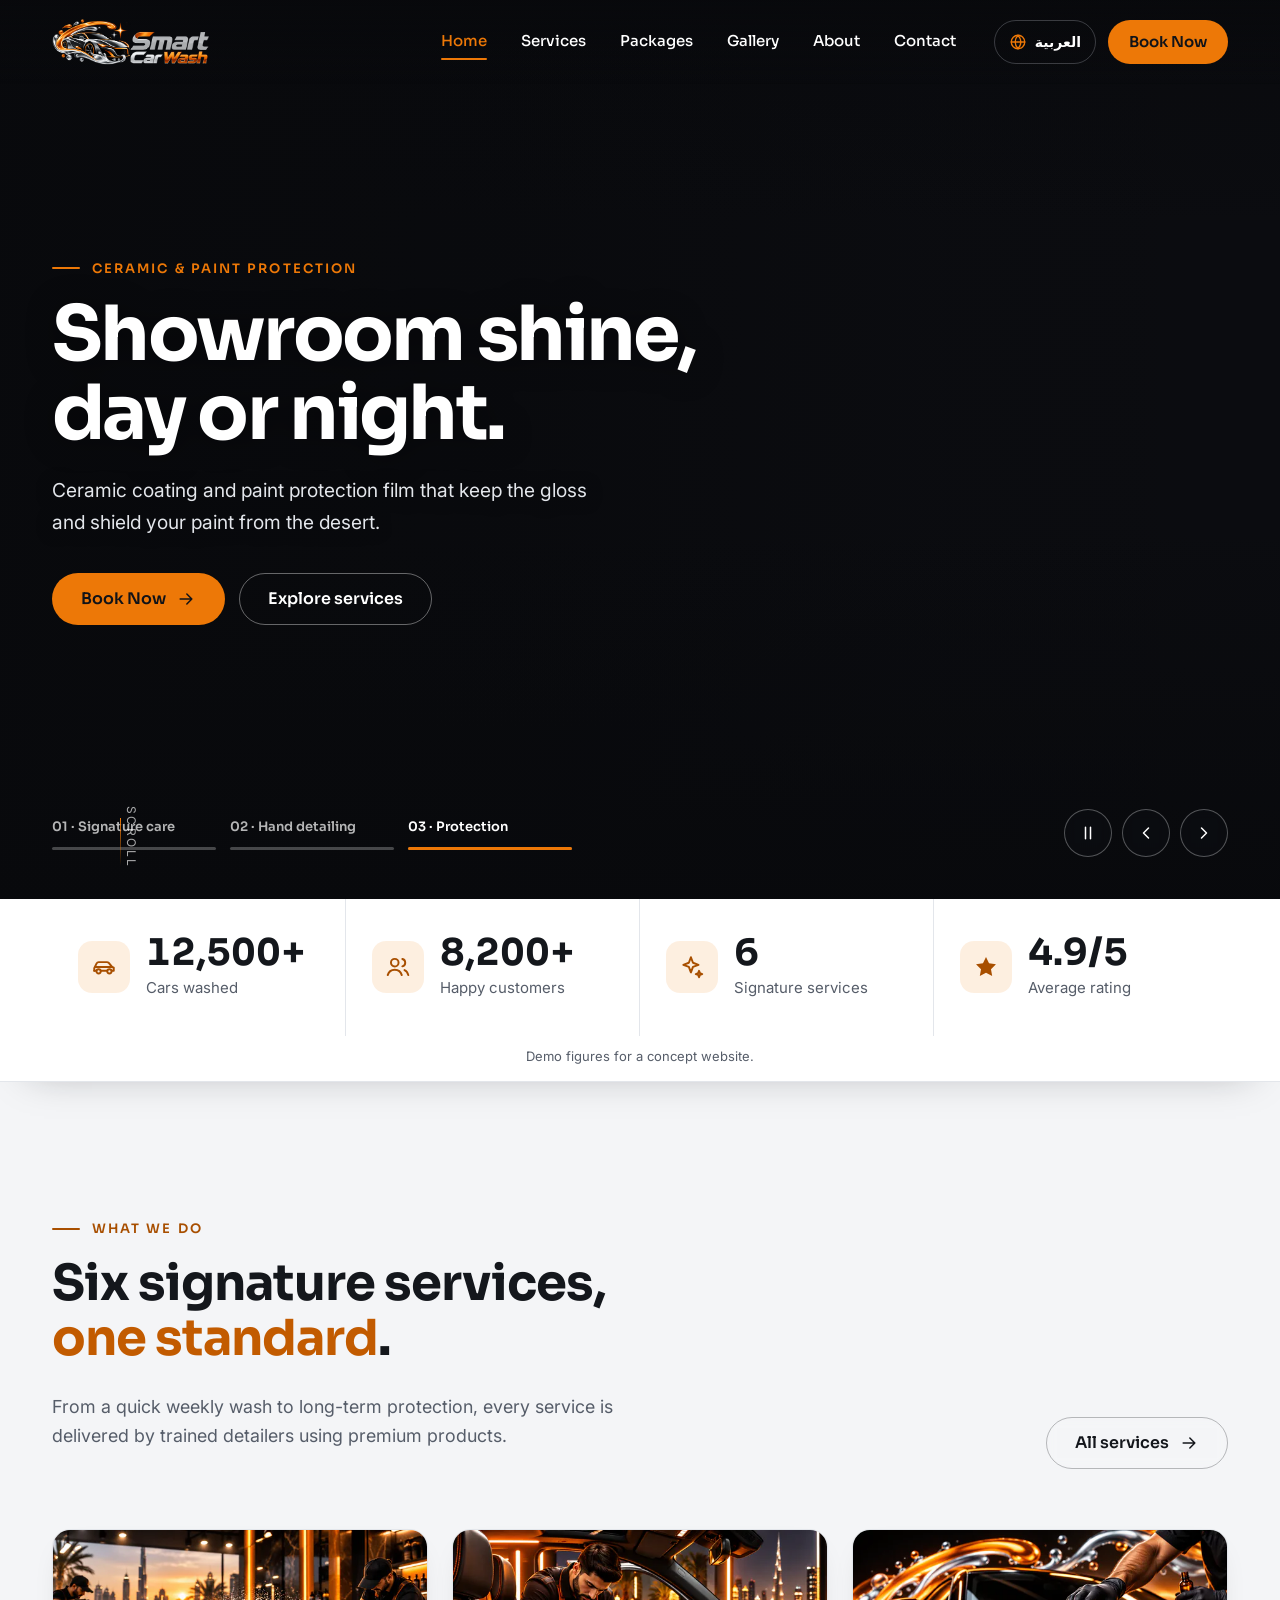
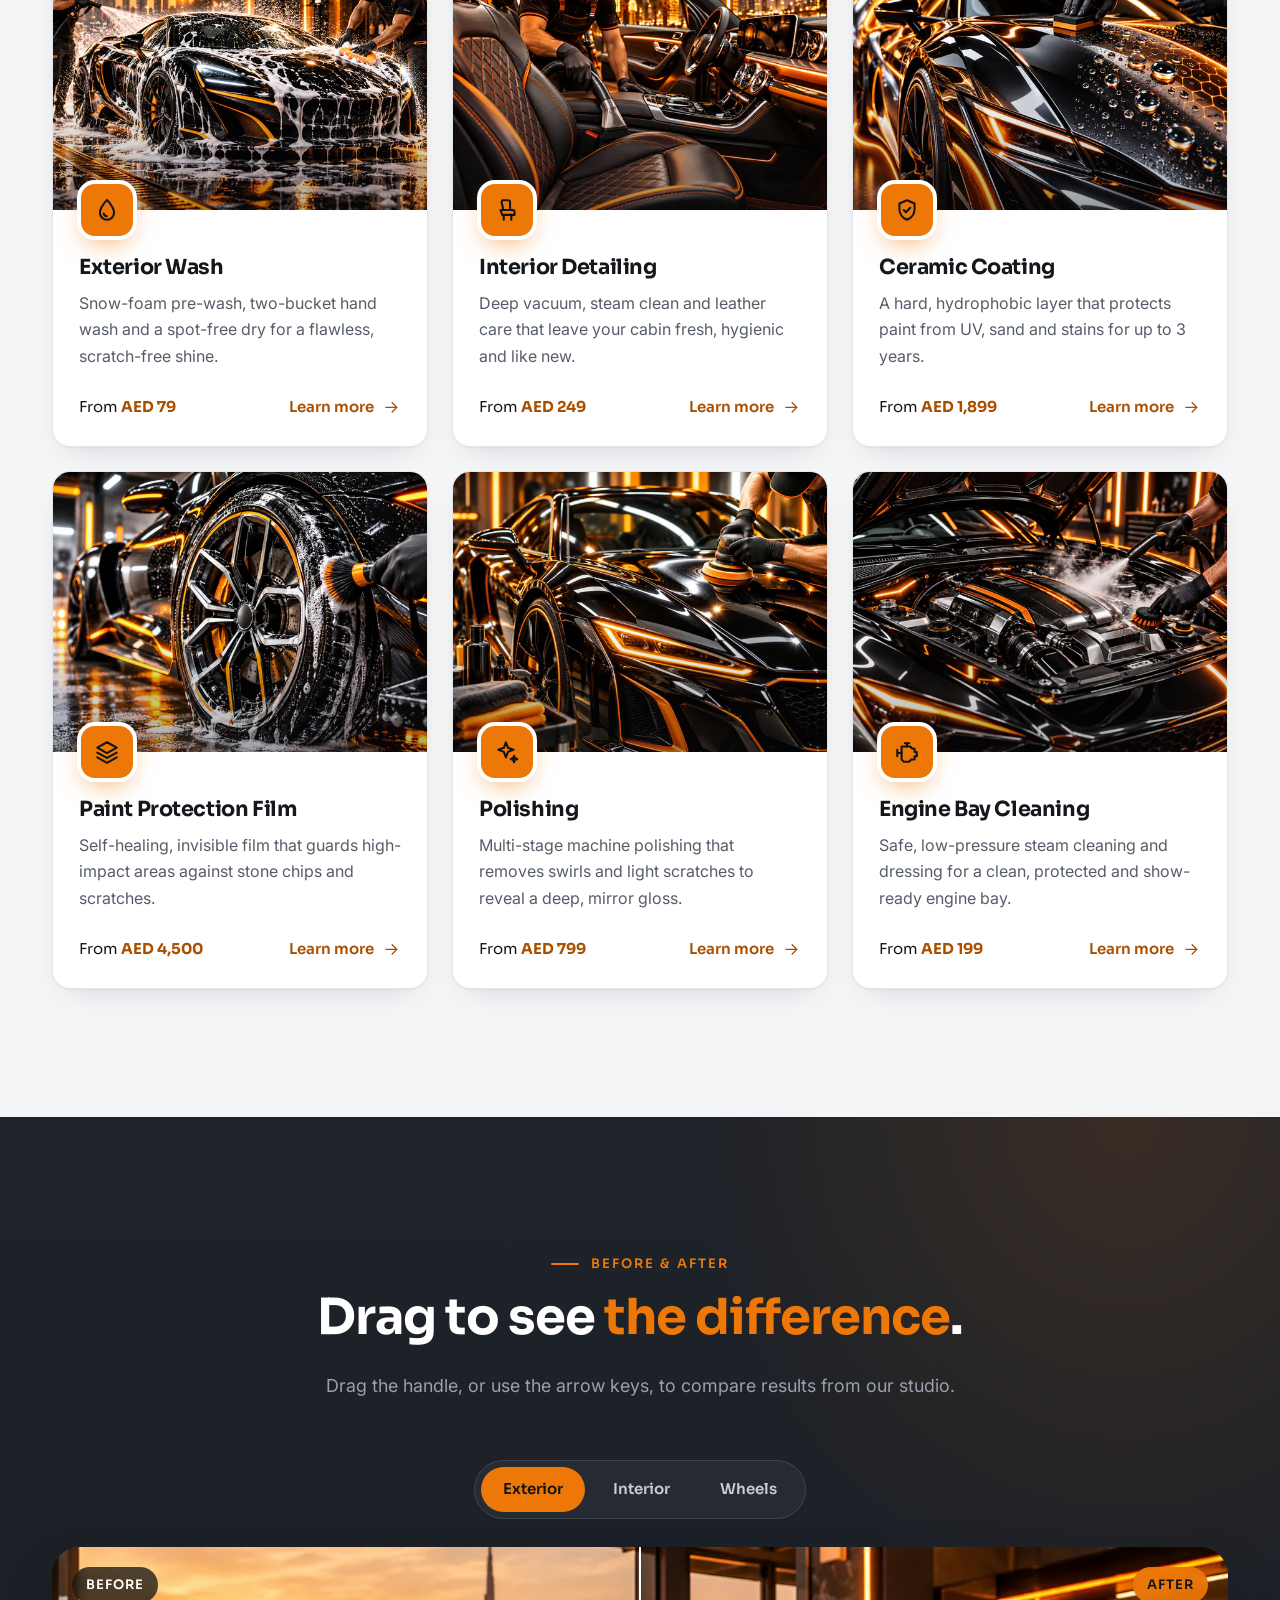
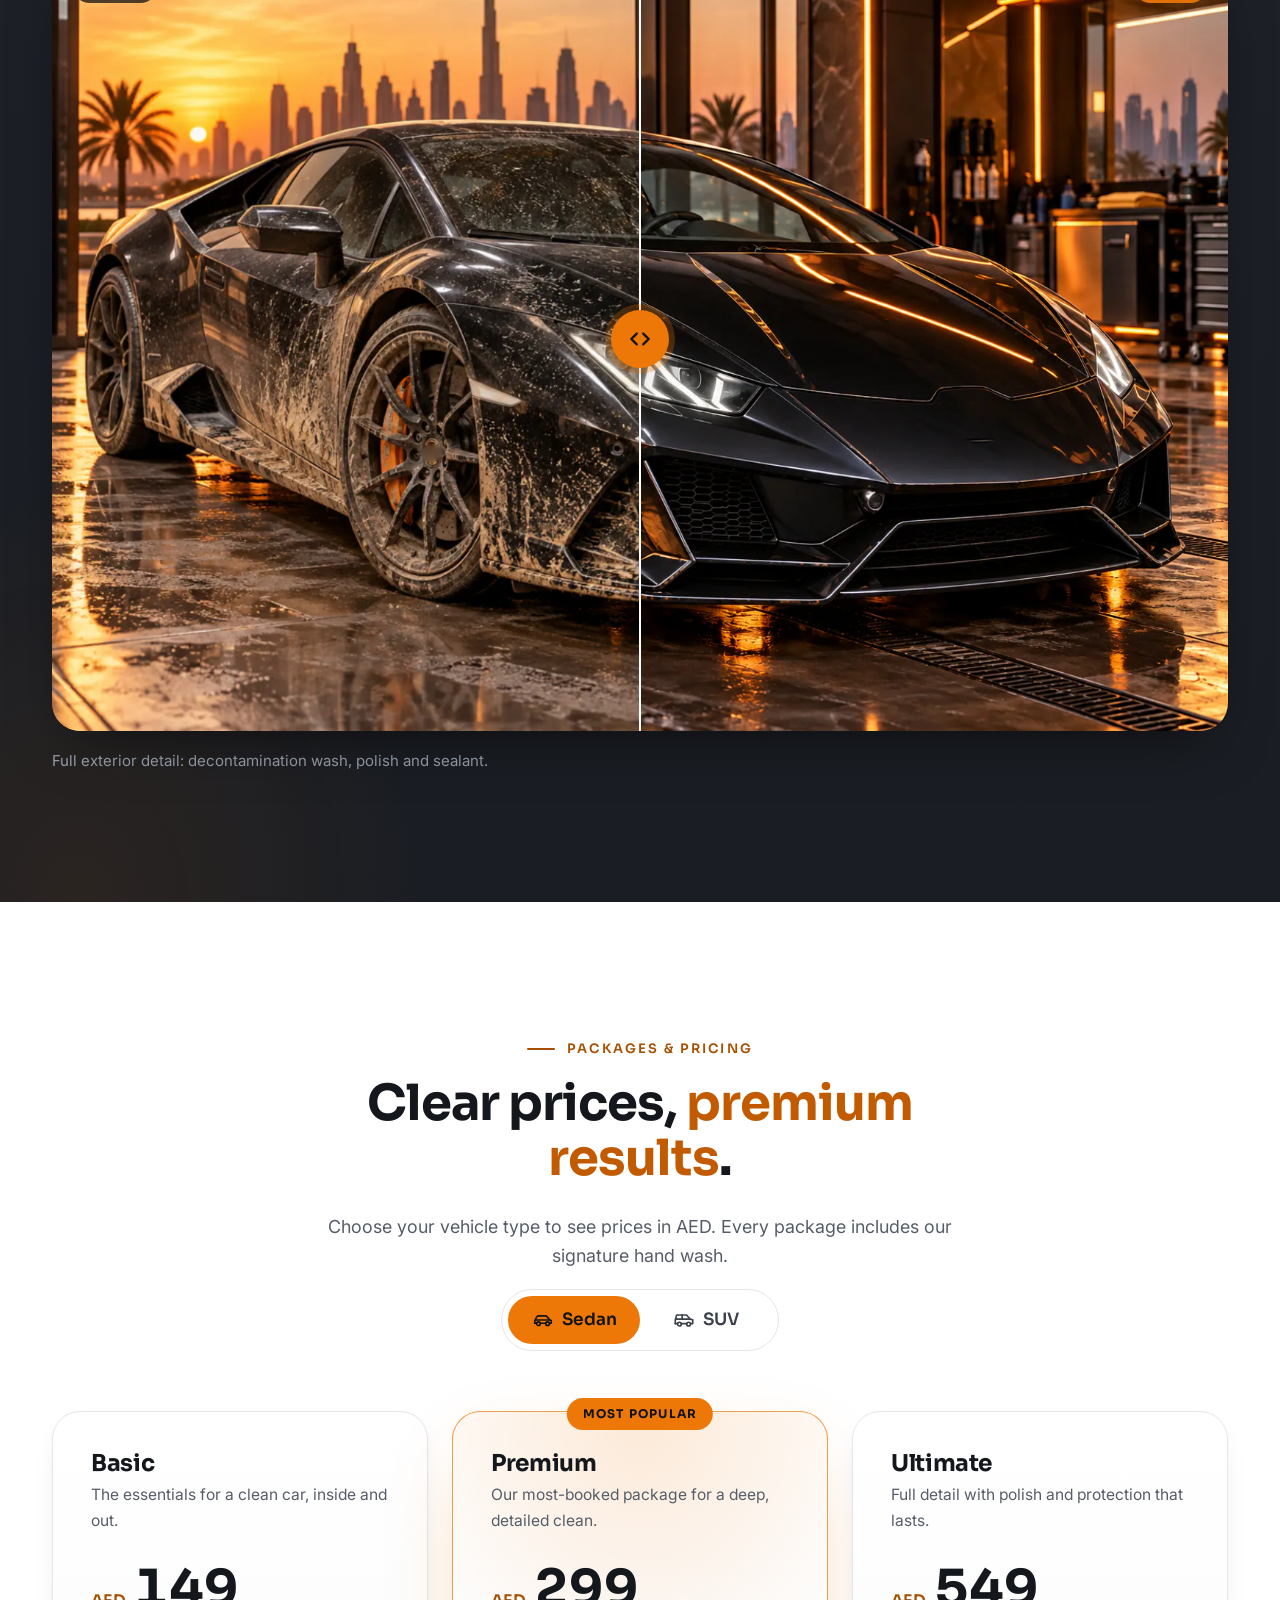
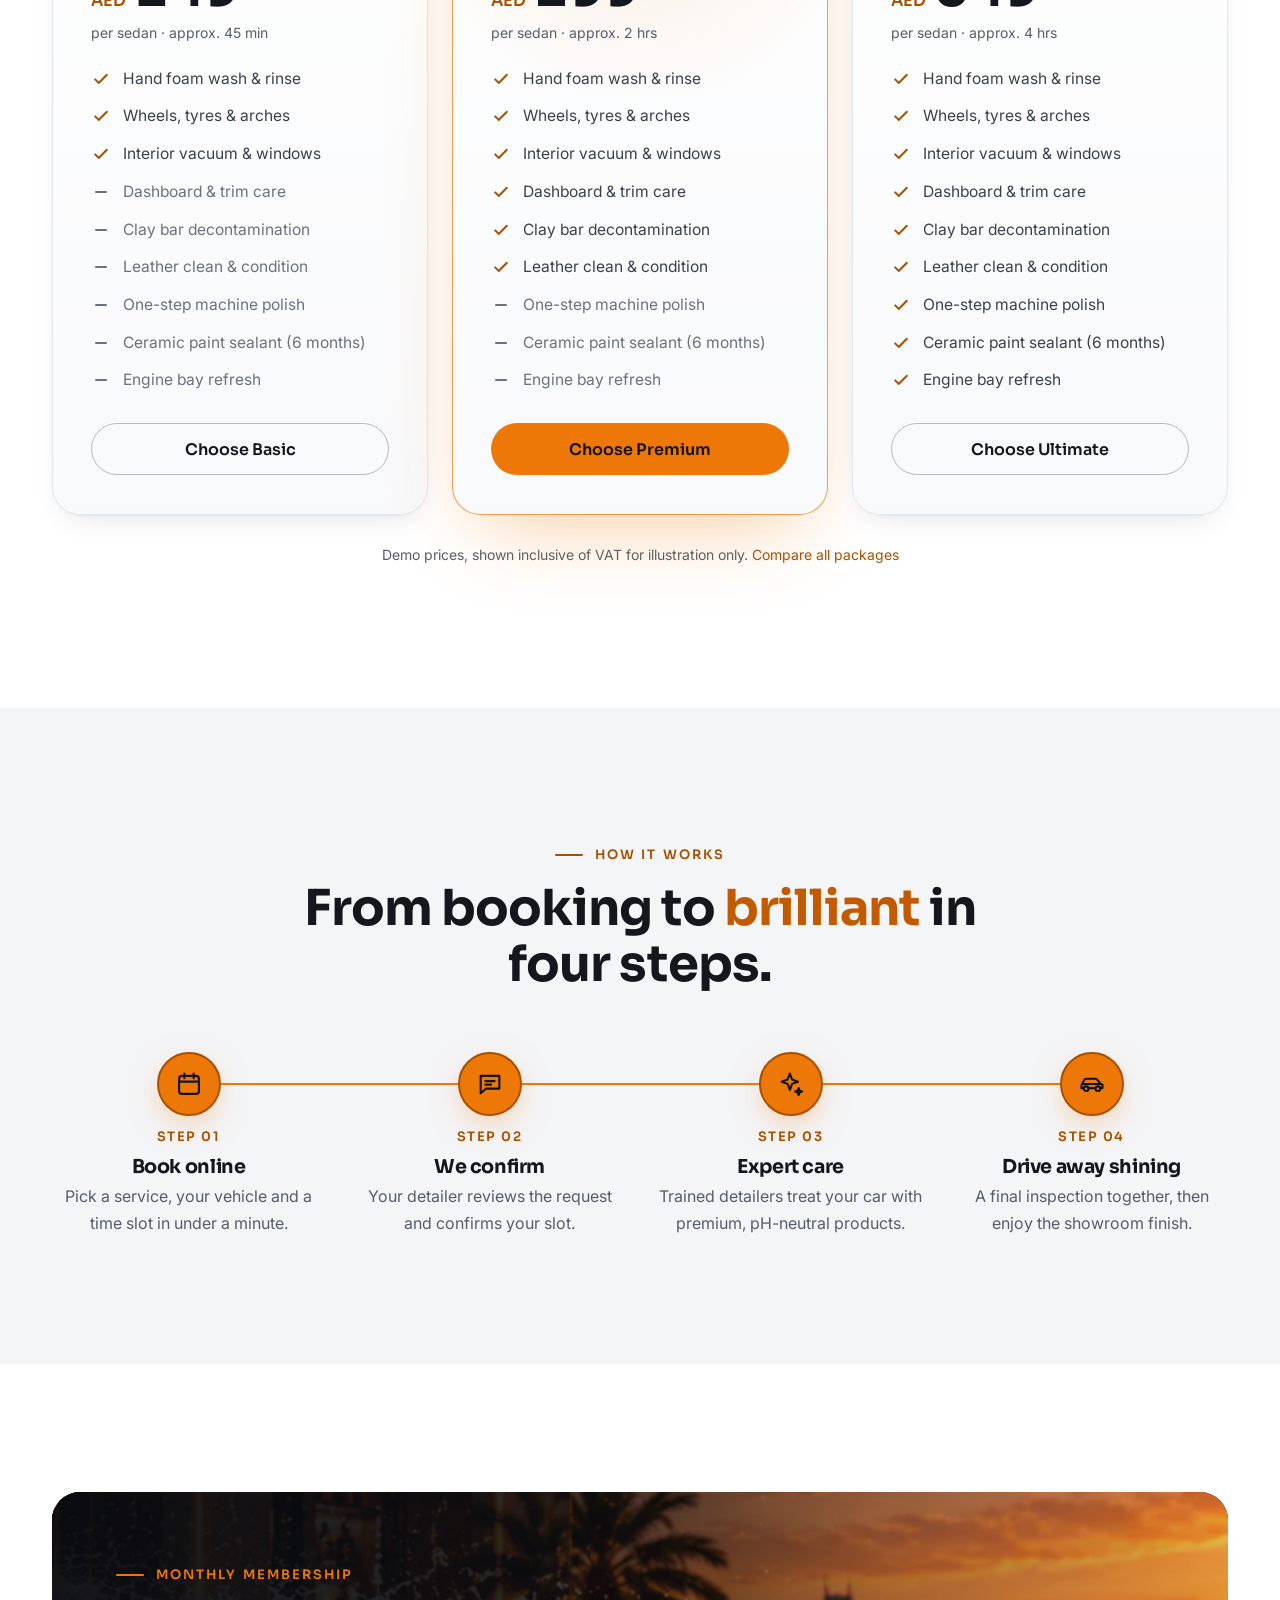
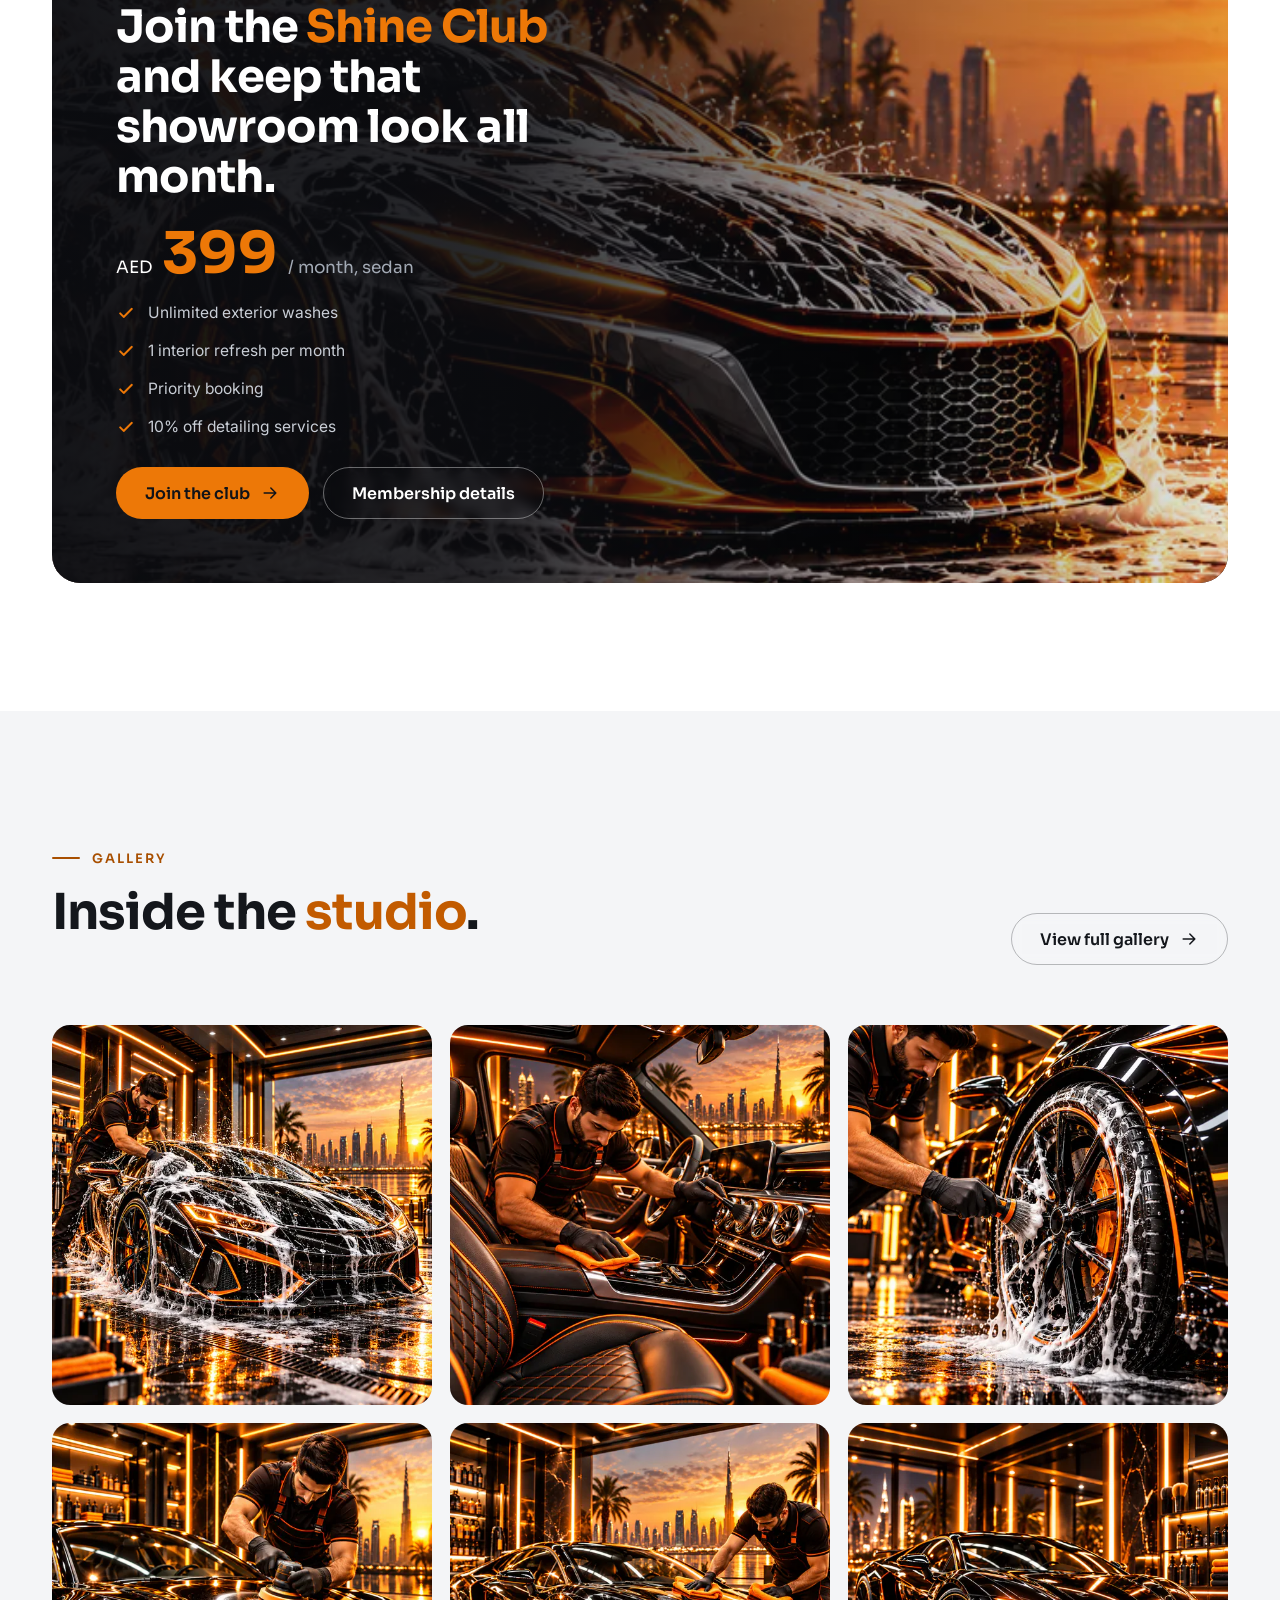
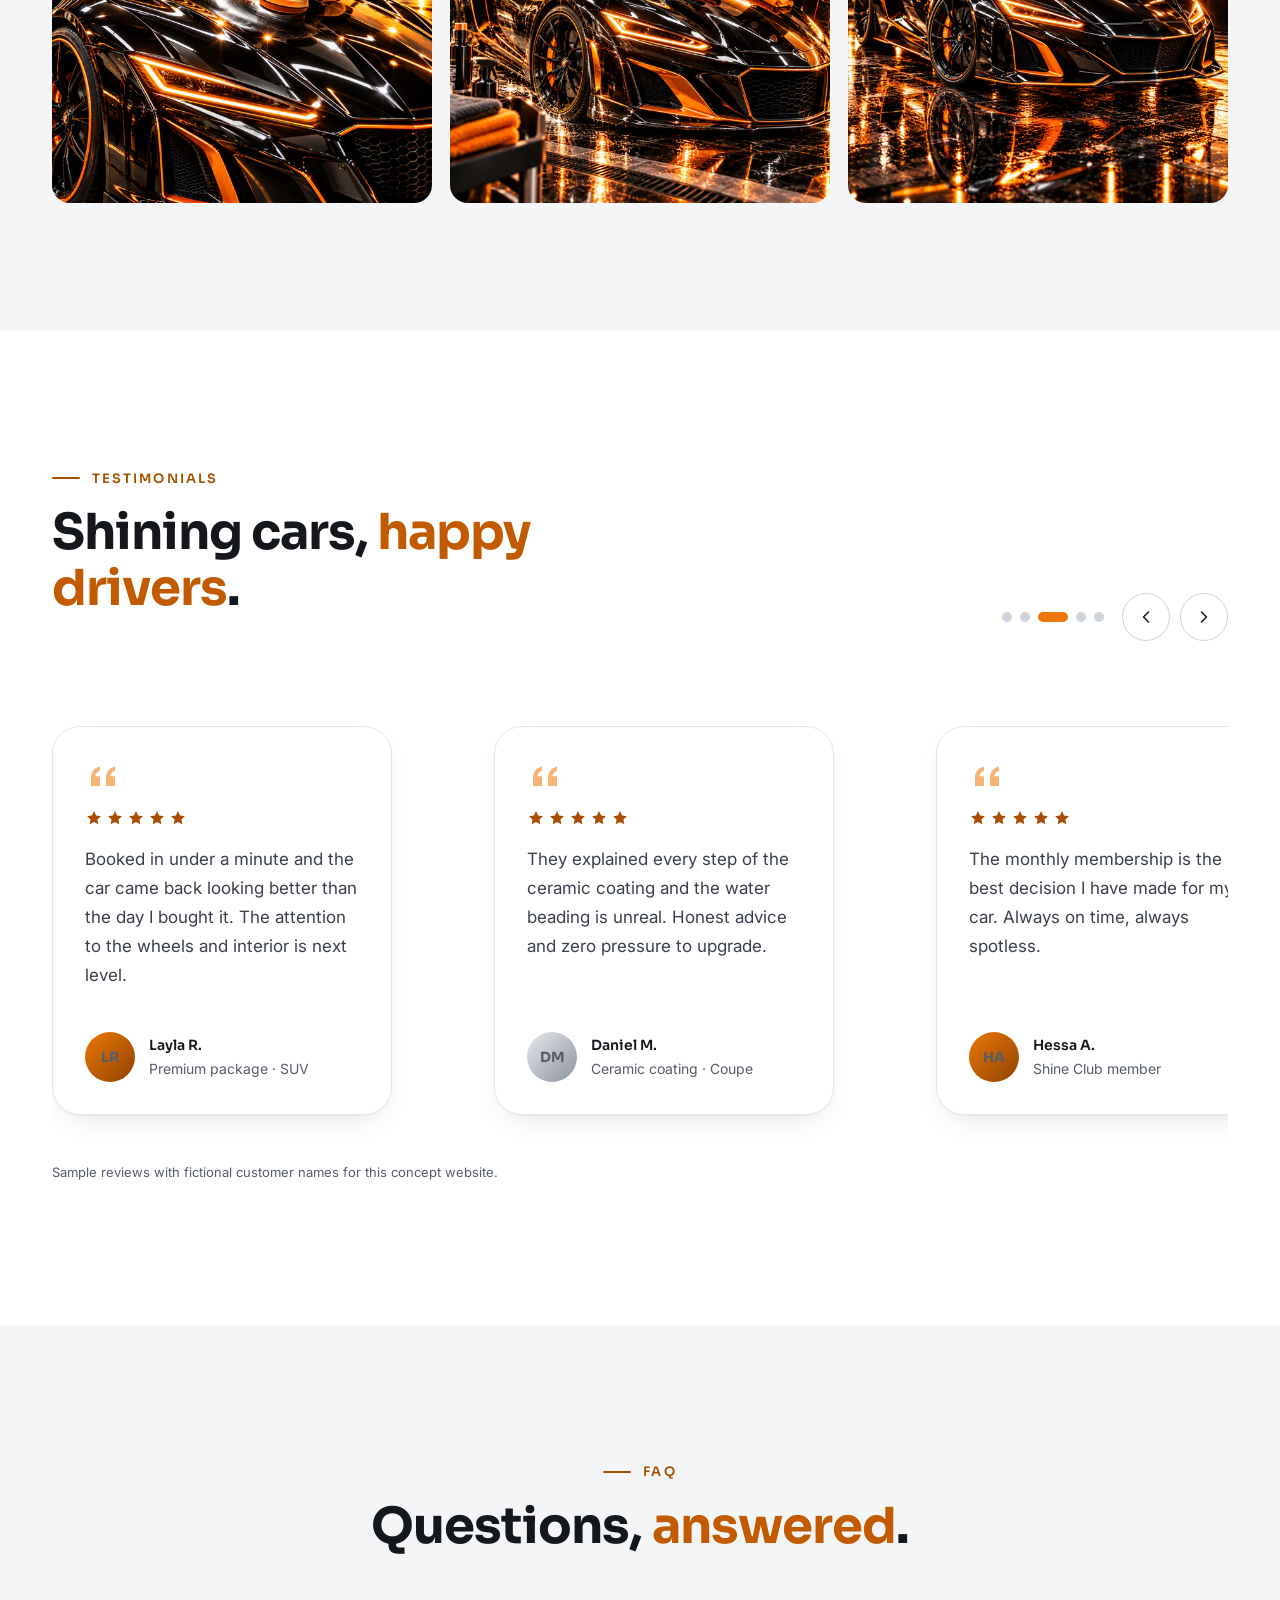
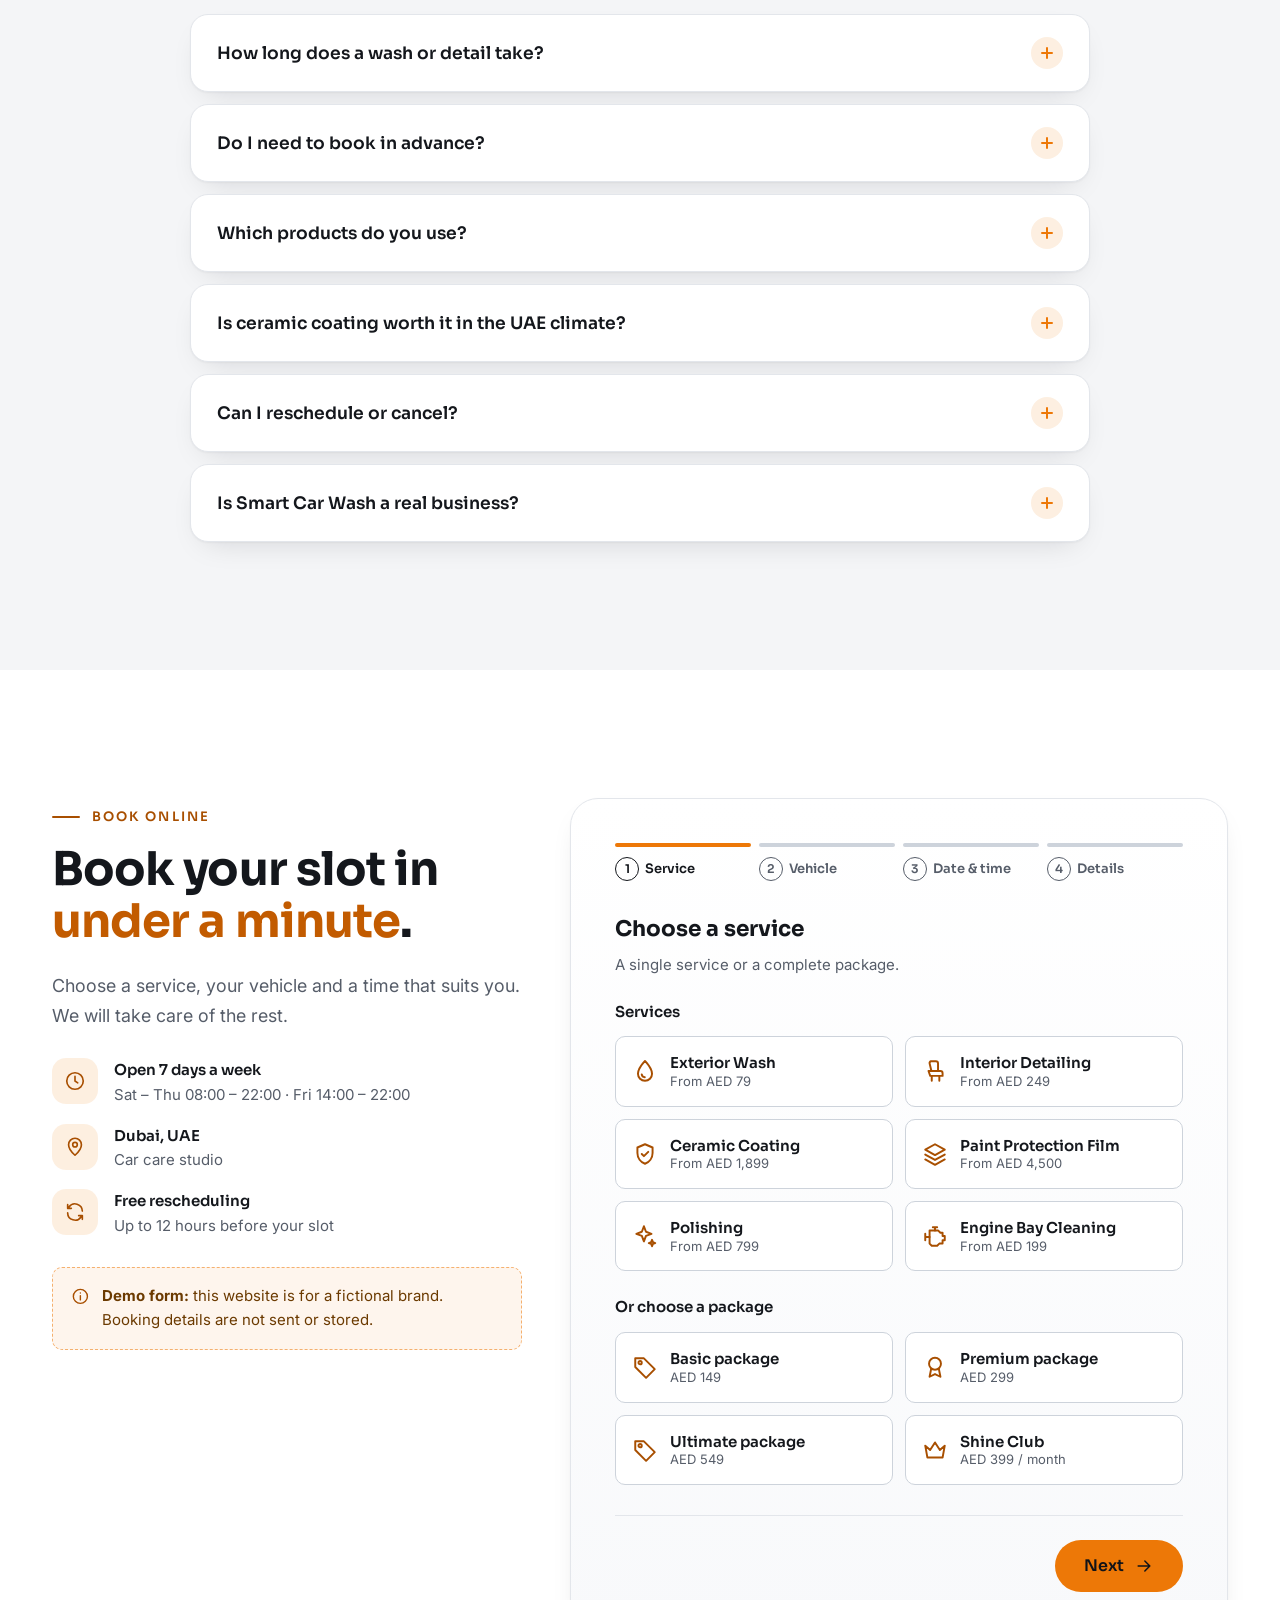
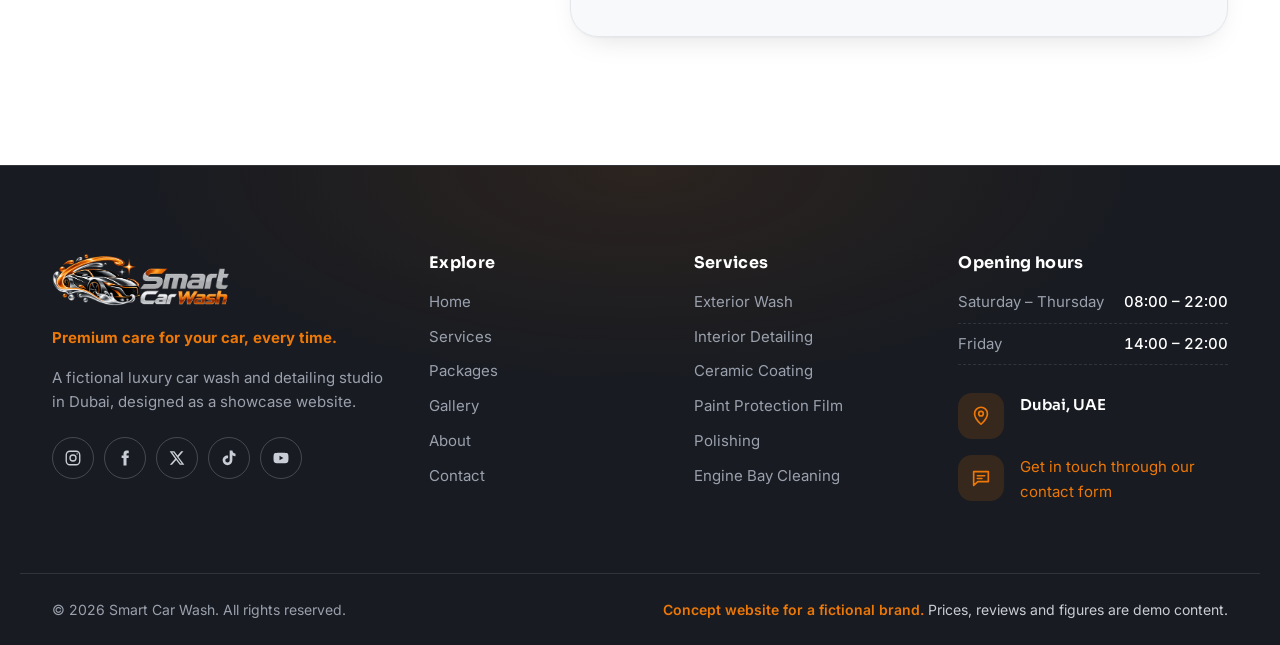
<file: index.html>
<!doctype html>
<html lang="en" dir="ltr" class="no-js">
<head>
  <meta charset="utf-8">
  <meta name="viewport" content="width=device-width, initial-scale=1">
  <title>Smart Car Wash | Premium Car Wash &amp; Detailing in Dubai</title>
  <meta name="description" content="Luxury hand wash, interior detailing, ceramic coating and paint protection in Dubai. Book online in under a minute. Concept website for a fictional brand.">
  <link rel="canonical" href="https://shahinalambd.github.io/smart-car-wash-website/">
  <link rel="alternate" hreflang="en" href="https://shahinalambd.github.io/smart-car-wash-website/">
  <link rel="alternate" hreflang="ar" href="https://shahinalambd.github.io/smart-car-wash-website/ar/">
  <link rel="alternate" hreflang="x-default" href="https://shahinalambd.github.io/smart-car-wash-website/">
  <meta name="theme-color" content="#111318">
  <meta name="color-scheme" content="dark">
  <meta property="og:type" content="website">
  <meta property="og:url" content="https://shahinalambd.github.io/smart-car-wash-website/">
  <meta property="og:site_name" content="Smart Car Wash">
  <meta property="og:title" content="Smart Car Wash | Premium Car Wash &amp; Detailing in Dubai">
  <meta property="og:description" content="Luxury hand wash, interior detailing, ceramic coating and paint protection in Dubai. Book online in under a minute. Concept website for a fictional brand.">
  <meta property="og:image" content="https://shahinalambd.github.io/smart-car-wash-website/images/optimized/og-image.jpg">
  <meta property="og:image:width" content="1200">
  <meta property="og:image:height" content="630">
  <meta property="og:image:alt" content="Smart Car Wash logo over a black sports car in a Dubai studio">
  <meta property="og:locale" content="en_US">
  <meta property="og:locale:alternate" content="ar_AE">
  <meta name="twitter:card" content="summary_large_image">
  <meta name="twitter:image" content="https://shahinalambd.github.io/smart-car-wash-website/images/optimized/og-image.jpg">
  <link rel="icon" href="favicon.ico" sizes="32x32">
  <link rel="icon" href="images/optimized/brand/favicon.svg" type="image/svg+xml">
  <link rel="apple-touch-icon" href="images/optimized/brand/apple-touch-icon.png">
  <link rel="preconnect" href="https://fonts.googleapis.com">
  <link rel="preconnect" href="https://fonts.gstatic.com" crossorigin>
  <link rel="stylesheet" href="https://fonts.googleapis.com/css2?family=Inter:wght@400;500;600&family=Sora:wght@500;600;700;800&display=swap">
  <link rel="stylesheet" href="assets/css/style.css">
  <link rel="preload" as="image" type="image/webp" href="images/optimized/hero/hero-1-mobile.webp" media="(max-width: 767px)">
  <link rel="preload" as="image" type="image/webp" imagesrcset="images/optimized/hero/hero-1-desktop-1440.webp 1440w, images/optimized/hero/hero-1-desktop.webp 2400w" imagesizes="100vw" media="(min-width: 768px)">
  <script>document.documentElement.classList.replace('no-js','js');window.SCW_ICONS='assets/icons.svg';</script>
  <script src="assets/js/main.js" defer></script>
</head>
<body>
  <a class="skip-link" href="#main">Skip to content</a>
  <header class="site-header">
    <div class="container header-inner">
      <a class="brand" href="index.html"><img src="images/optimized/brand/logo-light-480.png" srcset="images/optimized/brand/logo-light-480.png 1x, images/optimized/brand/logo-light-960.png 2x" width="157" height="46" alt="Smart Car Wash"></a>
      <nav class="main-nav" aria-label="Main"><ul><li><a href="index.html" aria-current="page">Home</a></li><li><a href="services.html">Services</a></li><li><a href="packages.html">Packages</a></li><li><a href="gallery.html">Gallery</a></li><li><a href="about.html">About</a></li><li><a href="booking.html">Contact</a></li></ul></nav>
      <div class="header-actions">
        <a class="lang-switch" href="ar/index.html" hreflang="ar" lang="ar" aria-label="اقرأ هذه الصفحة بالعربية"><svg class="icon" aria-hidden="true" focusable="false"><use href="assets/icons.svg#i-globe"/></svg><span>العربية</span></a>
        <a class="btn btn-primary btn-sm btn-book" href="#book">Book Now</a>
        <button class="menu-toggle" type="button" aria-expanded="false" aria-controls="mobile-menu" aria-label="Open menu" data-label-open="Open menu" data-label-close="Close menu"><span></span><span></span><span></span></button>
      </div>
    </div>
  </header>
  <div class="mobile-menu" id="mobile-menu" aria-hidden="true">
    <nav aria-label="Mobile"><ul><li style="--i:0"><a href="index.html" aria-current="page">Home <svg class="icon flip" aria-hidden="true" focusable="false"><use href="assets/icons.svg#i-arrow"/></svg></a></li><li style="--i:1"><a href="services.html">Services <svg class="icon flip" aria-hidden="true" focusable="false"><use href="assets/icons.svg#i-arrow"/></svg></a></li><li style="--i:2"><a href="packages.html">Packages <svg class="icon flip" aria-hidden="true" focusable="false"><use href="assets/icons.svg#i-arrow"/></svg></a></li><li style="--i:3"><a href="gallery.html">Gallery <svg class="icon flip" aria-hidden="true" focusable="false"><use href="assets/icons.svg#i-arrow"/></svg></a></li><li style="--i:4"><a href="about.html">About <svg class="icon flip" aria-hidden="true" focusable="false"><use href="assets/icons.svg#i-arrow"/></svg></a></li><li style="--i:5"><a href="booking.html">Contact <svg class="icon flip" aria-hidden="true" focusable="false"><use href="assets/icons.svg#i-arrow"/></svg></a></li></ul></nav>
    <div class="mobile-menu__foot">
      <a class="btn btn-primary btn-block" href="#book">Book Now</a>
      <p>Open daily · Dubai, UAE</p>
    </div>
  </div>

  <main id="main" tabindex="-1">
    <section class="hero" data-hero aria-roledescription="carousel" aria-label="Featured services">
      <div class="hero-slide is-active" role="group" aria-roledescription="slide" aria-label="1 of 3">
        <div class="hero-media">
        <picture>
          <source media="(max-width: 767px)" type="image/webp" srcset="images/optimized/hero/hero-1-mobile.webp">
          <source media="(max-width: 767px)" srcset="images/optimized/hero/hero-1-mobile.jpg">
          <source type="image/webp" srcset="images/optimized/hero/hero-1-desktop-1440.webp 1440w, images/optimized/hero/hero-1-desktop.webp 2400w" sizes="100vw">
          <img src="images/optimized/hero/hero-1-desktop-1440.jpg" srcset="images/optimized/hero/hero-1-desktop-1440.jpg 1440w, images/optimized/hero/hero-1-desktop.jpg 2400w" sizes="100vw" alt="Black sports car wrapped in a splash of water inside a Dubai detailing studio at sunset" width="2400" height="1200" loading="eager" fetchpriority="high" decoding="async">
        </picture>
        </div>
        <div class="container hero-content">
          <div class="hero-anim">
            <p class="eyebrow">Luxury car care · Dubai</p>
            <h1>Premium care for your car, every time.</h1>
            <p class="hero-text">Hand wash, detailing and long-lasting protection from a studio that treats every car like a showpiece.</p>
            <div class="btn-row">
              <a class="btn btn-primary" href="#book">Book Now <svg class="icon icon--arrow flip" aria-hidden="true" focusable="false"><use href="assets/icons.svg#i-arrow"/></svg></a>
              <a class="btn btn-ghost" href="services.html">Explore services</a>
            </div>
          </div>
        </div>
      </div>
      <div class="hero-slide" role="group" aria-roledescription="slide" aria-label="2 of 3" aria-hidden="true">
        <div class="hero-media">
        <picture>
          <source media="(max-width: 767px)" type="image/webp" data-srcset="images/optimized/hero/hero-2-mobile.webp">
          <source media="(max-width: 767px)" data-srcset="images/optimized/hero/hero-2-mobile.jpg">
          <source type="image/webp" data-srcset="images/optimized/hero/hero-2-desktop-1440.webp 1440w, images/optimized/hero/hero-2-desktop.webp 2400w" sizes="100vw">
          <img src="[data-uri]" data-src="images/optimized/hero/hero-2-desktop-1440.jpg" data-srcset="images/optimized/hero/hero-2-desktop-1440.jpg 1440w, images/optimized/hero/hero-2-desktop.jpg 2400w" sizes="100vw" alt="Gloved hand washing a glossy black sports car with thick foam" width="2400" height="1200" fetchpriority="low" decoding="async">
        </picture>
        </div>
        <div class="container hero-content">
          <div class="hero-anim">
            <p class="eyebrow">Hand-finished detailing</p>
            <p class="h1" role="heading" aria-level="2">Detail you can see, down to the last drop.</p>
            <p class="hero-text">pH-neutral foam, two-bucket washing and soft microfibre for a swirl-free, mirror finish.</p>
            <div class="btn-row">
              <a class="btn btn-primary" href="#book">Book Now <svg class="icon icon--arrow flip" aria-hidden="true" focusable="false"><use href="assets/icons.svg#i-arrow"/></svg></a>
              <a class="btn btn-ghost" href="services.html">Explore services</a>
            </div>
          </div>
        </div>
      </div>
      <div class="hero-slide" role="group" aria-roledescription="slide" aria-label="3 of 3" aria-hidden="true">
        <div class="hero-media">
        <picture>
          <source media="(max-width: 767px)" type="image/webp" data-srcset="images/optimized/hero/hero-3-mobile.webp">
          <source media="(max-width: 767px)" data-srcset="images/optimized/hero/hero-3-mobile.jpg">
          <source type="image/webp" data-srcset="images/optimized/hero/hero-3-desktop-1440.webp 1440w, images/optimized/hero/hero-3-desktop.webp 2400w" sizes="100vw">
          <img src="[data-uri]" data-src="images/optimized/hero/hero-3-desktop-1440.jpg" data-srcset="images/optimized/hero/hero-3-desktop-1440.jpg 1440w, images/optimized/hero/hero-3-desktop.jpg 2400w" sizes="100vw" alt="Freshly washed black sports car in front of the Dubai skyline at night" width="2400" height="1200" fetchpriority="low" decoding="async">
        </picture>
        </div>
        <div class="container hero-content">
          <div class="hero-anim">
            <p class="eyebrow">Ceramic & paint protection</p>
            <p class="h1" role="heading" aria-level="2">Showroom shine, day or night.</p>
            <p class="hero-text">Ceramic coating and paint protection film that keep the gloss and shield your paint from the desert.</p>
            <div class="btn-row">
              <a class="btn btn-primary" href="#book">Book Now <svg class="icon icon--arrow flip" aria-hidden="true" focusable="false"><use href="assets/icons.svg#i-arrow"/></svg></a>
              <a class="btn btn-ghost" href="services.html">Explore services</a>
            </div>
          </div>
        </div>
      </div>
      <div class="hero-controls">
        <div class="container">
          <div class="hero-dots"><button class="hero-dot" type="button" aria-label="Go to slide 1: Signature care" aria-current="true"><span class="label" aria-hidden="true">01 · Signature care</span><span class="bar"></span></button><button class="hero-dot" type="button" aria-label="Go to slide 2: Hand detailing" aria-current="false"><span class="label" aria-hidden="true">02 · Hand detailing</span><span class="bar"></span></button><button class="hero-dot" type="button" aria-label="Go to slide 3: Protection" aria-current="false"><span class="label" aria-hidden="true">03 · Protection</span><span class="bar"></span></button></div>
          <div class="hero-arrows">
            <button class="icon-btn hero-pause" type="button" aria-label="Pause slideshow" aria-pressed="false"><svg class="icon icon-pause" aria-hidden="true" focusable="false"><use href="assets/icons.svg#i-pause"/></svg><svg class="icon icon--fill icon-play" aria-hidden="true" focusable="false"><use href="assets/icons.svg#i-play"/></svg></button>
            <button class="icon-btn" type="button" data-hero-prev aria-label="Previous slide"><svg class="icon flip" aria-hidden="true" focusable="false"><use href="assets/icons.svg#i-chev-l"/></svg></button>
            <button class="icon-btn" type="button" data-hero-next aria-label="Next slide"><svg class="icon flip" aria-hidden="true" focusable="false"><use href="assets/icons.svg#i-chev-r"/></svg></button>
          </div>
        </div>
      </div>
      <span class="scroll-cue" aria-hidden="true">Scroll</span>
    </section>
    <section class="trust" aria-label="Our numbers (demo)">
      <div class="container">
        <ul>
          <li><span class="trust-icon"><svg class="icon" aria-hidden="true" focusable="false"><use href="assets/icons.svg#i-sedan"/></svg></span><div><span class="num" data-count="12500" data-suffix="+"><span class="num-val">12,500+</span></span><span class="label">Cars washed</span></div></li>
          <li><span class="trust-icon"><svg class="icon" aria-hidden="true" focusable="false"><use href="assets/icons.svg#i-users"/></svg></span><div><span class="num" data-count="8200" data-suffix="+"><span class="num-val">8,200+</span></span><span class="label">Happy customers</span></div></li>
          <li><span class="trust-icon"><svg class="icon" aria-hidden="true" focusable="false"><use href="assets/icons.svg#i-sparkle"/></svg></span><div><span class="num" data-count="6"><span class="num-val">6</span></span><span class="label">Signature services</span></div></li>
          <li><span class="trust-icon"><svg class="icon icon--fill" aria-hidden="true" focusable="false"><use href="assets/icons.svg#i-star"/></svg></span><div><span class="num" data-count="4.9" data-decimals="1" data-suffix="/5"><span class="num-val">4.9/5</span></span><span class="label">Average rating</span></div></li>
        </ul>
        <p class="trust-note">Demo figures for a concept website.</p>
      </div>
    </section>
    <section class="section section--grey" id="services" aria-labelledby="services-title">
      <div class="container">
        <div class="section-head section-head--split" data-reveal>
          <div>
            <p class="eyebrow">What we do</p>
            <h2 class="h2" id="services-title">Six signature services, <span class="accent">one standard</span>.</h2>
            <p class="lead">From a quick weekly wash to long-term protection, every service is delivered by trained detailers using premium products.</p>
          </div>
          <a class="btn btn-ghost" href="services.html">All services <svg class="icon icon--arrow flip" aria-hidden="true" focusable="false"><use href="assets/icons.svg#i-arrow"/></svg></a>
        </div>
        <div class="cards">
          <article class="card" data-reveal style="--d:0">
            <div class="card-top"><div class="card-media"><picture><source type="image/webp" srcset="images/optimized/services/service-exterior-wash-600.webp 600w, images/optimized/services/service-exterior-wash.webp 1200w" sizes="(min-width: 1100px) 400px, (min-width: 700px) 50vw, 100vw"><img src="images/optimized/services/service-exterior-wash-600.jpg" srcset="images/optimized/services/service-exterior-wash-600.jpg 600w, images/optimized/services/service-exterior-wash.jpg 1200w" sizes="(min-width: 1100px) 400px, (min-width: 700px) 50vw, 100vw" alt="Two detailers foam-washing a black sports car" width="1200" height="900" loading="lazy" decoding="async"></picture></div><span class="card-icon"><svg class="icon" aria-hidden="true" focusable="false"><use href="assets/icons.svg#i-droplet"/></svg></span></div>
            <div class="card-body">
              <h3><a class="stretched" href="services.html#exterior-wash">Exterior Wash</a></h3>
              <p>Snow-foam pre-wash, two-bucket hand wash and a spot-free dry for a flawless, scratch-free shine.</p>
              <div class="card-foot">
                <span class="card-price">From <b>AED 79</b></span>
                <span class="link-arrow" aria-hidden="true">Learn more <svg class="icon flip" aria-hidden="true" focusable="false"><use href="assets/icons.svg#i-arrow"/></svg></span>
              </div>
            </div>
          </article>
          <article class="card" data-reveal style="--d:1">
            <div class="card-top"><div class="card-media"><picture><source type="image/webp" srcset="images/optimized/services/service-interior-detailing-600.webp 600w, images/optimized/services/service-interior-detailing.webp 1200w" sizes="(min-width: 1100px) 400px, (min-width: 700px) 50vw, 100vw"><img src="images/optimized/services/service-interior-detailing-600.jpg" srcset="images/optimized/services/service-interior-detailing-600.jpg 600w, images/optimized/services/service-interior-detailing.jpg 1200w" sizes="(min-width: 1100px) 400px, (min-width: 700px) 50vw, 100vw" alt="Detailer vacuuming the leather seats of a luxury car" width="1200" height="900" loading="lazy" decoding="async"></picture></div><span class="card-icon"><svg class="icon" aria-hidden="true" focusable="false"><use href="assets/icons.svg#i-seat"/></svg></span></div>
            <div class="card-body">
              <h3><a class="stretched" href="services.html#interior-detailing">Interior Detailing</a></h3>
              <p>Deep vacuum, steam clean and leather care that leave your cabin fresh, hygienic and like new.</p>
              <div class="card-foot">
                <span class="card-price">From <b>AED 249</b></span>
                <span class="link-arrow" aria-hidden="true">Learn more <svg class="icon flip" aria-hidden="true" focusable="false"><use href="assets/icons.svg#i-arrow"/></svg></span>
              </div>
            </div>
          </article>
          <article class="card" data-reveal style="--d:2">
            <div class="card-top"><div class="card-media"><picture><source type="image/webp" srcset="images/optimized/services/service-ceramic-coating-600.webp 600w, images/optimized/services/service-ceramic-coating.webp 1200w" sizes="(min-width: 1100px) 400px, (min-width: 700px) 50vw, 100vw"><img src="images/optimized/services/service-ceramic-coating-600.jpg" srcset="images/optimized/services/service-ceramic-coating-600.jpg 600w, images/optimized/services/service-ceramic-coating.jpg 1200w" sizes="(min-width: 1100px) 400px, (min-width: 700px) 50vw, 100vw" alt="Ceramic coating applied to a black bonnet with water beading on the surface" width="1200" height="900" loading="lazy" decoding="async"></picture></div><span class="card-icon"><svg class="icon" aria-hidden="true" focusable="false"><use href="assets/icons.svg#i-shield"/></svg></span></div>
            <div class="card-body">
              <h3><a class="stretched" href="services.html#ceramic-coating">Ceramic Coating</a></h3>
              <p>A hard, hydrophobic layer that protects paint from UV, sand and stains for up to 3 years.</p>
              <div class="card-foot">
                <span class="card-price">From <b>AED 1,899</b></span>
                <span class="link-arrow" aria-hidden="true">Learn more <svg class="icon flip" aria-hidden="true" focusable="false"><use href="assets/icons.svg#i-arrow"/></svg></span>
              </div>
            </div>
          </article>
          <article class="card" data-reveal style="--d:0">
            <div class="card-top"><div class="card-media"><picture><source type="image/webp" srcset="images/optimized/services/service-wheel-cleaning-600.webp 600w, images/optimized/services/service-wheel-cleaning.webp 1200w" sizes="(min-width: 1100px) 400px, (min-width: 700px) 50vw, 100vw"><img src="images/optimized/services/service-wheel-cleaning-600.jpg" srcset="images/optimized/services/service-wheel-cleaning-600.jpg 600w, images/optimized/services/service-wheel-cleaning.jpg 1200w" sizes="(min-width: 1100px) 400px, (min-width: 700px) 50vw, 100vw" alt="Detailer cleaning a foam-covered alloy wheel with a brush" width="1200" height="900" loading="lazy" decoding="async"></picture></div><span class="card-icon"><svg class="icon" aria-hidden="true" focusable="false"><use href="assets/icons.svg#i-layers"/></svg></span></div>
            <div class="card-body">
              <h3><a class="stretched" href="services.html#paint-protection-film">Paint Protection Film</a></h3>
              <p>Self-healing, invisible film that guards high-impact areas against stone chips and scratches.</p>
              <div class="card-foot">
                <span class="card-price">From <b>AED 4,500</b></span>
                <span class="link-arrow" aria-hidden="true">Learn more <svg class="icon flip" aria-hidden="true" focusable="false"><use href="assets/icons.svg#i-arrow"/></svg></span>
              </div>
            </div>
          </article>
          <article class="card" data-reveal style="--d:1">
            <div class="card-top"><div class="card-media"><picture><source type="image/webp" srcset="images/optimized/services/service-polishing-600.webp 600w, images/optimized/services/service-polishing.webp 1200w" sizes="(min-width: 1100px) 400px, (min-width: 700px) 50vw, 100vw"><img src="images/optimized/services/service-polishing-600.jpg" srcset="images/optimized/services/service-polishing-600.jpg 600w, images/optimized/services/service-polishing.jpg 1200w" sizes="(min-width: 1100px) 400px, (min-width: 700px) 50vw, 100vw" alt="Machine polisher bringing a mirror finish to a black sports car" width="1200" height="900" loading="lazy" decoding="async"></picture></div><span class="card-icon"><svg class="icon" aria-hidden="true" focusable="false"><use href="assets/icons.svg#i-sparkle"/></svg></span></div>
            <div class="card-body">
              <h3><a class="stretched" href="services.html#polishing">Polishing</a></h3>
              <p>Multi-stage machine polishing that removes swirls and light scratches to reveal a deep, mirror gloss.</p>
              <div class="card-foot">
                <span class="card-price">From <b>AED 799</b></span>
                <span class="link-arrow" aria-hidden="true">Learn more <svg class="icon flip" aria-hidden="true" focusable="false"><use href="assets/icons.svg#i-arrow"/></svg></span>
              </div>
            </div>
          </article>
          <article class="card" data-reveal style="--d:2">
            <div class="card-top"><div class="card-media"><picture><source type="image/webp" srcset="images/optimized/services/service-engine-bay-600.webp 600w, images/optimized/services/service-engine-bay.webp 1200w" sizes="(min-width: 1100px) 400px, (min-width: 700px) 50vw, 100vw"><img src="images/optimized/services/service-engine-bay-600.jpg" srcset="images/optimized/services/service-engine-bay-600.jpg 600w, images/optimized/services/service-engine-bay.jpg 1200w" sizes="(min-width: 1100px) 400px, (min-width: 700px) 50vw, 100vw" alt="Engine bay being steam-cleaned with a detailing brush" width="1200" height="900" loading="lazy" decoding="async"></picture></div><span class="card-icon"><svg class="icon" aria-hidden="true" focusable="false"><use href="assets/icons.svg#i-engine"/></svg></span></div>
            <div class="card-body">
              <h3><a class="stretched" href="services.html#engine-bay">Engine Bay Cleaning</a></h3>
              <p>Safe, low-pressure steam cleaning and dressing for a clean, protected and show-ready engine bay.</p>
              <div class="card-foot">
                <span class="card-price">From <b>AED 199</b></span>
                <span class="link-arrow" aria-hidden="true">Learn more <svg class="icon flip" aria-hidden="true" focusable="false"><use href="assets/icons.svg#i-arrow"/></svg></span>
              </div>
            </div>
          </article>
        </div>
      </div>
    </section>
    <section class="section section--dark" id="results" aria-labelledby="results-title">
      <div class="container">
        <div class="section-head section-head--center" data-reveal>
          <p class="eyebrow">Before & after</p>
          <h2 class="h2" id="results-title">Drag to see <span class="accent">the difference</span>.</h2>
          <p class="lead">Drag the handle, or use the arrow keys, to compare results from our studio.</p>
        </div>
        <div data-reveal>
          <div style="text-align:center"><div class="ba-tabs" role="tablist" aria-label="Comparison examples"><button class="ba-tab" type="button" role="tab" id="results-tab-suv" aria-controls="results-panel-suv" aria-selected="true">Exterior</button><button class="ba-tab" type="button" role="tab" id="results-tab-interior" aria-controls="results-panel-interior" aria-selected="false" tabindex="-1">Interior</button><button class="ba-tab" type="button" role="tab" id="results-tab-wheel" aria-controls="results-panel-wheel" aria-selected="false" tabindex="-1">Wheels</button></div></div>

          <div class="ba-panel" role="tabpanel" id="results-panel-suv" aria-labelledby="results-tab-suv">
            <div class="ba">
              <picture class="ba-after"><source type="image/webp" srcset="images/optimized/before-after/after-suv-800.webp 800w, images/optimized/before-after/after-suv.webp 1600w" sizes="(min-width: 1240px) 1180px, 100vw"><img src="images/optimized/before-after/after-suv-800.jpg" srcset="images/optimized/before-after/after-suv-800.jpg 800w, images/optimized/before-after/after-suv.jpg 1600w" sizes="(min-width: 1240px) 1180px, 100vw" alt="The same sports car with a deep gloss after exterior detailing" width="1600" height="1067" loading="lazy" decoding="async"></picture>
              <picture class="ba-before"><source type="image/webp" srcset="images/optimized/before-after/before-suv-800.webp 800w, images/optimized/before-after/before-suv.webp 1600w" sizes="(min-width: 1240px) 1180px, 100vw"><img src="images/optimized/before-after/before-suv-800.jpg" srcset="images/optimized/before-after/before-suv-800.jpg 800w, images/optimized/before-after/before-suv.jpg 1600w" sizes="(min-width: 1240px) 1180px, 100vw" alt="Sports car covered in dust and grime before cleaning" width="1600" height="1067" loading="lazy" decoding="async"></picture>
              <span class="ba-label ba-label--before" aria-hidden="true">Before</span>
              <span class="ba-label ba-label--after" aria-hidden="true">After</span>
              <div class="ba-handle" aria-hidden="true"><span class="ba-knob"><svg class="icon" aria-hidden="true" focusable="false"><use href="assets/icons.svg#i-arrows-h"/></svg></span></div>
              <input type="range" min="0" max="100" value="50" aria-label="Before and after comparison: Exterior">
            </div>
            <p class="ba-caption">Full exterior detail: decontamination wash, polish and sealant.</p>
          </div>
          <div class="ba-panel" role="tabpanel" id="results-panel-interior" aria-labelledby="results-tab-interior" hidden>
            <div class="ba">
              <picture class="ba-after"><source type="image/webp" srcset="images/optimized/before-after/after-interior-800.webp 800w, images/optimized/before-after/after-interior.webp 1600w" sizes="(min-width: 1240px) 1180px, 100vw"><img src="images/optimized/before-after/after-interior-800.jpg" srcset="images/optimized/before-after/after-interior-800.jpg 800w, images/optimized/before-after/after-interior.jpg 1600w" sizes="(min-width: 1240px) 1180px, 100vw" alt="The same interior clean and conditioned after detailing" width="1600" height="1067" loading="lazy" decoding="async"></picture>
              <picture class="ba-before"><source type="image/webp" srcset="images/optimized/before-after/before-interior-800.webp 800w, images/optimized/before-after/before-interior.webp 1600w" sizes="(min-width: 1240px) 1180px, 100vw"><img src="images/optimized/before-after/before-interior-800.jpg" srcset="images/optimized/before-after/before-interior-800.jpg 800w, images/optimized/before-after/before-interior.jpg 1600w" sizes="(min-width: 1240px) 1180px, 100vw" alt="Dusty car interior with dirty seats and dashboard before detailing" width="1600" height="1067" loading="lazy" decoding="async"></picture>
              <span class="ba-label ba-label--before" aria-hidden="true">Before</span>
              <span class="ba-label ba-label--after" aria-hidden="true">After</span>
              <div class="ba-handle" aria-hidden="true"><span class="ba-knob"><svg class="icon" aria-hidden="true" focusable="false"><use href="assets/icons.svg#i-arrows-h"/></svg></span></div>
              <input type="range" min="0" max="100" value="50" aria-label="Before and after comparison: Interior">
            </div>
            <p class="ba-caption">Interior detailing: deep vacuum, steam clean and leather care.</p>
          </div>
          <div class="ba-panel" role="tabpanel" id="results-panel-wheel" aria-labelledby="results-tab-wheel" hidden>
            <div class="ba">
              <picture class="ba-after"><source type="image/webp" srcset="images/optimized/before-after/after-wheel-800.webp 800w, images/optimized/before-after/after-wheel.webp 1600w" sizes="(min-width: 1240px) 1180px, 100vw"><img src="images/optimized/before-after/after-wheel-800.jpg" srcset="images/optimized/before-after/after-wheel-800.jpg 800w, images/optimized/before-after/after-wheel.jpg 1600w" sizes="(min-width: 1240px) 1180px, 100vw" alt="The same wheel clean and glossy after cleaning" width="1600" height="1067" loading="lazy" decoding="async"></picture>
              <picture class="ba-before"><source type="image/webp" srcset="images/optimized/before-after/before-wheel-800.webp 800w, images/optimized/before-after/before-wheel.webp 1600w" sizes="(min-width: 1240px) 1180px, 100vw"><img src="images/optimized/before-after/before-wheel-800.jpg" srcset="images/optimized/before-after/before-wheel-800.jpg 800w, images/optimized/before-after/before-wheel.jpg 1600w" sizes="(min-width: 1240px) 1180px, 100vw" alt="Alloy wheel covered in brake dust and mud before cleaning" width="1600" height="1067" loading="lazy" decoding="async"></picture>
              <span class="ba-label ba-label--before" aria-hidden="true">Before</span>
              <span class="ba-label ba-label--after" aria-hidden="true">After</span>
              <div class="ba-handle" aria-hidden="true"><span class="ba-knob"><svg class="icon" aria-hidden="true" focusable="false"><use href="assets/icons.svg#i-arrows-h"/></svg></span></div>
              <input type="range" min="0" max="100" value="50" aria-label="Before and after comparison: Wheels">
            </div>
            <p class="ba-caption">Wheel deep-clean: iron fallout remover, soft brushes and a protective coat.</p>
          </div>
        </div>
      </div>
    </section>
    <section class="section section--white" id="packages" aria-labelledby="packages-title">
      <div class="container">
        <div class="section-head section-head--center" data-reveal>
          <p class="eyebrow">Packages & pricing</p>
          <h2 class="h2" id="packages-title">Clear prices, <span class="accent">premium results</span>.</h2>
          <p class="lead">Choose your vehicle type to see prices in AED. Every package includes our signature hand wash.</p>

          <div class="price-toggle" data-price-toggle="plans-packages" data-active="sedan" role="group" aria-label="Vehicle type">
            <button type="button" data-vehicle="sedan" aria-pressed="true"><svg class="icon" aria-hidden="true" focusable="false"><use href="assets/icons.svg#i-sedan"/></svg> Sedan</button>
            <button type="button" data-vehicle="suv" aria-pressed="false"><svg class="icon" aria-hidden="true" focusable="false"><use href="assets/icons.svg#i-suv"/></svg> SUV</button>
          </div>
        </div>
        <div class="pricing" id="plans-packages">
          <article class="plan" data-reveal style="--d:0">

            <h3>Basic</h3>
            <p class="plan-desc">The essentials for a clean car, inside and out.</p>
            <p class="plan-price"><span class="cur">AED</span> <span class="amount" data-sedan="149" data-suv="179">149</span></p>
            <p class="plan-meta"><span data-sedan="per sedan" data-suv="per SUV / 4x4">per sedan</span> · approx. 45 min</p>
            <ul class="check-list"><li><svg class="icon" aria-hidden="true" focusable="false"><use href="assets/icons.svg#i-check"/></svg><span>Hand foam wash & rinse</span></li><li><svg class="icon" aria-hidden="true" focusable="false"><use href="assets/icons.svg#i-check"/></svg><span>Wheels, tyres & arches</span></li><li><svg class="icon" aria-hidden="true" focusable="false"><use href="assets/icons.svg#i-check"/></svg><span>Interior vacuum & windows</span></li><li class="is-off"><svg class="icon" aria-hidden="true" focusable="false"><use href="assets/icons.svg#i-minus"/></svg><span>Dashboard & trim care<span class="sr-only"> (not included)</span></span></li><li class="is-off"><svg class="icon" aria-hidden="true" focusable="false"><use href="assets/icons.svg#i-minus"/></svg><span>Clay bar decontamination<span class="sr-only"> (not included)</span></span></li><li class="is-off"><svg class="icon" aria-hidden="true" focusable="false"><use href="assets/icons.svg#i-minus"/></svg><span>Leather clean & condition<span class="sr-only"> (not included)</span></span></li><li class="is-off"><svg class="icon" aria-hidden="true" focusable="false"><use href="assets/icons.svg#i-minus"/></svg><span>One-step machine polish<span class="sr-only"> (not included)</span></span></li><li class="is-off"><svg class="icon" aria-hidden="true" focusable="false"><use href="assets/icons.svg#i-minus"/></svg><span>Ceramic paint sealant (6 months)<span class="sr-only"> (not included)</span></span></li><li class="is-off"><svg class="icon" aria-hidden="true" focusable="false"><use href="assets/icons.svg#i-minus"/></svg><span>Engine bay refresh<span class="sr-only"> (not included)</span></span></li></ul>
            <a class="btn btn-ghost btn-block" data-plan-link="booking.html?service=package-basic" href="booking.html?service=package-basic&amp;vehicle=sedan#book">Choose Basic</a>
          </article>
          <article class="plan plan--featured" data-reveal style="--d:1">
            <span class="plan-badge">Most popular</span>
            <h3>Premium</h3>
            <p class="plan-desc">Our most-booked package for a deep, detailed clean.</p>
            <p class="plan-price"><span class="cur">AED</span> <span class="amount" data-sedan="299" data-suv="349">299</span></p>
            <p class="plan-meta"><span data-sedan="per sedan" data-suv="per SUV / 4x4">per sedan</span> · approx. 2 hrs</p>
            <ul class="check-list"><li><svg class="icon" aria-hidden="true" focusable="false"><use href="assets/icons.svg#i-check"/></svg><span>Hand foam wash & rinse</span></li><li><svg class="icon" aria-hidden="true" focusable="false"><use href="assets/icons.svg#i-check"/></svg><span>Wheels, tyres & arches</span></li><li><svg class="icon" aria-hidden="true" focusable="false"><use href="assets/icons.svg#i-check"/></svg><span>Interior vacuum & windows</span></li><li><svg class="icon" aria-hidden="true" focusable="false"><use href="assets/icons.svg#i-check"/></svg><span>Dashboard & trim care</span></li><li><svg class="icon" aria-hidden="true" focusable="false"><use href="assets/icons.svg#i-check"/></svg><span>Clay bar decontamination</span></li><li><svg class="icon" aria-hidden="true" focusable="false"><use href="assets/icons.svg#i-check"/></svg><span>Leather clean & condition</span></li><li class="is-off"><svg class="icon" aria-hidden="true" focusable="false"><use href="assets/icons.svg#i-minus"/></svg><span>One-step machine polish<span class="sr-only"> (not included)</span></span></li><li class="is-off"><svg class="icon" aria-hidden="true" focusable="false"><use href="assets/icons.svg#i-minus"/></svg><span>Ceramic paint sealant (6 months)<span class="sr-only"> (not included)</span></span></li><li class="is-off"><svg class="icon" aria-hidden="true" focusable="false"><use href="assets/icons.svg#i-minus"/></svg><span>Engine bay refresh<span class="sr-only"> (not included)</span></span></li></ul>
            <a class="btn btn-primary btn-block" data-plan-link="booking.html?service=package-premium" href="booking.html?service=package-premium&amp;vehicle=sedan#book">Choose Premium</a>
          </article>
          <article class="plan" data-reveal style="--d:2">

            <h3>Ultimate</h3>
            <p class="plan-desc">Full detail with polish and protection that lasts.</p>
            <p class="plan-price"><span class="cur">AED</span> <span class="amount" data-sedan="549" data-suv="649">549</span></p>
            <p class="plan-meta"><span data-sedan="per sedan" data-suv="per SUV / 4x4">per sedan</span> · approx. 4 hrs</p>
            <ul class="check-list"><li><svg class="icon" aria-hidden="true" focusable="false"><use href="assets/icons.svg#i-check"/></svg><span>Hand foam wash & rinse</span></li><li><svg class="icon" aria-hidden="true" focusable="false"><use href="assets/icons.svg#i-check"/></svg><span>Wheels, tyres & arches</span></li><li><svg class="icon" aria-hidden="true" focusable="false"><use href="assets/icons.svg#i-check"/></svg><span>Interior vacuum & windows</span></li><li><svg class="icon" aria-hidden="true" focusable="false"><use href="assets/icons.svg#i-check"/></svg><span>Dashboard & trim care</span></li><li><svg class="icon" aria-hidden="true" focusable="false"><use href="assets/icons.svg#i-check"/></svg><span>Clay bar decontamination</span></li><li><svg class="icon" aria-hidden="true" focusable="false"><use href="assets/icons.svg#i-check"/></svg><span>Leather clean & condition</span></li><li><svg class="icon" aria-hidden="true" focusable="false"><use href="assets/icons.svg#i-check"/></svg><span>One-step machine polish</span></li><li><svg class="icon" aria-hidden="true" focusable="false"><use href="assets/icons.svg#i-check"/></svg><span>Ceramic paint sealant (6 months)</span></li><li><svg class="icon" aria-hidden="true" focusable="false"><use href="assets/icons.svg#i-check"/></svg><span>Engine bay refresh</span></li></ul>
            <a class="btn btn-ghost btn-block" data-plan-link="booking.html?service=package-ultimate" href="booking.html?service=package-ultimate&amp;vehicle=sedan#book">Choose Ultimate</a>
          </article>
        </div>
        <p class="pricing-note">Demo prices, shown inclusive of VAT for illustration only. <a href="packages.html">Compare all packages</a></p>
      </div>
    </section>
    <section class="section section--grey" aria-labelledby="how-title">
      <div class="container">

        <div class="section-head section-head--center" data-reveal>
          <p class="eyebrow">How it works</p>
          <h2 class="h2" id="how-title">From booking to <span class="accent">brilliant</span> in four steps.</h2>

        </div>
        <ol class="steps" data-reveal="fade">
          <li class="step" style="--i:0">
            <span class="step-num"><svg class="icon" aria-hidden="true" focusable="false"><use href="assets/icons.svg#i-calendar"/></svg></span>
            <div>
              <small>Step 01</small>
              <h3>Book online</h3>
              <p>Pick a service, your vehicle and a time slot in under a minute.</p>
            </div>
          </li>
          <li class="step" style="--i:1">
            <span class="step-num"><svg class="icon" aria-hidden="true" focusable="false"><use href="assets/icons.svg#i-message"/></svg></span>
            <div>
              <small>Step 02</small>
              <h3>We confirm</h3>
              <p>Your detailer reviews the request and confirms your slot.</p>
            </div>
          </li>
          <li class="step" style="--i:2">
            <span class="step-num"><svg class="icon" aria-hidden="true" focusable="false"><use href="assets/icons.svg#i-sparkle"/></svg></span>
            <div>
              <small>Step 03</small>
              <h3>Expert care</h3>
              <p>Trained detailers treat your car with premium, pH-neutral products.</p>
            </div>
          </li>
          <li class="step" style="--i:3">
            <span class="step-num"><svg class="icon" aria-hidden="true" focusable="false"><use href="assets/icons.svg#i-sedan"/></svg></span>
            <div>
              <small>Step 04</small>
              <h3>Drive away shining</h3>
              <p>A final inspection together, then enjoy the showroom finish.</p>
            </div>
          </li>
        </ol>
      </div>
    </section>
    <section class="section section--white" aria-labelledby="club-title">
      <div class="container">
        <div class="promo" data-reveal="zoom">
          <div class="hero-media"><picture><source type="image/webp" srcset="images/optimized/banners/banner-membership-1200.webp 1200w, images/optimized/banners/banner-membership.webp 2400w" sizes="(min-width: 1240px) 1180px, 100vw"><img src="images/optimized/banners/banner-membership-1200.jpg" srcset="images/optimized/banners/banner-membership-1200.jpg 1200w, images/optimized/banners/banner-membership.jpg 2400w" sizes="(min-width: 1240px) 1180px, 100vw" alt="" width="2400" height="800" loading="lazy" decoding="async"></picture></div>
          <div class="promo-content">
            <p class="eyebrow">Monthly membership</p>
            <h2 id="club-title">Join the <span class="accent">Shine Club</span> and keep that showroom look all month.</h2>
            <p class="promo-price"><span>AED</span><span class="amount">399</span><span class="per">/ month, sedan</span></p>
            <ul class="check-list"><li><svg class="icon" aria-hidden="true" focusable="false"><use href="assets/icons.svg#i-check"/></svg><span>Unlimited exterior washes</span></li><li><svg class="icon" aria-hidden="true" focusable="false"><use href="assets/icons.svg#i-check"/></svg><span>1 interior refresh per month</span></li><li><svg class="icon" aria-hidden="true" focusable="false"><use href="assets/icons.svg#i-check"/></svg><span>Priority booking</span></li><li><svg class="icon" aria-hidden="true" focusable="false"><use href="assets/icons.svg#i-check"/></svg><span>10% off detailing services</span></li></ul>
            <div class="btn-row">
              <a class="btn btn-primary" href="booking.html?service=membership#book">Join the club <svg class="icon icon--arrow flip" aria-hidden="true" focusable="false"><use href="assets/icons.svg#i-arrow"/></svg></a>
              <a class="btn btn-ghost" href="packages.html#membership">Membership details</a>
            </div>
          </div>
        </div>
      </div>
    </section>
    <section class="section section--grey" aria-labelledby="gallery-title">
      <div class="container">
        <div class="section-head section-head--split" data-reveal>
          <div>
            <p class="eyebrow">Gallery</p>
            <h2 class="h2" id="gallery-title">Inside the <span class="accent">studio</span>.</h2>
          </div>
          <a class="btn btn-ghost" href="gallery.html">View full gallery <svg class="icon icon--arrow flip" aria-hidden="true" focusable="false"><use href="assets/icons.svg#i-arrow"/></svg></a>
        </div>
        <div class="gallery-grid"><button class="g-item" type="button" data-lightbox="home" data-cat="exterior" data-full="images/optimized/gallery/gallery-1-exterior-foam-wash.webp" data-full-jpg="images/optimized/gallery/gallery-1-exterior-foam-wash.jpg" data-caption="Snow-foam hand wash" data-alt="Detailer hand-washing a sports car covered in foam" aria-label="View larger image: Snow-foam hand wash" data-reveal style="--d:0"><picture><source type="image/webp" srcset="images/optimized/gallery/gallery-1-exterior-foam-wash-600.webp 600w, images/optimized/gallery/gallery-1-exterior-foam-wash.webp 1200w" sizes="(min-width: 1100px) 300px, (min-width: 720px) 33vw, 50vw"><img src="images/optimized/gallery/gallery-1-exterior-foam-wash-600.jpg" srcset="images/optimized/gallery/gallery-1-exterior-foam-wash-600.jpg 600w, images/optimized/gallery/gallery-1-exterior-foam-wash.jpg 1200w" sizes="(min-width: 1100px) 300px, (min-width: 720px) 33vw, 50vw" alt="Detailer hand-washing a sports car covered in foam" width="1200" height="1200" loading="lazy" decoding="async"></picture><span class="g-cap"><span><small>Exterior</small>Snow-foam hand wash</span><span class="g-zoom"><svg class="icon" aria-hidden="true" focusable="false"><use href="assets/icons.svg#i-expand"/></svg></span></span></button><button class="g-item" type="button" data-lightbox="home" data-cat="interior" data-full="images/optimized/gallery/gallery-2-interior-cleaning.webp" data-full-jpg="images/optimized/gallery/gallery-2-interior-cleaning.jpg" data-caption="Interior detailing" data-alt="Detailer wiping down a luxury car interior" aria-label="View larger image: Interior detailing" data-reveal style="--d:1"><picture><source type="image/webp" srcset="images/optimized/gallery/gallery-2-interior-cleaning-600.webp 600w, images/optimized/gallery/gallery-2-interior-cleaning.webp 1200w" sizes="(min-width: 1100px) 300px, (min-width: 720px) 33vw, 50vw"><img src="images/optimized/gallery/gallery-2-interior-cleaning-600.jpg" srcset="images/optimized/gallery/gallery-2-interior-cleaning-600.jpg 600w, images/optimized/gallery/gallery-2-interior-cleaning.jpg 1200w" sizes="(min-width: 1100px) 300px, (min-width: 720px) 33vw, 50vw" alt="Detailer wiping down a luxury car interior" width="1200" height="1200" loading="lazy" decoding="async"></picture><span class="g-cap"><span><small>Interior</small>Interior detailing</span><span class="g-zoom"><svg class="icon" aria-hidden="true" focusable="false"><use href="assets/icons.svg#i-expand"/></svg></span></span></button><button class="g-item" type="button" data-lightbox="home" data-cat="detailing" data-full="images/optimized/gallery/gallery-3-detailing-wheel.webp" data-full-jpg="images/optimized/gallery/gallery-3-detailing-wheel.jpg" data-caption="Wheel deep-clean" data-alt="Wheel being deep-cleaned with a soft brush and foam" aria-label="View larger image: Wheel deep-clean" data-reveal style="--d:2"><picture><source type="image/webp" srcset="images/optimized/gallery/gallery-3-detailing-wheel-600.webp 600w, images/optimized/gallery/gallery-3-detailing-wheel.webp 1200w" sizes="(min-width: 1100px) 300px, (min-width: 720px) 33vw, 50vw"><img src="images/optimized/gallery/gallery-3-detailing-wheel-600.jpg" srcset="images/optimized/gallery/gallery-3-detailing-wheel-600.jpg 600w, images/optimized/gallery/gallery-3-detailing-wheel.jpg 1200w" sizes="(min-width: 1100px) 300px, (min-width: 720px) 33vw, 50vw" alt="Wheel being deep-cleaned with a soft brush and foam" width="1200" height="1200" loading="lazy" decoding="async"></picture><span class="g-cap"><span><small>Detailing</small>Wheel deep-clean</span><span class="g-zoom"><svg class="icon" aria-hidden="true" focusable="false"><use href="assets/icons.svg#i-expand"/></svg></span></span></button><button class="g-item" type="button" data-lightbox="home" data-cat="detailing" data-full="images/optimized/gallery/gallery-4-detailing-polish.webp" data-full-jpg="images/optimized/gallery/gallery-4-detailing-polish.jpg" data-caption="Machine polishing" data-alt="Detailer machine-polishing a black bonnet" aria-label="View larger image: Machine polishing" data-reveal style="--d:3"><picture><source type="image/webp" srcset="images/optimized/gallery/gallery-4-detailing-polish-600.webp 600w, images/optimized/gallery/gallery-4-detailing-polish.webp 1200w" sizes="(min-width: 1100px) 300px, (min-width: 720px) 33vw, 50vw"><img src="images/optimized/gallery/gallery-4-detailing-polish-600.jpg" srcset="images/optimized/gallery/gallery-4-detailing-polish-600.jpg 600w, images/optimized/gallery/gallery-4-detailing-polish.jpg 1200w" sizes="(min-width: 1100px) 300px, (min-width: 720px) 33vw, 50vw" alt="Detailer machine-polishing a black bonnet" width="1200" height="1200" loading="lazy" decoding="async"></picture><span class="g-cap"><span><small>Detailing</small>Machine polishing</span><span class="g-zoom"><svg class="icon" aria-hidden="true" focusable="false"><use href="assets/icons.svg#i-expand"/></svg></span></span></button><button class="g-item" type="button" data-lightbox="home" data-cat="exterior" data-full="images/optimized/gallery/gallery-7-exterior-hand-dry.webp" data-full-jpg="images/optimized/gallery/gallery-7-exterior-hand-dry.jpg" data-caption="Microfibre hand dry" data-alt="Detailer drying a sports car with microfibre towels" aria-label="View larger image: Microfibre hand dry" data-reveal style="--d:0"><picture><source type="image/webp" srcset="images/optimized/gallery/gallery-7-exterior-hand-dry-600.webp 600w, images/optimized/gallery/gallery-7-exterior-hand-dry.webp 1200w" sizes="(min-width: 1100px) 300px, (min-width: 720px) 33vw, 50vw"><img src="images/optimized/gallery/gallery-7-exterior-hand-dry-600.jpg" srcset="images/optimized/gallery/gallery-7-exterior-hand-dry-600.jpg 600w, images/optimized/gallery/gallery-7-exterior-hand-dry.jpg 1200w" sizes="(min-width: 1100px) 300px, (min-width: 720px) 33vw, 50vw" alt="Detailer drying a sports car with microfibre towels" width="1200" height="1200" loading="lazy" decoding="async"></picture><span class="g-cap"><span><small>Exterior</small>Microfibre hand dry</span><span class="g-zoom"><svg class="icon" aria-hidden="true" focusable="false"><use href="assets/icons.svg#i-expand"/></svg></span></span></button><button class="g-item" type="button" data-lightbox="home" data-cat="exterior" data-full="images/optimized/gallery/gallery-8-exterior-finish.webp" data-full-jpg="images/optimized/gallery/gallery-8-exterior-finish.jpg" data-caption="Showroom finish" data-alt="Gleaming black sports car in a studio with orange lighting" aria-label="View larger image: Showroom finish" data-reveal style="--d:1"><picture><source type="image/webp" srcset="images/optimized/gallery/gallery-8-exterior-finish-600.webp 600w, images/optimized/gallery/gallery-8-exterior-finish.webp 1200w" sizes="(min-width: 1100px) 300px, (min-width: 720px) 33vw, 50vw"><img src="images/optimized/gallery/gallery-8-exterior-finish-600.jpg" srcset="images/optimized/gallery/gallery-8-exterior-finish-600.jpg 600w, images/optimized/gallery/gallery-8-exterior-finish.jpg 1200w" sizes="(min-width: 1100px) 300px, (min-width: 720px) 33vw, 50vw" alt="Gleaming black sports car in a studio with orange lighting" width="1200" height="1200" loading="lazy" decoding="async"></picture><span class="g-cap"><span><small>Exterior</small>Showroom finish</span><span class="g-zoom"><svg class="icon" aria-hidden="true" focusable="false"><use href="assets/icons.svg#i-expand"/></svg></span></span></button></div>
      </div>
    </section>
    <section class="section section--white" aria-labelledby="reviews-title">
      <div class="container" data-testimonials>
        <div class="section-head section-head--split" data-reveal>
          <div>
            <p class="eyebrow">Testimonials</p>
            <h2 class="h2" id="reviews-title">Shining cars, <span class="accent">happy drivers</span>.</h2>
          </div>
          <div class="t-nav">
            <div class="t-dots"></div>
            <button class="icon-btn" type="button" data-t-prev aria-label="Previous review"><svg class="icon flip" aria-hidden="true" focusable="false"><use href="assets/icons.svg#i-chev-l"/></svg></button>
            <button class="icon-btn" type="button" data-t-next aria-label="Next review"><svg class="icon flip" aria-hidden="true" focusable="false"><use href="assets/icons.svg#i-chev-r"/></svg></button>
          </div>
        </div>
        <div class="t-track" data-reveal tabindex="0" aria-label="Customer reviews" role="region">
          <figure class="t-card">
            <svg class="icon icon--fill t-quote-mark" aria-hidden="true" focusable="false"><use href="assets/icons.svg#i-quote"/></svg>
            <div class="stars" role="img" aria-label="Rated 5 out of 5"><svg class="icon icon--fill" aria-hidden="true" focusable="false"><use href="assets/icons.svg#i-star"/></svg><svg class="icon icon--fill" aria-hidden="true" focusable="false"><use href="assets/icons.svg#i-star"/></svg><svg class="icon icon--fill" aria-hidden="true" focusable="false"><use href="assets/icons.svg#i-star"/></svg><svg class="icon icon--fill" aria-hidden="true" focusable="false"><use href="assets/icons.svg#i-star"/></svg><svg class="icon icon--fill" aria-hidden="true" focusable="false"><use href="assets/icons.svg#i-star"/></svg></div>
            <blockquote><p>Booked in under a minute and the car came back looking better than the day I bought it. The attention to the wheels and interior is next level.</p></blockquote>
            <figcaption class="t-person"><span class="avatar" aria-hidden="true">LR</span><span><b>Layla R.</b><span>Premium package · SUV</span></span></figcaption>
          </figure>
          <figure class="t-card">
            <svg class="icon icon--fill t-quote-mark" aria-hidden="true" focusable="false"><use href="assets/icons.svg#i-quote"/></svg>
            <div class="stars" role="img" aria-label="Rated 5 out of 5"><svg class="icon icon--fill" aria-hidden="true" focusable="false"><use href="assets/icons.svg#i-star"/></svg><svg class="icon icon--fill" aria-hidden="true" focusable="false"><use href="assets/icons.svg#i-star"/></svg><svg class="icon icon--fill" aria-hidden="true" focusable="false"><use href="assets/icons.svg#i-star"/></svg><svg class="icon icon--fill" aria-hidden="true" focusable="false"><use href="assets/icons.svg#i-star"/></svg><svg class="icon icon--fill" aria-hidden="true" focusable="false"><use href="assets/icons.svg#i-star"/></svg></div>
            <blockquote><p>They explained every step of the ceramic coating and the water beading is unreal. Honest advice and zero pressure to upgrade.</p></blockquote>
            <figcaption class="t-person"><span class="avatar avatar--silver" aria-hidden="true">DM</span><span><b>Daniel M.</b><span>Ceramic coating · Coupe</span></span></figcaption>
          </figure>
          <figure class="t-card">
            <svg class="icon icon--fill t-quote-mark" aria-hidden="true" focusable="false"><use href="assets/icons.svg#i-quote"/></svg>
            <div class="stars" role="img" aria-label="Rated 5 out of 5"><svg class="icon icon--fill" aria-hidden="true" focusable="false"><use href="assets/icons.svg#i-star"/></svg><svg class="icon icon--fill" aria-hidden="true" focusable="false"><use href="assets/icons.svg#i-star"/></svg><svg class="icon icon--fill" aria-hidden="true" focusable="false"><use href="assets/icons.svg#i-star"/></svg><svg class="icon icon--fill" aria-hidden="true" focusable="false"><use href="assets/icons.svg#i-star"/></svg><svg class="icon icon--fill" aria-hidden="true" focusable="false"><use href="assets/icons.svg#i-star"/></svg></div>
            <blockquote><p>The monthly membership is the best decision I have made for my car. Always on time, always spotless.</p></blockquote>
            <figcaption class="t-person"><span class="avatar" aria-hidden="true">HA</span><span><b>Hessa A.</b><span>Shine Club member</span></span></figcaption>
          </figure>
          <figure class="t-card">
            <svg class="icon icon--fill t-quote-mark" aria-hidden="true" focusable="false"><use href="assets/icons.svg#i-quote"/></svg>
            <div class="stars" role="img" aria-label="Rated 5 out of 5"><svg class="icon icon--fill" aria-hidden="true" focusable="false"><use href="assets/icons.svg#i-star"/></svg><svg class="icon icon--fill" aria-hidden="true" focusable="false"><use href="assets/icons.svg#i-star"/></svg><svg class="icon icon--fill" aria-hidden="true" focusable="false"><use href="assets/icons.svg#i-star"/></svg><svg class="icon icon--fill" aria-hidden="true" focusable="false"><use href="assets/icons.svg#i-star"/></svg><svg class="icon icon--fill" aria-hidden="true" focusable="false"><use href="assets/icons.svg#i-star"/></svg></div>
            <blockquote><p>Sand everywhere after a desert weekend. They made the interior look brand new, and it smelled amazing.</p></blockquote>
            <figcaption class="t-person"><span class="avatar avatar--silver" aria-hidden="true">AP</span><span><b>Arjun P.</b><span>Interior detailing · Sedan</span></span></figcaption>
          </figure>
          <figure class="t-card">
            <svg class="icon icon--fill t-quote-mark" aria-hidden="true" focusable="false"><use href="assets/icons.svg#i-quote"/></svg>
            <div class="stars" role="img" aria-label="Rated 5 out of 5"><svg class="icon icon--fill" aria-hidden="true" focusable="false"><use href="assets/icons.svg#i-star"/></svg><svg class="icon icon--fill" aria-hidden="true" focusable="false"><use href="assets/icons.svg#i-star"/></svg><svg class="icon icon--fill" aria-hidden="true" focusable="false"><use href="assets/icons.svg#i-star"/></svg><svg class="icon icon--fill" aria-hidden="true" focusable="false"><use href="assets/icons.svg#i-star"/></svg><svg class="icon icon--fill" aria-hidden="true" focusable="false"><use href="assets/icons.svg#i-star"/></svg></div>
            <blockquote><p>Professional team, a beautiful studio and a finish that turns heads. Worth every dirham.</p></blockquote>
            <figcaption class="t-person"><span class="avatar" aria-hidden="true">SK</span><span><b>Sofia K.</b><span>Paint protection film · SUV</span></span></figcaption>
          </figure>
        </div>
        <p class="t-note">Sample reviews with fictional customer names for this concept website.</p>
      </div>
    </section>
    <section class="section section--grey" id="faq" aria-labelledby="faq-title">
      <div class="container">

        <div class="section-head section-head--center" data-reveal>
          <p class="eyebrow">FAQ</p>
          <h2 class="h2" id="faq-title">Questions, <span class="accent">answered</span>.</h2>

        </div>
        <div class="faq" data-reveal>
          <div class="faq-item">
            <h3 class="faq-q"><button type="button" aria-expanded="false" aria-controls="faq-a-0" id="faq-q-0">How long does a wash or detail take?<span class="faq-sign" aria-hidden="true"></span></button></h3>
            <div class="faq-a" id="faq-a-0" role="region" aria-labelledby="faq-q-0"><div><p>A Basic package takes about 45 minutes, Premium about 2 hours and Ultimate around 4 hours. Ceramic coating and paint protection film are scheduled as 1–4 day appointments so the products can cure properly.</p></div></div>
          </div>
          <div class="faq-item">
            <h3 class="faq-q"><button type="button" aria-expanded="false" aria-controls="faq-a-1" id="faq-q-1">Do I need to book in advance?<span class="faq-sign" aria-hidden="true"></span></button></h3>
            <div class="faq-a" id="faq-a-1" role="region" aria-labelledby="faq-q-1"><div><p>Booking online guarantees your time slot and takes less than a minute. Same-day slots are often available for washes and packages.</p></div></div>
          </div>
          <div class="faq-item">
            <h3 class="faq-q"><button type="button" aria-expanded="false" aria-controls="faq-a-2" id="faq-q-2">Which products do you use?<span class="faq-sign" aria-hidden="true"></span></button></h3>
            <div class="faq-a" id="faq-a-2" role="region" aria-labelledby="faq-q-2"><div><p>We use pH-neutral shampoos, water-based dressings and professional-grade coatings that are safe for every paint finish, wrap and protection film.</p></div></div>
          </div>
          <div class="faq-item">
            <h3 class="faq-q"><button type="button" aria-expanded="false" aria-controls="faq-a-3" id="faq-q-3">Is ceramic coating worth it in the UAE climate?<span class="faq-sign" aria-hidden="true"></span></button></h3>
            <div class="faq-a" id="faq-a-3" role="region" aria-labelledby="faq-q-3"><div><p>Yes. Strong sun, sand and humidity age paint quickly. A ceramic layer adds UV resistance, makes dust easier to wash off and keeps the gloss for years with simple maintenance.</p></div></div>
          </div>
          <div class="faq-item">
            <h3 class="faq-q"><button type="button" aria-expanded="false" aria-controls="faq-a-4" id="faq-q-4">Can I reschedule or cancel?<span class="faq-sign" aria-hidden="true"></span></button></h3>
            <div class="faq-a" id="faq-a-4" role="region" aria-labelledby="faq-q-4"><div><p>You can reschedule or cancel free of charge up to 12 hours before your appointment.</p></div></div>
          </div>
          <div class="faq-item">
            <h3 class="faq-q"><button type="button" aria-expanded="false" aria-controls="faq-a-5" id="faq-q-5">Is Smart Car Wash a real business?<span class="faq-sign" aria-hidden="true"></span></button></h3>
            <div class="faq-a" id="faq-a-5" role="region" aria-labelledby="faq-q-5"><div><p>No. Smart Car Wash is a fictional brand created for a concept website. Prices, reviews and figures are demo content, and no bookings or messages are sent.</p></div></div>
          </div>
        </div>
      </div>
    </section>
    <section class="section section--white" id="book" aria-labelledby="book-title">
      <div class="container booking">
        <div class="booking-aside" data-reveal>
          <p class="eyebrow">Book online</p>
          <h2 id="book-title">Book your slot in <span class="accent">under a minute</span>.</h2>
          <p class="lead">Choose a service, your vehicle and a time that suits you. We will take care of the rest.</p>
          <ul class="info-list">
            <li><span class="ico"><svg class="icon" aria-hidden="true" focusable="false"><use href="assets/icons.svg#i-clock"/></svg></span><span><b>Open 7 days a week</b><span>Sat – Thu <span dir="ltr">08:00 – 22:00</span> · Fri <span dir="ltr">14:00 – 22:00</span></span></span></li>
            <li><span class="ico"><svg class="icon" aria-hidden="true" focusable="false"><use href="assets/icons.svg#i-pin"/></svg></span><span><b>Dubai, UAE</b><span>Car care studio</span></span></li>
            <li><span class="ico"><svg class="icon" aria-hidden="true" focusable="false"><use href="assets/icons.svg#i-refresh"/></svg></span><span><b>Free rescheduling</b><span>Up to 12 hours before your slot</span></span></li>
          </ul>
          <p class="demo-note"><svg class="icon" aria-hidden="true" focusable="false"><use href="assets/icons.svg#i-info"/></svg><span><b>Demo form:</b> this website is for a fictional brand. Booking details are not sent or stored.</span></p>
        </div>
        <div class="form-card" data-reveal style="--d:1">
          <form class="booking-form" data-booking data-success="book-success" novalidate aria-labelledby="book-title">
            <ol class="stepper"><li aria-current="step"><span><span class="n" aria-hidden="true">1</span><span class="t">Service</span><span class="sr-only"> (step 1 of 4)</span></span></li><li><span><span class="n" aria-hidden="true">2</span><span class="t">Vehicle</span><span class="sr-only"> (step 2 of 4)</span></span></li><li><span><span class="n" aria-hidden="true">3</span><span class="t">Date & time</span><span class="sr-only"> (step 3 of 4)</span></span></li><li><span><span class="n" aria-hidden="true">4</span><span class="t">Details</span><span class="sr-only"> (step 4 of 4)</span></span></li></ol>
            <p class="sr-only step-live" aria-live="polite"></p>

            <fieldset class="form-step">
              <legend>Choose a service</legend>
              <p class="hint">A single service or a complete package.</p>
              <div role="radiogroup" data-group="service" data-error-id="book-err-service" aria-labelledby="book-svc-l" aria-describedby="book-err-service">
                <p class="opt-group-label" id="book-svc-l">Services</p>
                <div class="opt-grid">
                <label class="opt"><input type="radio" name="service" value="exterior-wash" data-label="Exterior Wash" data-price-sedan="79" data-price-suv="95"><span class="opt-box"><svg class="icon" aria-hidden="true" focusable="false"><use href="assets/icons.svg#i-droplet"/></svg><span>Exterior Wash<small>From AED 79</small></span></span></label>
                <label class="opt"><input type="radio" name="service" value="interior-detailing" data-label="Interior Detailing" data-price-sedan="249" data-price-suv="299"><span class="opt-box"><svg class="icon" aria-hidden="true" focusable="false"><use href="assets/icons.svg#i-seat"/></svg><span>Interior Detailing<small>From AED 249</small></span></span></label>
                <label class="opt"><input type="radio" name="service" value="ceramic-coating" data-label="Ceramic Coating" data-price-sedan="1899" data-price-suv="2299"><span class="opt-box"><svg class="icon" aria-hidden="true" focusable="false"><use href="assets/icons.svg#i-shield"/></svg><span>Ceramic Coating<small>From AED 1,899</small></span></span></label>
                <label class="opt"><input type="radio" name="service" value="paint-protection-film" data-label="Paint Protection Film" data-price-sedan="4500" data-price-suv="5500"><span class="opt-box"><svg class="icon" aria-hidden="true" focusable="false"><use href="assets/icons.svg#i-layers"/></svg><span>Paint Protection Film<small>From AED 4,500</small></span></span></label>
                <label class="opt"><input type="radio" name="service" value="polishing" data-label="Polishing" data-price-sedan="799" data-price-suv="949"><span class="opt-box"><svg class="icon" aria-hidden="true" focusable="false"><use href="assets/icons.svg#i-sparkle"/></svg><span>Polishing<small>From AED 799</small></span></span></label>
                <label class="opt"><input type="radio" name="service" value="engine-bay" data-label="Engine Bay Cleaning" data-price-sedan="199" data-price-suv="239"><span class="opt-box"><svg class="icon" aria-hidden="true" focusable="false"><use href="assets/icons.svg#i-engine"/></svg><span>Engine Bay Cleaning<small>From AED 199</small></span></span></label>
                </div>
                <p class="opt-group-label">Or choose a package</p>
                <div class="opt-grid">
                <label class="opt"><input type="radio" name="service" value="package-basic" data-label="Basic package" data-price-sedan="149" data-price-suv="179"><span class="opt-box"><svg class="icon" aria-hidden="true" focusable="false"><use href="assets/icons.svg#i-tag"/></svg><span>Basic package<small>AED 149</small></span></span></label>
                <label class="opt"><input type="radio" name="service" value="package-premium" data-label="Premium package" data-price-sedan="299" data-price-suv="349"><span class="opt-box"><svg class="icon" aria-hidden="true" focusable="false"><use href="assets/icons.svg#i-award"/></svg><span>Premium package<small>AED 299</small></span></span></label>
                <label class="opt"><input type="radio" name="service" value="package-ultimate" data-label="Ultimate package" data-price-sedan="549" data-price-suv="649"><span class="opt-box"><svg class="icon" aria-hidden="true" focusable="false"><use href="assets/icons.svg#i-tag"/></svg><span>Ultimate package<small>AED 549</small></span></span></label>
                <label class="opt"><input type="radio" name="service" value="membership" data-per="month" data-label="Shine Club" data-price-sedan="399" data-price-suv="469"><span class="opt-box"><svg class="icon" aria-hidden="true" focusable="false"><use href="assets/icons.svg#i-crown"/></svg><span>Shine Club<small>AED 399 / month</small></span></span></label>
                </div>
              </div>
              <p class="error-msg group-error" id="book-err-service" role="alert"></p>
            </fieldset>

            <fieldset class="form-step" hidden>
              <legend>Your vehicle</legend>
              <p class="hint">Prices vary by vehicle size.</p>
              <div role="radiogroup" data-group="vehicle" data-error-id="book-err-vehicle" aria-label="Vehicle type" aria-describedby="book-err-vehicle">
                <div class="opt-grid opt-grid--3">
                <label class="opt"><input type="radio" name="vehicle" value="sedan" data-label="Sedan"><span class="opt-box"><svg class="icon" aria-hidden="true" focusable="false"><use href="assets/icons.svg#i-sedan"/></svg><span>Sedan<small>Saloon & hatchback</small></span></span></label>
                <label class="opt"><input type="radio" name="vehicle" value="suv" data-label="SUV / 4x4"><span class="opt-box"><svg class="icon" aria-hidden="true" focusable="false"><use href="assets/icons.svg#i-suv"/></svg><span>SUV / 4x4<small>SUV, 4x4 & pick-up</small></span></span></label>
                <label class="opt"><input type="radio" name="vehicle" value="coupe" data-label="Coupe / Sports"><span class="opt-box"><svg class="icon" aria-hidden="true" focusable="false"><use href="assets/icons.svg#i-coupe"/></svg><span>Coupe / Sports<small>Two-door & sports cars</small></span></span></label>
                </div>
              </div>
              <p class="error-msg group-error" id="book-err-vehicle" role="alert"></p>
            </fieldset>

            <fieldset class="form-step" hidden>
              <legend>Date & time</legend>
              <p class="hint">Crossed-out slots are already booked.</p>
              <div class="field">
                <label for="book-date">Date</label>
                <input class="input" type="date" id="book-date" name="date" required aria-describedby="book-err-date">
                <p class="error-msg" id="book-err-date" role="alert"></p>
              </div>
              <div role="radiogroup" data-group="time" data-error-id="book-err-time" aria-labelledby="book-time-l" aria-describedby="book-err-time">
                <p class="opt-group-label" id="book-time-l">Time</p>
                <div class="opt-grid opt-grid--3" style="grid-template-columns:repeat(auto-fill,minmax(96px,1fr))"><label class="opt opt--slot"><input type="radio" name="time" value="08:00" aria-label="08:00"><span class="opt-box" dir="ltr">08:00</span></label><label class="opt opt--slot"><input type="radio" name="time" value="09:30" aria-label="09:30"><span class="opt-box" dir="ltr">09:30</span></label><label class="opt opt--slot"><input type="radio" name="time" value="11:00" data-booked="true" disabled aria-label="11:00 (booked)"><span class="opt-box" dir="ltr">11:00</span></label><label class="opt opt--slot"><input type="radio" name="time" value="12:30" aria-label="12:30"><span class="opt-box" dir="ltr">12:30</span></label><label class="opt opt--slot"><input type="radio" name="time" value="14:00" aria-label="14:00"><span class="opt-box" dir="ltr">14:00</span></label><label class="opt opt--slot"><input type="radio" name="time" value="15:30" aria-label="15:30"><span class="opt-box" dir="ltr">15:30</span></label><label class="opt opt--slot"><input type="radio" name="time" value="17:00" data-booked="true" disabled aria-label="17:00 (booked)"><span class="opt-box" dir="ltr">17:00</span></label><label class="opt opt--slot"><input type="radio" name="time" value="18:30" aria-label="18:30"><span class="opt-box" dir="ltr">18:30</span></label><label class="opt opt--slot"><input type="radio" name="time" value="20:00" aria-label="20:00"><span class="opt-box" dir="ltr">20:00</span></label></div>
              </div>
              <p class="error-msg group-error" id="book-err-time" role="alert"></p>
            </fieldset>

            <fieldset class="form-step" hidden>
              <legend>Your details</legend>
              <p class="hint">Review your booking and confirm.</p>
              <div class="field-row">
                <div class="field">
                  <label for="book-name">Full name</label>
                  <input class="input" type="text" id="book-name" name="name" autocomplete="name" required aria-describedby="book-err-name">
                  <p class="error-msg" id="book-err-name" role="alert"></p>
                </div>
                <div class="field">
                  <label for="book-phone">Mobile number</label>
                  <input class="input" type="tel" id="book-phone" name="phone" autocomplete="tel" inputmode="tel" dir="ltr" placeholder="050 000 0000" required aria-describedby="book-err-phone">
                  <p class="error-msg" id="book-err-phone" role="alert"></p>
                </div>
              </div>
              <div class="field">
                <label for="book-email">Email <span class="opt-label">(optional)</span></label>
                <input class="input" type="email" id="book-email" name="email" autocomplete="email" dir="ltr" aria-describedby="book-err-email">
                <p class="error-msg" id="book-err-email" role="alert"></p>
              </div>
              <div class="field">
                <label for="book-notes">Notes <span class="opt-label">(optional)</span></label>
                <textarea class="input" id="book-notes" name="notes" rows="3"></textarea>
              </div>
              <dl class="summary">
                <div><dt>Service</dt><dd data-sum="service"></dd></div>
                <div><dt>Vehicle</dt><dd data-sum="vehicle"></dd></div>
                <div><dt>Date</dt><dd data-sum="date"></dd></div>
                <div><dt>Time</dt><dd data-sum="time" dir="ltr"></dd></div>
                <div><dt>Estimated price</dt><dd data-sum="price"></dd></div>
              </dl>
            </fieldset>

            <div class="form-nav">
              <button class="btn btn-ghost btn-back" type="button" hidden><svg class="icon flip" aria-hidden="true" focusable="false"><use href="assets/icons.svg#i-arrow"/></svg><span>Back</span></button>
              <button class="btn btn-primary btn-next" type="button">Next <svg class="icon icon--arrow flip" aria-hidden="true" focusable="false"><use href="assets/icons.svg#i-arrow"/></svg></button>
              <button class="btn btn-primary btn-submit" type="submit" hidden>Confirm booking <svg class="icon" aria-hidden="true" focusable="false"><use href="assets/icons.svg#i-check"/></svg></button>
            </div>
          </form>
          <div class="success" id="book-success" tabindex="-1" role="status" hidden>
            <svg class="success-icon" viewBox="0 0 100 100" aria-hidden="true"><circle cx="50" cy="50" r="45"/><path d="M30 52l13 13 27-29"/></svg>
            <h3>Thank you, <span data-success-name></span>. Your booking is received!</h3>
            <p>This is a demo, so no booking has been sent. On a live site you would receive a confirmation within minutes.</p>
            <span class="ref">Demo reference: <span data-success-ref></span></span>
            <div class="btn-row" style="justify-content:center"><button class="btn btn-ghost" type="button" data-book-again>Make another booking</button></div>
          </div>
        </div>
      </div>
    </section>
  </main>
  <footer class="site-footer">
    <div class="container footer-grid">
      <div>
        <a class="footer-logo" href="index.html"><img src="images/optimized/brand/logo-light-480.png" srcset="images/optimized/brand/logo-light-480.png 1x, images/optimized/brand/logo-light-960.png 2x" width="177" height="52" alt="Smart Car Wash" loading="lazy"></a>
        <p><strong class="accent">Premium care for your car, every time.</strong></p>
        <p>A fictional luxury car wash and detailing studio in Dubai, designed as a showcase website.</p>
        <ul class="socials" aria-label="Social media (placeholder icons, no links)"><li><span class="social" role="img" aria-label="Instagram"><svg class="icon" aria-hidden="true" focusable="false"><use href="assets/icons.svg#i-instagram"/></svg></span></li><li><span class="social" role="img" aria-label="Facebook"><svg class="icon icon--fill" aria-hidden="true" focusable="false"><use href="assets/icons.svg#i-facebook"/></svg></span></li><li><span class="social" role="img" aria-label="X"><svg class="icon icon--fill" aria-hidden="true" focusable="false"><use href="assets/icons.svg#i-x"/></svg></span></li><li><span class="social" role="img" aria-label="TikTok"><svg class="icon icon--fill" aria-hidden="true" focusable="false"><use href="assets/icons.svg#i-tiktok"/></svg></span></li><li><span class="social" role="img" aria-label="YouTube"><svg class="icon icon--fill" aria-hidden="true" focusable="false"><use href="assets/icons.svg#i-youtube"/></svg></span></li></ul>
      </div>
      <div>
        <h2>Explore</h2>
        <ul class="footer-links"><li><a href="index.html">Home</a></li><li><a href="services.html">Services</a></li><li><a href="packages.html">Packages</a></li><li><a href="gallery.html">Gallery</a></li><li><a href="about.html">About</a></li><li><a href="booking.html">Contact</a></li></ul>
      </div>
      <div>
        <h2>Services</h2>
        <ul class="footer-links"><li><a href="services.html#exterior-wash">Exterior Wash</a></li><li><a href="services.html#interior-detailing">Interior Detailing</a></li><li><a href="services.html#ceramic-coating">Ceramic Coating</a></li><li><a href="services.html#paint-protection-film">Paint Protection Film</a></li><li><a href="services.html#polishing">Polishing</a></li><li><a href="services.html#engine-bay">Engine Bay Cleaning</a></li></ul>
      </div>
      <div>
        <h2>Opening hours</h2>
        <ul class="hours"><li><span>Saturday – Thursday</span><b dir="ltr">08:00 – 22:00</b></li><li><span>Friday</span><b dir="ltr">14:00 – 22:00</b></li></ul>
        <ul class="info-list">
          <li><span class="ico"><svg class="icon" aria-hidden="true" focusable="false"><use href="assets/icons.svg#i-pin"/></svg></span><span><b>Dubai, UAE</b></span></li>
          <li><span class="ico"><svg class="icon" aria-hidden="true" focusable="false"><use href="assets/icons.svg#i-message"/></svg></span><span><a href="booking.html#contact">Get in touch through our contact form</a></span></li>
        </ul>
      </div>
    </div>
    <div class="container footer-bottom">
      <p>© <span data-year>2026</span> Smart Car Wash. All rights reserved.</p>
      <p class="concept-note"><b>Concept website for a fictional brand.</b> Prices, reviews and figures are demo content.</p>
    </div>
  </footer>
  <button class="icon-btn to-top" type="button" aria-label="Back to top"><svg class="icon" aria-hidden="true" focusable="false"><use href="assets/icons.svg#i-arrow-up"/></svg></button>
</body>
</html>
</file>
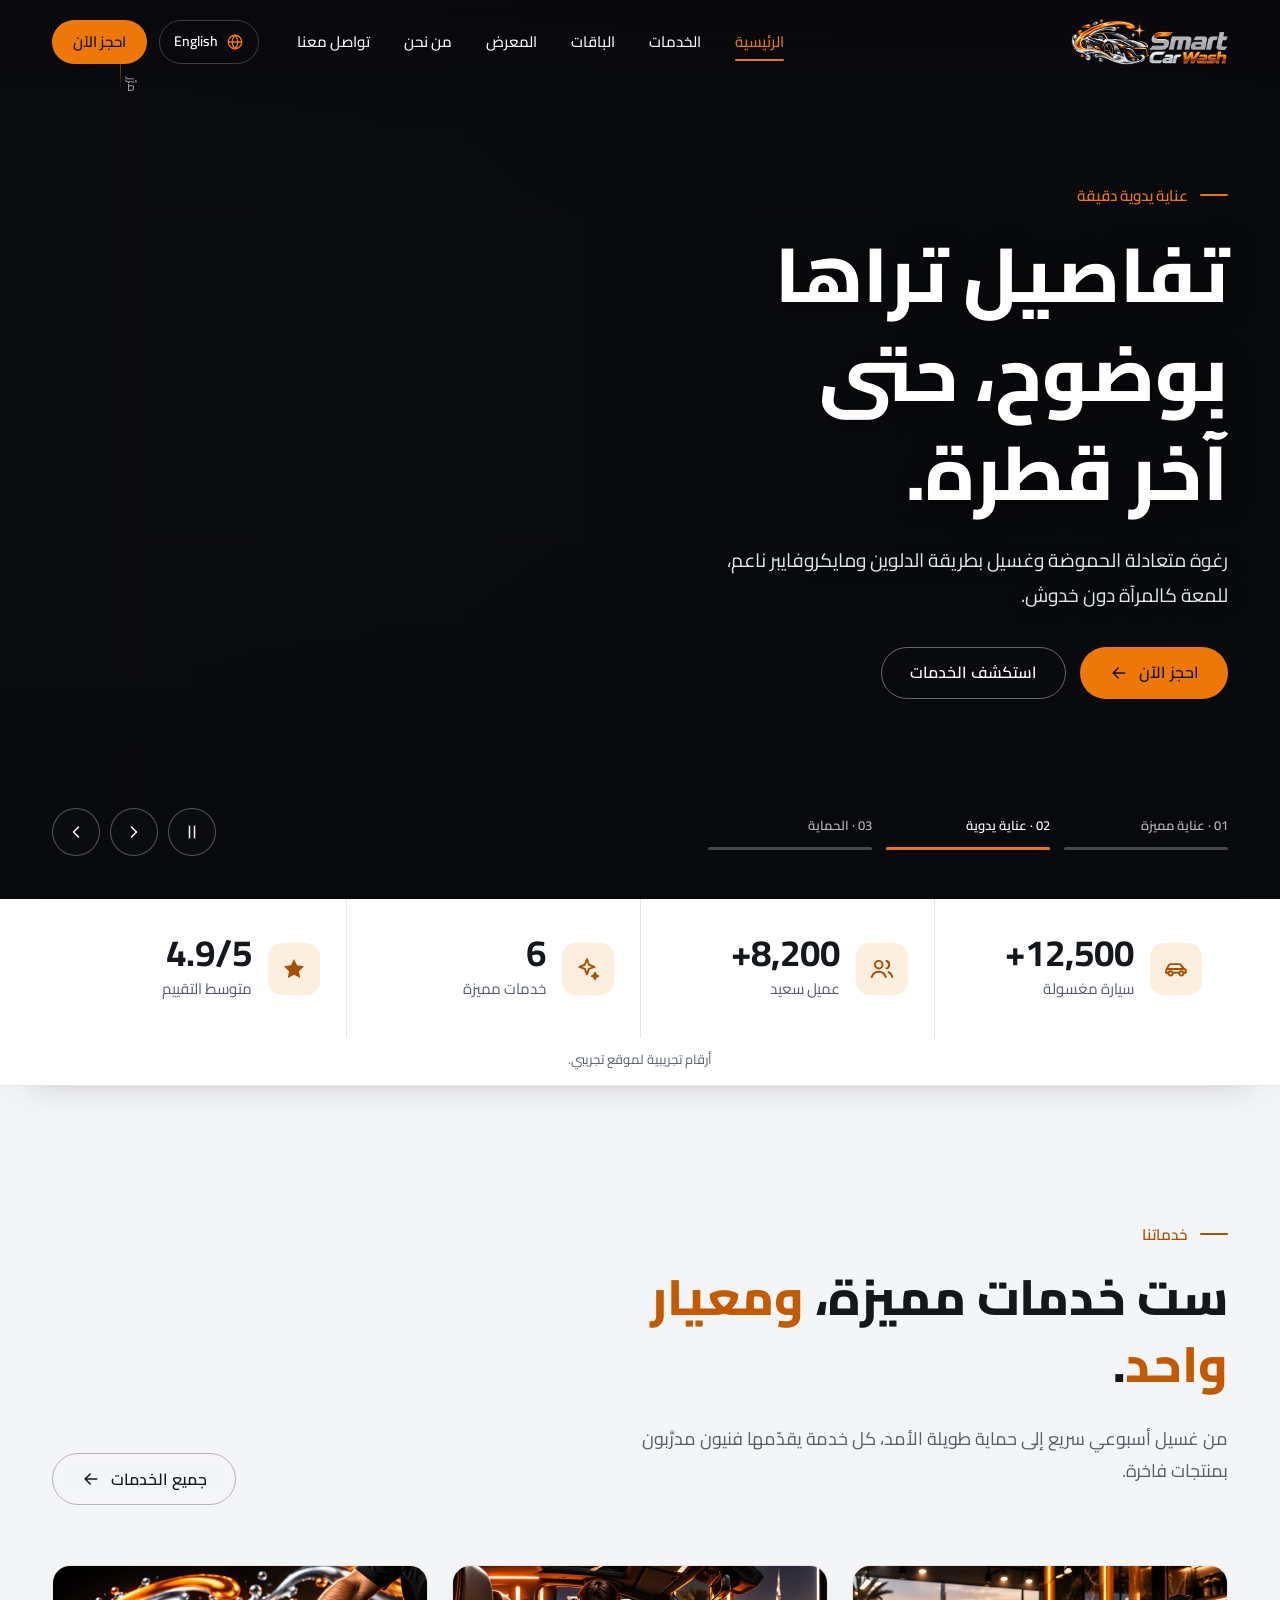
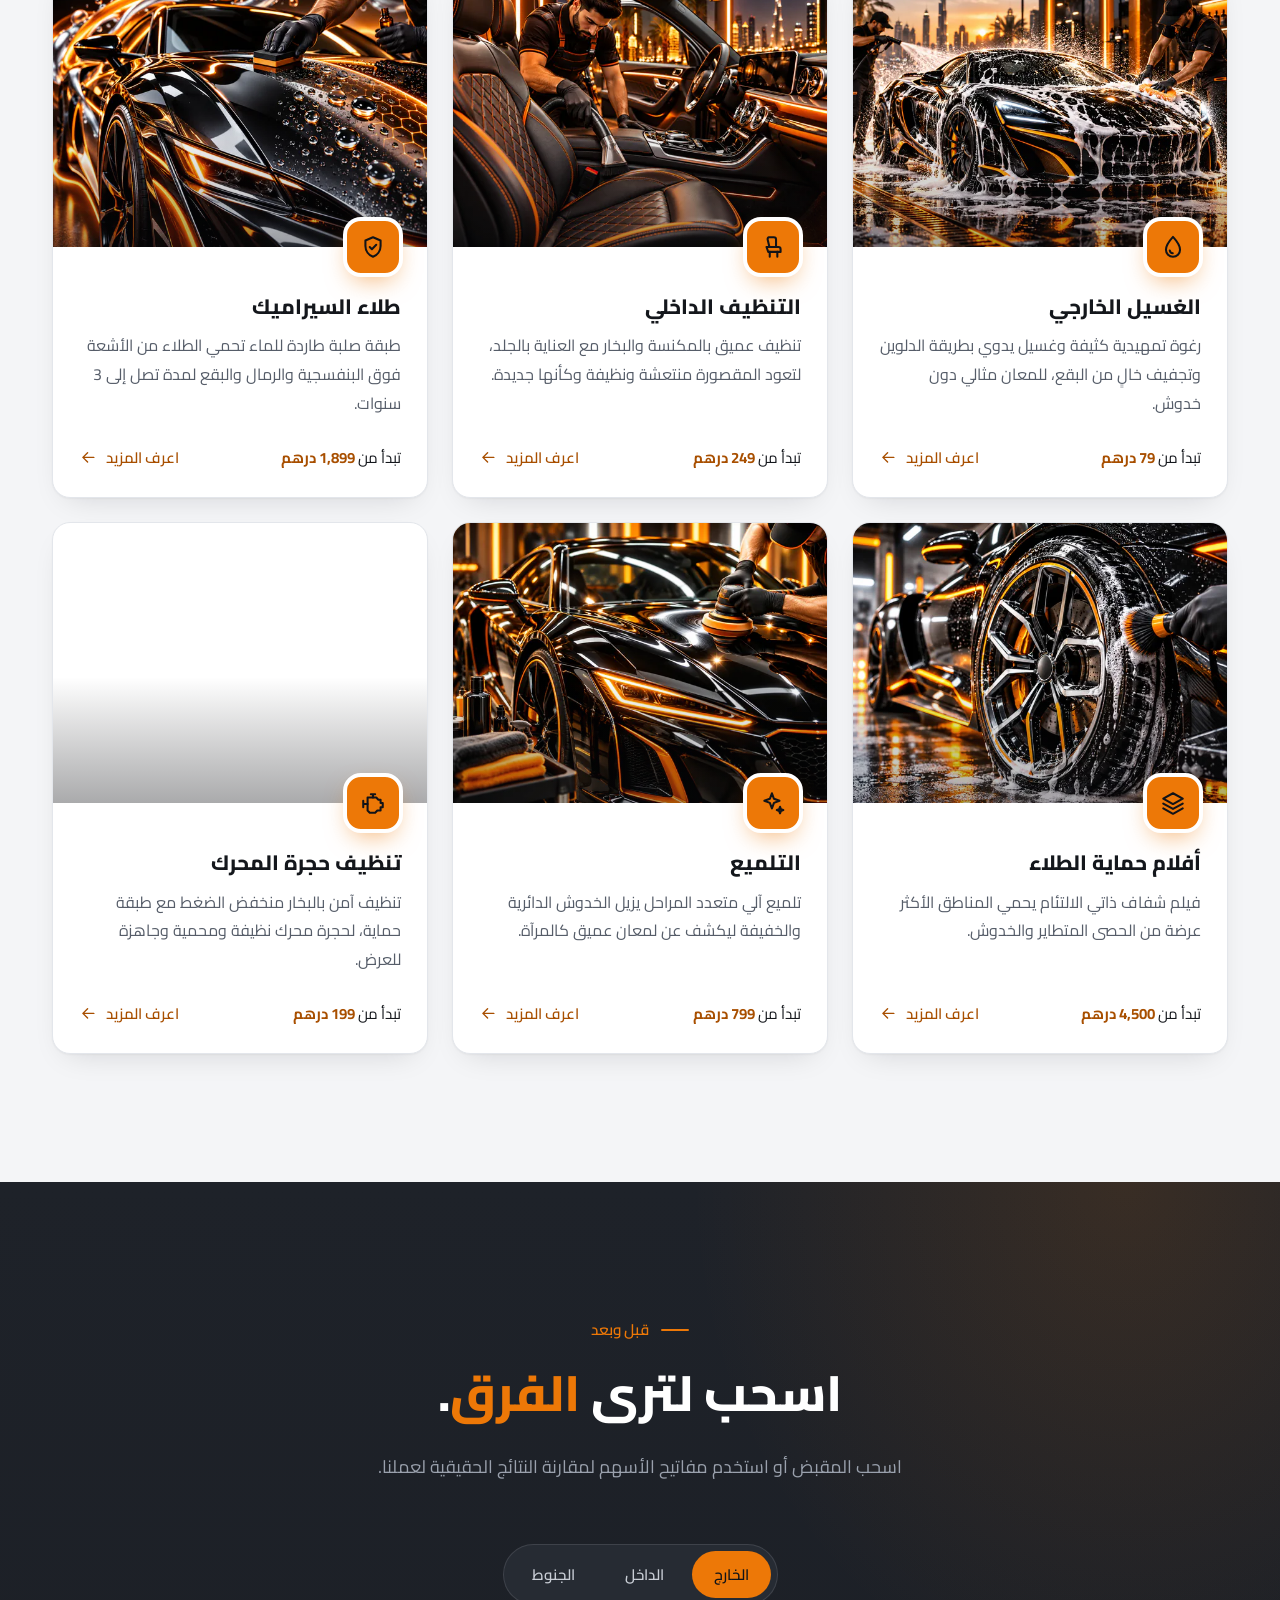
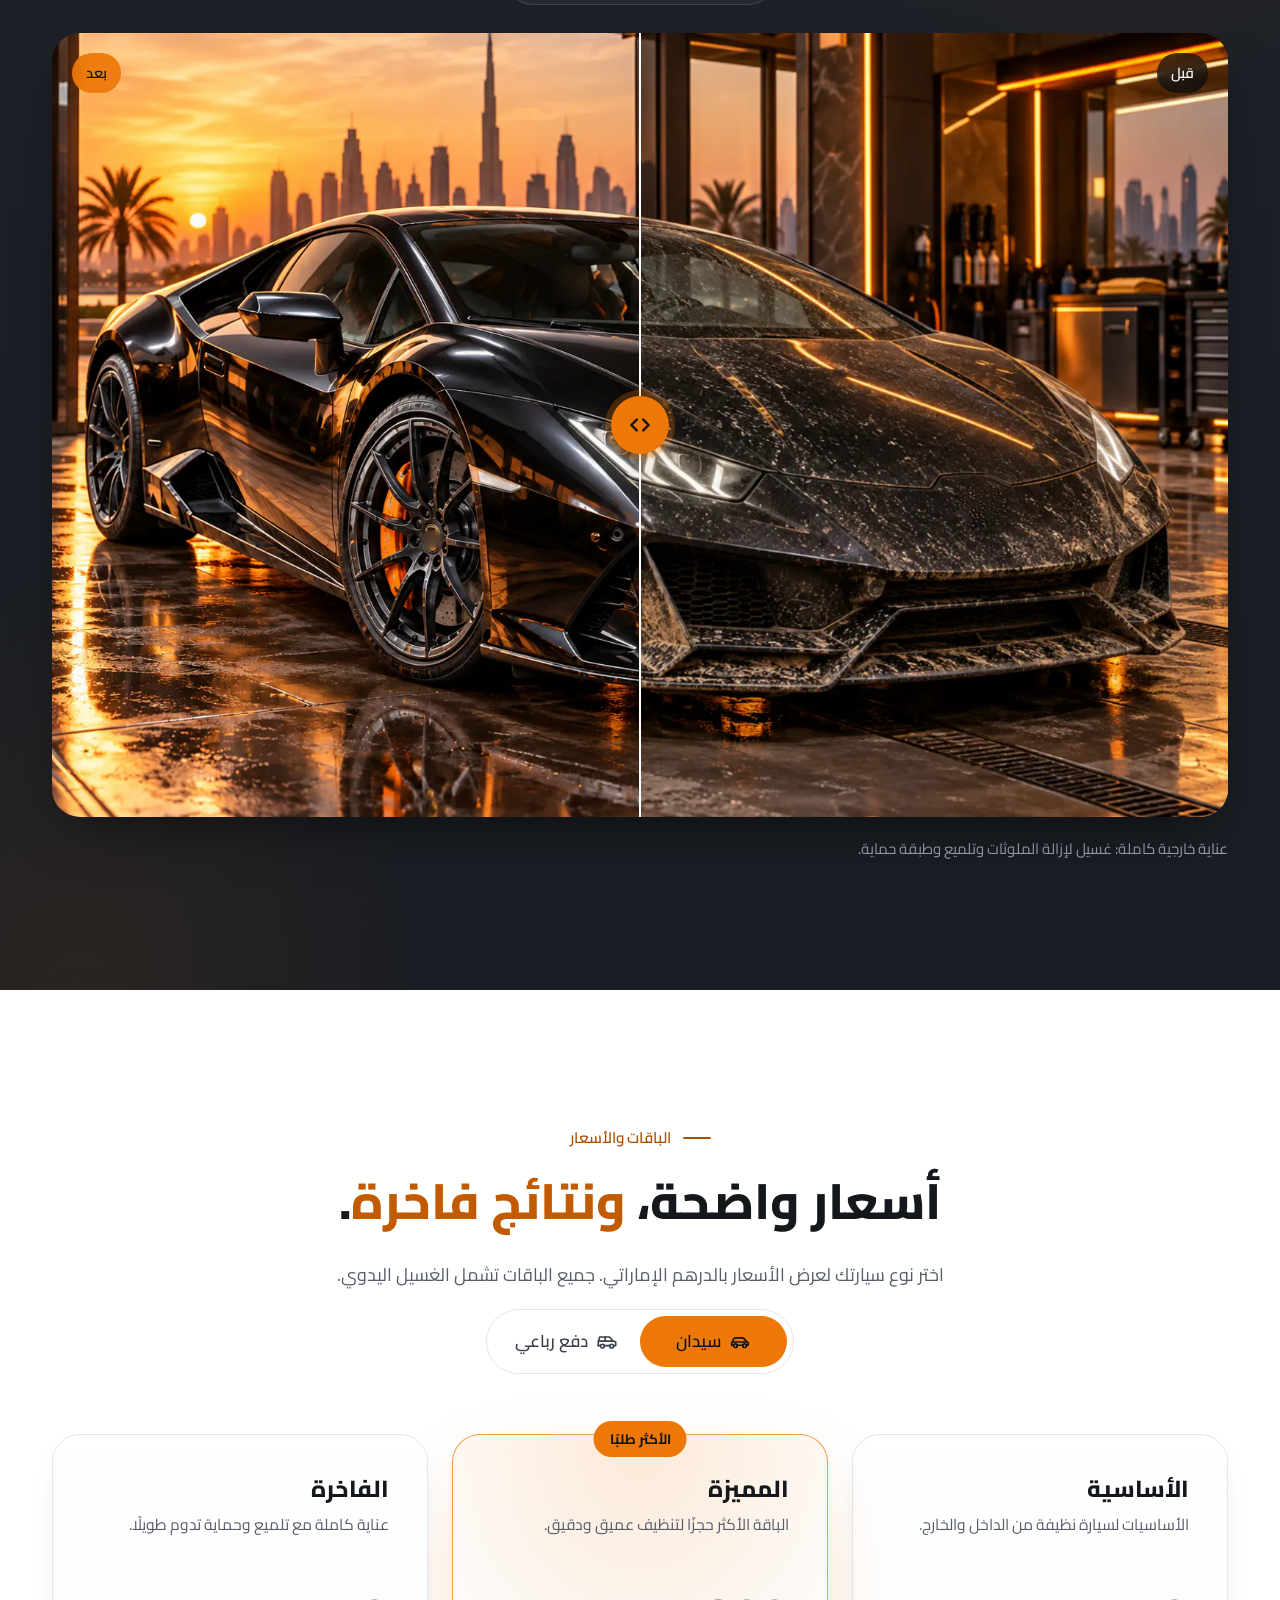
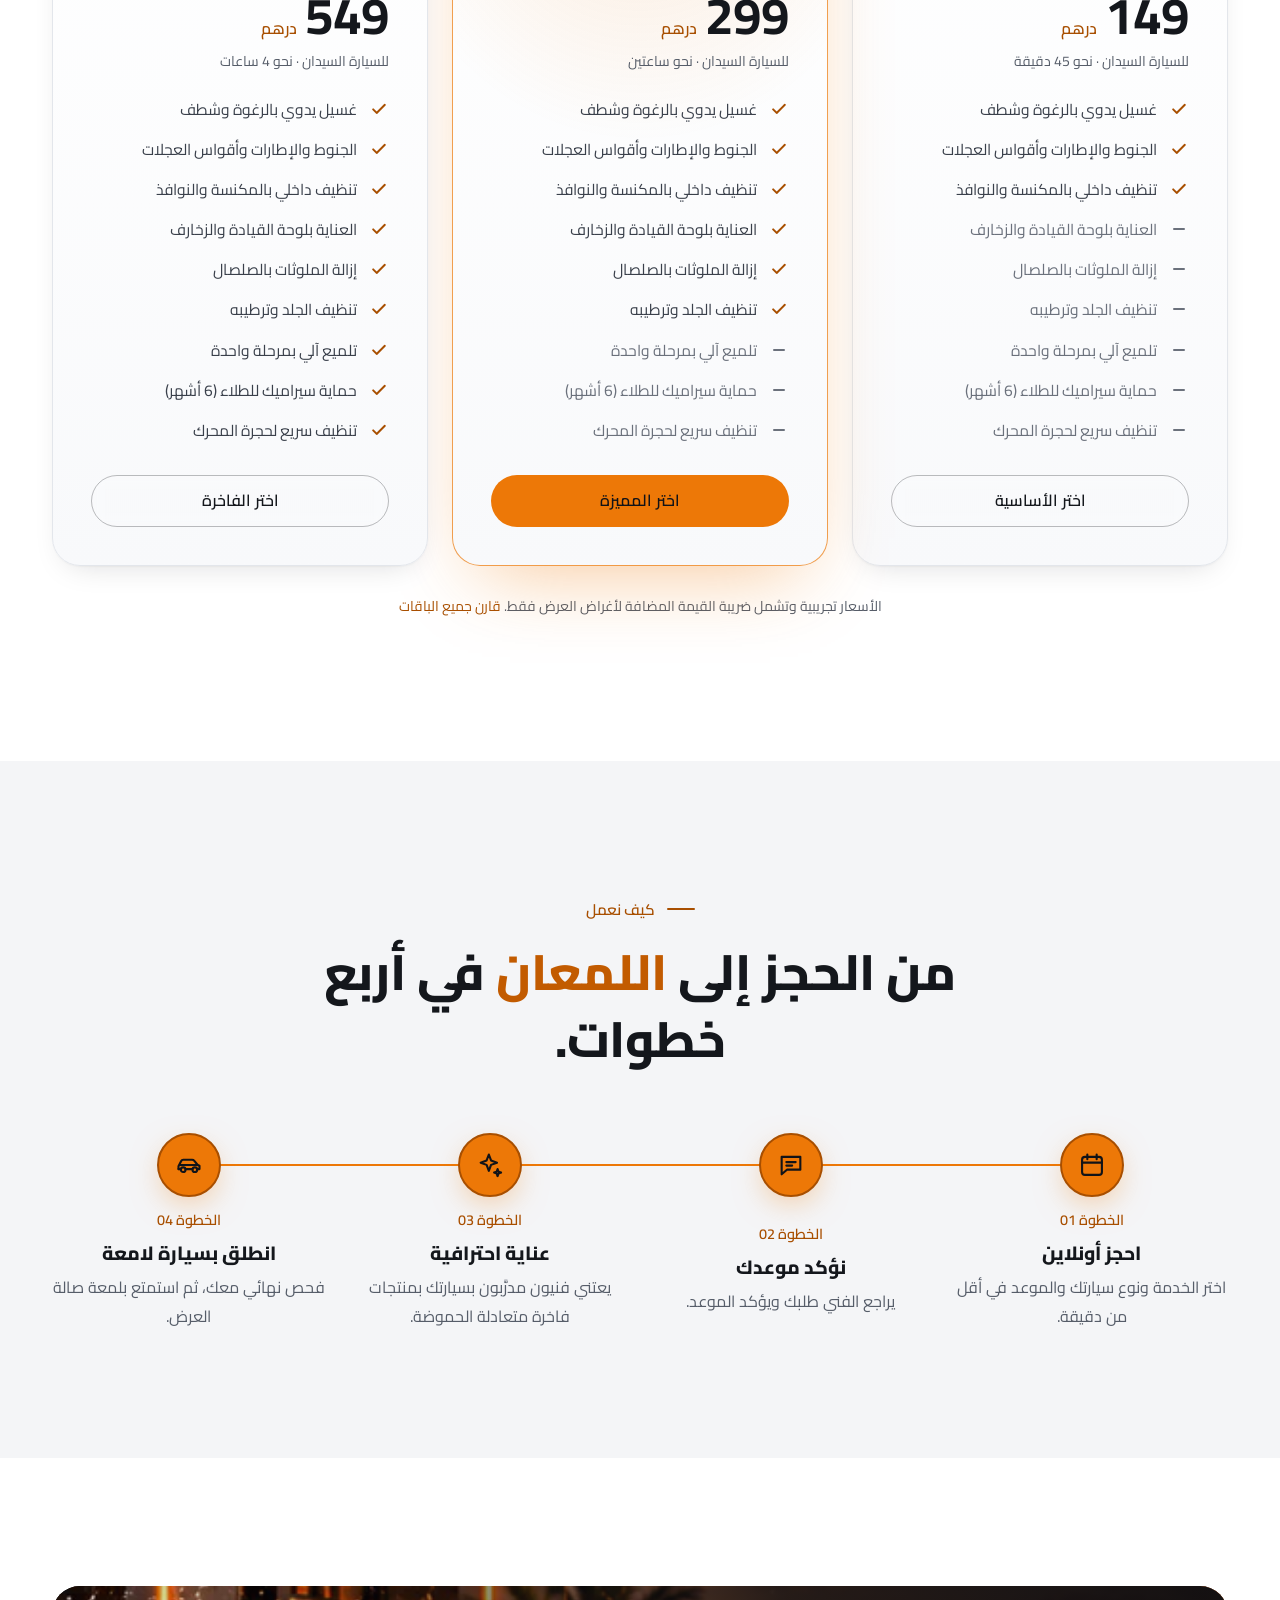
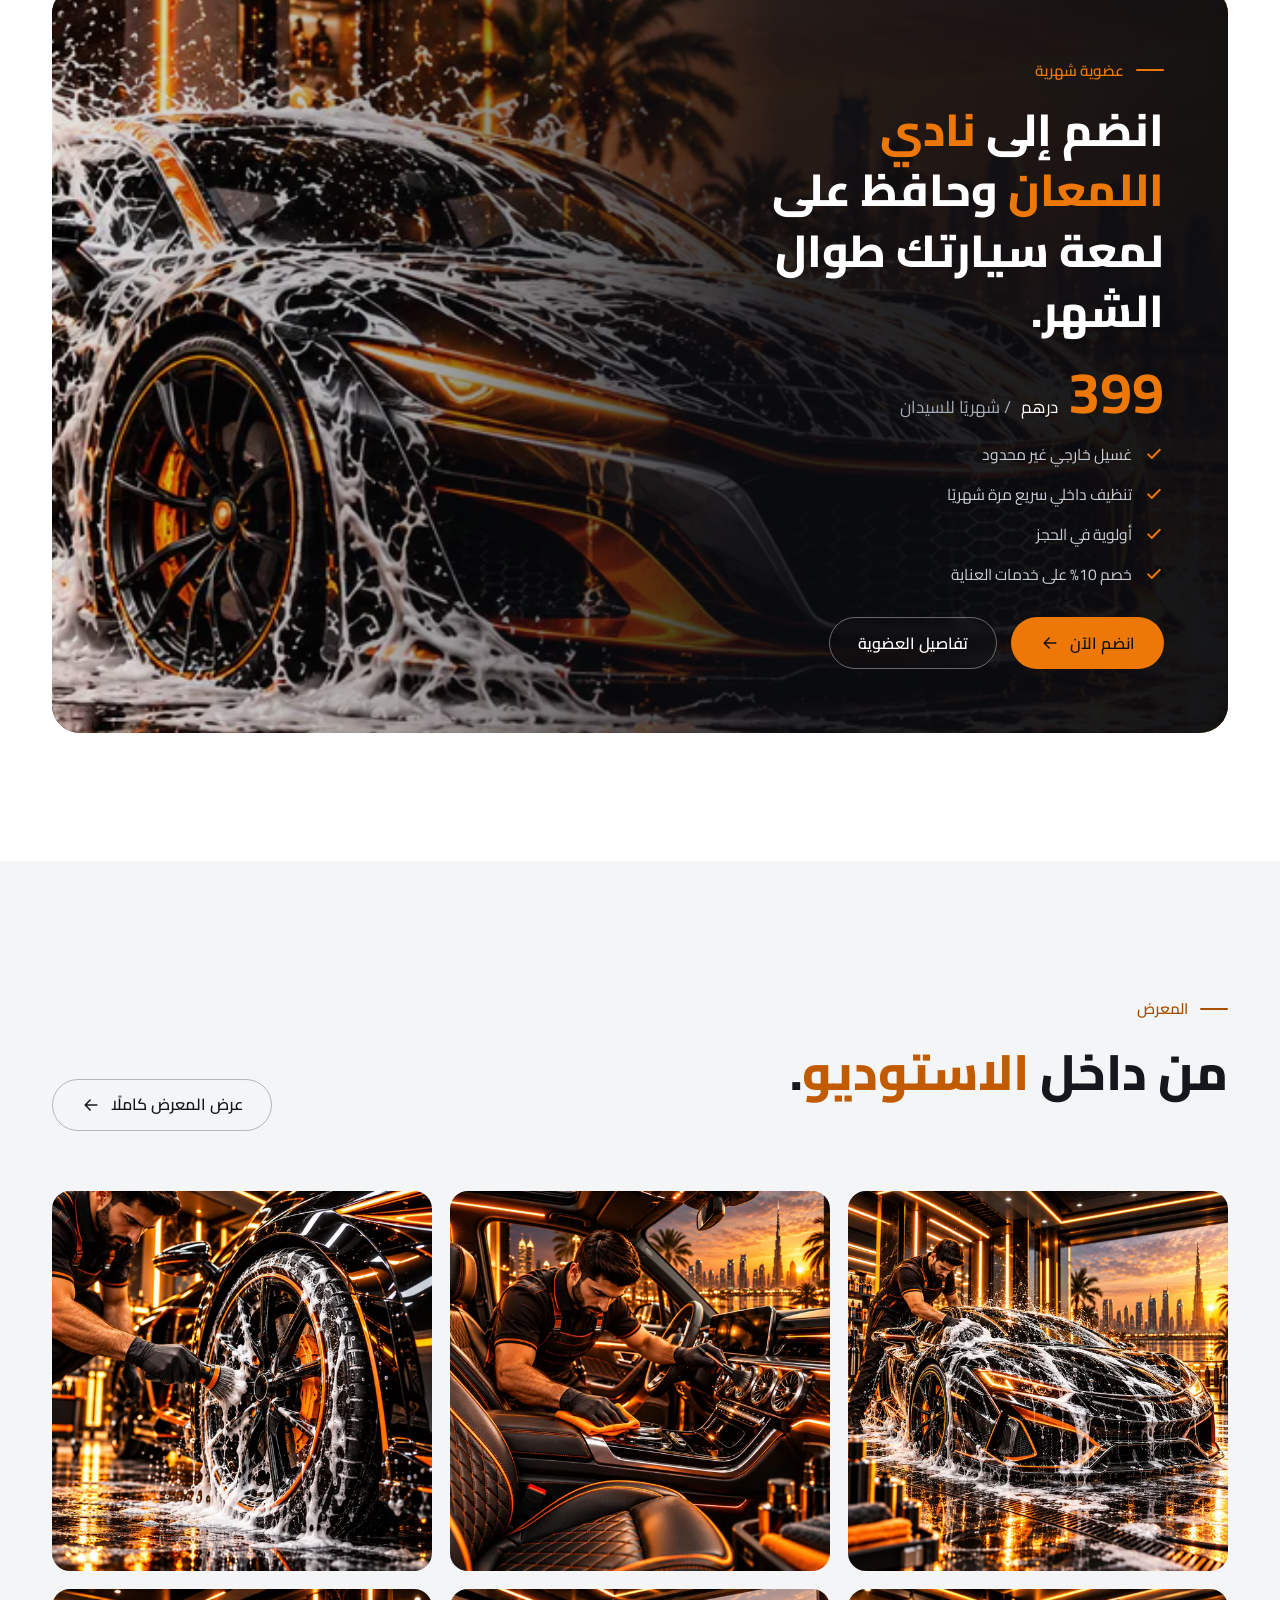
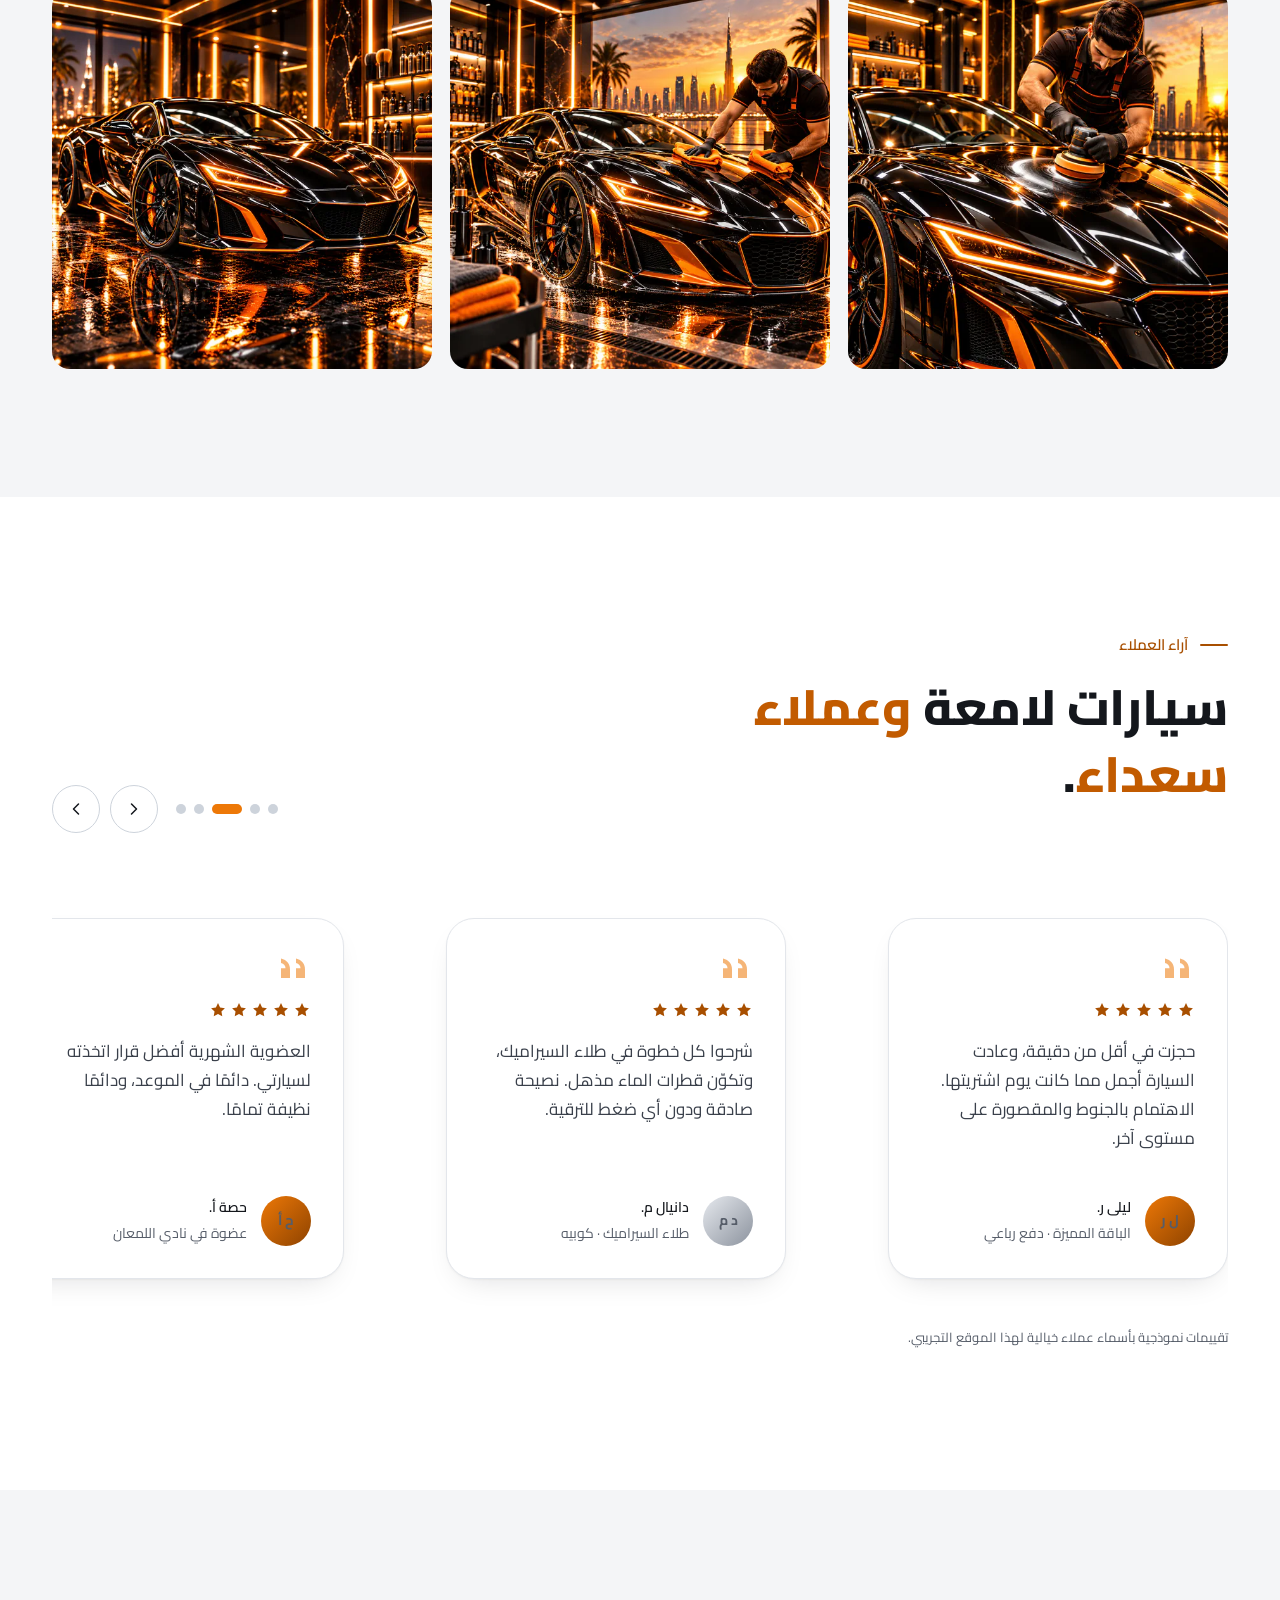
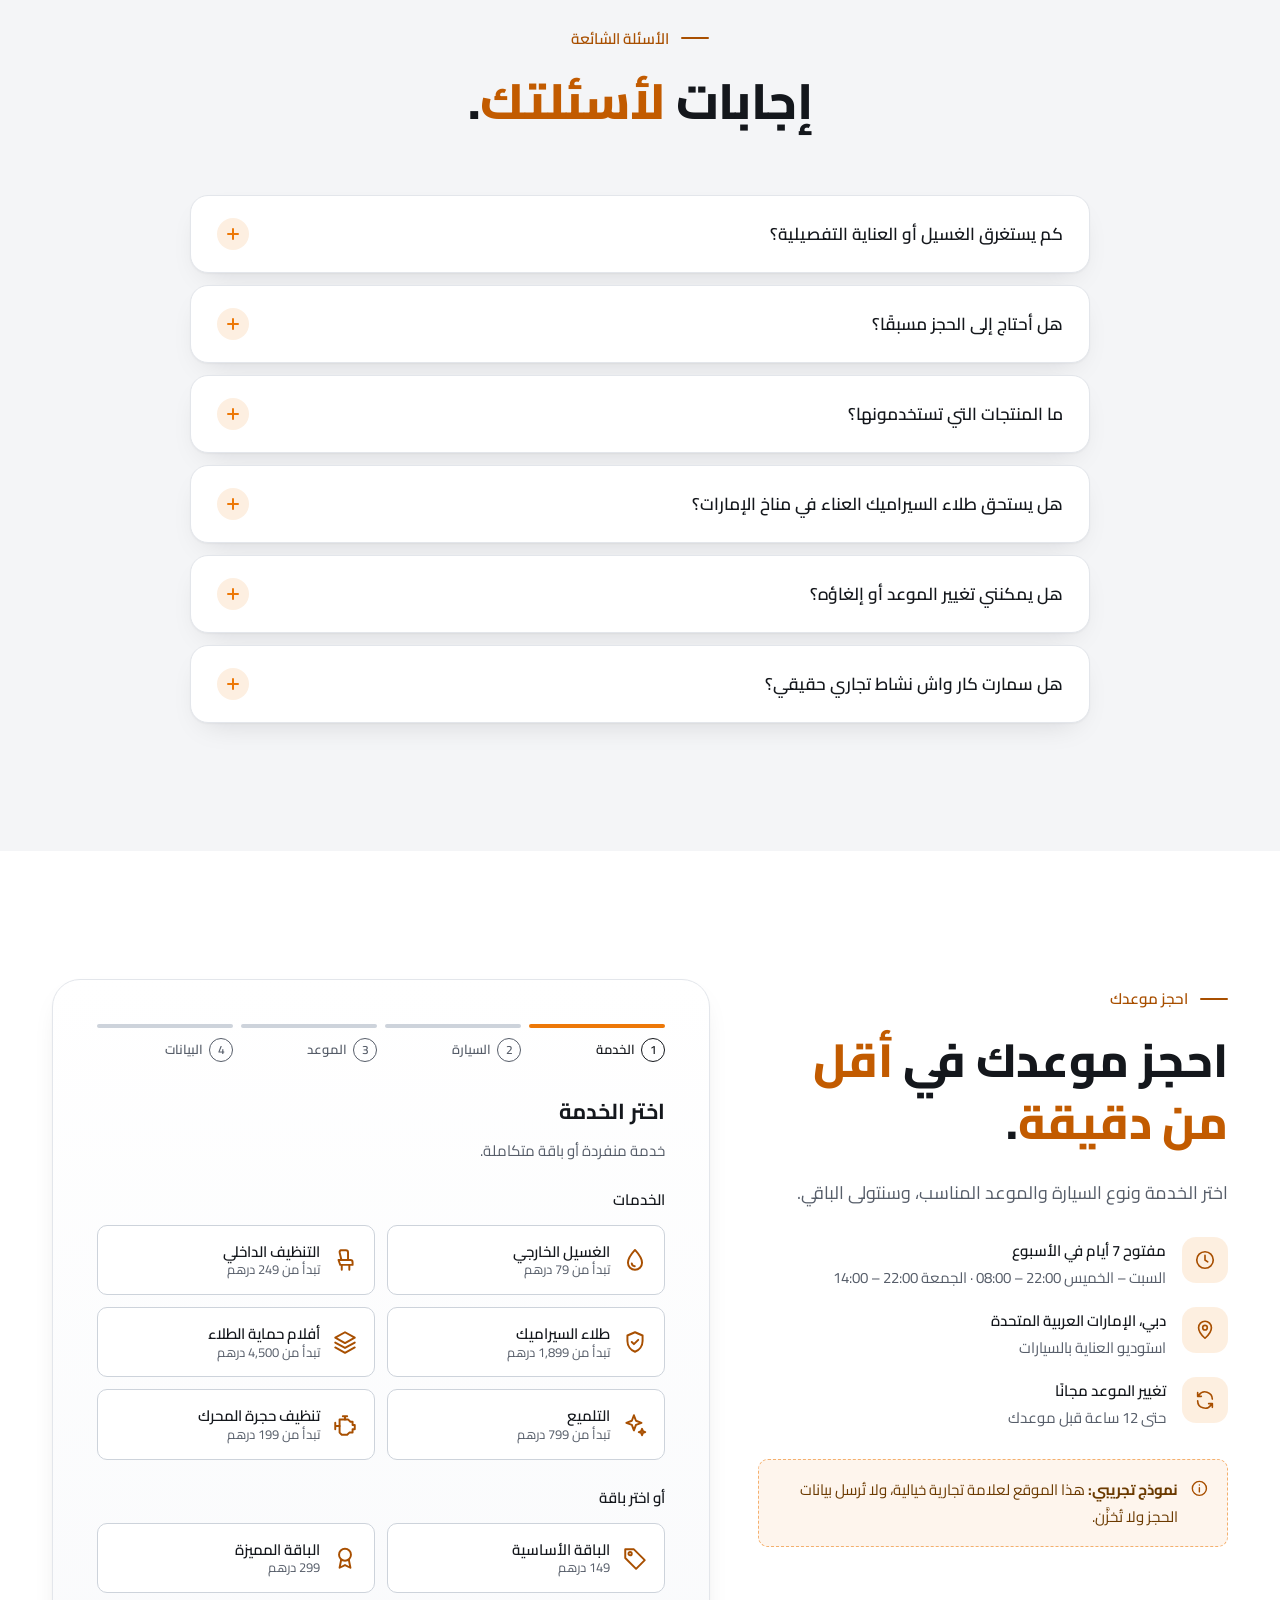
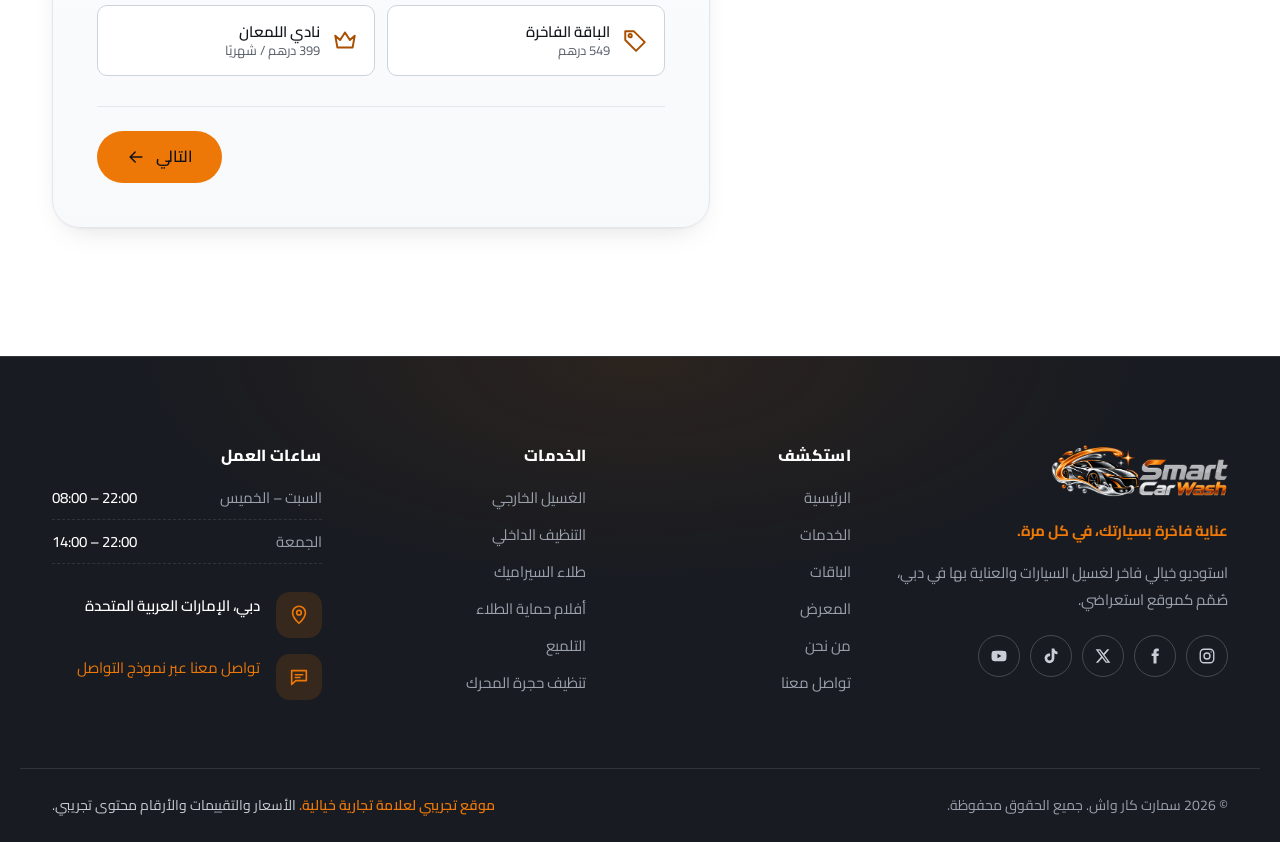
<file: ar/index.html>
<!doctype html>
<html lang="ar" dir="rtl" class="no-js">
<head>
  <meta charset="utf-8">
  <meta name="viewport" content="width=device-width, initial-scale=1">
  <title>سمارت كار واش | غسيل وعناية فاخرة بالسيارات في دبي</title>
  <meta name="description" content="غسيل يدوي فاخر وتنظيف داخلي وطلاء سيراميك وحماية للطلاء في دبي. احجز موعدك أونلاين في أقل من دقيقة. موقع تجريبي لعلامة تجارية خيالية.">
  <link rel="canonical" href="https://shahinalambd.github.io/smart-car-wash-website/ar/">
  <link rel="alternate" hreflang="en" href="https://shahinalambd.github.io/smart-car-wash-website/">
  <link rel="alternate" hreflang="ar" href="https://shahinalambd.github.io/smart-car-wash-website/ar/">
  <link rel="alternate" hreflang="x-default" href="https://shahinalambd.github.io/smart-car-wash-website/">
  <meta name="theme-color" content="#111318">
  <meta name="color-scheme" content="dark">
  <meta property="og:type" content="website">
  <meta property="og:url" content="https://shahinalambd.github.io/smart-car-wash-website/ar/">
  <meta property="og:site_name" content="سمارت كار واش">
  <meta property="og:title" content="سمارت كار واش | غسيل وعناية فاخرة بالسيارات في دبي">
  <meta property="og:description" content="غسيل يدوي فاخر وتنظيف داخلي وطلاء سيراميك وحماية للطلاء في دبي. احجز موعدك أونلاين في أقل من دقيقة. موقع تجريبي لعلامة تجارية خيالية.">
  <meta property="og:image" content="https://shahinalambd.github.io/smart-car-wash-website/images/optimized/og-image.jpg">
  <meta property="og:image:width" content="1200">
  <meta property="og:image:height" content="630">
  <meta property="og:image:alt" content="شعار سمارت كار واش فوق سيارة رياضية سوداء في استوديو بدبي">
  <meta property="og:locale" content="ar_AE">
  <meta property="og:locale:alternate" content="en_US">
  <meta name="twitter:card" content="summary_large_image">
  <meta name="twitter:image" content="https://shahinalambd.github.io/smart-car-wash-website/images/optimized/og-image.jpg">
  <link rel="icon" href="../favicon.ico" sizes="32x32">
  <link rel="icon" href="../images/optimized/brand/favicon.svg" type="image/svg+xml">
  <link rel="apple-touch-icon" href="../images/optimized/brand/apple-touch-icon.png">
  <link rel="preconnect" href="https://fonts.googleapis.com">
  <link rel="preconnect" href="https://fonts.gstatic.com" crossorigin>
  <link rel="stylesheet" href="https://fonts.googleapis.com/css2?family=Cairo:wght@400;500;600;700;800&display=swap">
  <link rel="stylesheet" href="../assets/css/style.css">
  <link rel="preload" as="image" type="image/webp" href="../images/optimized/hero/hero-1-mobile.webp" media="(max-width: 767px)">
  <link rel="preload" as="image" type="image/webp" imagesrcset="../images/optimized/hero/hero-1-desktop-1440.webp 1440w, ../images/optimized/hero/hero-1-desktop.webp 2400w" imagesizes="100vw" media="(min-width: 768px)">
  <script>document.documentElement.classList.replace('no-js','js');window.SCW_ICONS='../assets/icons.svg';</script>
  <script src="../assets/js/main.js" defer></script>
</head>
<body>
  <a class="skip-link" href="#main">تخطَّ إلى المحتوى</a>
  <header class="site-header">
    <div class="container header-inner">
      <a class="brand" href="index.html"><img src="../images/optimized/brand/logo-light-480.png" srcset="../images/optimized/brand/logo-light-480.png 1x, ../images/optimized/brand/logo-light-960.png 2x" width="157" height="46" alt="Smart Car Wash – سمارت كار واش"></a>
      <nav class="main-nav" aria-label="القائمة الرئيسية"><ul><li><a href="index.html" aria-current="page">الرئيسية</a></li><li><a href="services.html">الخدمات</a></li><li><a href="packages.html">الباقات</a></li><li><a href="gallery.html">المعرض</a></li><li><a href="about.html">من نحن</a></li><li><a href="booking.html">تواصل معنا</a></li></ul></nav>
      <div class="header-actions">
        <a class="lang-switch" href="../index.html" hreflang="en" lang="en" aria-label="Read this page in English"><svg class="icon" aria-hidden="true" focusable="false"><use href="../assets/icons.svg#i-globe"/></svg><span>English</span></a>
        <a class="btn btn-primary btn-sm btn-book" href="#book">احجز الآن</a>
        <button class="menu-toggle" type="button" aria-expanded="false" aria-controls="mobile-menu" aria-label="فتح القائمة" data-label-open="فتح القائمة" data-label-close="إغلاق القائمة"><span></span><span></span><span></span></button>
      </div>
    </div>
  </header>
  <div class="mobile-menu" id="mobile-menu" aria-hidden="true">
    <nav aria-label="قائمة الجوال"><ul><li style="--i:0"><a href="index.html" aria-current="page">الرئيسية <svg class="icon flip" aria-hidden="true" focusable="false"><use href="../assets/icons.svg#i-arrow"/></svg></a></li><li style="--i:1"><a href="services.html">الخدمات <svg class="icon flip" aria-hidden="true" focusable="false"><use href="../assets/icons.svg#i-arrow"/></svg></a></li><li style="--i:2"><a href="packages.html">الباقات <svg class="icon flip" aria-hidden="true" focusable="false"><use href="../assets/icons.svg#i-arrow"/></svg></a></li><li style="--i:3"><a href="gallery.html">المعرض <svg class="icon flip" aria-hidden="true" focusable="false"><use href="../assets/icons.svg#i-arrow"/></svg></a></li><li style="--i:4"><a href="about.html">من نحن <svg class="icon flip" aria-hidden="true" focusable="false"><use href="../assets/icons.svg#i-arrow"/></svg></a></li><li style="--i:5"><a href="booking.html">تواصل معنا <svg class="icon flip" aria-hidden="true" focusable="false"><use href="../assets/icons.svg#i-arrow"/></svg></a></li></ul></nav>
    <div class="mobile-menu__foot">
      <a class="btn btn-primary btn-block" href="#book">احجز الآن</a>
      <p>مفتوح يوميًا · دبي، الإمارات</p>
    </div>
  </div>

  <main id="main" tabindex="-1">
    <section class="hero" data-hero aria-roledescription="carousel" aria-label="خدمات مميزة">
      <div class="hero-slide is-active" role="group" aria-roledescription="شريحة" aria-label="1 من 3">
        <div class="hero-media">
        <picture>
          <source media="(max-width: 767px)" type="image/webp" srcset="../images/optimized/hero/hero-1-mobile.webp">
          <source media="(max-width: 767px)" srcset="../images/optimized/hero/hero-1-mobile.jpg">
          <source type="image/webp" srcset="../images/optimized/hero/hero-1-desktop-1440.webp 1440w, ../images/optimized/hero/hero-1-desktop.webp 2400w" sizes="100vw">
          <img src="../images/optimized/hero/hero-1-desktop-1440.jpg" srcset="../images/optimized/hero/hero-1-desktop-1440.jpg 1440w, ../images/optimized/hero/hero-1-desktop.jpg 2400w" sizes="100vw" alt="سيارة رياضية سوداء يحيط بها رذاذ الماء داخل استوديو عناية في دبي وقت الغروب" width="2400" height="1200" loading="eager" fetchpriority="high" decoding="async">
        </picture>
        </div>
        <div class="container hero-content">
          <div class="hero-anim">
            <p class="eyebrow">عناية فاخرة بالسيارات · دبي</p>
            <h1>عناية فاخرة بسيارتك، في كل مرة.</h1>
            <p class="hero-text">غسيل يدوي وعناية تفصيلية وحماية تدوم طويلًا، في استوديو يعامل كل سيارة كتحفة فنية.</p>
            <div class="btn-row">
              <a class="btn btn-primary" href="#book">احجز الآن <svg class="icon icon--arrow flip" aria-hidden="true" focusable="false"><use href="../assets/icons.svg#i-arrow"/></svg></a>
              <a class="btn btn-ghost" href="services.html">استكشف الخدمات</a>
            </div>
          </div>
        </div>
      </div>
      <div class="hero-slide" role="group" aria-roledescription="شريحة" aria-label="2 من 3" aria-hidden="true">
        <div class="hero-media">
        <picture>
          <source media="(max-width: 767px)" type="image/webp" data-srcset="../images/optimized/hero/hero-2-mobile.webp">
          <source media="(max-width: 767px)" data-srcset="../images/optimized/hero/hero-2-mobile.jpg">
          <source type="image/webp" data-srcset="../images/optimized/hero/hero-2-desktop-1440.webp 1440w, ../images/optimized/hero/hero-2-desktop.webp 2400w" sizes="100vw">
          <img src="[data-uri]" data-src="../images/optimized/hero/hero-2-desktop-1440.jpg" data-srcset="../images/optimized/hero/hero-2-desktop-1440.jpg 1440w, ../images/optimized/hero/hero-2-desktop.jpg 2400w" sizes="100vw" alt="يد بقفاز تغسل سيارة رياضية سوداء لامعة برغوة كثيفة" width="2400" height="1200" fetchpriority="low" decoding="async">
        </picture>
        </div>
        <div class="container hero-content">
          <div class="hero-anim">
            <p class="eyebrow">عناية يدوية دقيقة</p>
            <p class="h1" role="heading" aria-level="2">تفاصيل تراها بوضوح، حتى آخر قطرة.</p>
            <p class="hero-text">رغوة متعادلة الحموضة وغسيل بطريقة الدلوين ومايكروفايبر ناعم، للمعة كالمرآة دون خدوش.</p>
            <div class="btn-row">
              <a class="btn btn-primary" href="#book">احجز الآن <svg class="icon icon--arrow flip" aria-hidden="true" focusable="false"><use href="../assets/icons.svg#i-arrow"/></svg></a>
              <a class="btn btn-ghost" href="services.html">استكشف الخدمات</a>
            </div>
          </div>
        </div>
      </div>
      <div class="hero-slide" role="group" aria-roledescription="شريحة" aria-label="3 من 3" aria-hidden="true">
        <div class="hero-media">
        <picture>
          <source media="(max-width: 767px)" type="image/webp" data-srcset="../images/optimized/hero/hero-3-mobile.webp">
          <source media="(max-width: 767px)" data-srcset="../images/optimized/hero/hero-3-mobile.jpg">
          <source type="image/webp" data-srcset="../images/optimized/hero/hero-3-desktop-1440.webp 1440w, ../images/optimized/hero/hero-3-desktop.webp 2400w" sizes="100vw">
          <img src="[data-uri]" data-src="../images/optimized/hero/hero-3-desktop-1440.jpg" data-srcset="../images/optimized/hero/hero-3-desktop-1440.jpg 1440w, ../images/optimized/hero/hero-3-desktop.jpg 2400w" sizes="100vw" alt="سيارة رياضية سوداء بعد غسيلها أمام أفق دبي ليلًا" width="2400" height="1200" fetchpriority="low" decoding="async">
        </picture>
        </div>
        <div class="container hero-content">
          <div class="hero-anim">
            <p class="eyebrow">السيراميك وحماية الطلاء</p>
            <p class="h1" role="heading" aria-level="2">لمعة صالة العرض، ليلًا ونهارًا.</p>
            <p class="hero-text">طلاء سيراميك وأفلام حماية تحافظ على اللمعان وتحمي الطلاء من أجواء الصحراء.</p>
            <div class="btn-row">
              <a class="btn btn-primary" href="#book">احجز الآن <svg class="icon icon--arrow flip" aria-hidden="true" focusable="false"><use href="../assets/icons.svg#i-arrow"/></svg></a>
              <a class="btn btn-ghost" href="services.html">استكشف الخدمات</a>
            </div>
          </div>
        </div>
      </div>
      <div class="hero-controls">
        <div class="container">
          <div class="hero-dots"><button class="hero-dot" type="button" aria-label="انتقل إلى الشريحة 1: عناية مميزة" aria-current="true"><span class="label" aria-hidden="true">01 · عناية مميزة</span><span class="bar"></span></button><button class="hero-dot" type="button" aria-label="انتقل إلى الشريحة 2: عناية يدوية" aria-current="false"><span class="label" aria-hidden="true">02 · عناية يدوية</span><span class="bar"></span></button><button class="hero-dot" type="button" aria-label="انتقل إلى الشريحة 3: الحماية" aria-current="false"><span class="label" aria-hidden="true">03 · الحماية</span><span class="bar"></span></button></div>
          <div class="hero-arrows">
            <button class="icon-btn hero-pause" type="button" aria-label="إيقاف العرض" aria-pressed="false"><svg class="icon icon-pause" aria-hidden="true" focusable="false"><use href="../assets/icons.svg#i-pause"/></svg><svg class="icon icon--fill icon-play" aria-hidden="true" focusable="false"><use href="../assets/icons.svg#i-play"/></svg></button>
            <button class="icon-btn" type="button" data-hero-prev aria-label="الشريحة السابقة"><svg class="icon flip" aria-hidden="true" focusable="false"><use href="../assets/icons.svg#i-chev-l"/></svg></button>
            <button class="icon-btn" type="button" data-hero-next aria-label="الشريحة التالية"><svg class="icon flip" aria-hidden="true" focusable="false"><use href="../assets/icons.svg#i-chev-r"/></svg></button>
          </div>
        </div>
      </div>
      <span class="scroll-cue" aria-hidden="true">مرّر</span>
    </section>
    <section class="trust" aria-label="أرقامنا (تجريبية)">
      <div class="container">
        <ul>
          <li><span class="trust-icon"><svg class="icon" aria-hidden="true" focusable="false"><use href="../assets/icons.svg#i-sedan"/></svg></span><div><span class="num" data-count="12500" data-suffix="+"><span class="num-val">12,500+</span></span><span class="label">سيارة مغسولة</span></div></li>
          <li><span class="trust-icon"><svg class="icon" aria-hidden="true" focusable="false"><use href="../assets/icons.svg#i-users"/></svg></span><div><span class="num" data-count="8200" data-suffix="+"><span class="num-val">8,200+</span></span><span class="label">عميل سعيد</span></div></li>
          <li><span class="trust-icon"><svg class="icon" aria-hidden="true" focusable="false"><use href="../assets/icons.svg#i-sparkle"/></svg></span><div><span class="num" data-count="6"><span class="num-val">6</span></span><span class="label">خدمات مميزة</span></div></li>
          <li><span class="trust-icon"><svg class="icon icon--fill" aria-hidden="true" focusable="false"><use href="../assets/icons.svg#i-star"/></svg></span><div><span class="num" data-count="4.9" data-decimals="1" data-suffix="/5"><span class="num-val">4.9/5</span></span><span class="label">متوسط التقييم</span></div></li>
        </ul>
        <p class="trust-note">أرقام تجريبية لموقع تجريبي.</p>
      </div>
    </section>
    <section class="section section--grey" id="services" aria-labelledby="services-title">
      <div class="container">
        <div class="section-head section-head--split" data-reveal>
          <div>
            <p class="eyebrow">خدماتنا</p>
            <h2 class="h2" id="services-title">ست خدمات مميزة، <span class="accent">ومعيار واحد</span>.</h2>
            <p class="lead">من غسيل أسبوعي سريع إلى حماية طويلة الأمد، كل خدمة يقدّمها فنيون مدرَّبون بمنتجات فاخرة.</p>
          </div>
          <a class="btn btn-ghost" href="services.html">جميع الخدمات <svg class="icon icon--arrow flip" aria-hidden="true" focusable="false"><use href="../assets/icons.svg#i-arrow"/></svg></a>
        </div>
        <div class="cards">
          <article class="card" data-reveal style="--d:0">
            <div class="card-top"><div class="card-media"><picture><source type="image/webp" srcset="../images/optimized/services/service-exterior-wash-600.webp 600w, ../images/optimized/services/service-exterior-wash.webp 1200w" sizes="(min-width: 1100px) 400px, (min-width: 700px) 50vw, 100vw"><img src="../images/optimized/services/service-exterior-wash-600.jpg" srcset="../images/optimized/services/service-exterior-wash-600.jpg 600w, ../images/optimized/services/service-exterior-wash.jpg 1200w" sizes="(min-width: 1100px) 400px, (min-width: 700px) 50vw, 100vw" alt="فنيان يغسلان سيارة رياضية سوداء بالرغوة" width="1200" height="900" loading="lazy" decoding="async"></picture></div><span class="card-icon"><svg class="icon" aria-hidden="true" focusable="false"><use href="../assets/icons.svg#i-droplet"/></svg></span></div>
            <div class="card-body">
              <h3><a class="stretched" href="services.html#exterior-wash">الغسيل الخارجي</a></h3>
              <p>رغوة تمهيدية كثيفة وغسيل يدوي بطريقة الدلوين وتجفيف خالٍ من البقع، للمعان مثالي دون خدوش.</p>
              <div class="card-foot">
                <span class="card-price">تبدأ من <b>79 درهم</b></span>
                <span class="link-arrow" aria-hidden="true">اعرف المزيد <svg class="icon flip" aria-hidden="true" focusable="false"><use href="../assets/icons.svg#i-arrow"/></svg></span>
              </div>
            </div>
          </article>
          <article class="card" data-reveal style="--d:1">
            <div class="card-top"><div class="card-media"><picture><source type="image/webp" srcset="../images/optimized/services/service-interior-detailing-600.webp 600w, ../images/optimized/services/service-interior-detailing.webp 1200w" sizes="(min-width: 1100px) 400px, (min-width: 700px) 50vw, 100vw"><img src="../images/optimized/services/service-interior-detailing-600.jpg" srcset="../images/optimized/services/service-interior-detailing-600.jpg 600w, ../images/optimized/services/service-interior-detailing.jpg 1200w" sizes="(min-width: 1100px) 400px, (min-width: 700px) 50vw, 100vw" alt="فني ينظف المقاعد الجلدية لسيارة فاخرة بالمكنسة" width="1200" height="900" loading="lazy" decoding="async"></picture></div><span class="card-icon"><svg class="icon" aria-hidden="true" focusable="false"><use href="../assets/icons.svg#i-seat"/></svg></span></div>
            <div class="card-body">
              <h3><a class="stretched" href="services.html#interior-detailing">التنظيف الداخلي</a></h3>
              <p>تنظيف عميق بالمكنسة والبخار مع العناية بالجلد، لتعود المقصورة منتعشة ونظيفة وكأنها جديدة.</p>
              <div class="card-foot">
                <span class="card-price">تبدأ من <b>249 درهم</b></span>
                <span class="link-arrow" aria-hidden="true">اعرف المزيد <svg class="icon flip" aria-hidden="true" focusable="false"><use href="../assets/icons.svg#i-arrow"/></svg></span>
              </div>
            </div>
          </article>
          <article class="card" data-reveal style="--d:2">
            <div class="card-top"><div class="card-media"><picture><source type="image/webp" srcset="../images/optimized/services/service-ceramic-coating-600.webp 600w, ../images/optimized/services/service-ceramic-coating.webp 1200w" sizes="(min-width: 1100px) 400px, (min-width: 700px) 50vw, 100vw"><img src="../images/optimized/services/service-ceramic-coating-600.jpg" srcset="../images/optimized/services/service-ceramic-coating-600.jpg 600w, ../images/optimized/services/service-ceramic-coating.jpg 1200w" sizes="(min-width: 1100px) 400px, (min-width: 700px) 50vw, 100vw" alt="تطبيق طلاء السيراميك على غطاء محرك أسود مع تكوّن قطرات الماء على سطحه" width="1200" height="900" loading="lazy" decoding="async"></picture></div><span class="card-icon"><svg class="icon" aria-hidden="true" focusable="false"><use href="../assets/icons.svg#i-shield"/></svg></span></div>
            <div class="card-body">
              <h3><a class="stretched" href="services.html#ceramic-coating">طلاء السيراميك</a></h3>
              <p>طبقة صلبة طاردة للماء تحمي الطلاء من الأشعة فوق البنفسجية والرمال والبقع لمدة تصل إلى 3 سنوات.</p>
              <div class="card-foot">
                <span class="card-price">تبدأ من <b>1,899 درهم</b></span>
                <span class="link-arrow" aria-hidden="true">اعرف المزيد <svg class="icon flip" aria-hidden="true" focusable="false"><use href="../assets/icons.svg#i-arrow"/></svg></span>
              </div>
            </div>
          </article>
          <article class="card" data-reveal style="--d:0">
            <div class="card-top"><div class="card-media"><picture><source type="image/webp" srcset="../images/optimized/services/service-wheel-cleaning-600.webp 600w, ../images/optimized/services/service-wheel-cleaning.webp 1200w" sizes="(min-width: 1100px) 400px, (min-width: 700px) 50vw, 100vw"><img src="../images/optimized/services/service-wheel-cleaning-600.jpg" srcset="../images/optimized/services/service-wheel-cleaning-600.jpg 600w, ../images/optimized/services/service-wheel-cleaning.jpg 1200w" sizes="(min-width: 1100px) 400px, (min-width: 700px) 50vw, 100vw" alt="فني ينظف جنطًا مغطى بالرغوة بالفرشاة" width="1200" height="900" loading="lazy" decoding="async"></picture></div><span class="card-icon"><svg class="icon" aria-hidden="true" focusable="false"><use href="../assets/icons.svg#i-layers"/></svg></span></div>
            <div class="card-body">
              <h3><a class="stretched" href="services.html#paint-protection-film">أفلام حماية الطلاء</a></h3>
              <p>فيلم شفاف ذاتي الالتئام يحمي المناطق الأكثر عرضة من الحصى المتطاير والخدوش.</p>
              <div class="card-foot">
                <span class="card-price">تبدأ من <b>4,500 درهم</b></span>
                <span class="link-arrow" aria-hidden="true">اعرف المزيد <svg class="icon flip" aria-hidden="true" focusable="false"><use href="../assets/icons.svg#i-arrow"/></svg></span>
              </div>
            </div>
          </article>
          <article class="card" data-reveal style="--d:1">
            <div class="card-top"><div class="card-media"><picture><source type="image/webp" srcset="../images/optimized/services/service-polishing-600.webp 600w, ../images/optimized/services/service-polishing.webp 1200w" sizes="(min-width: 1100px) 400px, (min-width: 700px) 50vw, 100vw"><img src="../images/optimized/services/service-polishing-600.jpg" srcset="../images/optimized/services/service-polishing-600.jpg 600w, ../images/optimized/services/service-polishing.jpg 1200w" sizes="(min-width: 1100px) 400px, (min-width: 700px) 50vw, 100vw" alt="آلة تلميع تمنح سيارة رياضية سوداء لمعانًا كالمرآة" width="1200" height="900" loading="lazy" decoding="async"></picture></div><span class="card-icon"><svg class="icon" aria-hidden="true" focusable="false"><use href="../assets/icons.svg#i-sparkle"/></svg></span></div>
            <div class="card-body">
              <h3><a class="stretched" href="services.html#polishing">التلميع</a></h3>
              <p>تلميع آلي متعدد المراحل يزيل الخدوش الدائرية والخفيفة ليكشف عن لمعان عميق كالمرآة.</p>
              <div class="card-foot">
                <span class="card-price">تبدأ من <b>799 درهم</b></span>
                <span class="link-arrow" aria-hidden="true">اعرف المزيد <svg class="icon flip" aria-hidden="true" focusable="false"><use href="../assets/icons.svg#i-arrow"/></svg></span>
              </div>
            </div>
          </article>
          <article class="card" data-reveal style="--d:2">
            <div class="card-top"><div class="card-media"><picture><source type="image/webp" srcset="../images/optimized/services/service-engine-bay-600.webp 600w, ../images/optimized/services/service-engine-bay.webp 1200w" sizes="(min-width: 1100px) 400px, (min-width: 700px) 50vw, 100vw"><img src="../images/optimized/services/service-engine-bay-600.jpg" srcset="../images/optimized/services/service-engine-bay-600.jpg 600w, ../images/optimized/services/service-engine-bay.jpg 1200w" sizes="(min-width: 1100px) 400px, (min-width: 700px) 50vw, 100vw" alt="تنظيف حجرة المحرك بالبخار وفرشاة دقيقة" width="1200" height="900" loading="lazy" decoding="async"></picture></div><span class="card-icon"><svg class="icon" aria-hidden="true" focusable="false"><use href="../assets/icons.svg#i-engine"/></svg></span></div>
            <div class="card-body">
              <h3><a class="stretched" href="services.html#engine-bay">تنظيف حجرة المحرك</a></h3>
              <p>تنظيف آمن بالبخار منخفض الضغط مع طبقة حماية، لحجرة محرك نظيفة ومحمية وجاهزة للعرض.</p>
              <div class="card-foot">
                <span class="card-price">تبدأ من <b>199 درهم</b></span>
                <span class="link-arrow" aria-hidden="true">اعرف المزيد <svg class="icon flip" aria-hidden="true" focusable="false"><use href="../assets/icons.svg#i-arrow"/></svg></span>
              </div>
            </div>
          </article>
        </div>
      </div>
    </section>
    <section class="section section--dark" id="results" aria-labelledby="results-title">
      <div class="container">
        <div class="section-head section-head--center" data-reveal>
          <p class="eyebrow">قبل وبعد</p>
          <h2 class="h2" id="results-title">اسحب لترى <span class="accent">الفرق</span>.</h2>
          <p class="lead">اسحب المقبض أو استخدم مفاتيح الأسهم لمقارنة النتائج الحقيقية لعملنا.</p>
        </div>
        <div data-reveal>
          <div style="text-align:center"><div class="ba-tabs" role="tablist" aria-label="أمثلة المقارنة"><button class="ba-tab" type="button" role="tab" id="results-tab-suv" aria-controls="results-panel-suv" aria-selected="true">الخارج</button><button class="ba-tab" type="button" role="tab" id="results-tab-interior" aria-controls="results-panel-interior" aria-selected="false" tabindex="-1">الداخل</button><button class="ba-tab" type="button" role="tab" id="results-tab-wheel" aria-controls="results-panel-wheel" aria-selected="false" tabindex="-1">الجنوط</button></div></div>

          <div class="ba-panel" role="tabpanel" id="results-panel-suv" aria-labelledby="results-tab-suv">
            <div class="ba">
              <picture class="ba-after"><source type="image/webp" srcset="../images/optimized/before-after/after-suv-800.webp 800w, ../images/optimized/before-after/after-suv.webp 1600w" sizes="(min-width: 1240px) 1180px, 100vw"><img src="../images/optimized/before-after/after-suv-800.jpg" srcset="../images/optimized/before-after/after-suv-800.jpg 800w, ../images/optimized/before-after/after-suv.jpg 1600w" sizes="(min-width: 1240px) 1180px, 100vw" alt="السيارة الرياضية نفسها بلمعان عميق بعد العناية الخارجية" width="1600" height="1067" loading="lazy" decoding="async"></picture>
              <picture class="ba-before"><source type="image/webp" srcset="../images/optimized/before-after/before-suv-800.webp 800w, ../images/optimized/before-after/before-suv.webp 1600w" sizes="(min-width: 1240px) 1180px, 100vw"><img src="../images/optimized/before-after/before-suv-800.jpg" srcset="../images/optimized/before-after/before-suv-800.jpg 800w, ../images/optimized/before-after/before-suv.jpg 1600w" sizes="(min-width: 1240px) 1180px, 100vw" alt="سيارة رياضية مغطاة بالغبار والأوساخ قبل التنظيف" width="1600" height="1067" loading="lazy" decoding="async"></picture>
              <span class="ba-label ba-label--before" aria-hidden="true">قبل</span>
              <span class="ba-label ba-label--after" aria-hidden="true">بعد</span>
              <div class="ba-handle" aria-hidden="true"><span class="ba-knob"><svg class="icon" aria-hidden="true" focusable="false"><use href="../assets/icons.svg#i-arrows-h"/></svg></span></div>
              <input type="range" min="0" max="100" value="50" aria-label="مقارنة قبل وبعد: الخارج">
            </div>
            <p class="ba-caption">عناية خارجية كاملة: غسيل لإزالة الملوثات وتلميع وطبقة حماية.</p>
          </div>
          <div class="ba-panel" role="tabpanel" id="results-panel-interior" aria-labelledby="results-tab-interior" hidden>
            <div class="ba">
              <picture class="ba-after"><source type="image/webp" srcset="../images/optimized/before-after/after-interior-800.webp 800w, ../images/optimized/before-after/after-interior.webp 1600w" sizes="(min-width: 1240px) 1180px, 100vw"><img src="../images/optimized/before-after/after-interior-800.jpg" srcset="../images/optimized/before-after/after-interior-800.jpg 800w, ../images/optimized/before-after/after-interior.jpg 1600w" sizes="(min-width: 1240px) 1180px, 100vw" alt="المقصورة نفسها نظيفة ومرطّبة بعد التنظيف" width="1600" height="1067" loading="lazy" decoding="async"></picture>
              <picture class="ba-before"><source type="image/webp" srcset="../images/optimized/before-after/before-interior-800.webp 800w, ../images/optimized/before-after/before-interior.webp 1600w" sizes="(min-width: 1240px) 1180px, 100vw"><img src="../images/optimized/before-after/before-interior-800.jpg" srcset="../images/optimized/before-after/before-interior-800.jpg 800w, ../images/optimized/before-after/before-interior.jpg 1600w" sizes="(min-width: 1240px) 1180px, 100vw" alt="مقصورة سيارة مغبرة بمقاعد ولوحة قيادة متسخة قبل التنظيف" width="1600" height="1067" loading="lazy" decoding="async"></picture>
              <span class="ba-label ba-label--before" aria-hidden="true">قبل</span>
              <span class="ba-label ba-label--after" aria-hidden="true">بعد</span>
              <div class="ba-handle" aria-hidden="true"><span class="ba-knob"><svg class="icon" aria-hidden="true" focusable="false"><use href="../assets/icons.svg#i-arrows-h"/></svg></span></div>
              <input type="range" min="0" max="100" value="50" aria-label="مقارنة قبل وبعد: الداخل">
            </div>
            <p class="ba-caption">تنظيف داخلي: تنظيف عميق بالمكنسة والبخار مع العناية بالجلد.</p>
          </div>
          <div class="ba-panel" role="tabpanel" id="results-panel-wheel" aria-labelledby="results-tab-wheel" hidden>
            <div class="ba">
              <picture class="ba-after"><source type="image/webp" srcset="../images/optimized/before-after/after-wheel-800.webp 800w, ../images/optimized/before-after/after-wheel.webp 1600w" sizes="(min-width: 1240px) 1180px, 100vw"><img src="../images/optimized/before-after/after-wheel-800.jpg" srcset="../images/optimized/before-after/after-wheel-800.jpg 800w, ../images/optimized/before-after/after-wheel.jpg 1600w" sizes="(min-width: 1240px) 1180px, 100vw" alt="الجنط نفسه نظيف ولامع بعد التنظيف" width="1600" height="1067" loading="lazy" decoding="async"></picture>
              <picture class="ba-before"><source type="image/webp" srcset="../images/optimized/before-after/before-wheel-800.webp 800w, ../images/optimized/before-after/before-wheel.webp 1600w" sizes="(min-width: 1240px) 1180px, 100vw"><img src="../images/optimized/before-after/before-wheel-800.jpg" srcset="../images/optimized/before-after/before-wheel-800.jpg 800w, ../images/optimized/before-after/before-wheel.jpg 1600w" sizes="(min-width: 1240px) 1180px, 100vw" alt="جنط مغطى بغبار المكابح والطين قبل التنظيف" width="1600" height="1067" loading="lazy" decoding="async"></picture>
              <span class="ba-label ba-label--before" aria-hidden="true">قبل</span>
              <span class="ba-label ba-label--after" aria-hidden="true">بعد</span>
              <div class="ba-handle" aria-hidden="true"><span class="ba-knob"><svg class="icon" aria-hidden="true" focusable="false"><use href="../assets/icons.svg#i-arrows-h"/></svg></span></div>
              <input type="range" min="0" max="100" value="50" aria-label="مقارنة قبل وبعد: الجنوط">
            </div>
            <p class="ba-caption">تنظيف عميق للجنوط: مزيل برادة الحديد وفرش ناعمة وطبقة حماية.</p>
          </div>
        </div>
      </div>
    </section>
    <section class="section section--white" id="packages" aria-labelledby="packages-title">
      <div class="container">
        <div class="section-head section-head--center" data-reveal>
          <p class="eyebrow">الباقات والأسعار</p>
          <h2 class="h2" id="packages-title">أسعار واضحة، <span class="accent">ونتائج فاخرة</span>.</h2>
          <p class="lead">اختر نوع سيارتك لعرض الأسعار بالدرهم الإماراتي. جميع الباقات تشمل الغسيل اليدوي.</p>

          <div class="price-toggle" data-price-toggle="plans-packages" data-active="sedan" role="group" aria-label="نوع السيارة">
            <button type="button" data-vehicle="sedan" aria-pressed="true"><svg class="icon" aria-hidden="true" focusable="false"><use href="../assets/icons.svg#i-sedan"/></svg> سيدان</button>
            <button type="button" data-vehicle="suv" aria-pressed="false"><svg class="icon" aria-hidden="true" focusable="false"><use href="../assets/icons.svg#i-suv"/></svg> دفع رباعي</button>
          </div>
        </div>
        <div class="pricing" id="plans-packages">
          <article class="plan" data-reveal style="--d:0">

            <h3>الأساسية</h3>
            <p class="plan-desc">الأساسيات لسيارة نظيفة من الداخل والخارج.</p>
            <p class="plan-price"><span class="amount" data-sedan="149" data-suv="179">149</span> <span class="cur">درهم</span></p>
            <p class="plan-meta"><span data-sedan="للسيارة السيدان" data-suv="لسيارة الدفع الرباعي">للسيارة السيدان</span> · نحو 45 دقيقة</p>
            <ul class="check-list"><li><svg class="icon" aria-hidden="true" focusable="false"><use href="../assets/icons.svg#i-check"/></svg><span>غسيل يدوي بالرغوة وشطف</span></li><li><svg class="icon" aria-hidden="true" focusable="false"><use href="../assets/icons.svg#i-check"/></svg><span>الجنوط والإطارات وأقواس العجلات</span></li><li><svg class="icon" aria-hidden="true" focusable="false"><use href="../assets/icons.svg#i-check"/></svg><span>تنظيف داخلي بالمكنسة والنوافذ</span></li><li class="is-off"><svg class="icon" aria-hidden="true" focusable="false"><use href="../assets/icons.svg#i-minus"/></svg><span>العناية بلوحة القيادة والزخارف<span class="sr-only"> (غير مشمول)</span></span></li><li class="is-off"><svg class="icon" aria-hidden="true" focusable="false"><use href="../assets/icons.svg#i-minus"/></svg><span>إزالة الملوثات بالصلصال<span class="sr-only"> (غير مشمول)</span></span></li><li class="is-off"><svg class="icon" aria-hidden="true" focusable="false"><use href="../assets/icons.svg#i-minus"/></svg><span>تنظيف الجلد وترطيبه<span class="sr-only"> (غير مشمول)</span></span></li><li class="is-off"><svg class="icon" aria-hidden="true" focusable="false"><use href="../assets/icons.svg#i-minus"/></svg><span>تلميع آلي بمرحلة واحدة<span class="sr-only"> (غير مشمول)</span></span></li><li class="is-off"><svg class="icon" aria-hidden="true" focusable="false"><use href="../assets/icons.svg#i-minus"/></svg><span>حماية سيراميك للطلاء (6 أشهر)<span class="sr-only"> (غير مشمول)</span></span></li><li class="is-off"><svg class="icon" aria-hidden="true" focusable="false"><use href="../assets/icons.svg#i-minus"/></svg><span>تنظيف سريع لحجرة المحرك<span class="sr-only"> (غير مشمول)</span></span></li></ul>
            <a class="btn btn-ghost btn-block" data-plan-link="booking.html?service=package-basic" href="booking.html?service=package-basic&amp;vehicle=sedan#book">اختر الأساسية</a>
          </article>
          <article class="plan plan--featured" data-reveal style="--d:1">
            <span class="plan-badge">الأكثر طلبًا</span>
            <h3>المميزة</h3>
            <p class="plan-desc">الباقة الأكثر حجزًا لتنظيف عميق ودقيق.</p>
            <p class="plan-price"><span class="amount" data-sedan="299" data-suv="349">299</span> <span class="cur">درهم</span></p>
            <p class="plan-meta"><span data-sedan="للسيارة السيدان" data-suv="لسيارة الدفع الرباعي">للسيارة السيدان</span> · نحو ساعتين</p>
            <ul class="check-list"><li><svg class="icon" aria-hidden="true" focusable="false"><use href="../assets/icons.svg#i-check"/></svg><span>غسيل يدوي بالرغوة وشطف</span></li><li><svg class="icon" aria-hidden="true" focusable="false"><use href="../assets/icons.svg#i-check"/></svg><span>الجنوط والإطارات وأقواس العجلات</span></li><li><svg class="icon" aria-hidden="true" focusable="false"><use href="../assets/icons.svg#i-check"/></svg><span>تنظيف داخلي بالمكنسة والنوافذ</span></li><li><svg class="icon" aria-hidden="true" focusable="false"><use href="../assets/icons.svg#i-check"/></svg><span>العناية بلوحة القيادة والزخارف</span></li><li><svg class="icon" aria-hidden="true" focusable="false"><use href="../assets/icons.svg#i-check"/></svg><span>إزالة الملوثات بالصلصال</span></li><li><svg class="icon" aria-hidden="true" focusable="false"><use href="../assets/icons.svg#i-check"/></svg><span>تنظيف الجلد وترطيبه</span></li><li class="is-off"><svg class="icon" aria-hidden="true" focusable="false"><use href="../assets/icons.svg#i-minus"/></svg><span>تلميع آلي بمرحلة واحدة<span class="sr-only"> (غير مشمول)</span></span></li><li class="is-off"><svg class="icon" aria-hidden="true" focusable="false"><use href="../assets/icons.svg#i-minus"/></svg><span>حماية سيراميك للطلاء (6 أشهر)<span class="sr-only"> (غير مشمول)</span></span></li><li class="is-off"><svg class="icon" aria-hidden="true" focusable="false"><use href="../assets/icons.svg#i-minus"/></svg><span>تنظيف سريع لحجرة المحرك<span class="sr-only"> (غير مشمول)</span></span></li></ul>
            <a class="btn btn-primary btn-block" data-plan-link="booking.html?service=package-premium" href="booking.html?service=package-premium&amp;vehicle=sedan#book">اختر المميزة</a>
          </article>
          <article class="plan" data-reveal style="--d:2">

            <h3>الفاخرة</h3>
            <p class="plan-desc">عناية كاملة مع تلميع وحماية تدوم طويلًا.</p>
            <p class="plan-price"><span class="amount" data-sedan="549" data-suv="649">549</span> <span class="cur">درهم</span></p>
            <p class="plan-meta"><span data-sedan="للسيارة السيدان" data-suv="لسيارة الدفع الرباعي">للسيارة السيدان</span> · نحو 4 ساعات</p>
            <ul class="check-list"><li><svg class="icon" aria-hidden="true" focusable="false"><use href="../assets/icons.svg#i-check"/></svg><span>غسيل يدوي بالرغوة وشطف</span></li><li><svg class="icon" aria-hidden="true" focusable="false"><use href="../assets/icons.svg#i-check"/></svg><span>الجنوط والإطارات وأقواس العجلات</span></li><li><svg class="icon" aria-hidden="true" focusable="false"><use href="../assets/icons.svg#i-check"/></svg><span>تنظيف داخلي بالمكنسة والنوافذ</span></li><li><svg class="icon" aria-hidden="true" focusable="false"><use href="../assets/icons.svg#i-check"/></svg><span>العناية بلوحة القيادة والزخارف</span></li><li><svg class="icon" aria-hidden="true" focusable="false"><use href="../assets/icons.svg#i-check"/></svg><span>إزالة الملوثات بالصلصال</span></li><li><svg class="icon" aria-hidden="true" focusable="false"><use href="../assets/icons.svg#i-check"/></svg><span>تنظيف الجلد وترطيبه</span></li><li><svg class="icon" aria-hidden="true" focusable="false"><use href="../assets/icons.svg#i-check"/></svg><span>تلميع آلي بمرحلة واحدة</span></li><li><svg class="icon" aria-hidden="true" focusable="false"><use href="../assets/icons.svg#i-check"/></svg><span>حماية سيراميك للطلاء (6 أشهر)</span></li><li><svg class="icon" aria-hidden="true" focusable="false"><use href="../assets/icons.svg#i-check"/></svg><span>تنظيف سريع لحجرة المحرك</span></li></ul>
            <a class="btn btn-ghost btn-block" data-plan-link="booking.html?service=package-ultimate" href="booking.html?service=package-ultimate&amp;vehicle=sedan#book">اختر الفاخرة</a>
          </article>
        </div>
        <p class="pricing-note">الأسعار تجريبية وتشمل ضريبة القيمة المضافة لأغراض العرض فقط. <a href="packages.html">قارن جميع الباقات</a></p>
      </div>
    </section>
    <section class="section section--grey" aria-labelledby="how-title">
      <div class="container">

        <div class="section-head section-head--center" data-reveal>
          <p class="eyebrow">كيف نعمل</p>
          <h2 class="h2" id="how-title">من الحجز إلى <span class="accent">اللمعان</span> في أربع خطوات.</h2>

        </div>
        <ol class="steps" data-reveal="fade">
          <li class="step" style="--i:0">
            <span class="step-num"><svg class="icon" aria-hidden="true" focusable="false"><use href="../assets/icons.svg#i-calendar"/></svg></span>
            <div>
              <small>الخطوة 01</small>
              <h3>احجز أونلاين</h3>
              <p>اختر الخدمة ونوع سيارتك والموعد في أقل من دقيقة.</p>
            </div>
          </li>
          <li class="step" style="--i:1">
            <span class="step-num"><svg class="icon" aria-hidden="true" focusable="false"><use href="../assets/icons.svg#i-message"/></svg></span>
            <div>
              <small>الخطوة 02</small>
              <h3>نؤكد موعدك</h3>
              <p>يراجع الفني طلبك ويؤكد الموعد.</p>
            </div>
          </li>
          <li class="step" style="--i:2">
            <span class="step-num"><svg class="icon" aria-hidden="true" focusable="false"><use href="../assets/icons.svg#i-sparkle"/></svg></span>
            <div>
              <small>الخطوة 03</small>
              <h3>عناية احترافية</h3>
              <p>يعتني فنيون مدرَّبون بسيارتك بمنتجات فاخرة متعادلة الحموضة.</p>
            </div>
          </li>
          <li class="step" style="--i:3">
            <span class="step-num"><svg class="icon" aria-hidden="true" focusable="false"><use href="../assets/icons.svg#i-sedan"/></svg></span>
            <div>
              <small>الخطوة 04</small>
              <h3>انطلق بسيارة لامعة</h3>
              <p>فحص نهائي معك، ثم استمتع بلمعة صالة العرض.</p>
            </div>
          </li>
        </ol>
      </div>
    </section>
    <section class="section section--white" aria-labelledby="club-title">
      <div class="container">
        <div class="promo" data-reveal="zoom">
          <div class="hero-media"><picture><source type="image/webp" srcset="../images/optimized/banners/banner-membership-1200.webp 1200w, ../images/optimized/banners/banner-membership.webp 2400w" sizes="(min-width: 1240px) 1180px, 100vw"><img src="../images/optimized/banners/banner-membership-1200.jpg" srcset="../images/optimized/banners/banner-membership-1200.jpg 1200w, ../images/optimized/banners/banner-membership.jpg 2400w" sizes="(min-width: 1240px) 1180px, 100vw" alt="" width="2400" height="800" loading="lazy" decoding="async"></picture></div>
          <div class="promo-content">
            <p class="eyebrow">عضوية شهرية</p>
            <h2 id="club-title">انضم إلى <span class="accent">نادي اللمعان</span> وحافظ على لمعة سيارتك طوال الشهر.</h2>
            <p class="promo-price"><span class="amount">399</span><span>درهم</span><span class="per">/ شهريًا للسيدان</span></p>
            <ul class="check-list"><li><svg class="icon" aria-hidden="true" focusable="false"><use href="../assets/icons.svg#i-check"/></svg><span>غسيل خارجي غير محدود</span></li><li><svg class="icon" aria-hidden="true" focusable="false"><use href="../assets/icons.svg#i-check"/></svg><span>تنظيف داخلي سريع مرة شهريًا</span></li><li><svg class="icon" aria-hidden="true" focusable="false"><use href="../assets/icons.svg#i-check"/></svg><span>أولوية في الحجز</span></li><li><svg class="icon" aria-hidden="true" focusable="false"><use href="../assets/icons.svg#i-check"/></svg><span>خصم 10% على خدمات العناية</span></li></ul>
            <div class="btn-row">
              <a class="btn btn-primary" href="booking.html?service=membership#book">انضم الآن <svg class="icon icon--arrow flip" aria-hidden="true" focusable="false"><use href="../assets/icons.svg#i-arrow"/></svg></a>
              <a class="btn btn-ghost" href="packages.html#membership">تفاصيل العضوية</a>
            </div>
          </div>
        </div>
      </div>
    </section>
    <section class="section section--grey" aria-labelledby="gallery-title">
      <div class="container">
        <div class="section-head section-head--split" data-reveal>
          <div>
            <p class="eyebrow">المعرض</p>
            <h2 class="h2" id="gallery-title">من داخل <span class="accent">الاستوديو</span>.</h2>
          </div>
          <a class="btn btn-ghost" href="gallery.html">عرض المعرض كاملًا <svg class="icon icon--arrow flip" aria-hidden="true" focusable="false"><use href="../assets/icons.svg#i-arrow"/></svg></a>
        </div>
        <div class="gallery-grid"><button class="g-item" type="button" data-lightbox="home" data-cat="exterior" data-full="../images/optimized/gallery/gallery-1-exterior-foam-wash.webp" data-full-jpg="../images/optimized/gallery/gallery-1-exterior-foam-wash.jpg" data-caption="غسيل يدوي بالرغوة" data-alt="فني يغسل سيارة رياضية مغطاة بالرغوة يدويًا" aria-label="عرض الصورة بحجم أكبر: غسيل يدوي بالرغوة" data-reveal style="--d:0"><picture><source type="image/webp" srcset="../images/optimized/gallery/gallery-1-exterior-foam-wash-600.webp 600w, ../images/optimized/gallery/gallery-1-exterior-foam-wash.webp 1200w" sizes="(min-width: 1100px) 300px, (min-width: 720px) 33vw, 50vw"><img src="../images/optimized/gallery/gallery-1-exterior-foam-wash-600.jpg" srcset="../images/optimized/gallery/gallery-1-exterior-foam-wash-600.jpg 600w, ../images/optimized/gallery/gallery-1-exterior-foam-wash.jpg 1200w" sizes="(min-width: 1100px) 300px, (min-width: 720px) 33vw, 50vw" alt="فني يغسل سيارة رياضية مغطاة بالرغوة يدويًا" width="1200" height="1200" loading="lazy" decoding="async"></picture><span class="g-cap"><span><small>خارجي</small>غسيل يدوي بالرغوة</span><span class="g-zoom"><svg class="icon" aria-hidden="true" focusable="false"><use href="../assets/icons.svg#i-expand"/></svg></span></span></button><button class="g-item" type="button" data-lightbox="home" data-cat="interior" data-full="../images/optimized/gallery/gallery-2-interior-cleaning.webp" data-full-jpg="../images/optimized/gallery/gallery-2-interior-cleaning.jpg" data-caption="تنظيف المقصورة" data-alt="فني ينظف المقصورة الداخلية لسيارة فاخرة" aria-label="عرض الصورة بحجم أكبر: تنظيف المقصورة" data-reveal style="--d:1"><picture><source type="image/webp" srcset="../images/optimized/gallery/gallery-2-interior-cleaning-600.webp 600w, ../images/optimized/gallery/gallery-2-interior-cleaning.webp 1200w" sizes="(min-width: 1100px) 300px, (min-width: 720px) 33vw, 50vw"><img src="../images/optimized/gallery/gallery-2-interior-cleaning-600.jpg" srcset="../images/optimized/gallery/gallery-2-interior-cleaning-600.jpg 600w, ../images/optimized/gallery/gallery-2-interior-cleaning.jpg 1200w" sizes="(min-width: 1100px) 300px, (min-width: 720px) 33vw, 50vw" alt="فني ينظف المقصورة الداخلية لسيارة فاخرة" width="1200" height="1200" loading="lazy" decoding="async"></picture><span class="g-cap"><span><small>داخلي</small>تنظيف المقصورة</span><span class="g-zoom"><svg class="icon" aria-hidden="true" focusable="false"><use href="../assets/icons.svg#i-expand"/></svg></span></span></button><button class="g-item" type="button" data-lightbox="home" data-cat="detailing" data-full="../images/optimized/gallery/gallery-3-detailing-wheel.webp" data-full-jpg="../images/optimized/gallery/gallery-3-detailing-wheel.jpg" data-caption="تنظيف عميق للجنوط" data-alt="تنظيف عميق للجنط بفرشاة ناعمة ورغوة" aria-label="عرض الصورة بحجم أكبر: تنظيف عميق للجنوط" data-reveal style="--d:2"><picture><source type="image/webp" srcset="../images/optimized/gallery/gallery-3-detailing-wheel-600.webp 600w, ../images/optimized/gallery/gallery-3-detailing-wheel.webp 1200w" sizes="(min-width: 1100px) 300px, (min-width: 720px) 33vw, 50vw"><img src="../images/optimized/gallery/gallery-3-detailing-wheel-600.jpg" srcset="../images/optimized/gallery/gallery-3-detailing-wheel-600.jpg 600w, ../images/optimized/gallery/gallery-3-detailing-wheel.jpg 1200w" sizes="(min-width: 1100px) 300px, (min-width: 720px) 33vw, 50vw" alt="تنظيف عميق للجنط بفرشاة ناعمة ورغوة" width="1200" height="1200" loading="lazy" decoding="async"></picture><span class="g-cap"><span><small>عناية تفصيلية</small>تنظيف عميق للجنوط</span><span class="g-zoom"><svg class="icon" aria-hidden="true" focusable="false"><use href="../assets/icons.svg#i-expand"/></svg></span></span></button><button class="g-item" type="button" data-lightbox="home" data-cat="detailing" data-full="../images/optimized/gallery/gallery-4-detailing-polish.webp" data-full-jpg="../images/optimized/gallery/gallery-4-detailing-polish.jpg" data-caption="التلميع الآلي" data-alt="فني يلمّع غطاء محرك أسود بالآلة" aria-label="عرض الصورة بحجم أكبر: التلميع الآلي" data-reveal style="--d:3"><picture><source type="image/webp" srcset="../images/optimized/gallery/gallery-4-detailing-polish-600.webp 600w, ../images/optimized/gallery/gallery-4-detailing-polish.webp 1200w" sizes="(min-width: 1100px) 300px, (min-width: 720px) 33vw, 50vw"><img src="../images/optimized/gallery/gallery-4-detailing-polish-600.jpg" srcset="../images/optimized/gallery/gallery-4-detailing-polish-600.jpg 600w, ../images/optimized/gallery/gallery-4-detailing-polish.jpg 1200w" sizes="(min-width: 1100px) 300px, (min-width: 720px) 33vw, 50vw" alt="فني يلمّع غطاء محرك أسود بالآلة" width="1200" height="1200" loading="lazy" decoding="async"></picture><span class="g-cap"><span><small>عناية تفصيلية</small>التلميع الآلي</span><span class="g-zoom"><svg class="icon" aria-hidden="true" focusable="false"><use href="../assets/icons.svg#i-expand"/></svg></span></span></button><button class="g-item" type="button" data-lightbox="home" data-cat="exterior" data-full="../images/optimized/gallery/gallery-7-exterior-hand-dry.webp" data-full-jpg="../images/optimized/gallery/gallery-7-exterior-hand-dry.jpg" data-caption="تجفيف يدوي بالمايكروفايبر" data-alt="فني يجفف سيارة رياضية بمناشف المايكروفايبر" aria-label="عرض الصورة بحجم أكبر: تجفيف يدوي بالمايكروفايبر" data-reveal style="--d:0"><picture><source type="image/webp" srcset="../images/optimized/gallery/gallery-7-exterior-hand-dry-600.webp 600w, ../images/optimized/gallery/gallery-7-exterior-hand-dry.webp 1200w" sizes="(min-width: 1100px) 300px, (min-width: 720px) 33vw, 50vw"><img src="../images/optimized/gallery/gallery-7-exterior-hand-dry-600.jpg" srcset="../images/optimized/gallery/gallery-7-exterior-hand-dry-600.jpg 600w, ../images/optimized/gallery/gallery-7-exterior-hand-dry.jpg 1200w" sizes="(min-width: 1100px) 300px, (min-width: 720px) 33vw, 50vw" alt="فني يجفف سيارة رياضية بمناشف المايكروفايبر" width="1200" height="1200" loading="lazy" decoding="async"></picture><span class="g-cap"><span><small>خارجي</small>تجفيف يدوي بالمايكروفايبر</span><span class="g-zoom"><svg class="icon" aria-hidden="true" focusable="false"><use href="../assets/icons.svg#i-expand"/></svg></span></span></button><button class="g-item" type="button" data-lightbox="home" data-cat="exterior" data-full="../images/optimized/gallery/gallery-8-exterior-finish.webp" data-full-jpg="../images/optimized/gallery/gallery-8-exterior-finish.jpg" data-caption="لمسة صالة العرض" data-alt="سيارة رياضية سوداء لامعة في استوديو بإضاءة برتقالية" aria-label="عرض الصورة بحجم أكبر: لمسة صالة العرض" data-reveal style="--d:1"><picture><source type="image/webp" srcset="../images/optimized/gallery/gallery-8-exterior-finish-600.webp 600w, ../images/optimized/gallery/gallery-8-exterior-finish.webp 1200w" sizes="(min-width: 1100px) 300px, (min-width: 720px) 33vw, 50vw"><img src="../images/optimized/gallery/gallery-8-exterior-finish-600.jpg" srcset="../images/optimized/gallery/gallery-8-exterior-finish-600.jpg 600w, ../images/optimized/gallery/gallery-8-exterior-finish.jpg 1200w" sizes="(min-width: 1100px) 300px, (min-width: 720px) 33vw, 50vw" alt="سيارة رياضية سوداء لامعة في استوديو بإضاءة برتقالية" width="1200" height="1200" loading="lazy" decoding="async"></picture><span class="g-cap"><span><small>خارجي</small>لمسة صالة العرض</span><span class="g-zoom"><svg class="icon" aria-hidden="true" focusable="false"><use href="../assets/icons.svg#i-expand"/></svg></span></span></button></div>
      </div>
    </section>
    <section class="section section--white" aria-labelledby="reviews-title">
      <div class="container" data-testimonials>
        <div class="section-head section-head--split" data-reveal>
          <div>
            <p class="eyebrow">آراء العملاء</p>
            <h2 class="h2" id="reviews-title">سيارات لامعة <span class="accent">وعملاء سعداء</span>.</h2>
          </div>
          <div class="t-nav">
            <div class="t-dots"></div>
            <button class="icon-btn" type="button" data-t-prev aria-label="التقييم السابق"><svg class="icon flip" aria-hidden="true" focusable="false"><use href="../assets/icons.svg#i-chev-l"/></svg></button>
            <button class="icon-btn" type="button" data-t-next aria-label="التقييم التالي"><svg class="icon flip" aria-hidden="true" focusable="false"><use href="../assets/icons.svg#i-chev-r"/></svg></button>
          </div>
        </div>
        <div class="t-track" data-reveal tabindex="0" aria-label="تقييمات العملاء" role="region">
          <figure class="t-card">
            <svg class="icon icon--fill t-quote-mark" aria-hidden="true" focusable="false"><use href="../assets/icons.svg#i-quote"/></svg>
            <div class="stars" role="img" aria-label="التقييم 5 من 5"><svg class="icon icon--fill" aria-hidden="true" focusable="false"><use href="../assets/icons.svg#i-star"/></svg><svg class="icon icon--fill" aria-hidden="true" focusable="false"><use href="../assets/icons.svg#i-star"/></svg><svg class="icon icon--fill" aria-hidden="true" focusable="false"><use href="../assets/icons.svg#i-star"/></svg><svg class="icon icon--fill" aria-hidden="true" focusable="false"><use href="../assets/icons.svg#i-star"/></svg><svg class="icon icon--fill" aria-hidden="true" focusable="false"><use href="../assets/icons.svg#i-star"/></svg></div>
            <blockquote><p>حجزت في أقل من دقيقة، وعادت السيارة أجمل مما كانت يوم اشتريتها. الاهتمام بالجنوط والمقصورة على مستوى آخر.</p></blockquote>
            <figcaption class="t-person"><span class="avatar" aria-hidden="true">ل ر</span><span><b>ليلى ر.</b><span>الباقة المميزة · دفع رباعي</span></span></figcaption>
          </figure>
          <figure class="t-card">
            <svg class="icon icon--fill t-quote-mark" aria-hidden="true" focusable="false"><use href="../assets/icons.svg#i-quote"/></svg>
            <div class="stars" role="img" aria-label="التقييم 5 من 5"><svg class="icon icon--fill" aria-hidden="true" focusable="false"><use href="../assets/icons.svg#i-star"/></svg><svg class="icon icon--fill" aria-hidden="true" focusable="false"><use href="../assets/icons.svg#i-star"/></svg><svg class="icon icon--fill" aria-hidden="true" focusable="false"><use href="../assets/icons.svg#i-star"/></svg><svg class="icon icon--fill" aria-hidden="true" focusable="false"><use href="../assets/icons.svg#i-star"/></svg><svg class="icon icon--fill" aria-hidden="true" focusable="false"><use href="../assets/icons.svg#i-star"/></svg></div>
            <blockquote><p>شرحوا كل خطوة في طلاء السيراميك، وتكوّن قطرات الماء مذهل. نصيحة صادقة ودون أي ضغط للترقية.</p></blockquote>
            <figcaption class="t-person"><span class="avatar avatar--silver" aria-hidden="true">د م</span><span><b>دانيال م.</b><span>طلاء السيراميك · كوبيه</span></span></figcaption>
          </figure>
          <figure class="t-card">
            <svg class="icon icon--fill t-quote-mark" aria-hidden="true" focusable="false"><use href="../assets/icons.svg#i-quote"/></svg>
            <div class="stars" role="img" aria-label="التقييم 5 من 5"><svg class="icon icon--fill" aria-hidden="true" focusable="false"><use href="../assets/icons.svg#i-star"/></svg><svg class="icon icon--fill" aria-hidden="true" focusable="false"><use href="../assets/icons.svg#i-star"/></svg><svg class="icon icon--fill" aria-hidden="true" focusable="false"><use href="../assets/icons.svg#i-star"/></svg><svg class="icon icon--fill" aria-hidden="true" focusable="false"><use href="../assets/icons.svg#i-star"/></svg><svg class="icon icon--fill" aria-hidden="true" focusable="false"><use href="../assets/icons.svg#i-star"/></svg></div>
            <blockquote><p>العضوية الشهرية أفضل قرار اتخذته لسيارتي. دائمًا في الموعد، ودائمًا نظيفة تمامًا.</p></blockquote>
            <figcaption class="t-person"><span class="avatar" aria-hidden="true">ح أ</span><span><b>حصة أ.</b><span>عضوة في نادي اللمعان</span></span></figcaption>
          </figure>
          <figure class="t-card">
            <svg class="icon icon--fill t-quote-mark" aria-hidden="true" focusable="false"><use href="../assets/icons.svg#i-quote"/></svg>
            <div class="stars" role="img" aria-label="التقييم 5 من 5"><svg class="icon icon--fill" aria-hidden="true" focusable="false"><use href="../assets/icons.svg#i-star"/></svg><svg class="icon icon--fill" aria-hidden="true" focusable="false"><use href="../assets/icons.svg#i-star"/></svg><svg class="icon icon--fill" aria-hidden="true" focusable="false"><use href="../assets/icons.svg#i-star"/></svg><svg class="icon icon--fill" aria-hidden="true" focusable="false"><use href="../assets/icons.svg#i-star"/></svg><svg class="icon icon--fill" aria-hidden="true" focusable="false"><use href="../assets/icons.svg#i-star"/></svg></div>
            <blockquote><p>الرمل في كل مكان بعد عطلة في الصحراء، لكنهم أعادوا المقصورة كأنها جديدة، وبرائحة رائعة.</p></blockquote>
            <figcaption class="t-person"><span class="avatar avatar--silver" aria-hidden="true">أ ب</span><span><b>أرجون ب.</b><span>التنظيف الداخلي · سيدان</span></span></figcaption>
          </figure>
          <figure class="t-card">
            <svg class="icon icon--fill t-quote-mark" aria-hidden="true" focusable="false"><use href="../assets/icons.svg#i-quote"/></svg>
            <div class="stars" role="img" aria-label="التقييم 5 من 5"><svg class="icon icon--fill" aria-hidden="true" focusable="false"><use href="../assets/icons.svg#i-star"/></svg><svg class="icon icon--fill" aria-hidden="true" focusable="false"><use href="../assets/icons.svg#i-star"/></svg><svg class="icon icon--fill" aria-hidden="true" focusable="false"><use href="../assets/icons.svg#i-star"/></svg><svg class="icon icon--fill" aria-hidden="true" focusable="false"><use href="../assets/icons.svg#i-star"/></svg><svg class="icon icon--fill" aria-hidden="true" focusable="false"><use href="../assets/icons.svg#i-star"/></svg></div>
            <blockquote><p>فريق محترف واستوديو جميل ولمسة نهائية تلفت الأنظار. تستحق كل درهم.</p></blockquote>
            <figcaption class="t-person"><span class="avatar" aria-hidden="true">ص ك</span><span><b>صوفيا ك.</b><span>أفلام حماية الطلاء · دفع رباعي</span></span></figcaption>
          </figure>
        </div>
        <p class="t-note">تقييمات نموذجية بأسماء عملاء خيالية لهذا الموقع التجريبي.</p>
      </div>
    </section>
    <section class="section section--grey" id="faq" aria-labelledby="faq-title">
      <div class="container">

        <div class="section-head section-head--center" data-reveal>
          <p class="eyebrow">الأسئلة الشائعة</p>
          <h2 class="h2" id="faq-title">إجابات <span class="accent">لأسئلتك</span>.</h2>

        </div>
        <div class="faq" data-reveal>
          <div class="faq-item">
            <h3 class="faq-q"><button type="button" aria-expanded="false" aria-controls="faq-a-0" id="faq-q-0">كم يستغرق الغسيل أو العناية التفصيلية؟<span class="faq-sign" aria-hidden="true"></span></button></h3>
            <div class="faq-a" id="faq-a-0" role="region" aria-labelledby="faq-q-0"><div><p>تستغرق الباقة الأساسية نحو 45 دقيقة، والمميزة نحو ساعتين، والفاخرة قرابة 4 ساعات. أما طلاء السيراميك وأفلام حماية الطلاء فتُحجز لمدة 1–4 أيام حتى تثبت المواد بشكل صحيح.</p></div></div>
          </div>
          <div class="faq-item">
            <h3 class="faq-q"><button type="button" aria-expanded="false" aria-controls="faq-a-1" id="faq-q-1">هل أحتاج إلى الحجز مسبقًا؟<span class="faq-sign" aria-hidden="true"></span></button></h3>
            <div class="faq-a" id="faq-a-1" role="region" aria-labelledby="faq-q-1"><div><p>الحجز أونلاين يضمن موعدك ولا يستغرق أكثر من دقيقة. وغالبًا تتوفر مواعيد في اليوم نفسه للغسيل والباقات.</p></div></div>
          </div>
          <div class="faq-item">
            <h3 class="faq-q"><button type="button" aria-expanded="false" aria-controls="faq-a-2" id="faq-q-2">ما المنتجات التي تستخدمونها؟<span class="faq-sign" aria-hidden="true"></span></button></h3>
            <div class="faq-a" id="faq-a-2" role="region" aria-labelledby="faq-q-2"><div><p>نستخدم شامبو متعادل الحموضة ومواد تلميع مائية وطلاءات احترافية آمنة على جميع أنواع الطلاء والتغليف وأفلام الحماية.</p></div></div>
          </div>
          <div class="faq-item">
            <h3 class="faq-q"><button type="button" aria-expanded="false" aria-controls="faq-a-3" id="faq-q-3">هل يستحق طلاء السيراميك العناء في مناخ الإمارات؟<span class="faq-sign" aria-hidden="true"></span></button></h3>
            <div class="faq-a" id="faq-a-3" role="region" aria-labelledby="faq-q-3"><div><p>نعم. الشمس القوية والرمال والرطوبة تُتلف الطلاء بسرعة، وطبقة السيراميك تزيد مقاومته للأشعة فوق البنفسجية، وتسهّل إزالة الغبار، وتحافظ على اللمعان لسنوات مع عناية بسيطة.</p></div></div>
          </div>
          <div class="faq-item">
            <h3 class="faq-q"><button type="button" aria-expanded="false" aria-controls="faq-a-4" id="faq-q-4">هل يمكنني تغيير الموعد أو إلغاؤه؟<span class="faq-sign" aria-hidden="true"></span></button></h3>
            <div class="faq-a" id="faq-a-4" role="region" aria-labelledby="faq-q-4"><div><p>يمكنك تغيير الموعد أو إلغاؤه مجانًا حتى 12 ساعة قبل الموعد.</p></div></div>
          </div>
          <div class="faq-item">
            <h3 class="faq-q"><button type="button" aria-expanded="false" aria-controls="faq-a-5" id="faq-q-5">هل سمارت كار واش نشاط تجاري حقيقي؟<span class="faq-sign" aria-hidden="true"></span></button></h3>
            <div class="faq-a" id="faq-a-5" role="region" aria-labelledby="faq-q-5"><div><p>لا. سمارت كار واش علامة تجارية خيالية صُمّمت لموقع تجريبي، والأسعار والتقييمات والأرقام محتوى تجريبي، ولا تُرسل أي حجوزات أو رسائل.</p></div></div>
          </div>
        </div>
      </div>
    </section>
    <section class="section section--white" id="book" aria-labelledby="book-title">
      <div class="container booking">
        <div class="booking-aside" data-reveal>
          <p class="eyebrow">احجز موعدك</p>
          <h2 id="book-title">احجز موعدك في <span class="accent">أقل من دقيقة</span>.</h2>
          <p class="lead">اختر الخدمة ونوع السيارة والموعد المناسب، وسنتولى الباقي.</p>
          <ul class="info-list">
            <li><span class="ico"><svg class="icon" aria-hidden="true" focusable="false"><use href="../assets/icons.svg#i-clock"/></svg></span><span><b>مفتوح 7 أيام في الأسبوع</b><span>السبت – الخميس <span dir="ltr">08:00 – 22:00</span> · الجمعة <span dir="ltr">14:00 – 22:00</span></span></span></li>
            <li><span class="ico"><svg class="icon" aria-hidden="true" focusable="false"><use href="../assets/icons.svg#i-pin"/></svg></span><span><b>دبي، الإمارات العربية المتحدة</b><span>استوديو العناية بالسيارات</span></span></li>
            <li><span class="ico"><svg class="icon" aria-hidden="true" focusable="false"><use href="../assets/icons.svg#i-refresh"/></svg></span><span><b>تغيير الموعد مجانًا</b><span>حتى 12 ساعة قبل موعدك</span></span></li>
          </ul>
          <p class="demo-note"><svg class="icon" aria-hidden="true" focusable="false"><use href="../assets/icons.svg#i-info"/></svg><span><b>نموذج تجريبي:</b> هذا الموقع لعلامة تجارية خيالية، ولا تُرسل بيانات الحجز ولا تُخزَّن.</span></p>
        </div>
        <div class="form-card" data-reveal style="--d:1">
          <form class="booking-form" data-booking data-success="book-success" novalidate aria-labelledby="book-title">
            <ol class="stepper"><li aria-current="step"><span><span class="n" aria-hidden="true">1</span><span class="t">الخدمة</span><span class="sr-only"> (الخطوة 1 من 4)</span></span></li><li><span><span class="n" aria-hidden="true">2</span><span class="t">السيارة</span><span class="sr-only"> (الخطوة 2 من 4)</span></span></li><li><span><span class="n" aria-hidden="true">3</span><span class="t">الموعد</span><span class="sr-only"> (الخطوة 3 من 4)</span></span></li><li><span><span class="n" aria-hidden="true">4</span><span class="t">البيانات</span><span class="sr-only"> (الخطوة 4 من 4)</span></span></li></ol>
            <p class="sr-only step-live" aria-live="polite"></p>

            <fieldset class="form-step">
              <legend>اختر الخدمة</legend>
              <p class="hint">خدمة منفردة أو باقة متكاملة.</p>
              <div role="radiogroup" data-group="service" data-error-id="book-err-service" aria-labelledby="book-svc-l" aria-describedby="book-err-service">
                <p class="opt-group-label" id="book-svc-l">الخدمات</p>
                <div class="opt-grid">
                <label class="opt"><input type="radio" name="service" value="exterior-wash" data-label="الغسيل الخارجي" data-price-sedan="79" data-price-suv="95"><span class="opt-box"><svg class="icon" aria-hidden="true" focusable="false"><use href="../assets/icons.svg#i-droplet"/></svg><span>الغسيل الخارجي<small>تبدأ من 79 درهم</small></span></span></label>
                <label class="opt"><input type="radio" name="service" value="interior-detailing" data-label="التنظيف الداخلي" data-price-sedan="249" data-price-suv="299"><span class="opt-box"><svg class="icon" aria-hidden="true" focusable="false"><use href="../assets/icons.svg#i-seat"/></svg><span>التنظيف الداخلي<small>تبدأ من 249 درهم</small></span></span></label>
                <label class="opt"><input type="radio" name="service" value="ceramic-coating" data-label="طلاء السيراميك" data-price-sedan="1899" data-price-suv="2299"><span class="opt-box"><svg class="icon" aria-hidden="true" focusable="false"><use href="../assets/icons.svg#i-shield"/></svg><span>طلاء السيراميك<small>تبدأ من 1,899 درهم</small></span></span></label>
                <label class="opt"><input type="radio" name="service" value="paint-protection-film" data-label="أفلام حماية الطلاء" data-price-sedan="4500" data-price-suv="5500"><span class="opt-box"><svg class="icon" aria-hidden="true" focusable="false"><use href="../assets/icons.svg#i-layers"/></svg><span>أفلام حماية الطلاء<small>تبدأ من 4,500 درهم</small></span></span></label>
                <label class="opt"><input type="radio" name="service" value="polishing" data-label="التلميع" data-price-sedan="799" data-price-suv="949"><span class="opt-box"><svg class="icon" aria-hidden="true" focusable="false"><use href="../assets/icons.svg#i-sparkle"/></svg><span>التلميع<small>تبدأ من 799 درهم</small></span></span></label>
                <label class="opt"><input type="radio" name="service" value="engine-bay" data-label="تنظيف حجرة المحرك" data-price-sedan="199" data-price-suv="239"><span class="opt-box"><svg class="icon" aria-hidden="true" focusable="false"><use href="../assets/icons.svg#i-engine"/></svg><span>تنظيف حجرة المحرك<small>تبدأ من 199 درهم</small></span></span></label>
                </div>
                <p class="opt-group-label">أو اختر باقة</p>
                <div class="opt-grid">
                <label class="opt"><input type="radio" name="service" value="package-basic" data-label="الباقة الأساسية" data-price-sedan="149" data-price-suv="179"><span class="opt-box"><svg class="icon" aria-hidden="true" focusable="false"><use href="../assets/icons.svg#i-tag"/></svg><span>الباقة الأساسية<small>149 درهم</small></span></span></label>
                <label class="opt"><input type="radio" name="service" value="package-premium" data-label="الباقة المميزة" data-price-sedan="299" data-price-suv="349"><span class="opt-box"><svg class="icon" aria-hidden="true" focusable="false"><use href="../assets/icons.svg#i-award"/></svg><span>الباقة المميزة<small>299 درهم</small></span></span></label>
                <label class="opt"><input type="radio" name="service" value="package-ultimate" data-label="الباقة الفاخرة" data-price-sedan="549" data-price-suv="649"><span class="opt-box"><svg class="icon" aria-hidden="true" focusable="false"><use href="../assets/icons.svg#i-tag"/></svg><span>الباقة الفاخرة<small>549 درهم</small></span></span></label>
                <label class="opt"><input type="radio" name="service" value="membership" data-per="month" data-label="نادي اللمعان" data-price-sedan="399" data-price-suv="469"><span class="opt-box"><svg class="icon" aria-hidden="true" focusable="false"><use href="../assets/icons.svg#i-crown"/></svg><span>نادي اللمعان<small>399 درهم / شهريًا</small></span></span></label>
                </div>
              </div>
              <p class="error-msg group-error" id="book-err-service" role="alert"></p>
            </fieldset>

            <fieldset class="form-step" hidden>
              <legend>نوع السيارة</legend>
              <p class="hint">تختلف الأسعار حسب حجم السيارة.</p>
              <div role="radiogroup" data-group="vehicle" data-error-id="book-err-vehicle" aria-label="نوع السيارة" aria-describedby="book-err-vehicle">
                <div class="opt-grid opt-grid--3">
                <label class="opt"><input type="radio" name="vehicle" value="sedan" data-label="سيدان"><span class="opt-box"><svg class="icon" aria-hidden="true" focusable="false"><use href="../assets/icons.svg#i-sedan"/></svg><span>سيدان<small>صالون وهاتشباك</small></span></span></label>
                <label class="opt"><input type="radio" name="vehicle" value="suv" data-label="دفع رباعي"><span class="opt-box"><svg class="icon" aria-hidden="true" focusable="false"><use href="../assets/icons.svg#i-suv"/></svg><span>دفع رباعي<small>رياضية متعددة الاستخدامات وبيك أب</small></span></span></label>
                <label class="opt"><input type="radio" name="vehicle" value="coupe" data-label="كوبيه / رياضية"><span class="opt-box"><svg class="icon" aria-hidden="true" focusable="false"><use href="../assets/icons.svg#i-coupe"/></svg><span>كوبيه / رياضية<small>سيارات بابين ورياضية</small></span></span></label>
                </div>
              </div>
              <p class="error-msg group-error" id="book-err-vehicle" role="alert"></p>
            </fieldset>

            <fieldset class="form-step" hidden>
              <legend>التاريخ والوقت</legend>
              <p class="hint">المواعيد المشطوبة محجوزة بالفعل.</p>
              <div class="field">
                <label for="book-date">التاريخ</label>
                <input class="input" type="date" id="book-date" name="date" required aria-describedby="book-err-date">
                <p class="error-msg" id="book-err-date" role="alert"></p>
              </div>
              <div role="radiogroup" data-group="time" data-error-id="book-err-time" aria-labelledby="book-time-l" aria-describedby="book-err-time">
                <p class="opt-group-label" id="book-time-l">الوقت</p>
                <div class="opt-grid opt-grid--3" style="grid-template-columns:repeat(auto-fill,minmax(96px,1fr))"><label class="opt opt--slot"><input type="radio" name="time" value="08:00" aria-label="08:00"><span class="opt-box" dir="ltr">08:00</span></label><label class="opt opt--slot"><input type="radio" name="time" value="09:30" aria-label="09:30"><span class="opt-box" dir="ltr">09:30</span></label><label class="opt opt--slot"><input type="radio" name="time" value="11:00" data-booked="true" disabled aria-label="11:00 (محجوز)"><span class="opt-box" dir="ltr">11:00</span></label><label class="opt opt--slot"><input type="radio" name="time" value="12:30" aria-label="12:30"><span class="opt-box" dir="ltr">12:30</span></label><label class="opt opt--slot"><input type="radio" name="time" value="14:00" aria-label="14:00"><span class="opt-box" dir="ltr">14:00</span></label><label class="opt opt--slot"><input type="radio" name="time" value="15:30" aria-label="15:30"><span class="opt-box" dir="ltr">15:30</span></label><label class="opt opt--slot"><input type="radio" name="time" value="17:00" data-booked="true" disabled aria-label="17:00 (محجوز)"><span class="opt-box" dir="ltr">17:00</span></label><label class="opt opt--slot"><input type="radio" name="time" value="18:30" aria-label="18:30"><span class="opt-box" dir="ltr">18:30</span></label><label class="opt opt--slot"><input type="radio" name="time" value="20:00" aria-label="20:00"><span class="opt-box" dir="ltr">20:00</span></label></div>
              </div>
              <p class="error-msg group-error" id="book-err-time" role="alert"></p>
            </fieldset>

            <fieldset class="form-step" hidden>
              <legend>بياناتك</legend>
              <p class="hint">راجع حجزك ثم أكّده.</p>
              <div class="field-row">
                <div class="field">
                  <label for="book-name">الاسم الكامل</label>
                  <input class="input" type="text" id="book-name" name="name" autocomplete="name" required aria-describedby="book-err-name">
                  <p class="error-msg" id="book-err-name" role="alert"></p>
                </div>
                <div class="field">
                  <label for="book-phone">رقم الجوال</label>
                  <input class="input" type="tel" id="book-phone" name="phone" autocomplete="tel" inputmode="tel" dir="ltr" placeholder="050 000 0000" required aria-describedby="book-err-phone">
                  <p class="error-msg" id="book-err-phone" role="alert"></p>
                </div>
              </div>
              <div class="field">
                <label for="book-email">البريد الإلكتروني <span class="opt-label">(اختياري)</span></label>
                <input class="input" type="email" id="book-email" name="email" autocomplete="email" dir="ltr" aria-describedby="book-err-email">
                <p class="error-msg" id="book-err-email" role="alert"></p>
              </div>
              <div class="field">
                <label for="book-notes">ملاحظات <span class="opt-label">(اختياري)</span></label>
                <textarea class="input" id="book-notes" name="notes" rows="3"></textarea>
              </div>
              <dl class="summary">
                <div><dt>الخدمة</dt><dd data-sum="service"></dd></div>
                <div><dt>السيارة</dt><dd data-sum="vehicle"></dd></div>
                <div><dt>التاريخ</dt><dd data-sum="date"></dd></div>
                <div><dt>الوقت</dt><dd data-sum="time" dir="ltr"></dd></div>
                <div><dt>السعر التقديري</dt><dd data-sum="price"></dd></div>
              </dl>
            </fieldset>

            <div class="form-nav">
              <button class="btn btn-ghost btn-back" type="button" hidden><svg class="icon flip" aria-hidden="true" focusable="false"><use href="../assets/icons.svg#i-arrow"/></svg><span>السابق</span></button>
              <button class="btn btn-primary btn-next" type="button">التالي <svg class="icon icon--arrow flip" aria-hidden="true" focusable="false"><use href="../assets/icons.svg#i-arrow"/></svg></button>
              <button class="btn btn-primary btn-submit" type="submit" hidden>تأكيد الحجز <svg class="icon" aria-hidden="true" focusable="false"><use href="../assets/icons.svg#i-check"/></svg></button>
            </div>
          </form>
          <div class="success" id="book-success" tabindex="-1" role="status" hidden>
            <svg class="success-icon" viewBox="0 0 100 100" aria-hidden="true"><circle cx="50" cy="50" r="45"/><path d="M30 52l13 13 27-29"/></svg>
            <h3>شكرًا يا <span data-success-name></span>، تم استلام حجزك!</h3>
            <p>هذا عرض تجريبي، لذلك لم يُرسل أي حجز. في الموقع الحقيقي سيصلك تأكيد خلال دقائق.</p>
            <span class="ref">رقم مرجعي تجريبي: <span data-success-ref></span></span>
            <div class="btn-row" style="justify-content:center"><button class="btn btn-ghost" type="button" data-book-again>حجز جديد</button></div>
          </div>
        </div>
      </div>
    </section>
  </main>
  <footer class="site-footer">
    <div class="container footer-grid">
      <div>
        <a class="footer-logo" href="index.html"><img src="../images/optimized/brand/logo-light-480.png" srcset="../images/optimized/brand/logo-light-480.png 1x, ../images/optimized/brand/logo-light-960.png 2x" width="177" height="52" alt="Smart Car Wash" loading="lazy"></a>
        <p><strong class="accent">عناية فاخرة بسيارتك، في كل مرة.</strong></p>
        <p>استوديو خيالي فاخر لغسيل السيارات والعناية بها في دبي، صُمّم كموقع استعراضي.</p>
        <ul class="socials" aria-label="وسائل التواصل الاجتماعي (أيقونات توضيحية دون روابط)"><li><span class="social" role="img" aria-label="Instagram"><svg class="icon" aria-hidden="true" focusable="false"><use href="../assets/icons.svg#i-instagram"/></svg></span></li><li><span class="social" role="img" aria-label="Facebook"><svg class="icon icon--fill" aria-hidden="true" focusable="false"><use href="../assets/icons.svg#i-facebook"/></svg></span></li><li><span class="social" role="img" aria-label="X"><svg class="icon icon--fill" aria-hidden="true" focusable="false"><use href="../assets/icons.svg#i-x"/></svg></span></li><li><span class="social" role="img" aria-label="TikTok"><svg class="icon icon--fill" aria-hidden="true" focusable="false"><use href="../assets/icons.svg#i-tiktok"/></svg></span></li><li><span class="social" role="img" aria-label="YouTube"><svg class="icon icon--fill" aria-hidden="true" focusable="false"><use href="../assets/icons.svg#i-youtube"/></svg></span></li></ul>
      </div>
      <div>
        <h2>استكشف</h2>
        <ul class="footer-links"><li><a href="index.html">الرئيسية</a></li><li><a href="services.html">الخدمات</a></li><li><a href="packages.html">الباقات</a></li><li><a href="gallery.html">المعرض</a></li><li><a href="about.html">من نحن</a></li><li><a href="booking.html">تواصل معنا</a></li></ul>
      </div>
      <div>
        <h2>الخدمات</h2>
        <ul class="footer-links"><li><a href="services.html#exterior-wash">الغسيل الخارجي</a></li><li><a href="services.html#interior-detailing">التنظيف الداخلي</a></li><li><a href="services.html#ceramic-coating">طلاء السيراميك</a></li><li><a href="services.html#paint-protection-film">أفلام حماية الطلاء</a></li><li><a href="services.html#polishing">التلميع</a></li><li><a href="services.html#engine-bay">تنظيف حجرة المحرك</a></li></ul>
      </div>
      <div>
        <h2>ساعات العمل</h2>
        <ul class="hours"><li><span>السبت – الخميس</span><b dir="ltr">08:00 – 22:00</b></li><li><span>الجمعة</span><b dir="ltr">14:00 – 22:00</b></li></ul>
        <ul class="info-list">
          <li><span class="ico"><svg class="icon" aria-hidden="true" focusable="false"><use href="../assets/icons.svg#i-pin"/></svg></span><span><b>دبي، الإمارات العربية المتحدة</b></span></li>
          <li><span class="ico"><svg class="icon" aria-hidden="true" focusable="false"><use href="../assets/icons.svg#i-message"/></svg></span><span><a href="booking.html#contact">تواصل معنا عبر نموذج التواصل</a></span></li>
        </ul>
      </div>
    </div>
    <div class="container footer-bottom">
      <p>© <span data-year>2026</span> سمارت كار واش. جميع الحقوق محفوظة.</p>
      <p class="concept-note"><b>موقع تجريبي لعلامة تجارية خيالية.</b> الأسعار والتقييمات والأرقام محتوى تجريبي.</p>
    </div>
  </footer>
  <button class="icon-btn to-top" type="button" aria-label="العودة إلى الأعلى"><svg class="icon" aria-hidden="true" focusable="false"><use href="../assets/icons.svg#i-arrow-up"/></svg></button>
</body>
</html>
</file>
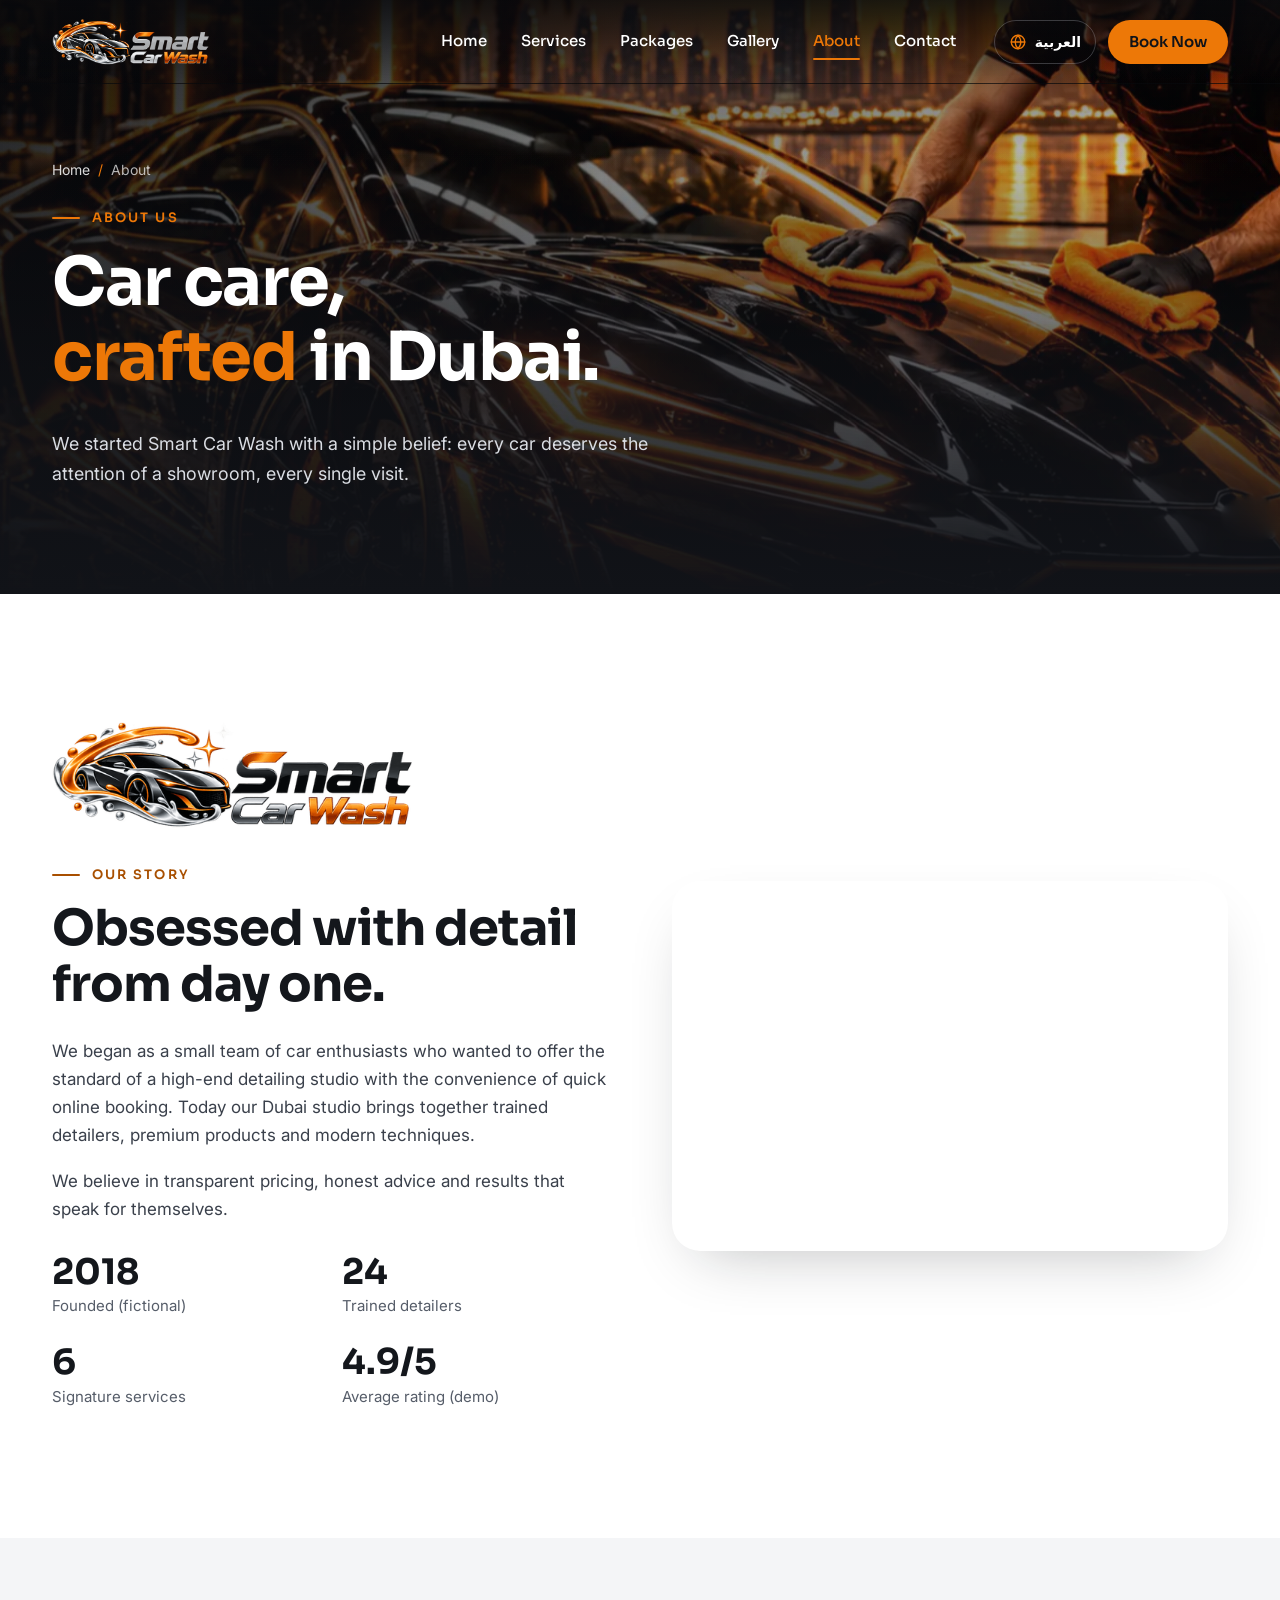
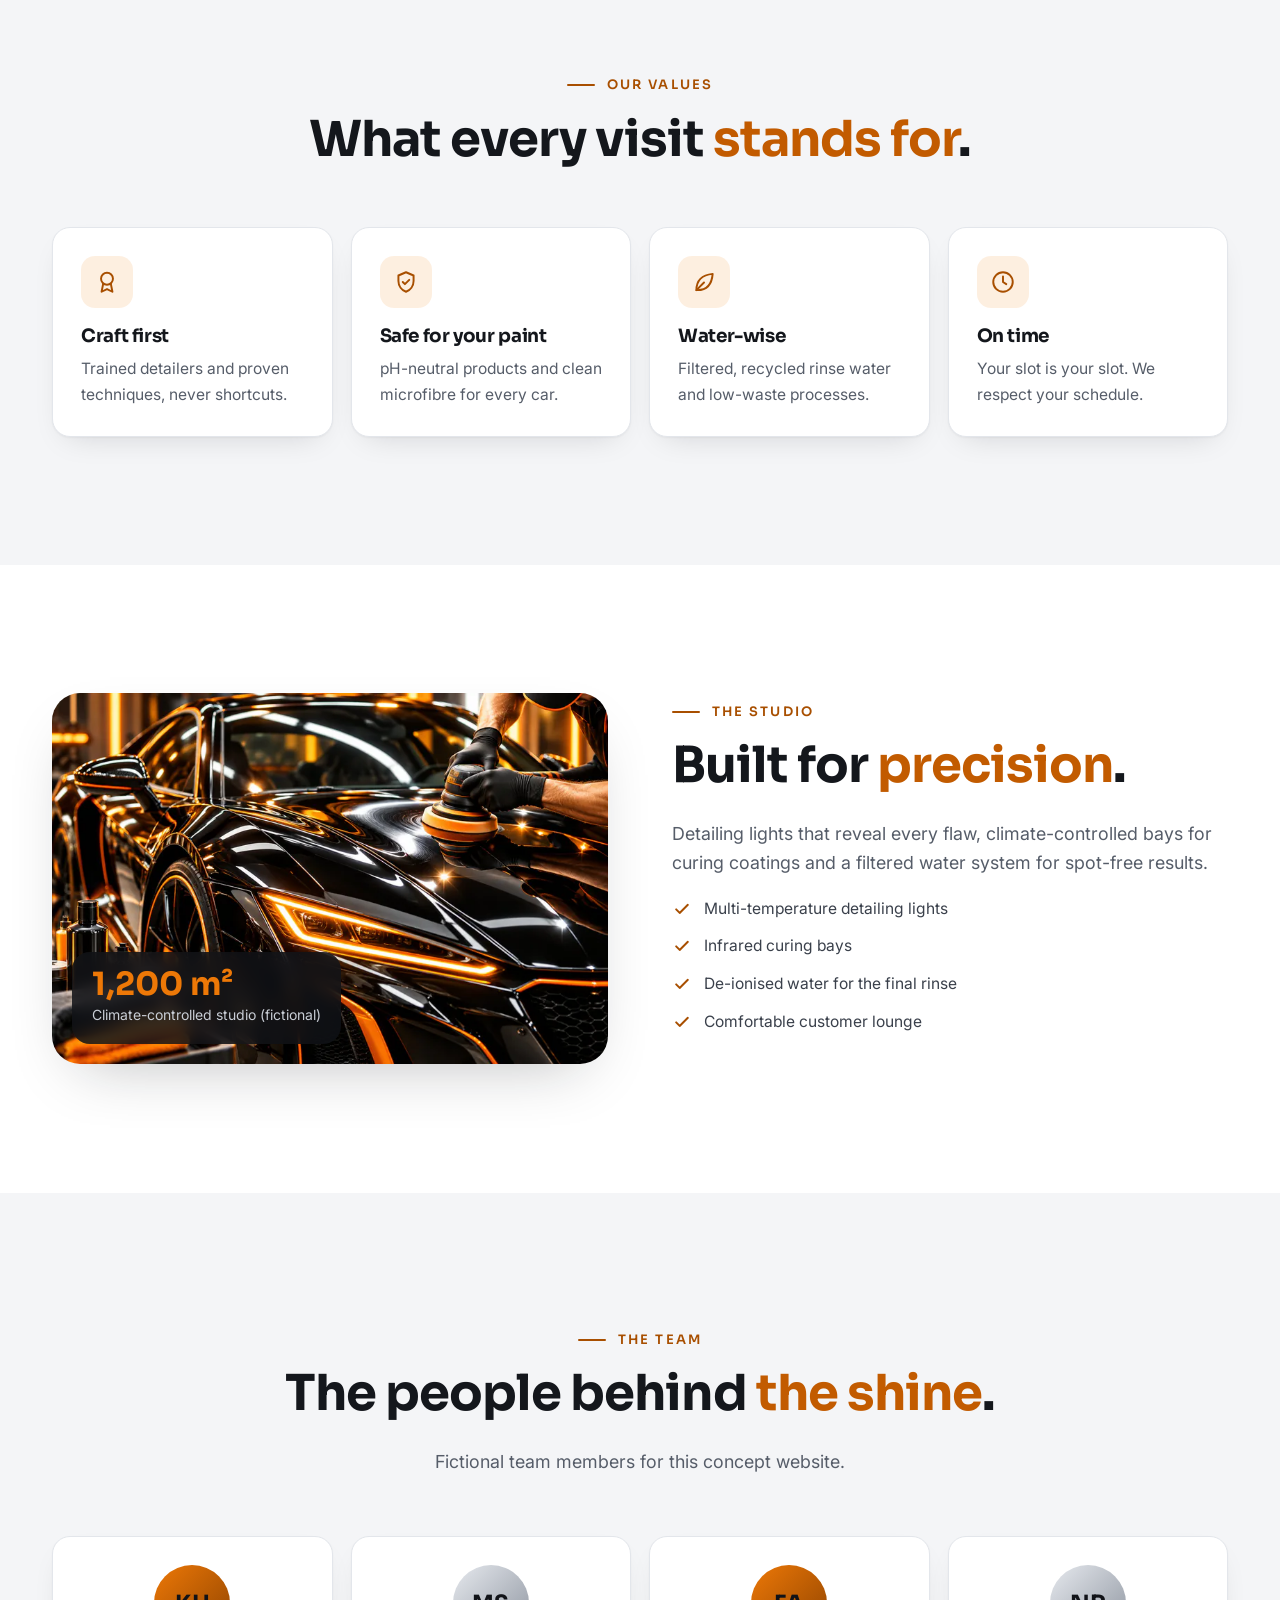
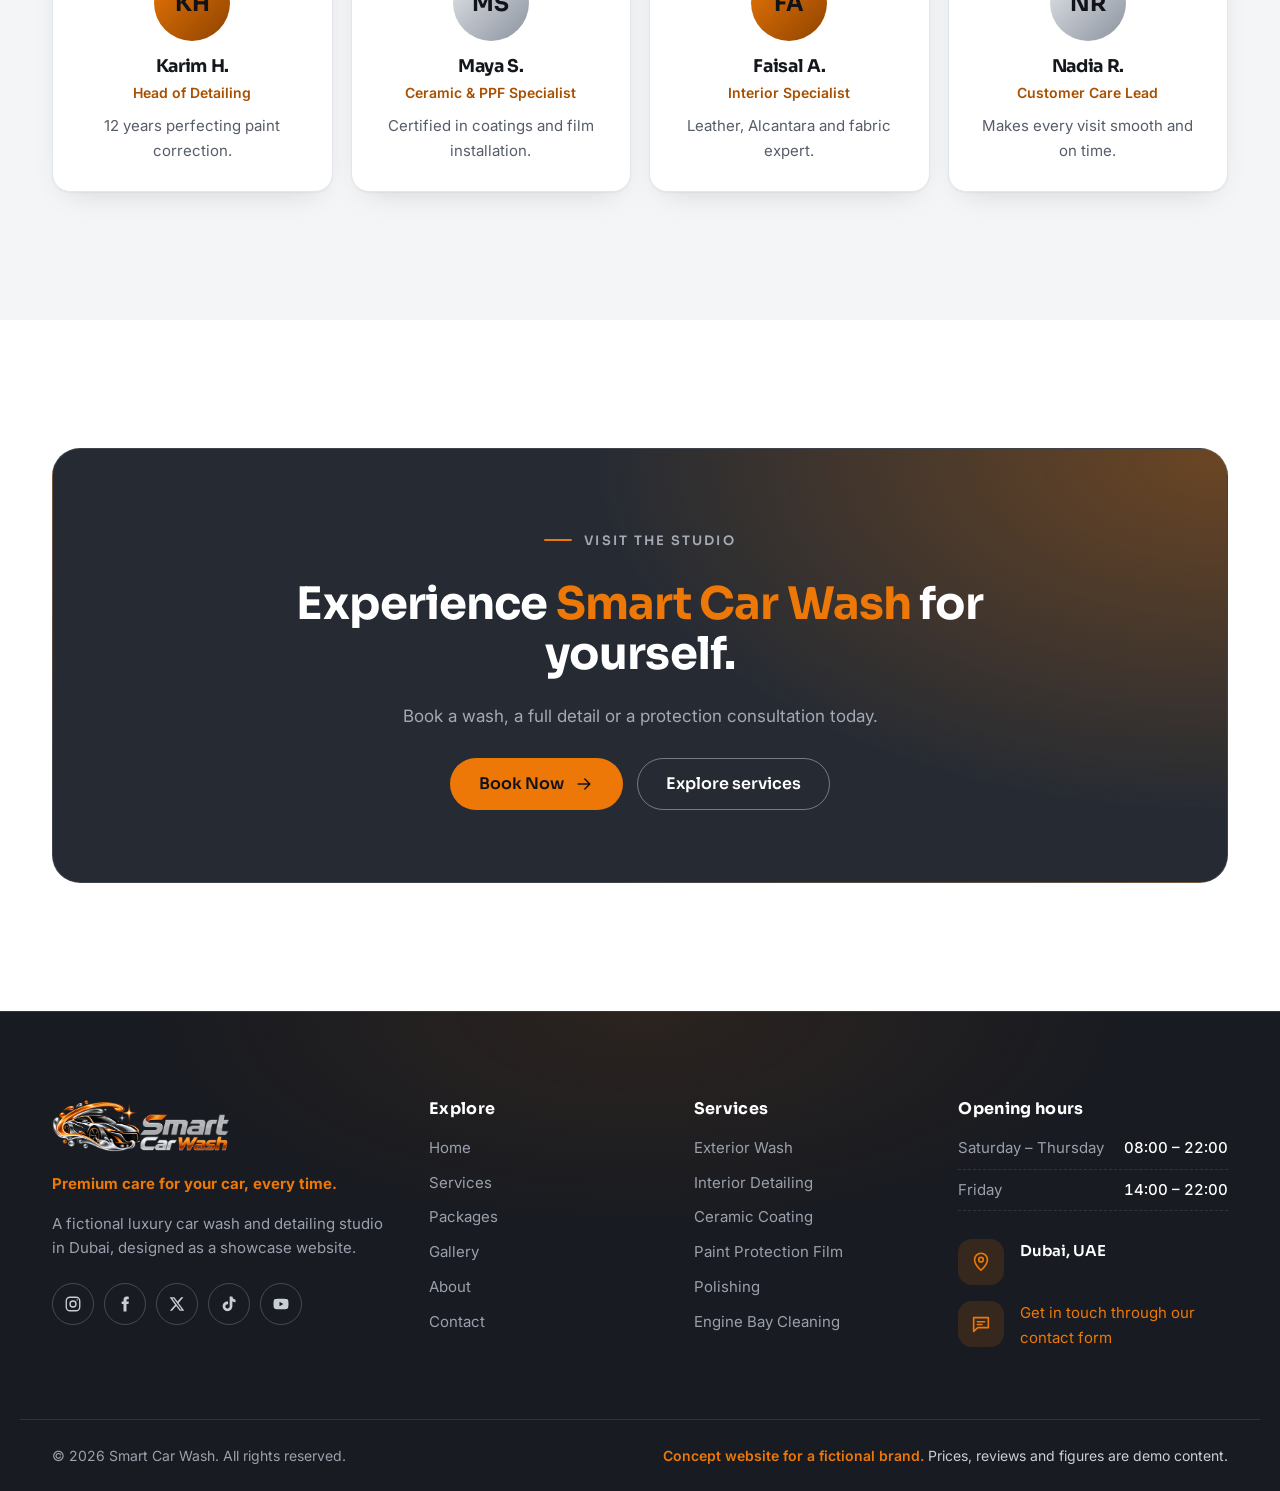
<file: about.html>
<!doctype html>
<html lang="en" dir="ltr" class="no-js">
<head>
  <meta charset="utf-8">
  <meta name="viewport" content="width=device-width, initial-scale=1">
  <title>About Our Dubai Detailing Studio | Smart Car Wash</title>
  <meta name="description" content="Meet the team behind Smart Car Wash, a fictional luxury car care studio in Dubai built on craft, care and premium products.">
  <link rel="canonical" href="https://shahinalambd.github.io/smart-car-wash-website/about.html">
  <link rel="alternate" hreflang="en" href="https://shahinalambd.github.io/smart-car-wash-website/about.html">
  <link rel="alternate" hreflang="ar" href="https://shahinalambd.github.io/smart-car-wash-website/ar/about.html">
  <link rel="alternate" hreflang="x-default" href="https://shahinalambd.github.io/smart-car-wash-website/about.html">
  <meta name="theme-color" content="#111318">
  <meta name="color-scheme" content="dark">
  <meta property="og:type" content="website">
  <meta property="og:url" content="https://shahinalambd.github.io/smart-car-wash-website/about.html">
  <meta property="og:site_name" content="Smart Car Wash">
  <meta property="og:title" content="About Our Dubai Detailing Studio | Smart Car Wash">
  <meta property="og:description" content="Meet the team behind Smart Car Wash, a fictional luxury car care studio in Dubai built on craft, care and premium products.">
  <meta property="og:image" content="https://shahinalambd.github.io/smart-car-wash-website/images/optimized/og-image.jpg">
  <meta property="og:image:width" content="1200">
  <meta property="og:image:height" content="630">
  <meta property="og:image:alt" content="Smart Car Wash logo over a black sports car in a Dubai studio">
  <meta property="og:locale" content="en_US">
  <meta property="og:locale:alternate" content="ar_AE">
  <meta name="twitter:card" content="summary_large_image">
  <meta name="twitter:image" content="https://shahinalambd.github.io/smart-car-wash-website/images/optimized/og-image.jpg">
  <link rel="icon" href="favicon.ico" sizes="32x32">
  <link rel="icon" href="images/optimized/brand/favicon.svg" type="image/svg+xml">
  <link rel="apple-touch-icon" href="images/optimized/brand/apple-touch-icon.png">
  <link rel="preconnect" href="https://fonts.googleapis.com">
  <link rel="preconnect" href="https://fonts.gstatic.com" crossorigin>
  <link rel="stylesheet" href="https://fonts.googleapis.com/css2?family=Inter:wght@400;500;600&family=Sora:wght@500;600;700;800&display=swap">
  <link rel="stylesheet" href="assets/css/style.css">
  <script>document.documentElement.classList.replace('no-js','js');window.SCW_ICONS='assets/icons.svg';</script>
  <script src="assets/js/main.js" defer></script>
</head>
<body>
  <a class="skip-link" href="#main">Skip to content</a>
  <header class="site-header">
    <div class="container header-inner">
      <a class="brand" href="index.html"><img src="images/optimized/brand/logo-light-480.png" srcset="images/optimized/brand/logo-light-480.png 1x, images/optimized/brand/logo-light-960.png 2x" width="157" height="46" alt="Smart Car Wash"></a>
      <nav class="main-nav" aria-label="Main"><ul><li><a href="index.html">Home</a></li><li><a href="services.html">Services</a></li><li><a href="packages.html">Packages</a></li><li><a href="gallery.html">Gallery</a></li><li><a href="about.html" aria-current="page">About</a></li><li><a href="booking.html">Contact</a></li></ul></nav>
      <div class="header-actions">
        <a class="lang-switch" href="ar/about.html" hreflang="ar" lang="ar" aria-label="اقرأ هذه الصفحة بالعربية"><svg class="icon" aria-hidden="true" focusable="false"><use href="assets/icons.svg#i-globe"/></svg><span>العربية</span></a>
        <a class="btn btn-primary btn-sm btn-book" href="booking.html#book">Book Now</a>
        <button class="menu-toggle" type="button" aria-expanded="false" aria-controls="mobile-menu" aria-label="Open menu" data-label-open="Open menu" data-label-close="Close menu"><span></span><span></span><span></span></button>
      </div>
    </div>
  </header>
  <div class="mobile-menu" id="mobile-menu" aria-hidden="true">
    <nav aria-label="Mobile"><ul><li style="--i:0"><a href="index.html">Home <svg class="icon flip" aria-hidden="true" focusable="false"><use href="assets/icons.svg#i-arrow"/></svg></a></li><li style="--i:1"><a href="services.html">Services <svg class="icon flip" aria-hidden="true" focusable="false"><use href="assets/icons.svg#i-arrow"/></svg></a></li><li style="--i:2"><a href="packages.html">Packages <svg class="icon flip" aria-hidden="true" focusable="false"><use href="assets/icons.svg#i-arrow"/></svg></a></li><li style="--i:3"><a href="gallery.html">Gallery <svg class="icon flip" aria-hidden="true" focusable="false"><use href="assets/icons.svg#i-arrow"/></svg></a></li><li style="--i:4"><a href="about.html" aria-current="page">About <svg class="icon flip" aria-hidden="true" focusable="false"><use href="assets/icons.svg#i-arrow"/></svg></a></li><li style="--i:5"><a href="booking.html">Contact <svg class="icon flip" aria-hidden="true" focusable="false"><use href="assets/icons.svg#i-arrow"/></svg></a></li></ul></nav>
    <div class="mobile-menu__foot">
      <a class="btn btn-primary btn-block" href="booking.html#book">Book Now</a>
      <p>Open daily · Dubai, UAE</p>
    </div>
  </div>

  <main id="main" tabindex="-1">
    <section class="page-hero">
      <div class="hero-media"><picture><source type="image/webp" srcset="images/optimized/about/about-team-800.webp 800w, images/optimized/about/about-team.webp 1600w" sizes="100vw"><img src="images/optimized/about/about-team-800.jpg" srcset="images/optimized/about/about-team-800.jpg 800w, images/optimized/about/about-team.jpg 1600w" sizes="100vw" alt="Smart Car Wash detailer hand-drying a black sports car in the studio" width="1600" height="1067" loading="eager" decoding="async" fetchpriority="high"></picture></div>
      <div class="container" data-reveal>
        <nav class="breadcrumb" aria-label="Breadcrumb"><ol><li><a href="index.html">Home</a></li><li><span aria-current="page">About</span></li></ol></nav>
        <p class="eyebrow">About us</p>
        <h1>Car care, <span class="accent">crafted</span> in Dubai.</h1>
        <p class="lead">We started Smart Car Wash with a simple belief: every car deserves the attention of a showroom, every single visit.</p>
      </div>
    </section>
    <section class="section section--white" aria-labelledby="story-title">
      <div class="container grid-2">
        <div data-reveal>
          <img class="story-logo" src="images/optimized/brand/logo-dark-480.png" srcset="images/optimized/brand/logo-dark-480.png 1x, images/optimized/brand/logo-dark-960.png 2x" width="360" height="106" alt="Smart Car Wash" loading="lazy">
          <p class="eyebrow">Our story</p>
          <h2 class="h2" id="story-title">Obsessed with detail from day one.</h2>
          <p>We began as a small team of car enthusiasts who wanted to offer the standard of a high-end detailing studio with the convenience of quick online booking. Today our Dubai studio brings together trained detailers, premium products and modern techniques.</p>
          <p>We believe in transparent pricing, honest advice and results that speak for themselves.</p>
          <div class="stats">
            <div><b>2018</b><span>Founded (fictional)</span></div>
            <div><b>24</b><span>Trained detailers</span></div>
            <div><b>6</b><span>Signature services</span></div>
            <div><b>4.9/5</b><span>Average rating (demo)</span></div>
          </div>
        </div>
        <div class="media-frame" data-reveal="zoom" style="--d:1"><picture><source type="image/webp" srcset="images/optimized/about/about-team-800.webp 800w, images/optimized/about/about-team.webp 1600w" sizes="(min-width: 900px) 600px, 100vw"><img src="images/optimized/about/about-team-800.jpg" srcset="images/optimized/about/about-team-800.jpg 800w, images/optimized/about/about-team.jpg 1600w" sizes="(min-width: 900px) 600px, 100vw" alt="Smart Car Wash detailer hand-drying a black sports car in the studio" width="1600" height="1067" loading="lazy" decoding="async"></picture></div>
      </div>
    </section>
    <section class="section section--grey" aria-labelledby="values-title">
      <div class="container">

        <div class="section-head section-head--center" data-reveal>
          <p class="eyebrow">Our values</p>
          <h2 class="h2" id="values-title">What every visit <span class="accent">stands for</span>.</h2>

        </div>
        <div class="tiles"><div class="tile" data-reveal style="--d:0"><span class="ico"><svg class="icon" aria-hidden="true" focusable="false"><use href="assets/icons.svg#i-award"/></svg></span><h3>Craft first</h3><p>Trained detailers and proven techniques, never shortcuts.</p></div><div class="tile" data-reveal style="--d:1"><span class="ico"><svg class="icon" aria-hidden="true" focusable="false"><use href="assets/icons.svg#i-shield"/></svg></span><h3>Safe for your paint</h3><p>pH-neutral products and clean microfibre for every car.</p></div><div class="tile" data-reveal style="--d:2"><span class="ico"><svg class="icon" aria-hidden="true" focusable="false"><use href="assets/icons.svg#i-leaf"/></svg></span><h3>Water-wise</h3><p>Filtered, recycled rinse water and low-waste processes.</p></div><div class="tile" data-reveal style="--d:3"><span class="ico"><svg class="icon" aria-hidden="true" focusable="false"><use href="assets/icons.svg#i-clock"/></svg></span><h3>On time</h3><p>Your slot is your slot. We respect your schedule.</p></div>
        </div>
      </div>
    </section>
    <section class="section section--white" aria-labelledby="studio-title">
      <div class="container grid-2">
        <div class="media-frame" data-reveal="zoom"><picture><source type="image/webp" srcset="images/optimized/about/about-craft-800.webp 800w, images/optimized/about/about-craft.webp 1600w" sizes="(min-width: 900px) 600px, 100vw"><img src="images/optimized/about/about-craft-800.jpg" srcset="images/optimized/about/about-craft-800.jpg 800w, images/optimized/about/about-craft.jpg 1600w" sizes="(min-width: 900px) 600px, 100vw" alt="Close-up of a detailer machine-polishing a black car" width="1600" height="1067" loading="lazy" decoding="async"></picture><div class="media-badge"><b>1,200 m²</b><span>Climate-controlled studio (fictional)</span></div></div>
        <div data-reveal style="--d:1">
          <p class="eyebrow">The studio</p>
          <h2 class="h2" id="studio-title">Built for <span class="accent">precision</span>.</h2>
          <p class="lead">Detailing lights that reveal every flaw, climate-controlled bays for curing coatings and a filtered water system for spot-free results.</p>
          <ul class="check-list"><li><svg class="icon" aria-hidden="true" focusable="false"><use href="assets/icons.svg#i-check"/></svg><span>Multi-temperature detailing lights</span></li><li><svg class="icon" aria-hidden="true" focusable="false"><use href="assets/icons.svg#i-check"/></svg><span>Infrared curing bays</span></li><li><svg class="icon" aria-hidden="true" focusable="false"><use href="assets/icons.svg#i-check"/></svg><span>De-ionised water for the final rinse</span></li><li><svg class="icon" aria-hidden="true" focusable="false"><use href="assets/icons.svg#i-check"/></svg><span>Comfortable customer lounge</span></li></ul>
        </div>
      </div>
    </section>
    <section class="section section--grey" aria-labelledby="team-title">
      <div class="container">

        <div class="section-head section-head--center" data-reveal>
          <p class="eyebrow">The team</p>
          <h2 class="h2" id="team-title">The people behind <span class="accent">the shine</span>.</h2>
          <p class="lead">Fictional team members for this concept website.</p>
        </div>
        <div class="team"><div class="member" data-reveal style="--d:0"><span class="avatar" aria-hidden="true">KH</span><h3>Karim H.</h3><span class="role">Head of Detailing</span><p>12 years perfecting paint correction.</p></div><div class="member" data-reveal style="--d:1"><span class="avatar avatar--silver" aria-hidden="true">MS</span><h3>Maya S.</h3><span class="role">Ceramic & PPF Specialist</span><p>Certified in coatings and film installation.</p></div><div class="member" data-reveal style="--d:2"><span class="avatar" aria-hidden="true">FA</span><h3>Faisal A.</h3><span class="role">Interior Specialist</span><p>Leather, Alcantara and fabric expert.</p></div><div class="member" data-reveal style="--d:3"><span class="avatar avatar--silver" aria-hidden="true">NR</span><h3>Nadia R.</h3><span class="role">Customer Care Lead</span><p>Makes every visit smooth and on time.</p></div></div>
      </div>
    </section>

    <section class="section section--white">
      <div class="container">
        <div class="cta-band" data-reveal="zoom">
          <p class="eyebrow" style="justify-content:center">Visit the studio</p>
          <h2>Experience <span class="accent">Smart Car Wash</span> for yourself.</h2>
          <p>Book a wash, a full detail or a protection consultation today.</p>
          <div class="btn-row">
            <a class="btn btn-primary" href="booking.html#book">Book Now <svg class="icon icon--arrow flip" aria-hidden="true" focusable="false"><use href="assets/icons.svg#i-arrow"/></svg></a>
            <a class="btn btn-ghost" href="services.html">Explore services</a>
          </div>
        </div>
      </div>
    </section>
  </main>
  <footer class="site-footer">
    <div class="container footer-grid">
      <div>
        <a class="footer-logo" href="index.html"><img src="images/optimized/brand/logo-light-480.png" srcset="images/optimized/brand/logo-light-480.png 1x, images/optimized/brand/logo-light-960.png 2x" width="177" height="52" alt="Smart Car Wash" loading="lazy"></a>
        <p><strong class="accent">Premium care for your car, every time.</strong></p>
        <p>A fictional luxury car wash and detailing studio in Dubai, designed as a showcase website.</p>
        <ul class="socials" aria-label="Social media (placeholder icons, no links)"><li><span class="social" role="img" aria-label="Instagram"><svg class="icon" aria-hidden="true" focusable="false"><use href="assets/icons.svg#i-instagram"/></svg></span></li><li><span class="social" role="img" aria-label="Facebook"><svg class="icon icon--fill" aria-hidden="true" focusable="false"><use href="assets/icons.svg#i-facebook"/></svg></span></li><li><span class="social" role="img" aria-label="X"><svg class="icon icon--fill" aria-hidden="true" focusable="false"><use href="assets/icons.svg#i-x"/></svg></span></li><li><span class="social" role="img" aria-label="TikTok"><svg class="icon icon--fill" aria-hidden="true" focusable="false"><use href="assets/icons.svg#i-tiktok"/></svg></span></li><li><span class="social" role="img" aria-label="YouTube"><svg class="icon icon--fill" aria-hidden="true" focusable="false"><use href="assets/icons.svg#i-youtube"/></svg></span></li></ul>
      </div>
      <div>
        <h2>Explore</h2>
        <ul class="footer-links"><li><a href="index.html">Home</a></li><li><a href="services.html">Services</a></li><li><a href="packages.html">Packages</a></li><li><a href="gallery.html">Gallery</a></li><li><a href="about.html">About</a></li><li><a href="booking.html">Contact</a></li></ul>
      </div>
      <div>
        <h2>Services</h2>
        <ul class="footer-links"><li><a href="services.html#exterior-wash">Exterior Wash</a></li><li><a href="services.html#interior-detailing">Interior Detailing</a></li><li><a href="services.html#ceramic-coating">Ceramic Coating</a></li><li><a href="services.html#paint-protection-film">Paint Protection Film</a></li><li><a href="services.html#polishing">Polishing</a></li><li><a href="services.html#engine-bay">Engine Bay Cleaning</a></li></ul>
      </div>
      <div>
        <h2>Opening hours</h2>
        <ul class="hours"><li><span>Saturday – Thursday</span><b dir="ltr">08:00 – 22:00</b></li><li><span>Friday</span><b dir="ltr">14:00 – 22:00</b></li></ul>
        <ul class="info-list">
          <li><span class="ico"><svg class="icon" aria-hidden="true" focusable="false"><use href="assets/icons.svg#i-pin"/></svg></span><span><b>Dubai, UAE</b></span></li>
          <li><span class="ico"><svg class="icon" aria-hidden="true" focusable="false"><use href="assets/icons.svg#i-message"/></svg></span><span><a href="booking.html#contact">Get in touch through our contact form</a></span></li>
        </ul>
      </div>
    </div>
    <div class="container footer-bottom">
      <p>© <span data-year>2026</span> Smart Car Wash. All rights reserved.</p>
      <p class="concept-note"><b>Concept website for a fictional brand.</b> Prices, reviews and figures are demo content.</p>
    </div>
  </footer>
  <button class="icon-btn to-top" type="button" aria-label="Back to top"><svg class="icon" aria-hidden="true" focusable="false"><use href="assets/icons.svg#i-arrow-up"/></svg></button>
</body>
</html>
</file>
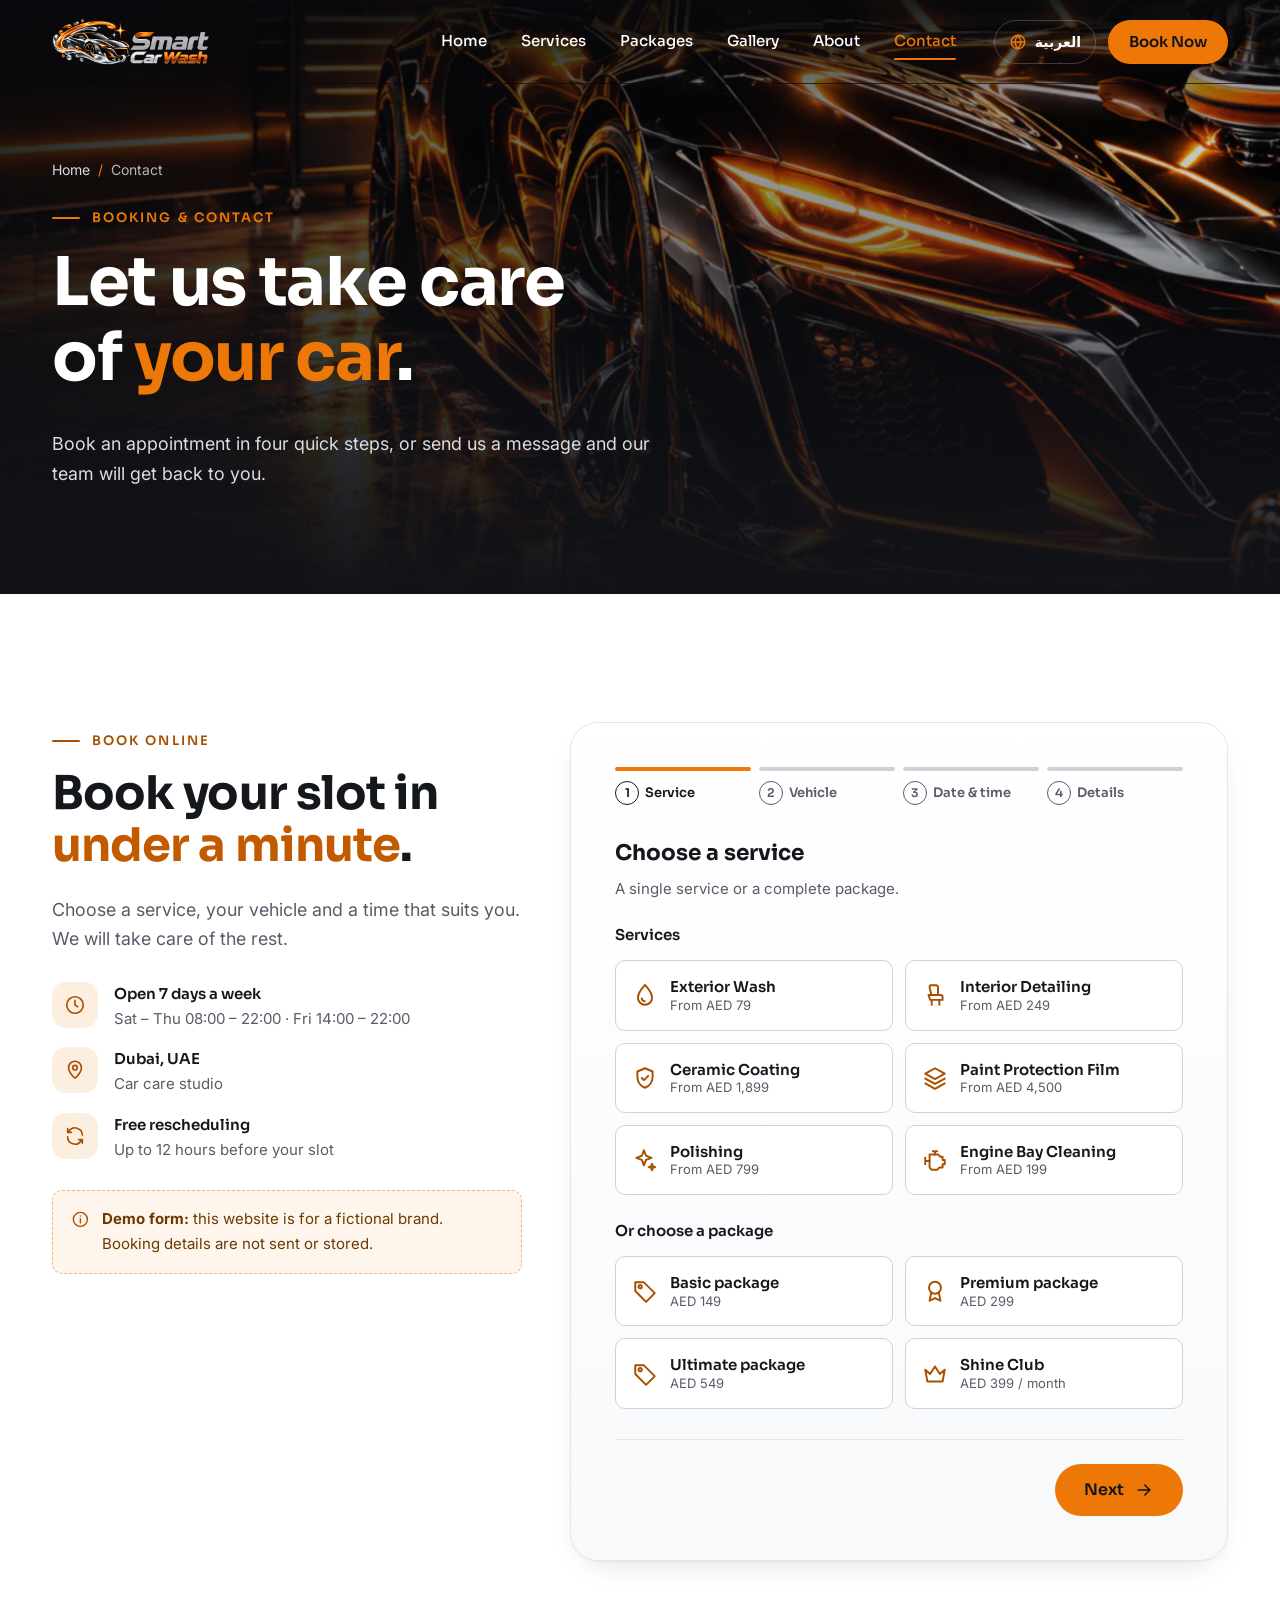
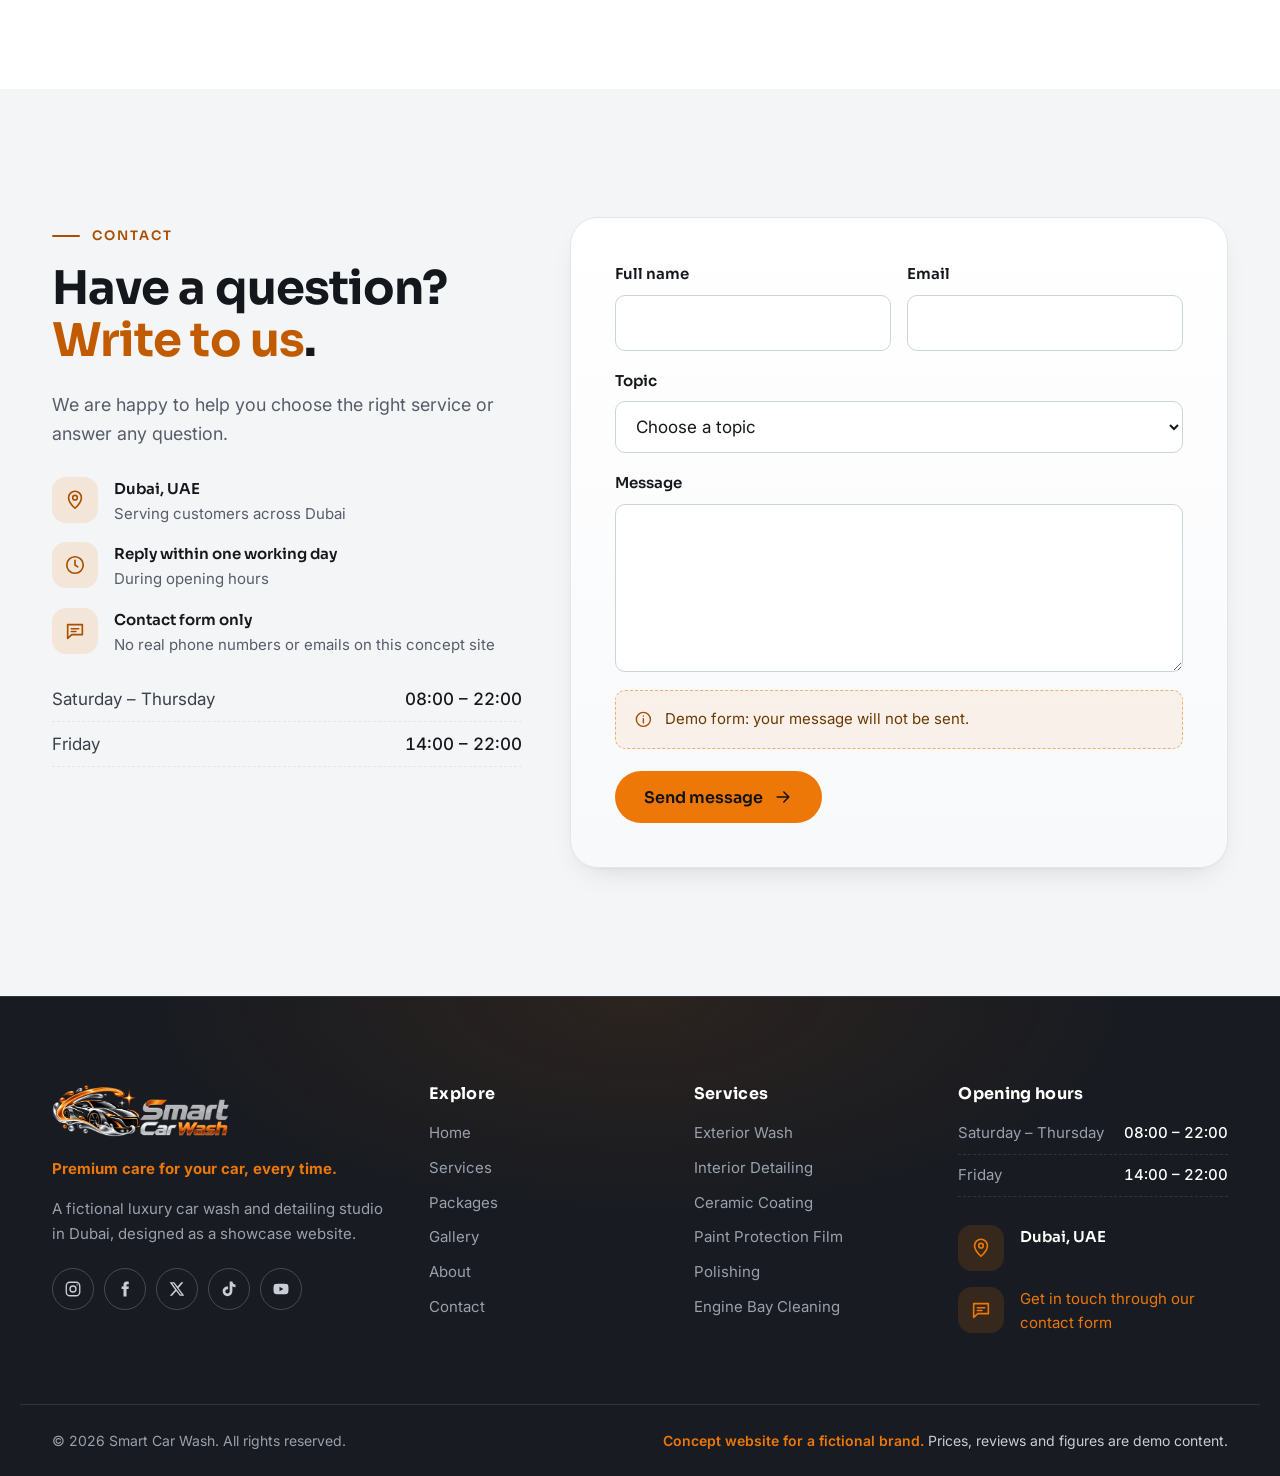
<file: booking.html>
<!doctype html>
<html lang="en" dir="ltr" class="no-js">
<head>
  <meta charset="utf-8">
  <meta name="viewport" content="width=device-width, initial-scale=1">
  <title>Book a Car Wash or Contact Us | Smart Car Wash</title>
  <meta name="description" content="Book a car wash or detailing appointment in Dubai in four quick steps, or send us a message through the contact form.">
  <link rel="canonical" href="https://shahinalambd.github.io/smart-car-wash-website/booking.html">
  <link rel="alternate" hreflang="en" href="https://shahinalambd.github.io/smart-car-wash-website/booking.html">
  <link rel="alternate" hreflang="ar" href="https://shahinalambd.github.io/smart-car-wash-website/ar/booking.html">
  <link rel="alternate" hreflang="x-default" href="https://shahinalambd.github.io/smart-car-wash-website/booking.html">
  <meta name="theme-color" content="#111318">
  <meta name="color-scheme" content="dark">
  <meta property="og:type" content="website">
  <meta property="og:url" content="https://shahinalambd.github.io/smart-car-wash-website/booking.html">
  <meta property="og:site_name" content="Smart Car Wash">
  <meta property="og:title" content="Book a Car Wash or Contact Us | Smart Car Wash">
  <meta property="og:description" content="Book a car wash or detailing appointment in Dubai in four quick steps, or send us a message through the contact form.">
  <meta property="og:image" content="https://shahinalambd.github.io/smart-car-wash-website/images/optimized/og-image.jpg">
  <meta property="og:image:width" content="1200">
  <meta property="og:image:height" content="630">
  <meta property="og:image:alt" content="Smart Car Wash logo over a black sports car in a Dubai studio">
  <meta property="og:locale" content="en_US">
  <meta property="og:locale:alternate" content="ar_AE">
  <meta name="twitter:card" content="summary_large_image">
  <meta name="twitter:image" content="https://shahinalambd.github.io/smart-car-wash-website/images/optimized/og-image.jpg">
  <link rel="icon" href="favicon.ico" sizes="32x32">
  <link rel="icon" href="images/optimized/brand/favicon.svg" type="image/svg+xml">
  <link rel="apple-touch-icon" href="images/optimized/brand/apple-touch-icon.png">
  <link rel="preconnect" href="https://fonts.googleapis.com">
  <link rel="preconnect" href="https://fonts.gstatic.com" crossorigin>
  <link rel="stylesheet" href="https://fonts.googleapis.com/css2?family=Inter:wght@400;500;600&family=Sora:wght@500;600;700;800&display=swap">
  <link rel="stylesheet" href="assets/css/style.css">
  <script>document.documentElement.classList.replace('no-js','js');window.SCW_ICONS='assets/icons.svg';</script>
  <script src="assets/js/main.js" defer></script>
</head>
<body>
  <a class="skip-link" href="#main">Skip to content</a>
  <header class="site-header">
    <div class="container header-inner">
      <a class="brand" href="index.html"><img src="images/optimized/brand/logo-light-480.png" srcset="images/optimized/brand/logo-light-480.png 1x, images/optimized/brand/logo-light-960.png 2x" width="157" height="46" alt="Smart Car Wash"></a>
      <nav class="main-nav" aria-label="Main"><ul><li><a href="index.html">Home</a></li><li><a href="services.html">Services</a></li><li><a href="packages.html">Packages</a></li><li><a href="gallery.html">Gallery</a></li><li><a href="about.html">About</a></li><li><a href="booking.html" aria-current="page">Contact</a></li></ul></nav>
      <div class="header-actions">
        <a class="lang-switch" href="ar/booking.html" hreflang="ar" lang="ar" aria-label="اقرأ هذه الصفحة بالعربية"><svg class="icon" aria-hidden="true" focusable="false"><use href="assets/icons.svg#i-globe"/></svg><span>العربية</span></a>
        <a class="btn btn-primary btn-sm btn-book" href="#book">Book Now</a>
        <button class="menu-toggle" type="button" aria-expanded="false" aria-controls="mobile-menu" aria-label="Open menu" data-label-open="Open menu" data-label-close="Close menu"><span></span><span></span><span></span></button>
      </div>
    </div>
  </header>
  <div class="mobile-menu" id="mobile-menu" aria-hidden="true">
    <nav aria-label="Mobile"><ul><li style="--i:0"><a href="index.html">Home <svg class="icon flip" aria-hidden="true" focusable="false"><use href="assets/icons.svg#i-arrow"/></svg></a></li><li style="--i:1"><a href="services.html">Services <svg class="icon flip" aria-hidden="true" focusable="false"><use href="assets/icons.svg#i-arrow"/></svg></a></li><li style="--i:2"><a href="packages.html">Packages <svg class="icon flip" aria-hidden="true" focusable="false"><use href="assets/icons.svg#i-arrow"/></svg></a></li><li style="--i:3"><a href="gallery.html">Gallery <svg class="icon flip" aria-hidden="true" focusable="false"><use href="assets/icons.svg#i-arrow"/></svg></a></li><li style="--i:4"><a href="about.html">About <svg class="icon flip" aria-hidden="true" focusable="false"><use href="assets/icons.svg#i-arrow"/></svg></a></li><li style="--i:5"><a href="booking.html" aria-current="page">Contact <svg class="icon flip" aria-hidden="true" focusable="false"><use href="assets/icons.svg#i-arrow"/></svg></a></li></ul></nav>
    <div class="mobile-menu__foot">
      <a class="btn btn-primary btn-block" href="#book">Book Now</a>
      <p>Open daily · Dubai, UAE</p>
    </div>
  </div>

  <main id="main" tabindex="-1">
    <section class="page-hero">
      <div class="hero-media"><picture><source type="image/webp" srcset="images/optimized/banners/banner-booking-1200.webp 1200w, images/optimized/banners/banner-booking.webp 2400w" sizes="100vw"><img src="images/optimized/banners/banner-booking-1200.jpg" srcset="images/optimized/banners/banner-booking-1200.jpg 1200w, images/optimized/banners/banner-booking.jpg 2400w" sizes="100vw" alt="Detailer polishing a sports car in a dark studio with orange light strips" width="2400" height="800" loading="eager" decoding="async" fetchpriority="high"></picture></div>
      <div class="container" data-reveal>
        <nav class="breadcrumb" aria-label="Breadcrumb"><ol><li><a href="index.html">Home</a></li><li><span aria-current="page">Contact</span></li></ol></nav>
        <p class="eyebrow">Booking & contact</p>
        <h1>Let us take care of <span class="accent">your car</span>.</h1>
        <p class="lead">Book an appointment in four quick steps, or send us a message and our team will get back to you.</p>
      </div>
    </section>

    <section class="section section--white" id="book" aria-labelledby="book-title">
      <div class="container booking">
        <div class="booking-aside" data-reveal>
          <p class="eyebrow">Book online</p>
          <h2 id="book-title">Book your slot in <span class="accent">under a minute</span>.</h2>
          <p class="lead">Choose a service, your vehicle and a time that suits you. We will take care of the rest.</p>
          <ul class="info-list">
            <li><span class="ico"><svg class="icon" aria-hidden="true" focusable="false"><use href="assets/icons.svg#i-clock"/></svg></span><span><b>Open 7 days a week</b><span>Sat – Thu <span dir="ltr">08:00 – 22:00</span> · Fri <span dir="ltr">14:00 – 22:00</span></span></span></li>
            <li><span class="ico"><svg class="icon" aria-hidden="true" focusable="false"><use href="assets/icons.svg#i-pin"/></svg></span><span><b>Dubai, UAE</b><span>Car care studio</span></span></li>
            <li><span class="ico"><svg class="icon" aria-hidden="true" focusable="false"><use href="assets/icons.svg#i-refresh"/></svg></span><span><b>Free rescheduling</b><span>Up to 12 hours before your slot</span></span></li>
          </ul>
          <p class="demo-note"><svg class="icon" aria-hidden="true" focusable="false"><use href="assets/icons.svg#i-info"/></svg><span><b>Demo form:</b> this website is for a fictional brand. Booking details are not sent or stored.</span></p>
        </div>
        <div class="form-card" data-reveal style="--d:1">
          <form class="booking-form" data-booking data-success="book-success" novalidate aria-labelledby="book-title">
            <ol class="stepper"><li aria-current="step"><span><span class="n" aria-hidden="true">1</span><span class="t">Service</span><span class="sr-only"> (step 1 of 4)</span></span></li><li><span><span class="n" aria-hidden="true">2</span><span class="t">Vehicle</span><span class="sr-only"> (step 2 of 4)</span></span></li><li><span><span class="n" aria-hidden="true">3</span><span class="t">Date & time</span><span class="sr-only"> (step 3 of 4)</span></span></li><li><span><span class="n" aria-hidden="true">4</span><span class="t">Details</span><span class="sr-only"> (step 4 of 4)</span></span></li></ol>
            <p class="sr-only step-live" aria-live="polite"></p>

            <fieldset class="form-step">
              <legend>Choose a service</legend>
              <p class="hint">A single service or a complete package.</p>
              <div role="radiogroup" data-group="service" data-error-id="book-err-service" aria-labelledby="book-svc-l" aria-describedby="book-err-service">
                <p class="opt-group-label" id="book-svc-l">Services</p>
                <div class="opt-grid">
                <label class="opt"><input type="radio" name="service" value="exterior-wash" data-label="Exterior Wash" data-price-sedan="79" data-price-suv="95"><span class="opt-box"><svg class="icon" aria-hidden="true" focusable="false"><use href="assets/icons.svg#i-droplet"/></svg><span>Exterior Wash<small>From AED 79</small></span></span></label>
                <label class="opt"><input type="radio" name="service" value="interior-detailing" data-label="Interior Detailing" data-price-sedan="249" data-price-suv="299"><span class="opt-box"><svg class="icon" aria-hidden="true" focusable="false"><use href="assets/icons.svg#i-seat"/></svg><span>Interior Detailing<small>From AED 249</small></span></span></label>
                <label class="opt"><input type="radio" name="service" value="ceramic-coating" data-label="Ceramic Coating" data-price-sedan="1899" data-price-suv="2299"><span class="opt-box"><svg class="icon" aria-hidden="true" focusable="false"><use href="assets/icons.svg#i-shield"/></svg><span>Ceramic Coating<small>From AED 1,899</small></span></span></label>
                <label class="opt"><input type="radio" name="service" value="paint-protection-film" data-label="Paint Protection Film" data-price-sedan="4500" data-price-suv="5500"><span class="opt-box"><svg class="icon" aria-hidden="true" focusable="false"><use href="assets/icons.svg#i-layers"/></svg><span>Paint Protection Film<small>From AED 4,500</small></span></span></label>
                <label class="opt"><input type="radio" name="service" value="polishing" data-label="Polishing" data-price-sedan="799" data-price-suv="949"><span class="opt-box"><svg class="icon" aria-hidden="true" focusable="false"><use href="assets/icons.svg#i-sparkle"/></svg><span>Polishing<small>From AED 799</small></span></span></label>
                <label class="opt"><input type="radio" name="service" value="engine-bay" data-label="Engine Bay Cleaning" data-price-sedan="199" data-price-suv="239"><span class="opt-box"><svg class="icon" aria-hidden="true" focusable="false"><use href="assets/icons.svg#i-engine"/></svg><span>Engine Bay Cleaning<small>From AED 199</small></span></span></label>
                </div>
                <p class="opt-group-label">Or choose a package</p>
                <div class="opt-grid">
                <label class="opt"><input type="radio" name="service" value="package-basic" data-label="Basic package" data-price-sedan="149" data-price-suv="179"><span class="opt-box"><svg class="icon" aria-hidden="true" focusable="false"><use href="assets/icons.svg#i-tag"/></svg><span>Basic package<small>AED 149</small></span></span></label>
                <label class="opt"><input type="radio" name="service" value="package-premium" data-label="Premium package" data-price-sedan="299" data-price-suv="349"><span class="opt-box"><svg class="icon" aria-hidden="true" focusable="false"><use href="assets/icons.svg#i-award"/></svg><span>Premium package<small>AED 299</small></span></span></label>
                <label class="opt"><input type="radio" name="service" value="package-ultimate" data-label="Ultimate package" data-price-sedan="549" data-price-suv="649"><span class="opt-box"><svg class="icon" aria-hidden="true" focusable="false"><use href="assets/icons.svg#i-tag"/></svg><span>Ultimate package<small>AED 549</small></span></span></label>
                <label class="opt"><input type="radio" name="service" value="membership" data-per="month" data-label="Shine Club" data-price-sedan="399" data-price-suv="469"><span class="opt-box"><svg class="icon" aria-hidden="true" focusable="false"><use href="assets/icons.svg#i-crown"/></svg><span>Shine Club<small>AED 399 / month</small></span></span></label>
                </div>
              </div>
              <p class="error-msg group-error" id="book-err-service" role="alert"></p>
            </fieldset>

            <fieldset class="form-step" hidden>
              <legend>Your vehicle</legend>
              <p class="hint">Prices vary by vehicle size.</p>
              <div role="radiogroup" data-group="vehicle" data-error-id="book-err-vehicle" aria-label="Vehicle type" aria-describedby="book-err-vehicle">
                <div class="opt-grid opt-grid--3">
                <label class="opt"><input type="radio" name="vehicle" value="sedan" data-label="Sedan"><span class="opt-box"><svg class="icon" aria-hidden="true" focusable="false"><use href="assets/icons.svg#i-sedan"/></svg><span>Sedan<small>Saloon & hatchback</small></span></span></label>
                <label class="opt"><input type="radio" name="vehicle" value="suv" data-label="SUV / 4x4"><span class="opt-box"><svg class="icon" aria-hidden="true" focusable="false"><use href="assets/icons.svg#i-suv"/></svg><span>SUV / 4x4<small>SUV, 4x4 & pick-up</small></span></span></label>
                <label class="opt"><input type="radio" name="vehicle" value="coupe" data-label="Coupe / Sports"><span class="opt-box"><svg class="icon" aria-hidden="true" focusable="false"><use href="assets/icons.svg#i-coupe"/></svg><span>Coupe / Sports<small>Two-door & sports cars</small></span></span></label>
                </div>
              </div>
              <p class="error-msg group-error" id="book-err-vehicle" role="alert"></p>
            </fieldset>

            <fieldset class="form-step" hidden>
              <legend>Date & time</legend>
              <p class="hint">Crossed-out slots are already booked.</p>
              <div class="field">
                <label for="book-date">Date</label>
                <input class="input" type="date" id="book-date" name="date" required aria-describedby="book-err-date">
                <p class="error-msg" id="book-err-date" role="alert"></p>
              </div>
              <div role="radiogroup" data-group="time" data-error-id="book-err-time" aria-labelledby="book-time-l" aria-describedby="book-err-time">
                <p class="opt-group-label" id="book-time-l">Time</p>
                <div class="opt-grid opt-grid--3" style="grid-template-columns:repeat(auto-fill,minmax(96px,1fr))"><label class="opt opt--slot"><input type="radio" name="time" value="08:00" aria-label="08:00"><span class="opt-box" dir="ltr">08:00</span></label><label class="opt opt--slot"><input type="radio" name="time" value="09:30" aria-label="09:30"><span class="opt-box" dir="ltr">09:30</span></label><label class="opt opt--slot"><input type="radio" name="time" value="11:00" data-booked="true" disabled aria-label="11:00 (booked)"><span class="opt-box" dir="ltr">11:00</span></label><label class="opt opt--slot"><input type="radio" name="time" value="12:30" aria-label="12:30"><span class="opt-box" dir="ltr">12:30</span></label><label class="opt opt--slot"><input type="radio" name="time" value="14:00" aria-label="14:00"><span class="opt-box" dir="ltr">14:00</span></label><label class="opt opt--slot"><input type="radio" name="time" value="15:30" aria-label="15:30"><span class="opt-box" dir="ltr">15:30</span></label><label class="opt opt--slot"><input type="radio" name="time" value="17:00" data-booked="true" disabled aria-label="17:00 (booked)"><span class="opt-box" dir="ltr">17:00</span></label><label class="opt opt--slot"><input type="radio" name="time" value="18:30" aria-label="18:30"><span class="opt-box" dir="ltr">18:30</span></label><label class="opt opt--slot"><input type="radio" name="time" value="20:00" aria-label="20:00"><span class="opt-box" dir="ltr">20:00</span></label></div>
              </div>
              <p class="error-msg group-error" id="book-err-time" role="alert"></p>
            </fieldset>

            <fieldset class="form-step" hidden>
              <legend>Your details</legend>
              <p class="hint">Review your booking and confirm.</p>
              <div class="field-row">
                <div class="field">
                  <label for="book-name">Full name</label>
                  <input class="input" type="text" id="book-name" name="name" autocomplete="name" required aria-describedby="book-err-name">
                  <p class="error-msg" id="book-err-name" role="alert"></p>
                </div>
                <div class="field">
                  <label for="book-phone">Mobile number</label>
                  <input class="input" type="tel" id="book-phone" name="phone" autocomplete="tel" inputmode="tel" dir="ltr" placeholder="050 000 0000" required aria-describedby="book-err-phone">
                  <p class="error-msg" id="book-err-phone" role="alert"></p>
                </div>
              </div>
              <div class="field">
                <label for="book-email">Email <span class="opt-label">(optional)</span></label>
                <input class="input" type="email" id="book-email" name="email" autocomplete="email" dir="ltr" aria-describedby="book-err-email">
                <p class="error-msg" id="book-err-email" role="alert"></p>
              </div>
              <div class="field">
                <label for="book-notes">Notes <span class="opt-label">(optional)</span></label>
                <textarea class="input" id="book-notes" name="notes" rows="3"></textarea>
              </div>
              <dl class="summary">
                <div><dt>Service</dt><dd data-sum="service"></dd></div>
                <div><dt>Vehicle</dt><dd data-sum="vehicle"></dd></div>
                <div><dt>Date</dt><dd data-sum="date"></dd></div>
                <div><dt>Time</dt><dd data-sum="time" dir="ltr"></dd></div>
                <div><dt>Estimated price</dt><dd data-sum="price"></dd></div>
              </dl>
            </fieldset>

            <div class="form-nav">
              <button class="btn btn-ghost btn-back" type="button" hidden><svg class="icon flip" aria-hidden="true" focusable="false"><use href="assets/icons.svg#i-arrow"/></svg><span>Back</span></button>
              <button class="btn btn-primary btn-next" type="button">Next <svg class="icon icon--arrow flip" aria-hidden="true" focusable="false"><use href="assets/icons.svg#i-arrow"/></svg></button>
              <button class="btn btn-primary btn-submit" type="submit" hidden>Confirm booking <svg class="icon" aria-hidden="true" focusable="false"><use href="assets/icons.svg#i-check"/></svg></button>
            </div>
          </form>
          <div class="success" id="book-success" tabindex="-1" role="status" hidden>
            <svg class="success-icon" viewBox="0 0 100 100" aria-hidden="true"><circle cx="50" cy="50" r="45"/><path d="M30 52l13 13 27-29"/></svg>
            <h3>Thank you, <span data-success-name></span>. Your booking is received!</h3>
            <p>This is a demo, so no booking has been sent. On a live site you would receive a confirmation within minutes.</p>
            <span class="ref">Demo reference: <span data-success-ref></span></span>
            <div class="btn-row" style="justify-content:center"><button class="btn btn-ghost" type="button" data-book-again>Make another booking</button></div>
          </div>
        </div>
      </div>
    </section>
    <section class="section section--grey" id="contact" aria-labelledby="contact-title">
      <div class="container booking">
        <div class="booking-aside" data-reveal>
          <p class="eyebrow">Contact</p>
          <h2 id="contact-title">Have a question? <span class="accent">Write to us</span>.</h2>
          <p class="lead">We are happy to help you choose the right service or answer any question.</p>
          <ul class="info-list">
            <li><span class="ico"><svg class="icon" aria-hidden="true" focusable="false"><use href="assets/icons.svg#i-pin"/></svg></span><span><b>Dubai, UAE</b><span>Serving customers across Dubai</span></span></li>
            <li><span class="ico"><svg class="icon" aria-hidden="true" focusable="false"><use href="assets/icons.svg#i-clock"/></svg></span><span><b>Reply within one working day</b><span>During opening hours</span></span></li>
            <li><span class="ico"><svg class="icon" aria-hidden="true" focusable="false"><use href="assets/icons.svg#i-message"/></svg></span><span><b>Contact form only</b><span>No real phone numbers or emails on this concept site</span></span></li>
          </ul>
          <ul class="hours"><li><span>Saturday – Thursday</span><b dir="ltr">08:00 – 22:00</b></li><li><span>Friday</span><b dir="ltr">14:00 – 22:00</b></li></ul>
        </div>
        <div class="form-card" data-reveal style="--d:1">
          <form data-contact data-success="contact-success" novalidate aria-labelledby="contact-title">
            <div class="field-row">
              <div class="field">
                <label for="c-name">Full name</label>
                <input class="input" type="text" id="c-name" name="name" autocomplete="name" required aria-describedby="c-err-name">
                <p class="error-msg" id="c-err-name" role="alert"></p>
              </div>
              <div class="field">
                <label for="c-email">Email</label>
                <input class="input" type="email" id="c-email" name="email" autocomplete="email" dir="ltr" required aria-describedby="c-err-email">
                <p class="error-msg" id="c-err-email" role="alert"></p>
              </div>
            </div>
            <div class="field">
              <label for="c-topic">Topic</label>
              <select class="input" id="c-topic" name="topic" required aria-describedby="c-err-topic">
                <option value="">Choose a topic</option>
                <option>Service question</option>
                <option>Quote request</option>
                <option>Membership</option>
                <option>Other</option>
              </select>
              <p class="error-msg" id="c-err-topic" role="alert"></p>
            </div>
            <div class="field">
              <label for="c-message">Message</label>
              <textarea class="input" id="c-message" name="message" rows="5" required aria-describedby="c-err-message"></textarea>
              <p class="error-msg" id="c-err-message" role="alert"></p>
            </div>
            <p class="demo-note" style="margin-block-end:22px"><svg class="icon" aria-hidden="true" focusable="false"><use href="assets/icons.svg#i-info"/></svg><span>Demo form: your message will not be sent.</span></p>
            <button class="btn btn-primary" type="submit">Send message <svg class="icon icon--arrow flip" aria-hidden="true" focusable="false"><use href="assets/icons.svg#i-arrow"/></svg></button>
          </form>
          <div class="success" id="contact-success" tabindex="-1" role="status" hidden>
            <svg class="success-icon" viewBox="0 0 100 100" aria-hidden="true"><circle cx="50" cy="50" r="45"/><path d="M30 52l13 13 27-29"/></svg>
            <h3>Thanks for your message!</h3>
            <p>This is a demo, so your message was not sent. On a live site our team would reply within one working day.</p>
            <div class="btn-row" style="justify-content:center"><button class="btn btn-ghost" type="button" data-contact-again>Send another message</button></div>
          </div>
        </div>
      </div>
    </section>
  </main>
  <footer class="site-footer">
    <div class="container footer-grid">
      <div>
        <a class="footer-logo" href="index.html"><img src="images/optimized/brand/logo-light-480.png" srcset="images/optimized/brand/logo-light-480.png 1x, images/optimized/brand/logo-light-960.png 2x" width="177" height="52" alt="Smart Car Wash" loading="lazy"></a>
        <p><strong class="accent">Premium care for your car, every time.</strong></p>
        <p>A fictional luxury car wash and detailing studio in Dubai, designed as a showcase website.</p>
        <ul class="socials" aria-label="Social media (placeholder icons, no links)"><li><span class="social" role="img" aria-label="Instagram"><svg class="icon" aria-hidden="true" focusable="false"><use href="assets/icons.svg#i-instagram"/></svg></span></li><li><span class="social" role="img" aria-label="Facebook"><svg class="icon icon--fill" aria-hidden="true" focusable="false"><use href="assets/icons.svg#i-facebook"/></svg></span></li><li><span class="social" role="img" aria-label="X"><svg class="icon icon--fill" aria-hidden="true" focusable="false"><use href="assets/icons.svg#i-x"/></svg></span></li><li><span class="social" role="img" aria-label="TikTok"><svg class="icon icon--fill" aria-hidden="true" focusable="false"><use href="assets/icons.svg#i-tiktok"/></svg></span></li><li><span class="social" role="img" aria-label="YouTube"><svg class="icon icon--fill" aria-hidden="true" focusable="false"><use href="assets/icons.svg#i-youtube"/></svg></span></li></ul>
      </div>
      <div>
        <h2>Explore</h2>
        <ul class="footer-links"><li><a href="index.html">Home</a></li><li><a href="services.html">Services</a></li><li><a href="packages.html">Packages</a></li><li><a href="gallery.html">Gallery</a></li><li><a href="about.html">About</a></li><li><a href="booking.html">Contact</a></li></ul>
      </div>
      <div>
        <h2>Services</h2>
        <ul class="footer-links"><li><a href="services.html#exterior-wash">Exterior Wash</a></li><li><a href="services.html#interior-detailing">Interior Detailing</a></li><li><a href="services.html#ceramic-coating">Ceramic Coating</a></li><li><a href="services.html#paint-protection-film">Paint Protection Film</a></li><li><a href="services.html#polishing">Polishing</a></li><li><a href="services.html#engine-bay">Engine Bay Cleaning</a></li></ul>
      </div>
      <div>
        <h2>Opening hours</h2>
        <ul class="hours"><li><span>Saturday – Thursday</span><b dir="ltr">08:00 – 22:00</b></li><li><span>Friday</span><b dir="ltr">14:00 – 22:00</b></li></ul>
        <ul class="info-list">
          <li><span class="ico"><svg class="icon" aria-hidden="true" focusable="false"><use href="assets/icons.svg#i-pin"/></svg></span><span><b>Dubai, UAE</b></span></li>
          <li><span class="ico"><svg class="icon" aria-hidden="true" focusable="false"><use href="assets/icons.svg#i-message"/></svg></span><span><a href="booking.html#contact">Get in touch through our contact form</a></span></li>
        </ul>
      </div>
    </div>
    <div class="container footer-bottom">
      <p>© <span data-year>2026</span> Smart Car Wash. All rights reserved.</p>
      <p class="concept-note"><b>Concept website for a fictional brand.</b> Prices, reviews and figures are demo content.</p>
    </div>
  </footer>
  <button class="icon-btn to-top" type="button" aria-label="Back to top"><svg class="icon" aria-hidden="true" focusable="false"><use href="assets/icons.svg#i-arrow-up"/></svg></button>
</body>
</html>
</file>
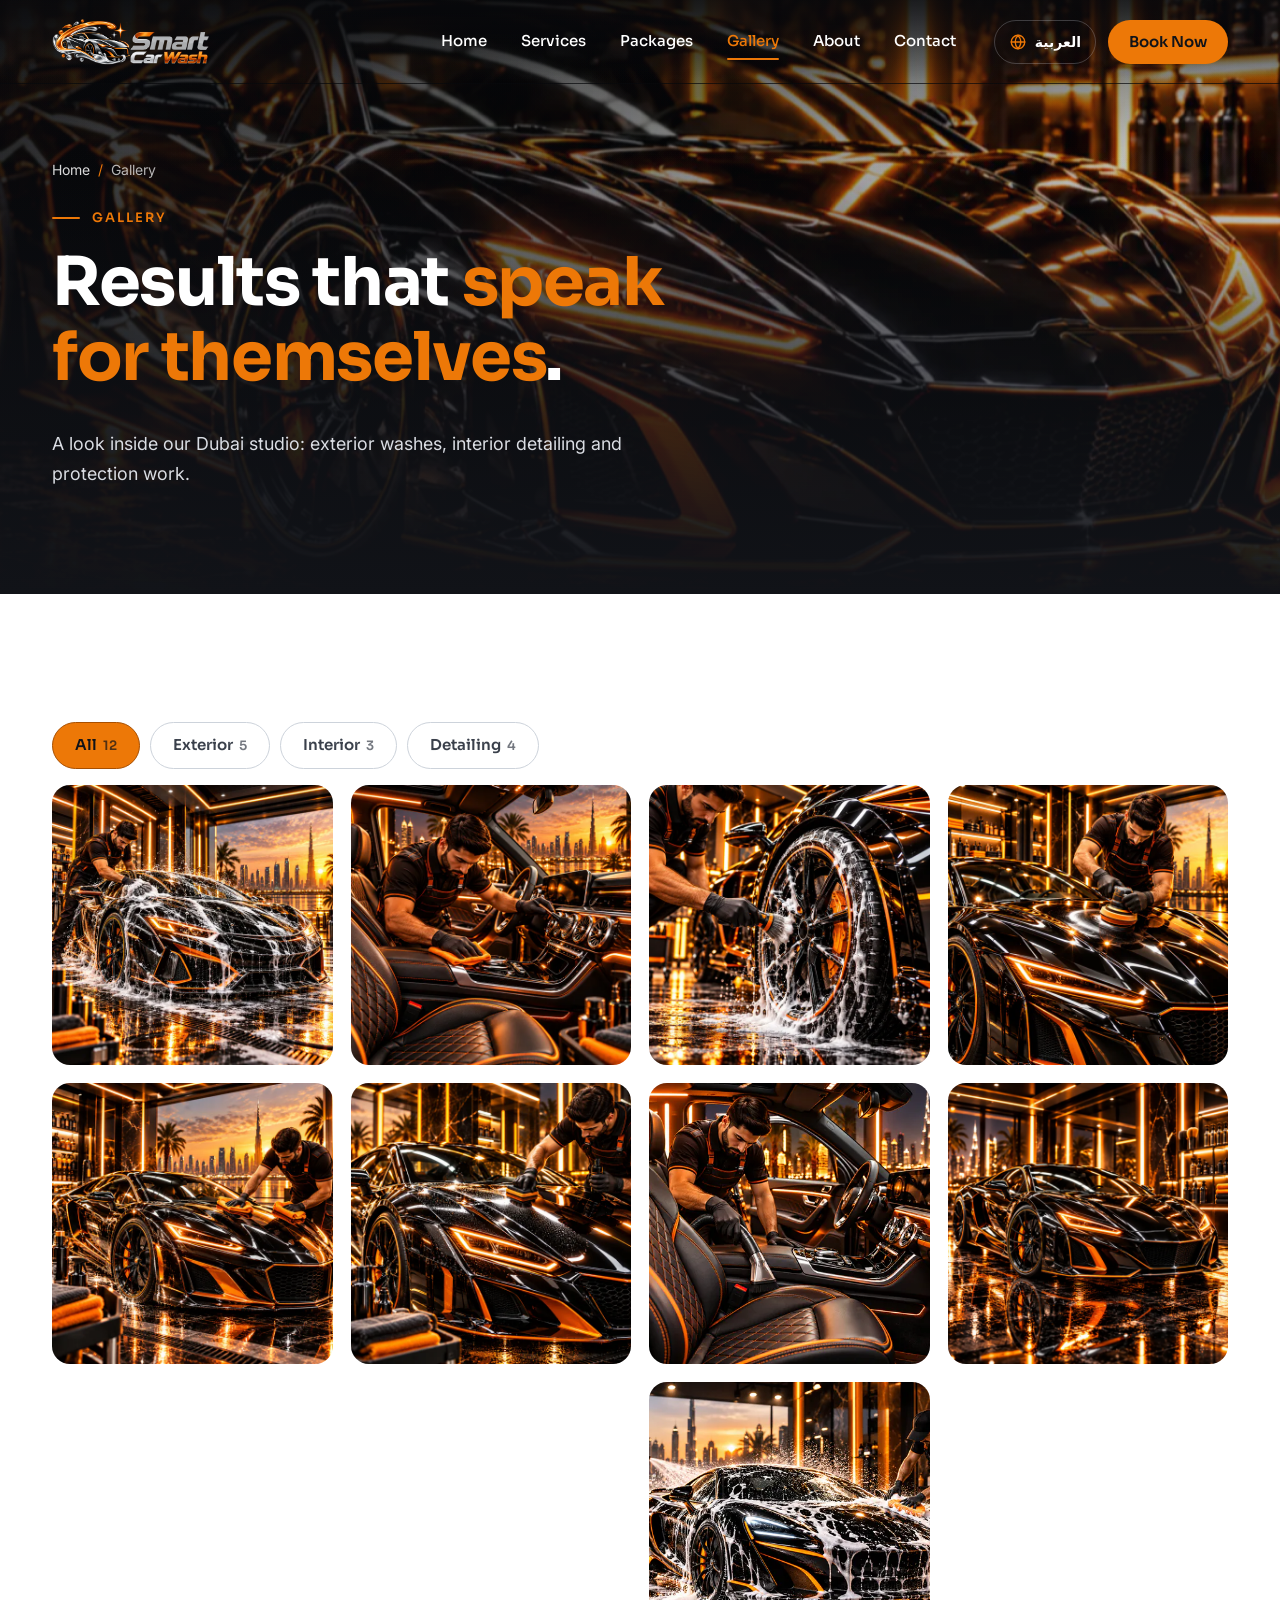
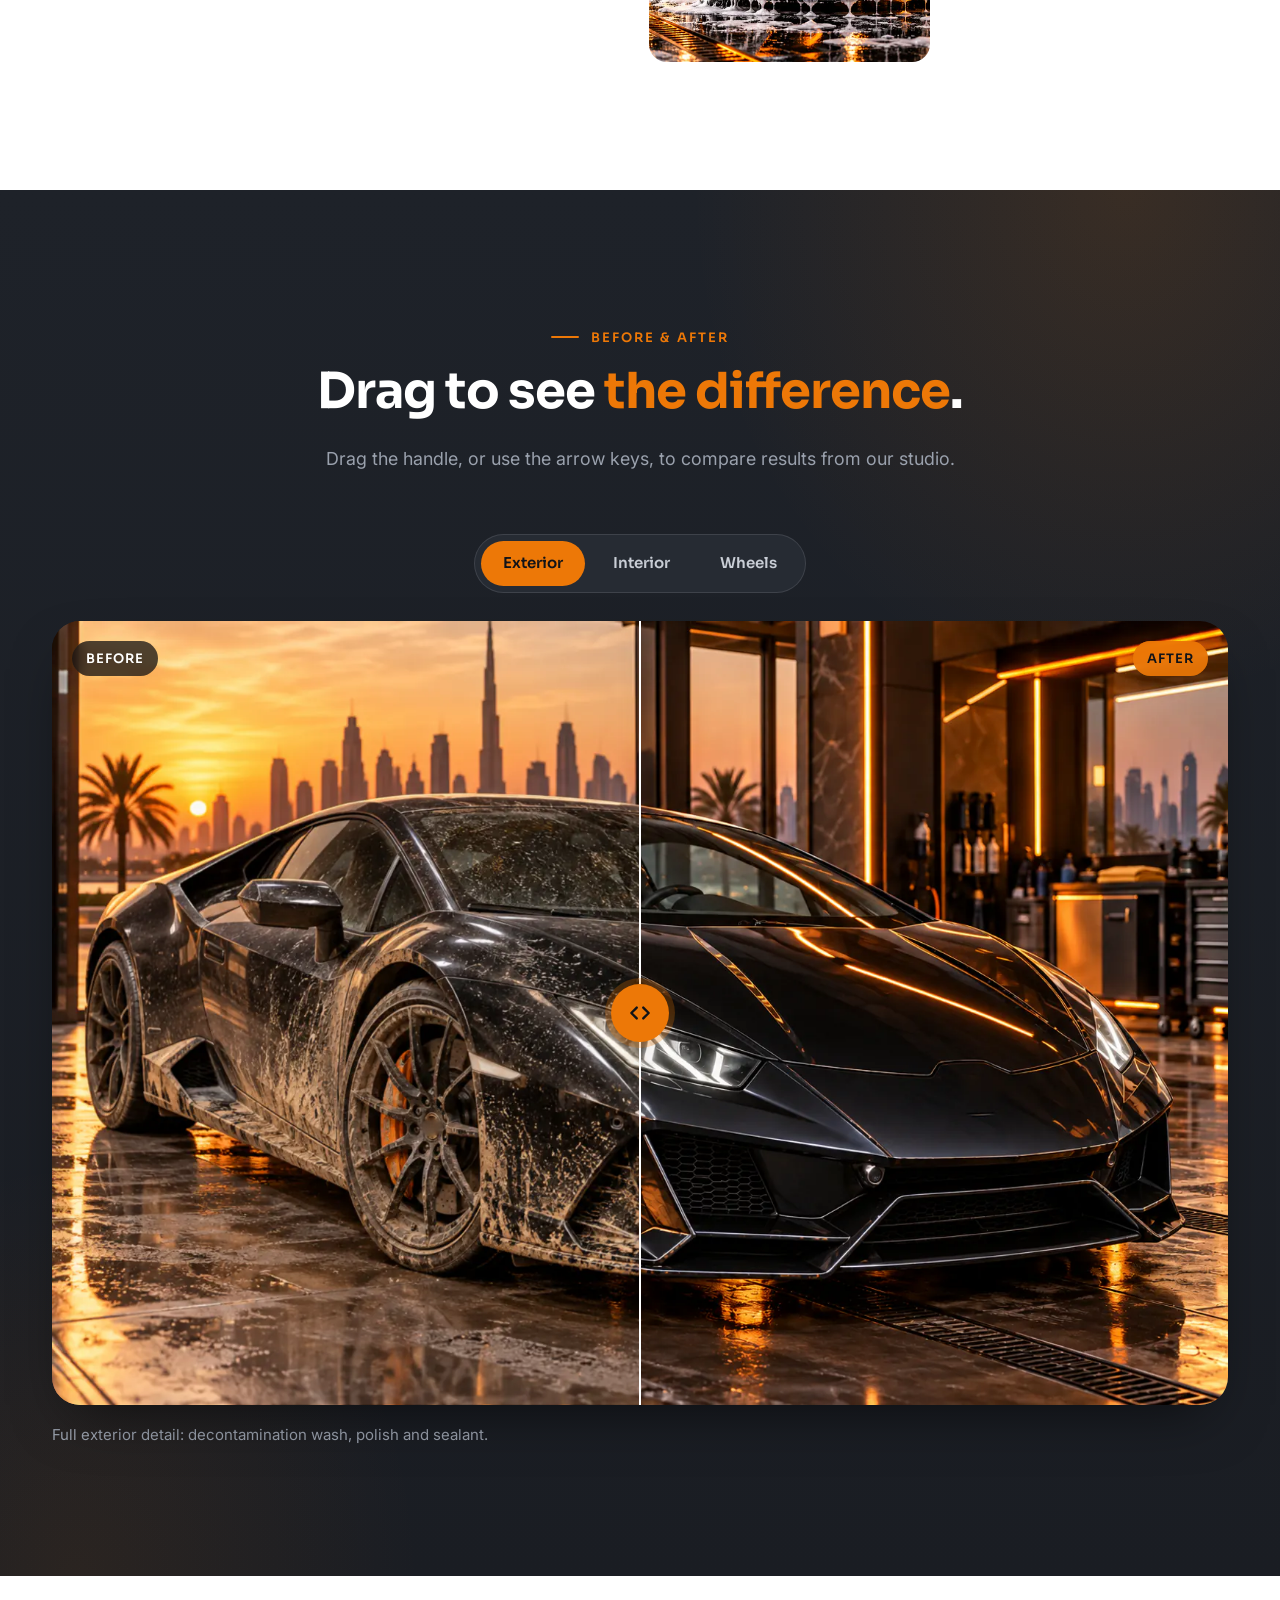
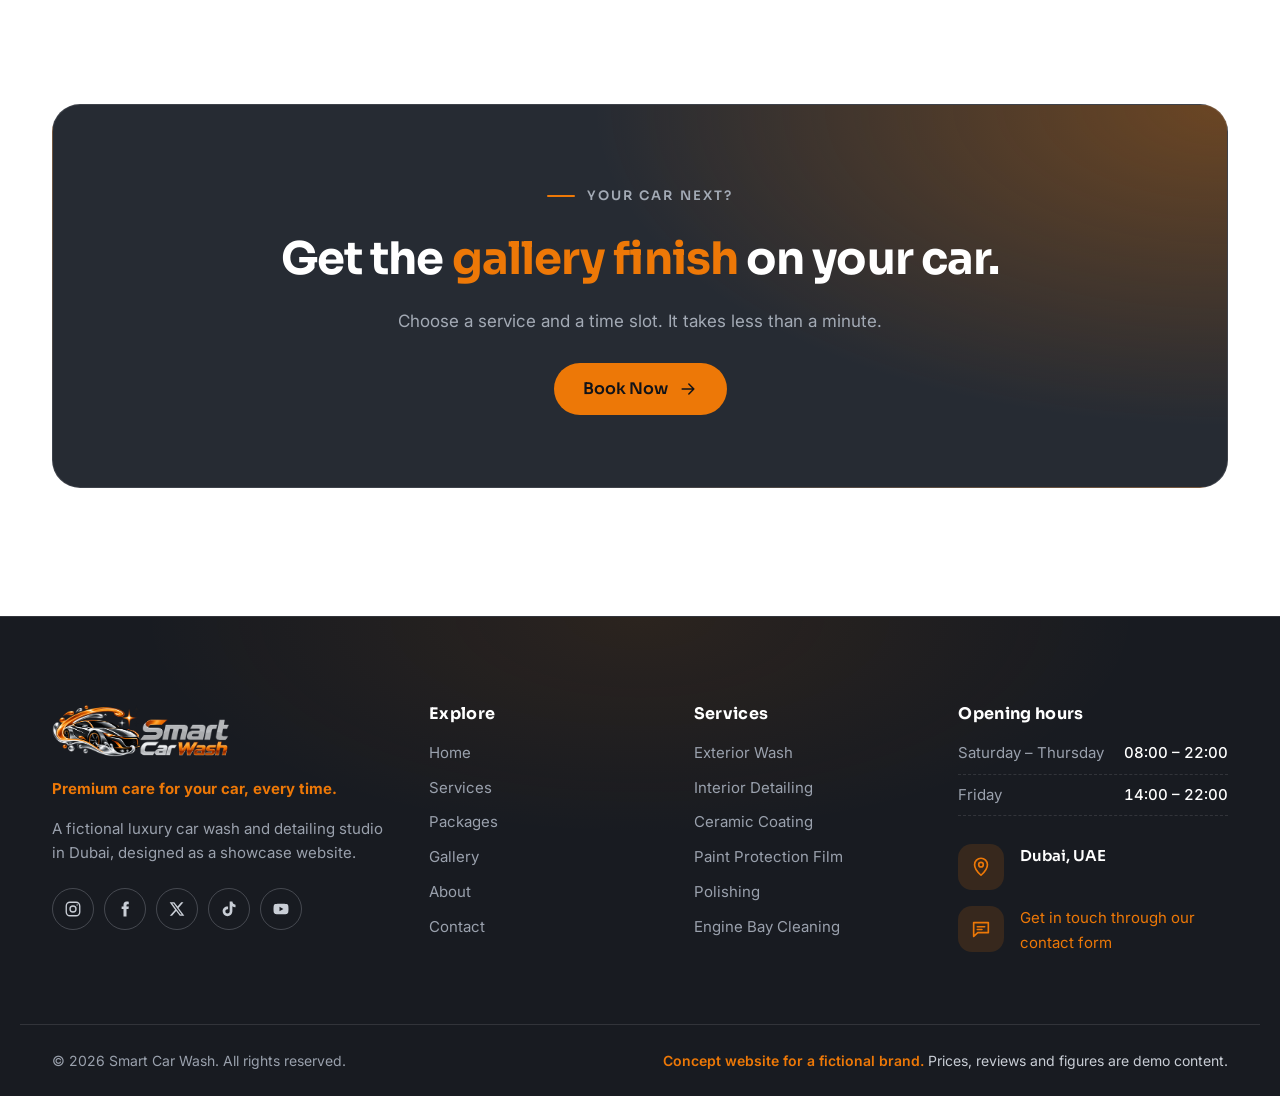
<file: gallery.html>
<!doctype html>
<html lang="en" dir="ltr" class="no-js">
<head>
  <meta charset="utf-8">
  <meta name="viewport" content="width=device-width, initial-scale=1">
  <title>Gallery: Car Detailing Results | Smart Car Wash</title>
  <meta name="description" content="Browse exterior, interior and detailing work from our Dubai studio, including before and after comparisons.">
  <link rel="canonical" href="https://shahinalambd.github.io/smart-car-wash-website/gallery.html">
  <link rel="alternate" hreflang="en" href="https://shahinalambd.github.io/smart-car-wash-website/gallery.html">
  <link rel="alternate" hreflang="ar" href="https://shahinalambd.github.io/smart-car-wash-website/ar/gallery.html">
  <link rel="alternate" hreflang="x-default" href="https://shahinalambd.github.io/smart-car-wash-website/gallery.html">
  <meta name="theme-color" content="#111318">
  <meta name="color-scheme" content="dark">
  <meta property="og:type" content="website">
  <meta property="og:url" content="https://shahinalambd.github.io/smart-car-wash-website/gallery.html">
  <meta property="og:site_name" content="Smart Car Wash">
  <meta property="og:title" content="Gallery: Car Detailing Results | Smart Car Wash">
  <meta property="og:description" content="Browse exterior, interior and detailing work from our Dubai studio, including before and after comparisons.">
  <meta property="og:image" content="https://shahinalambd.github.io/smart-car-wash-website/images/optimized/og-image.jpg">
  <meta property="og:image:width" content="1200">
  <meta property="og:image:height" content="630">
  <meta property="og:image:alt" content="Smart Car Wash logo over a black sports car in a Dubai studio">
  <meta property="og:locale" content="en_US">
  <meta property="og:locale:alternate" content="ar_AE">
  <meta name="twitter:card" content="summary_large_image">
  <meta name="twitter:image" content="https://shahinalambd.github.io/smart-car-wash-website/images/optimized/og-image.jpg">
  <link rel="icon" href="favicon.ico" sizes="32x32">
  <link rel="icon" href="images/optimized/brand/favicon.svg" type="image/svg+xml">
  <link rel="apple-touch-icon" href="images/optimized/brand/apple-touch-icon.png">
  <link rel="preconnect" href="https://fonts.googleapis.com">
  <link rel="preconnect" href="https://fonts.gstatic.com" crossorigin>
  <link rel="stylesheet" href="https://fonts.googleapis.com/css2?family=Inter:wght@400;500;600&family=Sora:wght@500;600;700;800&display=swap">
  <link rel="stylesheet" href="assets/css/style.css">
  <script>document.documentElement.classList.replace('no-js','js');window.SCW_ICONS='assets/icons.svg';</script>
  <script src="assets/js/main.js" defer></script>
</head>
<body>
  <a class="skip-link" href="#main">Skip to content</a>
  <header class="site-header">
    <div class="container header-inner">
      <a class="brand" href="index.html"><img src="images/optimized/brand/logo-light-480.png" srcset="images/optimized/brand/logo-light-480.png 1x, images/optimized/brand/logo-light-960.png 2x" width="157" height="46" alt="Smart Car Wash"></a>
      <nav class="main-nav" aria-label="Main"><ul><li><a href="index.html">Home</a></li><li><a href="services.html">Services</a></li><li><a href="packages.html">Packages</a></li><li><a href="gallery.html" aria-current="page">Gallery</a></li><li><a href="about.html">About</a></li><li><a href="booking.html">Contact</a></li></ul></nav>
      <div class="header-actions">
        <a class="lang-switch" href="ar/gallery.html" hreflang="ar" lang="ar" aria-label="اقرأ هذه الصفحة بالعربية"><svg class="icon" aria-hidden="true" focusable="false"><use href="assets/icons.svg#i-globe"/></svg><span>العربية</span></a>
        <a class="btn btn-primary btn-sm btn-book" href="booking.html#book">Book Now</a>
        <button class="menu-toggle" type="button" aria-expanded="false" aria-controls="mobile-menu" aria-label="Open menu" data-label-open="Open menu" data-label-close="Close menu"><span></span><span></span><span></span></button>
      </div>
    </div>
  </header>
  <div class="mobile-menu" id="mobile-menu" aria-hidden="true">
    <nav aria-label="Mobile"><ul><li style="--i:0"><a href="index.html">Home <svg class="icon flip" aria-hidden="true" focusable="false"><use href="assets/icons.svg#i-arrow"/></svg></a></li><li style="--i:1"><a href="services.html">Services <svg class="icon flip" aria-hidden="true" focusable="false"><use href="assets/icons.svg#i-arrow"/></svg></a></li><li style="--i:2"><a href="packages.html">Packages <svg class="icon flip" aria-hidden="true" focusable="false"><use href="assets/icons.svg#i-arrow"/></svg></a></li><li style="--i:3"><a href="gallery.html" aria-current="page">Gallery <svg class="icon flip" aria-hidden="true" focusable="false"><use href="assets/icons.svg#i-arrow"/></svg></a></li><li style="--i:4"><a href="about.html">About <svg class="icon flip" aria-hidden="true" focusable="false"><use href="assets/icons.svg#i-arrow"/></svg></a></li><li style="--i:5"><a href="booking.html">Contact <svg class="icon flip" aria-hidden="true" focusable="false"><use href="assets/icons.svg#i-arrow"/></svg></a></li></ul></nav>
    <div class="mobile-menu__foot">
      <a class="btn btn-primary btn-block" href="booking.html#book">Book Now</a>
      <p>Open daily · Dubai, UAE</p>
    </div>
  </div>

  <main id="main" tabindex="-1">
    <section class="page-hero">
      <div class="hero-media"><picture><source type="image/webp" srcset="images/optimized/gallery/gallery-8-exterior-finish-600.webp 600w, images/optimized/gallery/gallery-8-exterior-finish.webp 1200w" sizes="100vw"><img src="images/optimized/gallery/gallery-8-exterior-finish-600.jpg" srcset="images/optimized/gallery/gallery-8-exterior-finish-600.jpg 600w, images/optimized/gallery/gallery-8-exterior-finish.jpg 1200w" sizes="100vw" alt="Gleaming black sports car in a studio with orange lighting" width="1200" height="1200" loading="eager" decoding="async" fetchpriority="high"></picture></div>
      <div class="container" data-reveal>
        <nav class="breadcrumb" aria-label="Breadcrumb"><ol><li><a href="index.html">Home</a></li><li><span aria-current="page">Gallery</span></li></ol></nav>
        <p class="eyebrow">Gallery</p>
        <h1>Results that <span class="accent">speak for themselves</span>.</h1>
        <p class="lead">A look inside our Dubai studio: exterior washes, interior detailing and protection work.</p>
      </div>
    </section>
    <section class="section section--white" aria-labelledby="work-title">
      <div class="container">
        <h2 class="sr-only" id="work-title">Our work</h2>
        <div class="filter-bar" data-filter-bar role="group" aria-label="Filter images"><button class="filter-btn" type="button" data-filter="all" aria-pressed="true">All<span class="count">12</span></button><button class="filter-btn" type="button" data-filter="exterior" aria-pressed="false">Exterior<span class="count">5</span></button><button class="filter-btn" type="button" data-filter="interior" aria-pressed="false">Interior<span class="count">3</span></button><button class="filter-btn" type="button" data-filter="detailing" aria-pressed="false">Detailing<span class="count">4</span></button></div>
        <p class="filter-status" aria-live="polite"></p>
        <div class="gallery-grid gallery-grid--4"><button class="g-item" type="button" data-lightbox="gallery" data-cat="exterior" data-full="images/optimized/gallery/gallery-1-exterior-foam-wash.webp" data-full-jpg="images/optimized/gallery/gallery-1-exterior-foam-wash.jpg" data-caption="Snow-foam hand wash" data-alt="Detailer hand-washing a sports car covered in foam" aria-label="View larger image: Snow-foam hand wash" data-reveal style="--d:0"><picture><source type="image/webp" srcset="images/optimized/gallery/gallery-1-exterior-foam-wash-600.webp 600w, images/optimized/gallery/gallery-1-exterior-foam-wash.webp 1200w" sizes="(min-width: 1100px) 300px, (min-width: 720px) 33vw, 50vw"><img src="images/optimized/gallery/gallery-1-exterior-foam-wash-600.jpg" srcset="images/optimized/gallery/gallery-1-exterior-foam-wash-600.jpg 600w, images/optimized/gallery/gallery-1-exterior-foam-wash.jpg 1200w" sizes="(min-width: 1100px) 300px, (min-width: 720px) 33vw, 50vw" alt="Detailer hand-washing a sports car covered in foam" width="1200" height="1200" loading="lazy" decoding="async"></picture><span class="g-cap"><span><small>Exterior</small>Snow-foam hand wash</span><span class="g-zoom"><svg class="icon" aria-hidden="true" focusable="false"><use href="assets/icons.svg#i-expand"/></svg></span></span></button><button class="g-item" type="button" data-lightbox="gallery" data-cat="interior" data-full="images/optimized/gallery/gallery-2-interior-cleaning.webp" data-full-jpg="images/optimized/gallery/gallery-2-interior-cleaning.jpg" data-caption="Interior detailing" data-alt="Detailer wiping down a luxury car interior" aria-label="View larger image: Interior detailing" data-reveal style="--d:1"><picture><source type="image/webp" srcset="images/optimized/gallery/gallery-2-interior-cleaning-600.webp 600w, images/optimized/gallery/gallery-2-interior-cleaning.webp 1200w" sizes="(min-width: 1100px) 300px, (min-width: 720px) 33vw, 50vw"><img src="images/optimized/gallery/gallery-2-interior-cleaning-600.jpg" srcset="images/optimized/gallery/gallery-2-interior-cleaning-600.jpg 600w, images/optimized/gallery/gallery-2-interior-cleaning.jpg 1200w" sizes="(min-width: 1100px) 300px, (min-width: 720px) 33vw, 50vw" alt="Detailer wiping down a luxury car interior" width="1200" height="1200" loading="lazy" decoding="async"></picture><span class="g-cap"><span><small>Interior</small>Interior detailing</span><span class="g-zoom"><svg class="icon" aria-hidden="true" focusable="false"><use href="assets/icons.svg#i-expand"/></svg></span></span></button><button class="g-item" type="button" data-lightbox="gallery" data-cat="detailing" data-full="images/optimized/gallery/gallery-3-detailing-wheel.webp" data-full-jpg="images/optimized/gallery/gallery-3-detailing-wheel.jpg" data-caption="Wheel deep-clean" data-alt="Wheel being deep-cleaned with a soft brush and foam" aria-label="View larger image: Wheel deep-clean" data-reveal style="--d:2"><picture><source type="image/webp" srcset="images/optimized/gallery/gallery-3-detailing-wheel-600.webp 600w, images/optimized/gallery/gallery-3-detailing-wheel.webp 1200w" sizes="(min-width: 1100px) 300px, (min-width: 720px) 33vw, 50vw"><img src="images/optimized/gallery/gallery-3-detailing-wheel-600.jpg" srcset="images/optimized/gallery/gallery-3-detailing-wheel-600.jpg 600w, images/optimized/gallery/gallery-3-detailing-wheel.jpg 1200w" sizes="(min-width: 1100px) 300px, (min-width: 720px) 33vw, 50vw" alt="Wheel being deep-cleaned with a soft brush and foam" width="1200" height="1200" loading="lazy" decoding="async"></picture><span class="g-cap"><span><small>Detailing</small>Wheel deep-clean</span><span class="g-zoom"><svg class="icon" aria-hidden="true" focusable="false"><use href="assets/icons.svg#i-expand"/></svg></span></span></button><button class="g-item" type="button" data-lightbox="gallery" data-cat="detailing" data-full="images/optimized/gallery/gallery-4-detailing-polish.webp" data-full-jpg="images/optimized/gallery/gallery-4-detailing-polish.jpg" data-caption="Machine polishing" data-alt="Detailer machine-polishing a black bonnet" aria-label="View larger image: Machine polishing" data-reveal style="--d:3"><picture><source type="image/webp" srcset="images/optimized/gallery/gallery-4-detailing-polish-600.webp 600w, images/optimized/gallery/gallery-4-detailing-polish.webp 1200w" sizes="(min-width: 1100px) 300px, (min-width: 720px) 33vw, 50vw"><img src="images/optimized/gallery/gallery-4-detailing-polish-600.jpg" srcset="images/optimized/gallery/gallery-4-detailing-polish-600.jpg 600w, images/optimized/gallery/gallery-4-detailing-polish.jpg 1200w" sizes="(min-width: 1100px) 300px, (min-width: 720px) 33vw, 50vw" alt="Detailer machine-polishing a black bonnet" width="1200" height="1200" loading="lazy" decoding="async"></picture><span class="g-cap"><span><small>Detailing</small>Machine polishing</span><span class="g-zoom"><svg class="icon" aria-hidden="true" focusable="false"><use href="assets/icons.svg#i-expand"/></svg></span></span></button><button class="g-item" type="button" data-lightbox="gallery" data-cat="exterior" data-full="images/optimized/gallery/gallery-7-exterior-hand-dry.webp" data-full-jpg="images/optimized/gallery/gallery-7-exterior-hand-dry.jpg" data-caption="Microfibre hand dry" data-alt="Detailer drying a sports car with microfibre towels" aria-label="View larger image: Microfibre hand dry" data-reveal style="--d:0"><picture><source type="image/webp" srcset="images/optimized/gallery/gallery-7-exterior-hand-dry-600.webp 600w, images/optimized/gallery/gallery-7-exterior-hand-dry.webp 1200w" sizes="(min-width: 1100px) 300px, (min-width: 720px) 33vw, 50vw"><img src="images/optimized/gallery/gallery-7-exterior-hand-dry-600.jpg" srcset="images/optimized/gallery/gallery-7-exterior-hand-dry-600.jpg 600w, images/optimized/gallery/gallery-7-exterior-hand-dry.jpg 1200w" sizes="(min-width: 1100px) 300px, (min-width: 720px) 33vw, 50vw" alt="Detailer drying a sports car with microfibre towels" width="1200" height="1200" loading="lazy" decoding="async"></picture><span class="g-cap"><span><small>Exterior</small>Microfibre hand dry</span><span class="g-zoom"><svg class="icon" aria-hidden="true" focusable="false"><use href="assets/icons.svg#i-expand"/></svg></span></span></button><button class="g-item" type="button" data-lightbox="gallery" data-cat="detailing" data-full="images/optimized/gallery/gallery-5-detailing-coating.webp" data-full-jpg="images/optimized/gallery/gallery-5-detailing-coating.jpg" data-caption="Ceramic coating" data-alt="Ceramic coating being applied with an applicator pad" aria-label="View larger image: Ceramic coating" data-reveal style="--d:1"><picture><source type="image/webp" srcset="images/optimized/gallery/gallery-5-detailing-coating-600.webp 600w, images/optimized/gallery/gallery-5-detailing-coating.webp 1200w" sizes="(min-width: 1100px) 300px, (min-width: 720px) 33vw, 50vw"><img src="images/optimized/gallery/gallery-5-detailing-coating-600.jpg" srcset="images/optimized/gallery/gallery-5-detailing-coating-600.jpg 600w, images/optimized/gallery/gallery-5-detailing-coating.jpg 1200w" sizes="(min-width: 1100px) 300px, (min-width: 720px) 33vw, 50vw" alt="Ceramic coating being applied with an applicator pad" width="1200" height="1200" loading="lazy" decoding="async"></picture><span class="g-cap"><span><small>Detailing</small>Ceramic coating</span><span class="g-zoom"><svg class="icon" aria-hidden="true" focusable="false"><use href="assets/icons.svg#i-expand"/></svg></span></span></button><button class="g-item" type="button" data-lightbox="gallery" data-cat="interior" data-full="images/optimized/services/service-interior-detailing.webp" data-full-jpg="images/optimized/services/service-interior-detailing.jpg" data-caption="Leather seat care" data-alt="Detailer vacuuming the leather seats of a luxury car" aria-label="View larger image: Leather seat care" data-reveal style="--d:2"><picture><source type="image/webp" srcset="images/optimized/services/service-interior-detailing-600.webp 600w, images/optimized/services/service-interior-detailing.webp 1200w" sizes="(min-width: 1100px) 300px, (min-width: 720px) 33vw, 50vw"><img src="images/optimized/services/service-interior-detailing-600.jpg" srcset="images/optimized/services/service-interior-detailing-600.jpg 600w, images/optimized/services/service-interior-detailing.jpg 1200w" sizes="(min-width: 1100px) 300px, (min-width: 720px) 33vw, 50vw" alt="Detailer vacuuming the leather seats of a luxury car" width="1200" height="900" loading="lazy" decoding="async"></picture><span class="g-cap"><span><small>Interior</small>Leather seat care</span><span class="g-zoom"><svg class="icon" aria-hidden="true" focusable="false"><use href="assets/icons.svg#i-expand"/></svg></span></span></button><button class="g-item" type="button" data-lightbox="gallery" data-cat="exterior" data-full="images/optimized/gallery/gallery-8-exterior-finish.webp" data-full-jpg="images/optimized/gallery/gallery-8-exterior-finish.jpg" data-caption="Showroom finish" data-alt="Gleaming black sports car in a studio with orange lighting" aria-label="View larger image: Showroom finish" data-reveal style="--d:3"><picture><source type="image/webp" srcset="images/optimized/gallery/gallery-8-exterior-finish-600.webp 600w, images/optimized/gallery/gallery-8-exterior-finish.webp 1200w" sizes="(min-width: 1100px) 300px, (min-width: 720px) 33vw, 50vw"><img src="images/optimized/gallery/gallery-8-exterior-finish-600.jpg" srcset="images/optimized/gallery/gallery-8-exterior-finish-600.jpg 600w, images/optimized/gallery/gallery-8-exterior-finish.jpg 1200w" sizes="(min-width: 1100px) 300px, (min-width: 720px) 33vw, 50vw" alt="Gleaming black sports car in a studio with orange lighting" width="1200" height="1200" loading="lazy" decoding="async"></picture><span class="g-cap"><span><small>Exterior</small>Showroom finish</span><span class="g-zoom"><svg class="icon" aria-hidden="true" focusable="false"><use href="assets/icons.svg#i-expand"/></svg></span></span></button><button class="g-item" type="button" data-lightbox="gallery" data-cat="detailing" data-full="images/optimized/gallery/gallery-6-detailing-engine.webp" data-full-jpg="images/optimized/gallery/gallery-6-detailing-engine.jpg" data-caption="Engine bay steam clean" data-alt="Engine bay being steam-cleaned" aria-label="View larger image: Engine bay steam clean" data-reveal style="--d:0"><picture><source type="image/webp" srcset="images/optimized/gallery/gallery-6-detailing-engine-600.webp 600w, images/optimized/gallery/gallery-6-detailing-engine.webp 1200w" sizes="(min-width: 1100px) 300px, (min-width: 720px) 33vw, 50vw"><img src="images/optimized/gallery/gallery-6-detailing-engine-600.jpg" srcset="images/optimized/gallery/gallery-6-detailing-engine-600.jpg 600w, images/optimized/gallery/gallery-6-detailing-engine.jpg 1200w" sizes="(min-width: 1100px) 300px, (min-width: 720px) 33vw, 50vw" alt="Engine bay being steam-cleaned" width="1200" height="1200" loading="lazy" decoding="async"></picture><span class="g-cap"><span><small>Detailing</small>Engine bay steam clean</span><span class="g-zoom"><svg class="icon" aria-hidden="true" focusable="false"><use href="assets/icons.svg#i-expand"/></svg></span></span></button><button class="g-item" type="button" data-lightbox="gallery" data-cat="interior" data-full="images/optimized/before-after/after-interior.webp" data-full-jpg="images/optimized/before-after/after-interior.jpg" data-caption="Cabin after detailing" data-alt="The same interior clean and conditioned after detailing" aria-label="View larger image: Cabin after detailing" data-reveal style="--d:1"><picture><source type="image/webp" srcset="images/optimized/before-after/after-interior-800.webp 800w, images/optimized/before-after/after-interior.webp 1600w" sizes="(min-width: 1100px) 300px, (min-width: 720px) 33vw, 50vw"><img src="images/optimized/before-after/after-interior-800.jpg" srcset="images/optimized/before-after/after-interior-800.jpg 800w, images/optimized/before-after/after-interior.jpg 1600w" sizes="(min-width: 1100px) 300px, (min-width: 720px) 33vw, 50vw" alt="The same interior clean and conditioned after detailing" width="1600" height="1067" loading="lazy" decoding="async"></picture><span class="g-cap"><span><small>Interior</small>Cabin after detailing</span><span class="g-zoom"><svg class="icon" aria-hidden="true" focusable="false"><use href="assets/icons.svg#i-expand"/></svg></span></span></button><button class="g-item" type="button" data-lightbox="gallery" data-cat="exterior" data-full="images/optimized/services/service-exterior-wash.webp" data-full-jpg="images/optimized/services/service-exterior-wash.jpg" data-caption="Team foam wash" data-alt="Two detailers foam-washing a black sports car" aria-label="View larger image: Team foam wash" data-reveal style="--d:2"><picture><source type="image/webp" srcset="images/optimized/services/service-exterior-wash-600.webp 600w, images/optimized/services/service-exterior-wash.webp 1200w" sizes="(min-width: 1100px) 300px, (min-width: 720px) 33vw, 50vw"><img src="images/optimized/services/service-exterior-wash-600.jpg" srcset="images/optimized/services/service-exterior-wash-600.jpg 600w, images/optimized/services/service-exterior-wash.jpg 1200w" sizes="(min-width: 1100px) 300px, (min-width: 720px) 33vw, 50vw" alt="Two detailers foam-washing a black sports car" width="1200" height="900" loading="lazy" decoding="async"></picture><span class="g-cap"><span><small>Exterior</small>Team foam wash</span><span class="g-zoom"><svg class="icon" aria-hidden="true" focusable="false"><use href="assets/icons.svg#i-expand"/></svg></span></span></button><button class="g-item" type="button" data-lightbox="gallery" data-cat="exterior" data-full="images/optimized/before-after/after-suv.webp" data-full-jpg="images/optimized/before-after/after-suv.jpg" data-caption="Deep gloss after detailing" data-alt="The same sports car with a deep gloss after exterior detailing" aria-label="View larger image: Deep gloss after detailing" data-reveal style="--d:3"><picture><source type="image/webp" srcset="images/optimized/before-after/after-suv-800.webp 800w, images/optimized/before-after/after-suv.webp 1600w" sizes="(min-width: 1100px) 300px, (min-width: 720px) 33vw, 50vw"><img src="images/optimized/before-after/after-suv-800.jpg" srcset="images/optimized/before-after/after-suv-800.jpg 800w, images/optimized/before-after/after-suv.jpg 1600w" sizes="(min-width: 1100px) 300px, (min-width: 720px) 33vw, 50vw" alt="The same sports car with a deep gloss after exterior detailing" width="1600" height="1067" loading="lazy" decoding="async"></picture><span class="g-cap"><span><small>Exterior</small>Deep gloss after detailing</span><span class="g-zoom"><svg class="icon" aria-hidden="true" focusable="false"><use href="assets/icons.svg#i-expand"/></svg></span></span></button></div>
      </div>
    </section>

    <section class="section section--dark" id="compare" aria-labelledby="compare-title">
      <div class="container">
        <div class="section-head section-head--center" data-reveal>
          <p class="eyebrow">Before & after</p>
          <h2 class="h2" id="compare-title">Drag to see <span class="accent">the difference</span>.</h2>
          <p class="lead">Drag the handle, or use the arrow keys, to compare results from our studio.</p>
        </div>
        <div data-reveal>
          <div style="text-align:center"><div class="ba-tabs" role="tablist" aria-label="Comparison examples"><button class="ba-tab" type="button" role="tab" id="compare-tab-suv" aria-controls="compare-panel-suv" aria-selected="true">Exterior</button><button class="ba-tab" type="button" role="tab" id="compare-tab-interior" aria-controls="compare-panel-interior" aria-selected="false" tabindex="-1">Interior</button><button class="ba-tab" type="button" role="tab" id="compare-tab-wheel" aria-controls="compare-panel-wheel" aria-selected="false" tabindex="-1">Wheels</button></div></div>

          <div class="ba-panel" role="tabpanel" id="compare-panel-suv" aria-labelledby="compare-tab-suv">
            <div class="ba">
              <picture class="ba-after"><source type="image/webp" srcset="images/optimized/before-after/after-suv-800.webp 800w, images/optimized/before-after/after-suv.webp 1600w" sizes="(min-width: 1240px) 1180px, 100vw"><img src="images/optimized/before-after/after-suv-800.jpg" srcset="images/optimized/before-after/after-suv-800.jpg 800w, images/optimized/before-after/after-suv.jpg 1600w" sizes="(min-width: 1240px) 1180px, 100vw" alt="The same sports car with a deep gloss after exterior detailing" width="1600" height="1067" loading="lazy" decoding="async"></picture>
              <picture class="ba-before"><source type="image/webp" srcset="images/optimized/before-after/before-suv-800.webp 800w, images/optimized/before-after/before-suv.webp 1600w" sizes="(min-width: 1240px) 1180px, 100vw"><img src="images/optimized/before-after/before-suv-800.jpg" srcset="images/optimized/before-after/before-suv-800.jpg 800w, images/optimized/before-after/before-suv.jpg 1600w" sizes="(min-width: 1240px) 1180px, 100vw" alt="Sports car covered in dust and grime before cleaning" width="1600" height="1067" loading="lazy" decoding="async"></picture>
              <span class="ba-label ba-label--before" aria-hidden="true">Before</span>
              <span class="ba-label ba-label--after" aria-hidden="true">After</span>
              <div class="ba-handle" aria-hidden="true"><span class="ba-knob"><svg class="icon" aria-hidden="true" focusable="false"><use href="assets/icons.svg#i-arrows-h"/></svg></span></div>
              <input type="range" min="0" max="100" value="50" aria-label="Before and after comparison: Exterior">
            </div>
            <p class="ba-caption">Full exterior detail: decontamination wash, polish and sealant.</p>
          </div>
          <div class="ba-panel" role="tabpanel" id="compare-panel-interior" aria-labelledby="compare-tab-interior" hidden>
            <div class="ba">
              <picture class="ba-after"><source type="image/webp" srcset="images/optimized/before-after/after-interior-800.webp 800w, images/optimized/before-after/after-interior.webp 1600w" sizes="(min-width: 1240px) 1180px, 100vw"><img src="images/optimized/before-after/after-interior-800.jpg" srcset="images/optimized/before-after/after-interior-800.jpg 800w, images/optimized/before-after/after-interior.jpg 1600w" sizes="(min-width: 1240px) 1180px, 100vw" alt="The same interior clean and conditioned after detailing" width="1600" height="1067" loading="lazy" decoding="async"></picture>
              <picture class="ba-before"><source type="image/webp" srcset="images/optimized/before-after/before-interior-800.webp 800w, images/optimized/before-after/before-interior.webp 1600w" sizes="(min-width: 1240px) 1180px, 100vw"><img src="images/optimized/before-after/before-interior-800.jpg" srcset="images/optimized/before-after/before-interior-800.jpg 800w, images/optimized/before-after/before-interior.jpg 1600w" sizes="(min-width: 1240px) 1180px, 100vw" alt="Dusty car interior with dirty seats and dashboard before detailing" width="1600" height="1067" loading="lazy" decoding="async"></picture>
              <span class="ba-label ba-label--before" aria-hidden="true">Before</span>
              <span class="ba-label ba-label--after" aria-hidden="true">After</span>
              <div class="ba-handle" aria-hidden="true"><span class="ba-knob"><svg class="icon" aria-hidden="true" focusable="false"><use href="assets/icons.svg#i-arrows-h"/></svg></span></div>
              <input type="range" min="0" max="100" value="50" aria-label="Before and after comparison: Interior">
            </div>
            <p class="ba-caption">Interior detailing: deep vacuum, steam clean and leather care.</p>
          </div>
          <div class="ba-panel" role="tabpanel" id="compare-panel-wheel" aria-labelledby="compare-tab-wheel" hidden>
            <div class="ba">
              <picture class="ba-after"><source type="image/webp" srcset="images/optimized/before-after/after-wheel-800.webp 800w, images/optimized/before-after/after-wheel.webp 1600w" sizes="(min-width: 1240px) 1180px, 100vw"><img src="images/optimized/before-after/after-wheel-800.jpg" srcset="images/optimized/before-after/after-wheel-800.jpg 800w, images/optimized/before-after/after-wheel.jpg 1600w" sizes="(min-width: 1240px) 1180px, 100vw" alt="The same wheel clean and glossy after cleaning" width="1600" height="1067" loading="lazy" decoding="async"></picture>
              <picture class="ba-before"><source type="image/webp" srcset="images/optimized/before-after/before-wheel-800.webp 800w, images/optimized/before-after/before-wheel.webp 1600w" sizes="(min-width: 1240px) 1180px, 100vw"><img src="images/optimized/before-after/before-wheel-800.jpg" srcset="images/optimized/before-after/before-wheel-800.jpg 800w, images/optimized/before-after/before-wheel.jpg 1600w" sizes="(min-width: 1240px) 1180px, 100vw" alt="Alloy wheel covered in brake dust and mud before cleaning" width="1600" height="1067" loading="lazy" decoding="async"></picture>
              <span class="ba-label ba-label--before" aria-hidden="true">Before</span>
              <span class="ba-label ba-label--after" aria-hidden="true">After</span>
              <div class="ba-handle" aria-hidden="true"><span class="ba-knob"><svg class="icon" aria-hidden="true" focusable="false"><use href="assets/icons.svg#i-arrows-h"/></svg></span></div>
              <input type="range" min="0" max="100" value="50" aria-label="Before and after comparison: Wheels">
            </div>
            <p class="ba-caption">Wheel deep-clean: iron fallout remover, soft brushes and a protective coat.</p>
          </div>
        </div>
      </div>
    </section>

    <section class="section section--white">
      <div class="container">
        <div class="cta-band" data-reveal="zoom">
          <p class="eyebrow" style="justify-content:center">Your car next?</p>
          <h2>Get the <span class="accent">gallery finish</span> on your car.</h2>
          <p>Choose a service and a time slot. It takes less than a minute.</p>
          <div class="btn-row">
            <a class="btn btn-primary" href="booking.html#book">Book Now <svg class="icon icon--arrow flip" aria-hidden="true" focusable="false"><use href="assets/icons.svg#i-arrow"/></svg></a>

          </div>
        </div>
      </div>
    </section>
  </main>
  <footer class="site-footer">
    <div class="container footer-grid">
      <div>
        <a class="footer-logo" href="index.html"><img src="images/optimized/brand/logo-light-480.png" srcset="images/optimized/brand/logo-light-480.png 1x, images/optimized/brand/logo-light-960.png 2x" width="177" height="52" alt="Smart Car Wash" loading="lazy"></a>
        <p><strong class="accent">Premium care for your car, every time.</strong></p>
        <p>A fictional luxury car wash and detailing studio in Dubai, designed as a showcase website.</p>
        <ul class="socials" aria-label="Social media (placeholder icons, no links)"><li><span class="social" role="img" aria-label="Instagram"><svg class="icon" aria-hidden="true" focusable="false"><use href="assets/icons.svg#i-instagram"/></svg></span></li><li><span class="social" role="img" aria-label="Facebook"><svg class="icon icon--fill" aria-hidden="true" focusable="false"><use href="assets/icons.svg#i-facebook"/></svg></span></li><li><span class="social" role="img" aria-label="X"><svg class="icon icon--fill" aria-hidden="true" focusable="false"><use href="assets/icons.svg#i-x"/></svg></span></li><li><span class="social" role="img" aria-label="TikTok"><svg class="icon icon--fill" aria-hidden="true" focusable="false"><use href="assets/icons.svg#i-tiktok"/></svg></span></li><li><span class="social" role="img" aria-label="YouTube"><svg class="icon icon--fill" aria-hidden="true" focusable="false"><use href="assets/icons.svg#i-youtube"/></svg></span></li></ul>
      </div>
      <div>
        <h2>Explore</h2>
        <ul class="footer-links"><li><a href="index.html">Home</a></li><li><a href="services.html">Services</a></li><li><a href="packages.html">Packages</a></li><li><a href="gallery.html">Gallery</a></li><li><a href="about.html">About</a></li><li><a href="booking.html">Contact</a></li></ul>
      </div>
      <div>
        <h2>Services</h2>
        <ul class="footer-links"><li><a href="services.html#exterior-wash">Exterior Wash</a></li><li><a href="services.html#interior-detailing">Interior Detailing</a></li><li><a href="services.html#ceramic-coating">Ceramic Coating</a></li><li><a href="services.html#paint-protection-film">Paint Protection Film</a></li><li><a href="services.html#polishing">Polishing</a></li><li><a href="services.html#engine-bay">Engine Bay Cleaning</a></li></ul>
      </div>
      <div>
        <h2>Opening hours</h2>
        <ul class="hours"><li><span>Saturday – Thursday</span><b dir="ltr">08:00 – 22:00</b></li><li><span>Friday</span><b dir="ltr">14:00 – 22:00</b></li></ul>
        <ul class="info-list">
          <li><span class="ico"><svg class="icon" aria-hidden="true" focusable="false"><use href="assets/icons.svg#i-pin"/></svg></span><span><b>Dubai, UAE</b></span></li>
          <li><span class="ico"><svg class="icon" aria-hidden="true" focusable="false"><use href="assets/icons.svg#i-message"/></svg></span><span><a href="booking.html#contact">Get in touch through our contact form</a></span></li>
        </ul>
      </div>
    </div>
    <div class="container footer-bottom">
      <p>© <span data-year>2026</span> Smart Car Wash. All rights reserved.</p>
      <p class="concept-note"><b>Concept website for a fictional brand.</b> Prices, reviews and figures are demo content.</p>
    </div>
  </footer>
  <button class="icon-btn to-top" type="button" aria-label="Back to top"><svg class="icon" aria-hidden="true" focusable="false"><use href="assets/icons.svg#i-arrow-up"/></svg></button>
</body>
</html>
</file>
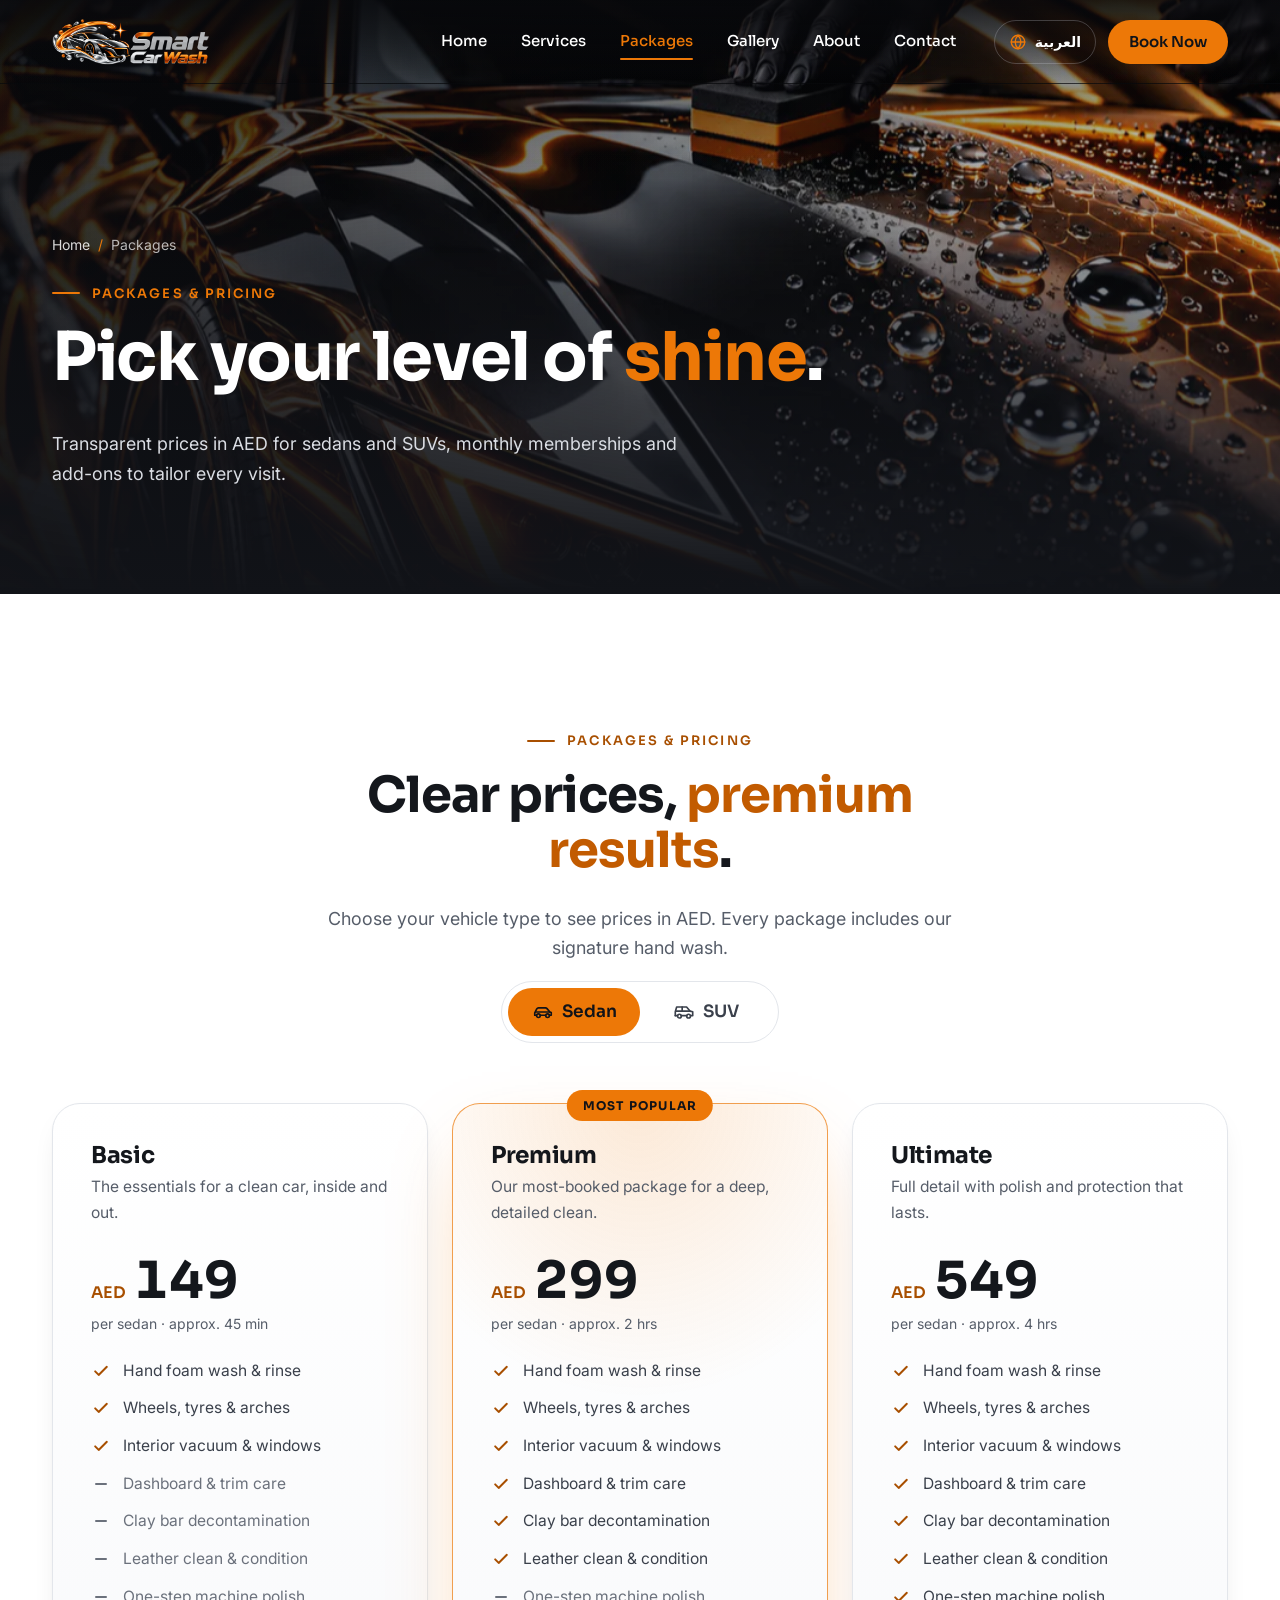
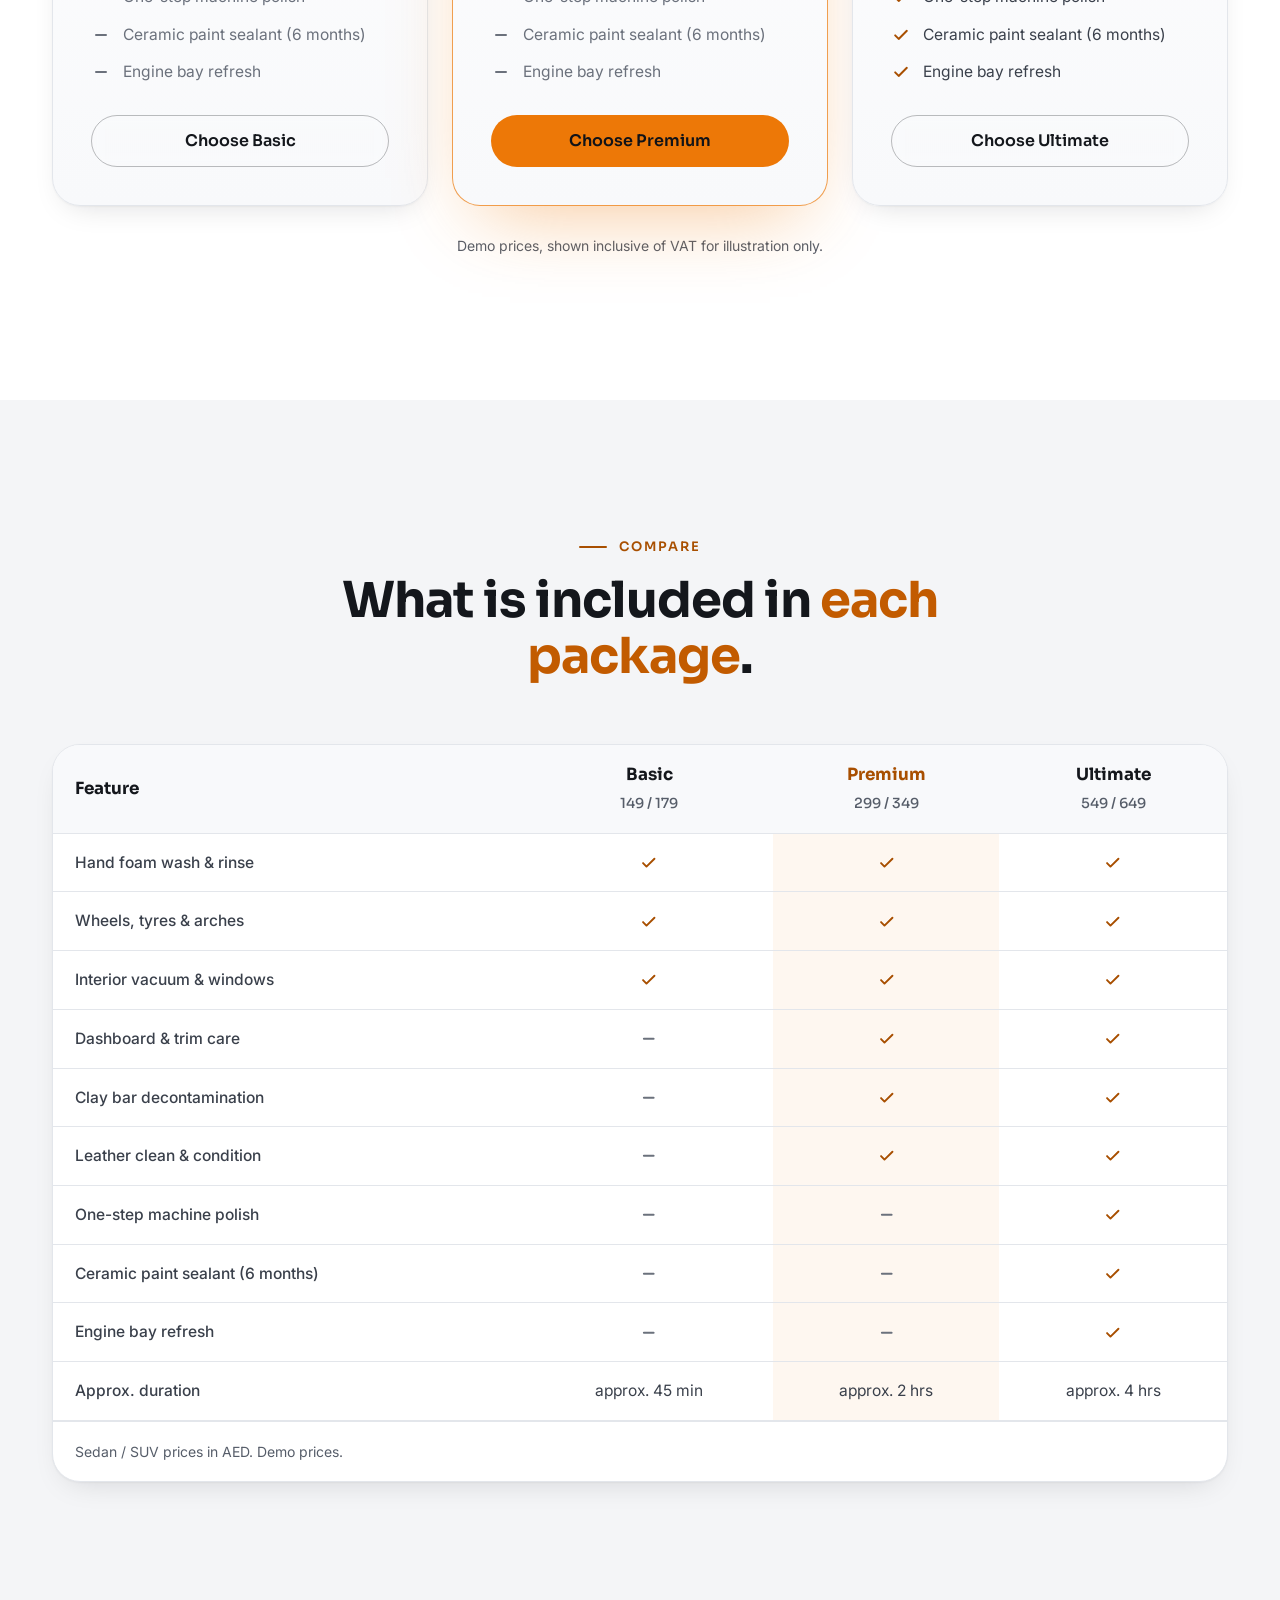
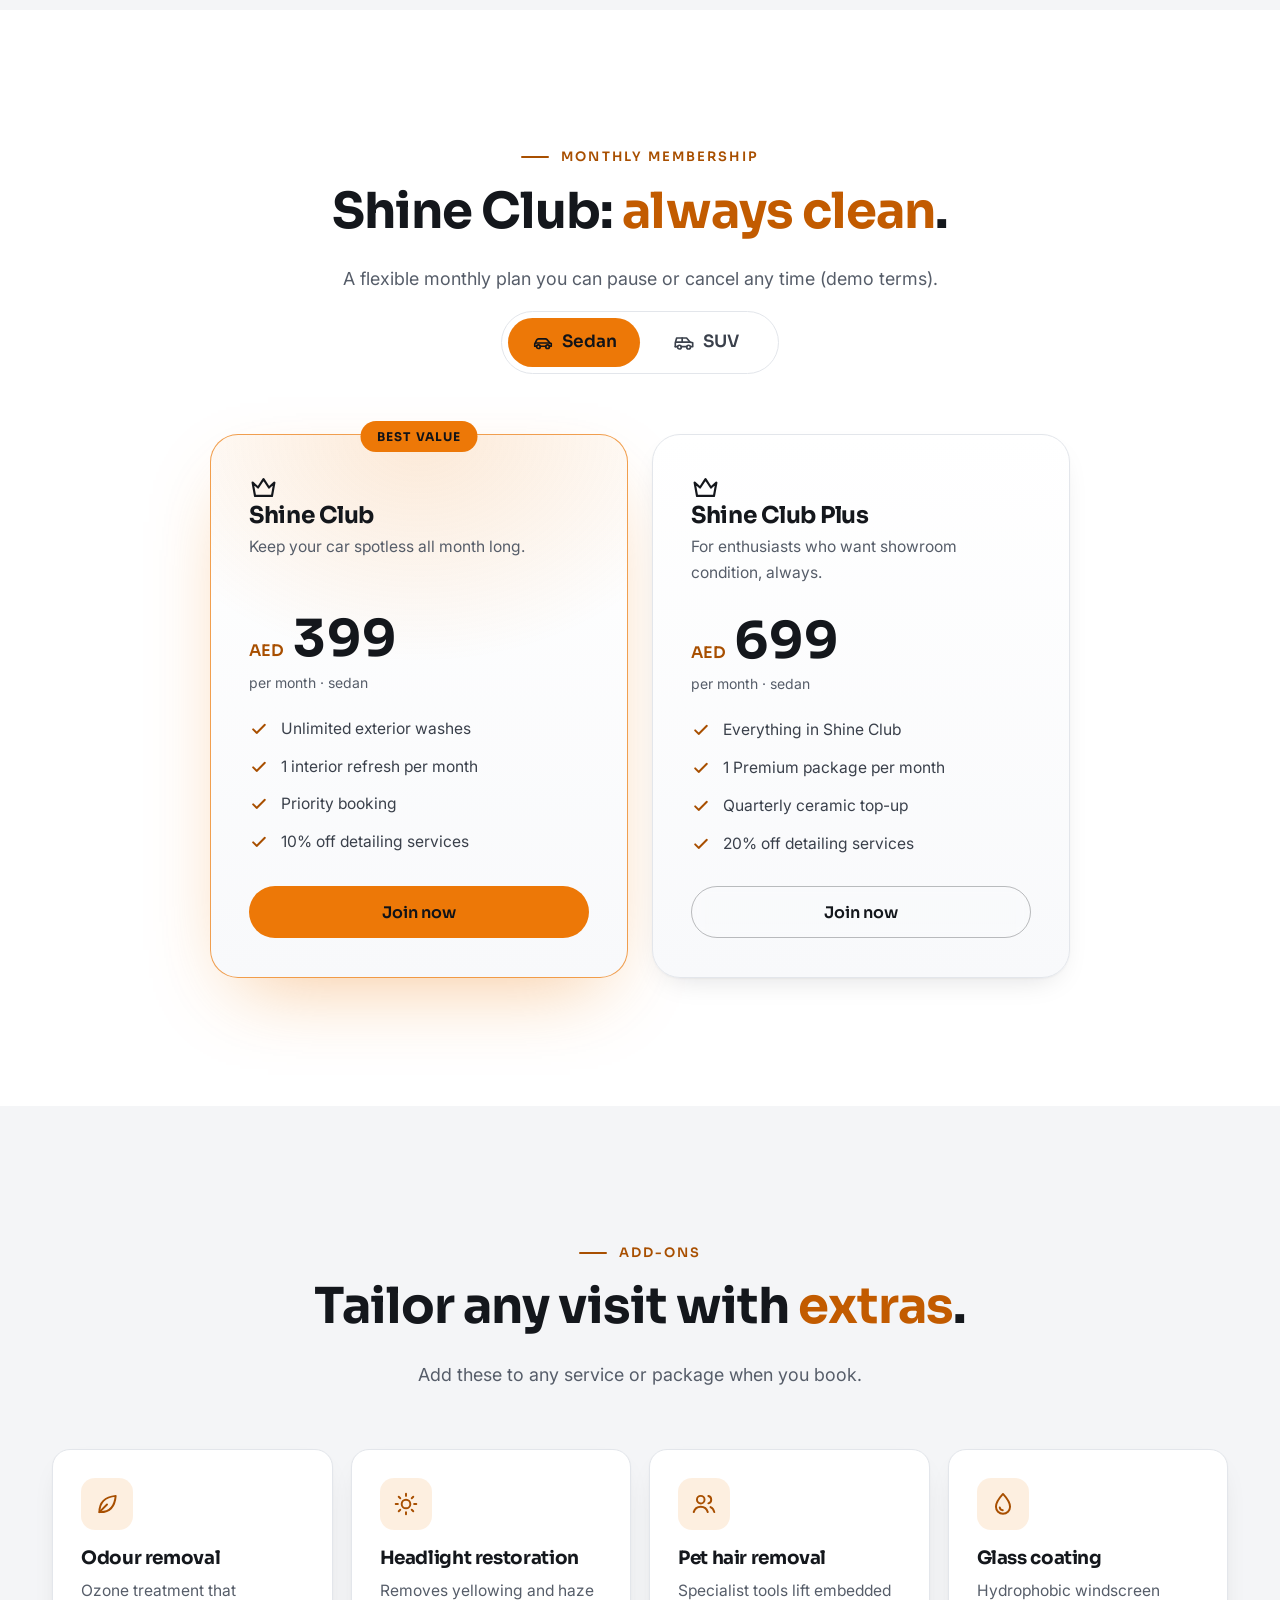
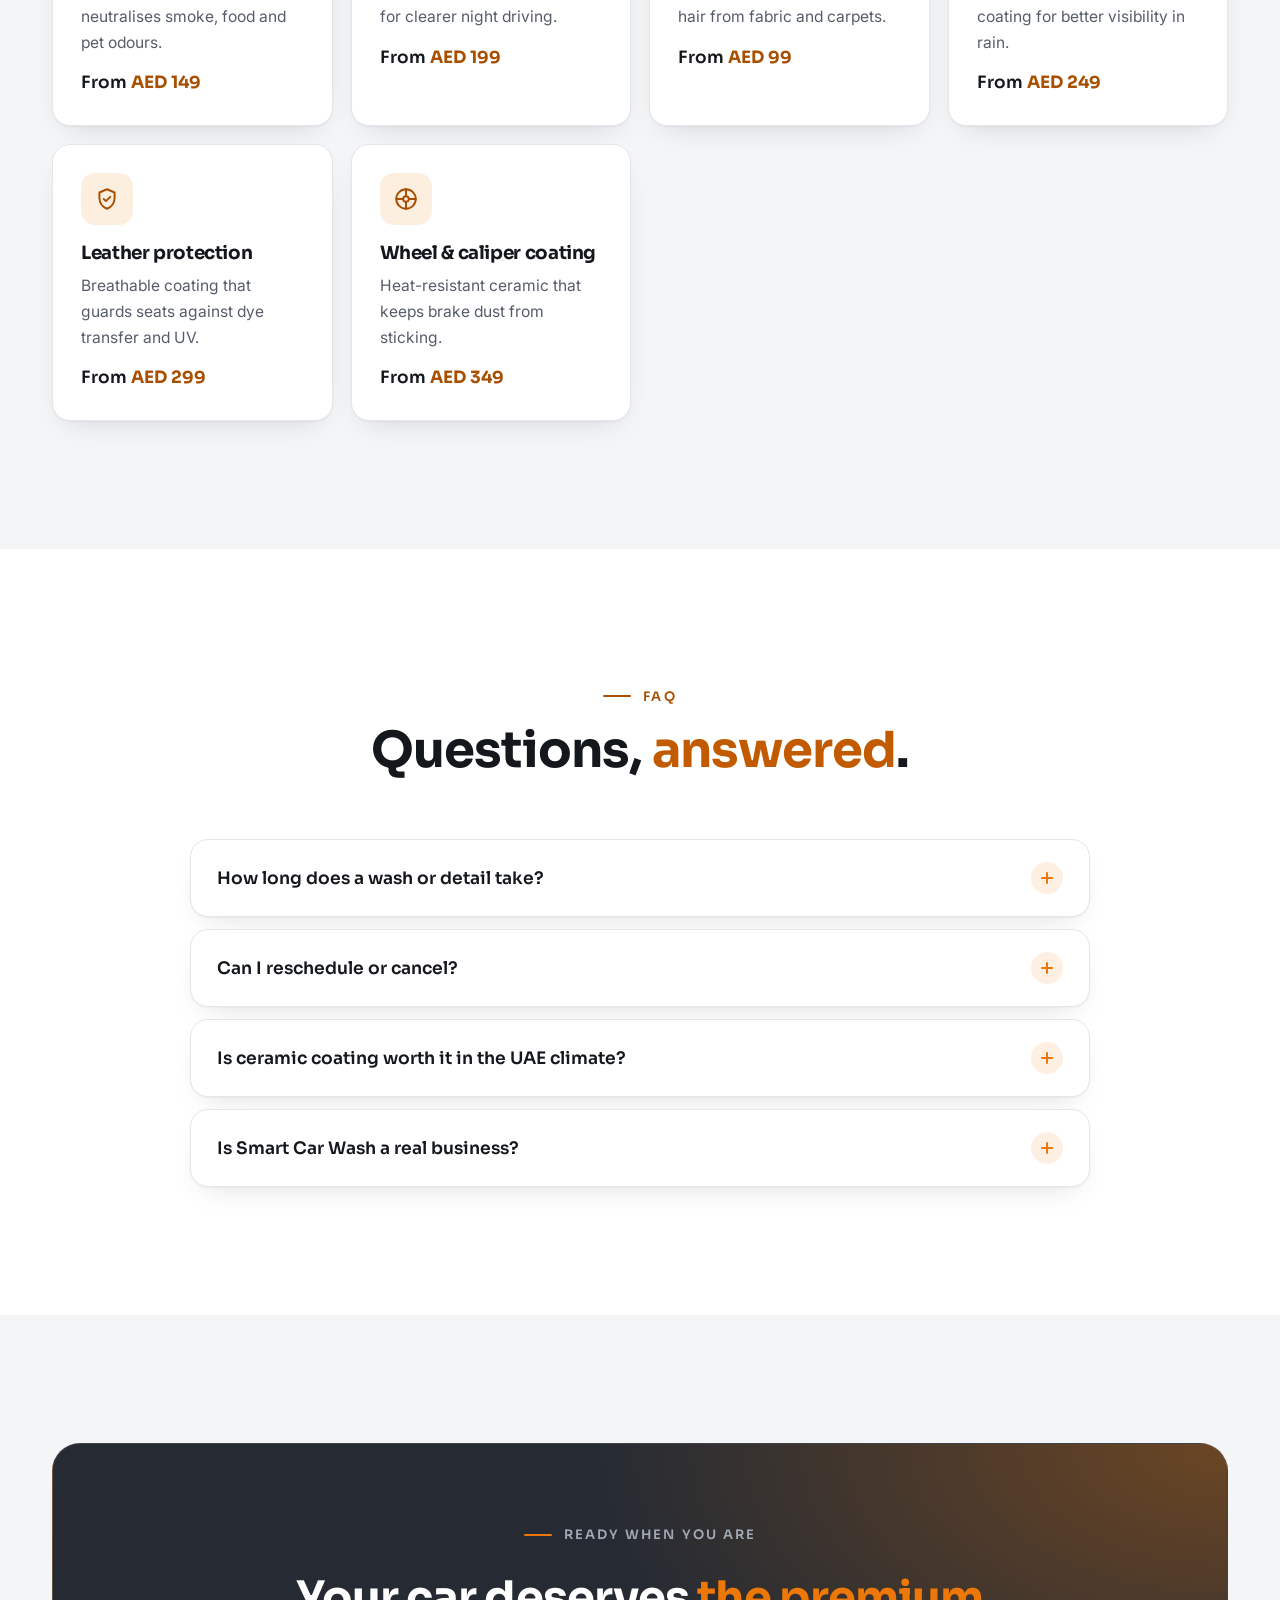
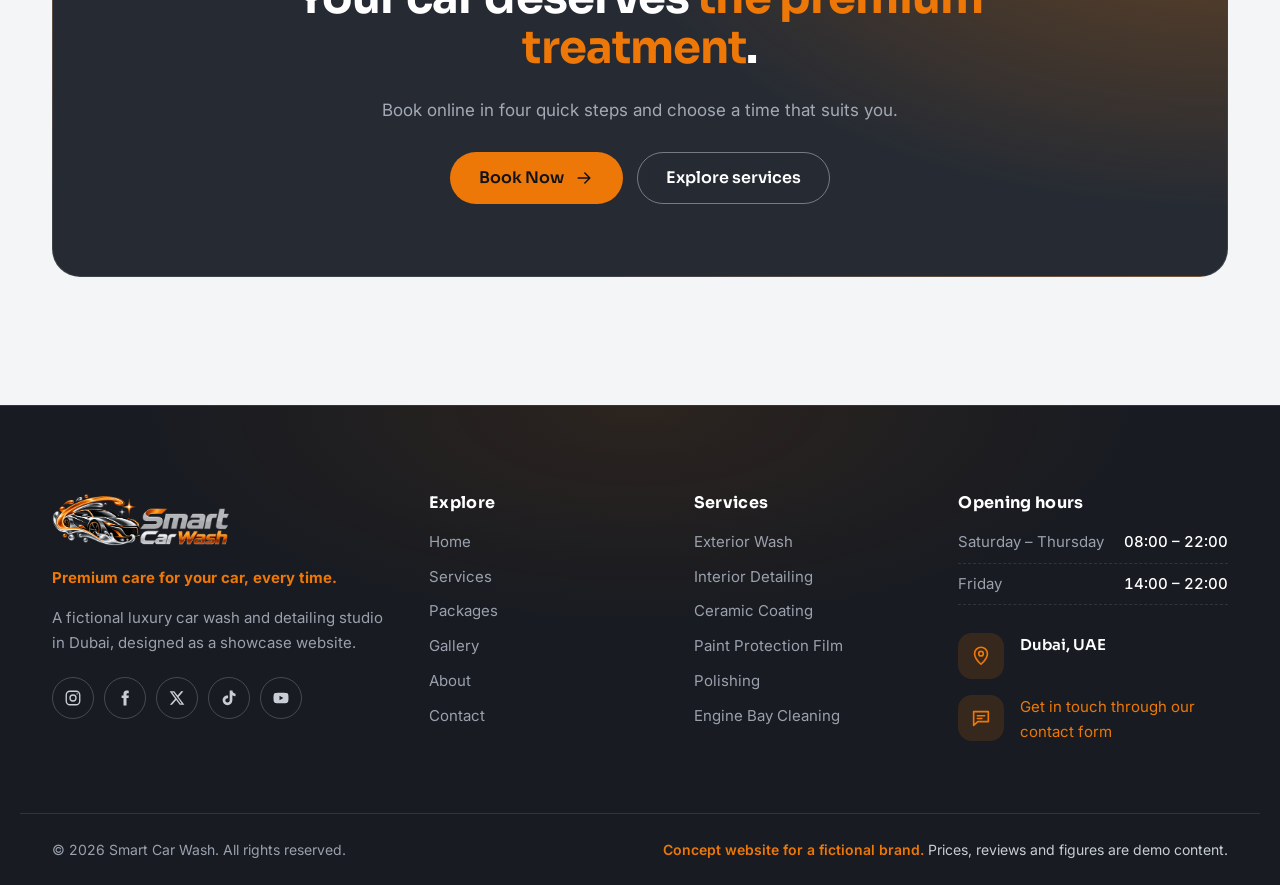
<file: packages.html>
<!doctype html>
<html lang="en" dir="ltr" class="no-js">
<head>
  <meta charset="utf-8">
  <meta name="viewport" content="width=device-width, initial-scale=1">
  <title>Car Wash Packages &amp; Pricing in AED | Smart Car Wash</title>
  <meta name="description" content="Compare Basic, Premium and Ultimate car care packages for sedans and SUVs, plus Shine Club monthly memberships and add-ons.">
  <link rel="canonical" href="https://shahinalambd.github.io/smart-car-wash-website/packages.html">
  <link rel="alternate" hreflang="en" href="https://shahinalambd.github.io/smart-car-wash-website/packages.html">
  <link rel="alternate" hreflang="ar" href="https://shahinalambd.github.io/smart-car-wash-website/ar/packages.html">
  <link rel="alternate" hreflang="x-default" href="https://shahinalambd.github.io/smart-car-wash-website/packages.html">
  <meta name="theme-color" content="#111318">
  <meta name="color-scheme" content="dark">
  <meta property="og:type" content="website">
  <meta property="og:url" content="https://shahinalambd.github.io/smart-car-wash-website/packages.html">
  <meta property="og:site_name" content="Smart Car Wash">
  <meta property="og:title" content="Car Wash Packages &amp; Pricing in AED | Smart Car Wash">
  <meta property="og:description" content="Compare Basic, Premium and Ultimate car care packages for sedans and SUVs, plus Shine Club monthly memberships and add-ons.">
  <meta property="og:image" content="https://shahinalambd.github.io/smart-car-wash-website/images/optimized/og-image.jpg">
  <meta property="og:image:width" content="1200">
  <meta property="og:image:height" content="630">
  <meta property="og:image:alt" content="Smart Car Wash logo over a black sports car in a Dubai studio">
  <meta property="og:locale" content="en_US">
  <meta property="og:locale:alternate" content="ar_AE">
  <meta name="twitter:card" content="summary_large_image">
  <meta name="twitter:image" content="https://shahinalambd.github.io/smart-car-wash-website/images/optimized/og-image.jpg">
  <link rel="icon" href="favicon.ico" sizes="32x32">
  <link rel="icon" href="images/optimized/brand/favicon.svg" type="image/svg+xml">
  <link rel="apple-touch-icon" href="images/optimized/brand/apple-touch-icon.png">
  <link rel="preconnect" href="https://fonts.googleapis.com">
  <link rel="preconnect" href="https://fonts.gstatic.com" crossorigin>
  <link rel="stylesheet" href="https://fonts.googleapis.com/css2?family=Inter:wght@400;500;600&family=Sora:wght@500;600;700;800&display=swap">
  <link rel="stylesheet" href="assets/css/style.css">
  <script>document.documentElement.classList.replace('no-js','js');window.SCW_ICONS='assets/icons.svg';</script>
  <script src="assets/js/main.js" defer></script>
</head>
<body>
  <a class="skip-link" href="#main">Skip to content</a>
  <header class="site-header">
    <div class="container header-inner">
      <a class="brand" href="index.html"><img src="images/optimized/brand/logo-light-480.png" srcset="images/optimized/brand/logo-light-480.png 1x, images/optimized/brand/logo-light-960.png 2x" width="157" height="46" alt="Smart Car Wash"></a>
      <nav class="main-nav" aria-label="Main"><ul><li><a href="index.html">Home</a></li><li><a href="services.html">Services</a></li><li><a href="packages.html" aria-current="page">Packages</a></li><li><a href="gallery.html">Gallery</a></li><li><a href="about.html">About</a></li><li><a href="booking.html">Contact</a></li></ul></nav>
      <div class="header-actions">
        <a class="lang-switch" href="ar/packages.html" hreflang="ar" lang="ar" aria-label="اقرأ هذه الصفحة بالعربية"><svg class="icon" aria-hidden="true" focusable="false"><use href="assets/icons.svg#i-globe"/></svg><span>العربية</span></a>
        <a class="btn btn-primary btn-sm btn-book" href="booking.html#book">Book Now</a>
        <button class="menu-toggle" type="button" aria-expanded="false" aria-controls="mobile-menu" aria-label="Open menu" data-label-open="Open menu" data-label-close="Close menu"><span></span><span></span><span></span></button>
      </div>
    </div>
  </header>
  <div class="mobile-menu" id="mobile-menu" aria-hidden="true">
    <nav aria-label="Mobile"><ul><li style="--i:0"><a href="index.html">Home <svg class="icon flip" aria-hidden="true" focusable="false"><use href="assets/icons.svg#i-arrow"/></svg></a></li><li style="--i:1"><a href="services.html">Services <svg class="icon flip" aria-hidden="true" focusable="false"><use href="assets/icons.svg#i-arrow"/></svg></a></li><li style="--i:2"><a href="packages.html" aria-current="page">Packages <svg class="icon flip" aria-hidden="true" focusable="false"><use href="assets/icons.svg#i-arrow"/></svg></a></li><li style="--i:3"><a href="gallery.html">Gallery <svg class="icon flip" aria-hidden="true" focusable="false"><use href="assets/icons.svg#i-arrow"/></svg></a></li><li style="--i:4"><a href="about.html">About <svg class="icon flip" aria-hidden="true" focusable="false"><use href="assets/icons.svg#i-arrow"/></svg></a></li><li style="--i:5"><a href="booking.html">Contact <svg class="icon flip" aria-hidden="true" focusable="false"><use href="assets/icons.svg#i-arrow"/></svg></a></li></ul></nav>
    <div class="mobile-menu__foot">
      <a class="btn btn-primary btn-block" href="booking.html#book">Book Now</a>
      <p>Open daily · Dubai, UAE</p>
    </div>
  </div>

  <main id="main" tabindex="-1">
    <section class="page-hero">
      <div class="hero-media"><picture><source type="image/webp" srcset="images/optimized/services/service-ceramic-coating-600.webp 600w, images/optimized/services/service-ceramic-coating.webp 1200w" sizes="100vw"><img src="images/optimized/services/service-ceramic-coating-600.jpg" srcset="images/optimized/services/service-ceramic-coating-600.jpg 600w, images/optimized/services/service-ceramic-coating.jpg 1200w" sizes="100vw" alt="Ceramic coating applied to a black bonnet with water beading on the surface" width="1200" height="900" loading="eager" decoding="async" fetchpriority="high"></picture></div>
      <div class="container" data-reveal>
        <nav class="breadcrumb" aria-label="Breadcrumb"><ol><li><a href="index.html">Home</a></li><li><span aria-current="page">Packages</span></li></ol></nav>
        <p class="eyebrow">Packages & pricing</p>
        <h1>Pick your level of <span class="accent">shine</span>.</h1>
        <p class="lead">Transparent prices in AED for sedans and SUVs, monthly memberships and add-ons to tailor every visit.</p>
      </div>
    </section>

    <section class="section section--white" id="plans" aria-labelledby="plans-title">
      <div class="container">
        <div class="section-head section-head--center" data-reveal>
          <p class="eyebrow">Packages & pricing</p>
          <h2 class="h2" id="plans-title">Clear prices, <span class="accent">premium results</span>.</h2>
          <p class="lead">Choose your vehicle type to see prices in AED. Every package includes our signature hand wash.</p>

          <div class="price-toggle" data-price-toggle="plans-plans" data-active="sedan" role="group" aria-label="Vehicle type">
            <button type="button" data-vehicle="sedan" aria-pressed="true"><svg class="icon" aria-hidden="true" focusable="false"><use href="assets/icons.svg#i-sedan"/></svg> Sedan</button>
            <button type="button" data-vehicle="suv" aria-pressed="false"><svg class="icon" aria-hidden="true" focusable="false"><use href="assets/icons.svg#i-suv"/></svg> SUV</button>
          </div>
        </div>
        <div class="pricing" id="plans-plans">
          <article class="plan" data-reveal style="--d:0">

            <h3>Basic</h3>
            <p class="plan-desc">The essentials for a clean car, inside and out.</p>
            <p class="plan-price"><span class="cur">AED</span> <span class="amount" data-sedan="149" data-suv="179">149</span></p>
            <p class="plan-meta"><span data-sedan="per sedan" data-suv="per SUV / 4x4">per sedan</span> · approx. 45 min</p>
            <ul class="check-list"><li><svg class="icon" aria-hidden="true" focusable="false"><use href="assets/icons.svg#i-check"/></svg><span>Hand foam wash & rinse</span></li><li><svg class="icon" aria-hidden="true" focusable="false"><use href="assets/icons.svg#i-check"/></svg><span>Wheels, tyres & arches</span></li><li><svg class="icon" aria-hidden="true" focusable="false"><use href="assets/icons.svg#i-check"/></svg><span>Interior vacuum & windows</span></li><li class="is-off"><svg class="icon" aria-hidden="true" focusable="false"><use href="assets/icons.svg#i-minus"/></svg><span>Dashboard & trim care<span class="sr-only"> (not included)</span></span></li><li class="is-off"><svg class="icon" aria-hidden="true" focusable="false"><use href="assets/icons.svg#i-minus"/></svg><span>Clay bar decontamination<span class="sr-only"> (not included)</span></span></li><li class="is-off"><svg class="icon" aria-hidden="true" focusable="false"><use href="assets/icons.svg#i-minus"/></svg><span>Leather clean & condition<span class="sr-only"> (not included)</span></span></li><li class="is-off"><svg class="icon" aria-hidden="true" focusable="false"><use href="assets/icons.svg#i-minus"/></svg><span>One-step machine polish<span class="sr-only"> (not included)</span></span></li><li class="is-off"><svg class="icon" aria-hidden="true" focusable="false"><use href="assets/icons.svg#i-minus"/></svg><span>Ceramic paint sealant (6 months)<span class="sr-only"> (not included)</span></span></li><li class="is-off"><svg class="icon" aria-hidden="true" focusable="false"><use href="assets/icons.svg#i-minus"/></svg><span>Engine bay refresh<span class="sr-only"> (not included)</span></span></li></ul>
            <a class="btn btn-ghost btn-block" data-plan-link="booking.html?service=package-basic" href="booking.html?service=package-basic&amp;vehicle=sedan#book">Choose Basic</a>
          </article>
          <article class="plan plan--featured" data-reveal style="--d:1">
            <span class="plan-badge">Most popular</span>
            <h3>Premium</h3>
            <p class="plan-desc">Our most-booked package for a deep, detailed clean.</p>
            <p class="plan-price"><span class="cur">AED</span> <span class="amount" data-sedan="299" data-suv="349">299</span></p>
            <p class="plan-meta"><span data-sedan="per sedan" data-suv="per SUV / 4x4">per sedan</span> · approx. 2 hrs</p>
            <ul class="check-list"><li><svg class="icon" aria-hidden="true" focusable="false"><use href="assets/icons.svg#i-check"/></svg><span>Hand foam wash & rinse</span></li><li><svg class="icon" aria-hidden="true" focusable="false"><use href="assets/icons.svg#i-check"/></svg><span>Wheels, tyres & arches</span></li><li><svg class="icon" aria-hidden="true" focusable="false"><use href="assets/icons.svg#i-check"/></svg><span>Interior vacuum & windows</span></li><li><svg class="icon" aria-hidden="true" focusable="false"><use href="assets/icons.svg#i-check"/></svg><span>Dashboard & trim care</span></li><li><svg class="icon" aria-hidden="true" focusable="false"><use href="assets/icons.svg#i-check"/></svg><span>Clay bar decontamination</span></li><li><svg class="icon" aria-hidden="true" focusable="false"><use href="assets/icons.svg#i-check"/></svg><span>Leather clean & condition</span></li><li class="is-off"><svg class="icon" aria-hidden="true" focusable="false"><use href="assets/icons.svg#i-minus"/></svg><span>One-step machine polish<span class="sr-only"> (not included)</span></span></li><li class="is-off"><svg class="icon" aria-hidden="true" focusable="false"><use href="assets/icons.svg#i-minus"/></svg><span>Ceramic paint sealant (6 months)<span class="sr-only"> (not included)</span></span></li><li class="is-off"><svg class="icon" aria-hidden="true" focusable="false"><use href="assets/icons.svg#i-minus"/></svg><span>Engine bay refresh<span class="sr-only"> (not included)</span></span></li></ul>
            <a class="btn btn-primary btn-block" data-plan-link="booking.html?service=package-premium" href="booking.html?service=package-premium&amp;vehicle=sedan#book">Choose Premium</a>
          </article>
          <article class="plan" data-reveal style="--d:2">

            <h3>Ultimate</h3>
            <p class="plan-desc">Full detail with polish and protection that lasts.</p>
            <p class="plan-price"><span class="cur">AED</span> <span class="amount" data-sedan="549" data-suv="649">549</span></p>
            <p class="plan-meta"><span data-sedan="per sedan" data-suv="per SUV / 4x4">per sedan</span> · approx. 4 hrs</p>
            <ul class="check-list"><li><svg class="icon" aria-hidden="true" focusable="false"><use href="assets/icons.svg#i-check"/></svg><span>Hand foam wash & rinse</span></li><li><svg class="icon" aria-hidden="true" focusable="false"><use href="assets/icons.svg#i-check"/></svg><span>Wheels, tyres & arches</span></li><li><svg class="icon" aria-hidden="true" focusable="false"><use href="assets/icons.svg#i-check"/></svg><span>Interior vacuum & windows</span></li><li><svg class="icon" aria-hidden="true" focusable="false"><use href="assets/icons.svg#i-check"/></svg><span>Dashboard & trim care</span></li><li><svg class="icon" aria-hidden="true" focusable="false"><use href="assets/icons.svg#i-check"/></svg><span>Clay bar decontamination</span></li><li><svg class="icon" aria-hidden="true" focusable="false"><use href="assets/icons.svg#i-check"/></svg><span>Leather clean & condition</span></li><li><svg class="icon" aria-hidden="true" focusable="false"><use href="assets/icons.svg#i-check"/></svg><span>One-step machine polish</span></li><li><svg class="icon" aria-hidden="true" focusable="false"><use href="assets/icons.svg#i-check"/></svg><span>Ceramic paint sealant (6 months)</span></li><li><svg class="icon" aria-hidden="true" focusable="false"><use href="assets/icons.svg#i-check"/></svg><span>Engine bay refresh</span></li></ul>
            <a class="btn btn-ghost btn-block" data-plan-link="booking.html?service=package-ultimate" href="booking.html?service=package-ultimate&amp;vehicle=sedan#book">Choose Ultimate</a>
          </article>
        </div>
        <p class="pricing-note">Demo prices, shown inclusive of VAT for illustration only.</p>
      </div>
    </section>
    <section class="section section--grey" aria-labelledby="compare-title">
      <div class="container">

        <div class="section-head section-head--center" data-reveal>
          <p class="eyebrow">Compare</p>
          <h2 class="h2" id="compare-title">What is included in <span class="accent">each package</span>.</h2>

        </div>
        <div class="table-wrap" data-reveal tabindex="0" role="region" aria-labelledby="compare-title">
          <table class="compare">
            <caption>Sedan / SUV prices in AED. Demo prices.</caption>
            <thead><tr><th scope="col">Feature</th><th scope="col">Basic<br><small style="font-weight:500;color:var(--muted)">149 / 179</small></th><th scope="col" class="is-featured">Premium<br><small style="font-weight:500;color:var(--muted)">299 / 349</small></th><th scope="col">Ultimate<br><small style="font-weight:500;color:var(--muted)">549 / 649</small></th></tr></thead>
            <tbody><tr><th scope="row">Hand foam wash & rinse</th><td><svg class="icon" aria-hidden="true" focusable="false"><use href="assets/icons.svg#i-check"/></svg><span class="sr-only">Included</span></td><td class="is-featured"><svg class="icon" aria-hidden="true" focusable="false"><use href="assets/icons.svg#i-check"/></svg><span class="sr-only">Included</span></td><td><svg class="icon" aria-hidden="true" focusable="false"><use href="assets/icons.svg#i-check"/></svg><span class="sr-only">Included</span></td></tr><tr><th scope="row">Wheels, tyres & arches</th><td><svg class="icon" aria-hidden="true" focusable="false"><use href="assets/icons.svg#i-check"/></svg><span class="sr-only">Included</span></td><td class="is-featured"><svg class="icon" aria-hidden="true" focusable="false"><use href="assets/icons.svg#i-check"/></svg><span class="sr-only">Included</span></td><td><svg class="icon" aria-hidden="true" focusable="false"><use href="assets/icons.svg#i-check"/></svg><span class="sr-only">Included</span></td></tr><tr><th scope="row">Interior vacuum & windows</th><td><svg class="icon" aria-hidden="true" focusable="false"><use href="assets/icons.svg#i-check"/></svg><span class="sr-only">Included</span></td><td class="is-featured"><svg class="icon" aria-hidden="true" focusable="false"><use href="assets/icons.svg#i-check"/></svg><span class="sr-only">Included</span></td><td><svg class="icon" aria-hidden="true" focusable="false"><use href="assets/icons.svg#i-check"/></svg><span class="sr-only">Included</span></td></tr><tr><th scope="row">Dashboard & trim care</th><td><svg class="icon no" aria-hidden="true" focusable="false"><use href="assets/icons.svg#i-minus"/></svg><span class="sr-only">Not included</span></td><td class="is-featured"><svg class="icon" aria-hidden="true" focusable="false"><use href="assets/icons.svg#i-check"/></svg><span class="sr-only">Included</span></td><td><svg class="icon" aria-hidden="true" focusable="false"><use href="assets/icons.svg#i-check"/></svg><span class="sr-only">Included</span></td></tr><tr><th scope="row">Clay bar decontamination</th><td><svg class="icon no" aria-hidden="true" focusable="false"><use href="assets/icons.svg#i-minus"/></svg><span class="sr-only">Not included</span></td><td class="is-featured"><svg class="icon" aria-hidden="true" focusable="false"><use href="assets/icons.svg#i-check"/></svg><span class="sr-only">Included</span></td><td><svg class="icon" aria-hidden="true" focusable="false"><use href="assets/icons.svg#i-check"/></svg><span class="sr-only">Included</span></td></tr><tr><th scope="row">Leather clean & condition</th><td><svg class="icon no" aria-hidden="true" focusable="false"><use href="assets/icons.svg#i-minus"/></svg><span class="sr-only">Not included</span></td><td class="is-featured"><svg class="icon" aria-hidden="true" focusable="false"><use href="assets/icons.svg#i-check"/></svg><span class="sr-only">Included</span></td><td><svg class="icon" aria-hidden="true" focusable="false"><use href="assets/icons.svg#i-check"/></svg><span class="sr-only">Included</span></td></tr><tr><th scope="row">One-step machine polish</th><td><svg class="icon no" aria-hidden="true" focusable="false"><use href="assets/icons.svg#i-minus"/></svg><span class="sr-only">Not included</span></td><td class="is-featured"><svg class="icon no" aria-hidden="true" focusable="false"><use href="assets/icons.svg#i-minus"/></svg><span class="sr-only">Not included</span></td><td><svg class="icon" aria-hidden="true" focusable="false"><use href="assets/icons.svg#i-check"/></svg><span class="sr-only">Included</span></td></tr><tr><th scope="row">Ceramic paint sealant (6 months)</th><td><svg class="icon no" aria-hidden="true" focusable="false"><use href="assets/icons.svg#i-minus"/></svg><span class="sr-only">Not included</span></td><td class="is-featured"><svg class="icon no" aria-hidden="true" focusable="false"><use href="assets/icons.svg#i-minus"/></svg><span class="sr-only">Not included</span></td><td><svg class="icon" aria-hidden="true" focusable="false"><use href="assets/icons.svg#i-check"/></svg><span class="sr-only">Included</span></td></tr><tr><th scope="row">Engine bay refresh</th><td><svg class="icon no" aria-hidden="true" focusable="false"><use href="assets/icons.svg#i-minus"/></svg><span class="sr-only">Not included</span></td><td class="is-featured"><svg class="icon no" aria-hidden="true" focusable="false"><use href="assets/icons.svg#i-minus"/></svg><span class="sr-only">Not included</span></td><td><svg class="icon" aria-hidden="true" focusable="false"><use href="assets/icons.svg#i-check"/></svg><span class="sr-only">Included</span></td></tr>
              <tr><th scope="row">Approx. duration</th><td>approx. 45 min</td><td class="is-featured">approx. 2 hrs</td><td>approx. 4 hrs</td></tr>
            </tbody>
          </table>
        </div>
      </div>
    </section>
    <section class="section section--white" id="membership" aria-labelledby="membership-title">
      <div class="container">
        <div class="section-head section-head--center" data-reveal>
          <p class="eyebrow">Monthly membership</p>
          <h2 class="h2" id="membership-title">Shine Club: <span class="accent">always clean</span>.</h2>
          <p class="lead">A flexible monthly plan you can pause or cancel any time (demo terms).</p>

          <div class="price-toggle" data-price-toggle="club-plans" data-active="sedan" role="group" aria-label="Vehicle type">
            <button type="button" data-vehicle="sedan" aria-pressed="true"><svg class="icon" aria-hidden="true" focusable="false"><use href="assets/icons.svg#i-sedan"/></svg> Sedan</button>
            <button type="button" data-vehicle="suv" aria-pressed="false"><svg class="icon" aria-hidden="true" focusable="false"><use href="assets/icons.svg#i-suv"/></svg> SUV</button>
          </div>
        </div>
        <div class="pricing" id="club-plans" style="max-width:860px;margin-inline:auto;grid-template-columns:repeat(auto-fit,minmax(min(100%,320px),1fr))">
          <article class="plan plan--featured" data-reveal style="--d:0">
            <span class="plan-badge">Best value</span>
            <h3><svg class="icon" aria-hidden="true" focusable="false"><use href="assets/icons.svg#i-crown"/></svg> Shine Club</h3>
            <p class="plan-desc">Keep your car spotless all month long.</p>
            <p class="plan-price"><span class="cur">AED</span> <span class="amount" data-sedan="399" data-suv="469">399</span></p>
            <p class="plan-meta">per month · <span data-sedan="sedan" data-suv="SUV / 4x4">sedan</span></p>
            <ul class="check-list"><li><svg class="icon" aria-hidden="true" focusable="false"><use href="assets/icons.svg#i-check"/></svg><span>Unlimited exterior washes</span></li><li><svg class="icon" aria-hidden="true" focusable="false"><use href="assets/icons.svg#i-check"/></svg><span>1 interior refresh per month</span></li><li><svg class="icon" aria-hidden="true" focusable="false"><use href="assets/icons.svg#i-check"/></svg><span>Priority booking</span></li><li><svg class="icon" aria-hidden="true" focusable="false"><use href="assets/icons.svg#i-check"/></svg><span>10% off detailing services</span></li></ul>
            <a class="btn btn-primary btn-block" data-plan-link="booking.html?service=membership" href="booking.html?service=membership&amp;vehicle=sedan#book">Join now</a>
          </article>
          <article class="plan" data-reveal style="--d:1">

            <h3><svg class="icon" aria-hidden="true" focusable="false"><use href="assets/icons.svg#i-crown"/></svg> Shine Club Plus</h3>
            <p class="plan-desc">For enthusiasts who want showroom condition, always.</p>
            <p class="plan-price"><span class="cur">AED</span> <span class="amount" data-sedan="699" data-suv="799">699</span></p>
            <p class="plan-meta">per month · <span data-sedan="sedan" data-suv="SUV / 4x4">sedan</span></p>
            <ul class="check-list"><li><svg class="icon" aria-hidden="true" focusable="false"><use href="assets/icons.svg#i-check"/></svg><span>Everything in Shine Club</span></li><li><svg class="icon" aria-hidden="true" focusable="false"><use href="assets/icons.svg#i-check"/></svg><span>1 Premium package per month</span></li><li><svg class="icon" aria-hidden="true" focusable="false"><use href="assets/icons.svg#i-check"/></svg><span>Quarterly ceramic top-up</span></li><li><svg class="icon" aria-hidden="true" focusable="false"><use href="assets/icons.svg#i-check"/></svg><span>20% off detailing services</span></li></ul>
            <a class="btn btn-ghost btn-block" data-plan-link="booking.html?service=membership" href="booking.html?service=membership&amp;vehicle=sedan#book">Join now</a>
          </article>
        </div>
      </div>
    </section>
    <section class="section section--grey" aria-labelledby="addons-title">
      <div class="container">

        <div class="section-head section-head--center" data-reveal>
          <p class="eyebrow">Add-ons</p>
          <h2 class="h2" id="addons-title">Tailor any visit with <span class="accent">extras</span>.</h2>
          <p class="lead">Add these to any service or package when you book.</p>
        </div>
        <div class="tiles">
          <div class="tile" data-reveal style="--d:0"><span class="ico"><svg class="icon" aria-hidden="true" focusable="false"><use href="assets/icons.svg#i-leaf"/></svg></span><h3>Odour removal</h3><p>Ozone treatment that neutralises smoke, food and pet odours.</p><span class="tile-price">From <b>AED 149</b></span></div>
          <div class="tile" data-reveal style="--d:1"><span class="ico"><svg class="icon" aria-hidden="true" focusable="false"><use href="assets/icons.svg#i-sun"/></svg></span><h3>Headlight restoration</h3><p>Removes yellowing and haze for clearer night driving.</p><span class="tile-price">From <b>AED 199</b></span></div>
          <div class="tile" data-reveal style="--d:2"><span class="ico"><svg class="icon" aria-hidden="true" focusable="false"><use href="assets/icons.svg#i-users"/></svg></span><h3>Pet hair removal</h3><p>Specialist tools lift embedded hair from fabric and carpets.</p><span class="tile-price">From <b>AED 99</b></span></div>
          <div class="tile" data-reveal style="--d:0"><span class="ico"><svg class="icon" aria-hidden="true" focusable="false"><use href="assets/icons.svg#i-droplet"/></svg></span><h3>Glass coating</h3><p>Hydrophobic windscreen coating for better visibility in rain.</p><span class="tile-price">From <b>AED 249</b></span></div>
          <div class="tile" data-reveal style="--d:1"><span class="ico"><svg class="icon" aria-hidden="true" focusable="false"><use href="assets/icons.svg#i-shield"/></svg></span><h3>Leather protection</h3><p>Breathable coating that guards seats against dye transfer and UV.</p><span class="tile-price">From <b>AED 299</b></span></div>
          <div class="tile" data-reveal style="--d:2"><span class="ico"><svg class="icon" aria-hidden="true" focusable="false"><use href="assets/icons.svg#i-wheel"/></svg></span><h3>Wheel & caliper coating</h3><p>Heat-resistant ceramic that keeps brake dust from sticking.</p><span class="tile-price">From <b>AED 349</b></span></div>
        </div>
      </div>
    </section>

    <section class="section section--white" id="faq" aria-labelledby="faq-title">
      <div class="container">

        <div class="section-head section-head--center" data-reveal>
          <p class="eyebrow">FAQ</p>
          <h2 class="h2" id="faq-title">Questions, <span class="accent">answered</span>.</h2>

        </div>
        <div class="faq" data-reveal>
          <div class="faq-item">
            <h3 class="faq-q"><button type="button" aria-expanded="false" aria-controls="faq-a-0" id="faq-q-0">How long does a wash or detail take?<span class="faq-sign" aria-hidden="true"></span></button></h3>
            <div class="faq-a" id="faq-a-0" role="region" aria-labelledby="faq-q-0"><div><p>A Basic package takes about 45 minutes, Premium about 2 hours and Ultimate around 4 hours. Ceramic coating and paint protection film are scheduled as 1–4 day appointments so the products can cure properly.</p></div></div>
          </div>
          <div class="faq-item">
            <h3 class="faq-q"><button type="button" aria-expanded="false" aria-controls="faq-a-1" id="faq-q-1">Can I reschedule or cancel?<span class="faq-sign" aria-hidden="true"></span></button></h3>
            <div class="faq-a" id="faq-a-1" role="region" aria-labelledby="faq-q-1"><div><p>You can reschedule or cancel free of charge up to 12 hours before your appointment.</p></div></div>
          </div>
          <div class="faq-item">
            <h3 class="faq-q"><button type="button" aria-expanded="false" aria-controls="faq-a-2" id="faq-q-2">Is ceramic coating worth it in the UAE climate?<span class="faq-sign" aria-hidden="true"></span></button></h3>
            <div class="faq-a" id="faq-a-2" role="region" aria-labelledby="faq-q-2"><div><p>Yes. Strong sun, sand and humidity age paint quickly. A ceramic layer adds UV resistance, makes dust easier to wash off and keeps the gloss for years with simple maintenance.</p></div></div>
          </div>
          <div class="faq-item">
            <h3 class="faq-q"><button type="button" aria-expanded="false" aria-controls="faq-a-3" id="faq-q-3">Is Smart Car Wash a real business?<span class="faq-sign" aria-hidden="true"></span></button></h3>
            <div class="faq-a" id="faq-a-3" role="region" aria-labelledby="faq-q-3"><div><p>No. Smart Car Wash is a fictional brand created for a concept website. Prices, reviews and figures are demo content, and no bookings or messages are sent.</p></div></div>
          </div>
        </div>
      </div>
    </section>

    <section class="section section--grey">
      <div class="container">
        <div class="cta-band" data-reveal="zoom">
          <p class="eyebrow" style="justify-content:center">Ready when you are</p>
          <h2>Your car deserves <span class="accent">the premium treatment</span>.</h2>
          <p>Book online in four quick steps and choose a time that suits you.</p>
          <div class="btn-row">
            <a class="btn btn-primary" href="booking.html#book">Book Now <svg class="icon icon--arrow flip" aria-hidden="true" focusable="false"><use href="assets/icons.svg#i-arrow"/></svg></a>
            <a class="btn btn-ghost" href="services.html">Explore services</a>
          </div>
        </div>
      </div>
    </section>
  </main>
  <footer class="site-footer">
    <div class="container footer-grid">
      <div>
        <a class="footer-logo" href="index.html"><img src="images/optimized/brand/logo-light-480.png" srcset="images/optimized/brand/logo-light-480.png 1x, images/optimized/brand/logo-light-960.png 2x" width="177" height="52" alt="Smart Car Wash" loading="lazy"></a>
        <p><strong class="accent">Premium care for your car, every time.</strong></p>
        <p>A fictional luxury car wash and detailing studio in Dubai, designed as a showcase website.</p>
        <ul class="socials" aria-label="Social media (placeholder icons, no links)"><li><span class="social" role="img" aria-label="Instagram"><svg class="icon" aria-hidden="true" focusable="false"><use href="assets/icons.svg#i-instagram"/></svg></span></li><li><span class="social" role="img" aria-label="Facebook"><svg class="icon icon--fill" aria-hidden="true" focusable="false"><use href="assets/icons.svg#i-facebook"/></svg></span></li><li><span class="social" role="img" aria-label="X"><svg class="icon icon--fill" aria-hidden="true" focusable="false"><use href="assets/icons.svg#i-x"/></svg></span></li><li><span class="social" role="img" aria-label="TikTok"><svg class="icon icon--fill" aria-hidden="true" focusable="false"><use href="assets/icons.svg#i-tiktok"/></svg></span></li><li><span class="social" role="img" aria-label="YouTube"><svg class="icon icon--fill" aria-hidden="true" focusable="false"><use href="assets/icons.svg#i-youtube"/></svg></span></li></ul>
      </div>
      <div>
        <h2>Explore</h2>
        <ul class="footer-links"><li><a href="index.html">Home</a></li><li><a href="services.html">Services</a></li><li><a href="packages.html">Packages</a></li><li><a href="gallery.html">Gallery</a></li><li><a href="about.html">About</a></li><li><a href="booking.html">Contact</a></li></ul>
      </div>
      <div>
        <h2>Services</h2>
        <ul class="footer-links"><li><a href="services.html#exterior-wash">Exterior Wash</a></li><li><a href="services.html#interior-detailing">Interior Detailing</a></li><li><a href="services.html#ceramic-coating">Ceramic Coating</a></li><li><a href="services.html#paint-protection-film">Paint Protection Film</a></li><li><a href="services.html#polishing">Polishing</a></li><li><a href="services.html#engine-bay">Engine Bay Cleaning</a></li></ul>
      </div>
      <div>
        <h2>Opening hours</h2>
        <ul class="hours"><li><span>Saturday – Thursday</span><b dir="ltr">08:00 – 22:00</b></li><li><span>Friday</span><b dir="ltr">14:00 – 22:00</b></li></ul>
        <ul class="info-list">
          <li><span class="ico"><svg class="icon" aria-hidden="true" focusable="false"><use href="assets/icons.svg#i-pin"/></svg></span><span><b>Dubai, UAE</b></span></li>
          <li><span class="ico"><svg class="icon" aria-hidden="true" focusable="false"><use href="assets/icons.svg#i-message"/></svg></span><span><a href="booking.html#contact">Get in touch through our contact form</a></span></li>
        </ul>
      </div>
    </div>
    <div class="container footer-bottom">
      <p>© <span data-year>2026</span> Smart Car Wash. All rights reserved.</p>
      <p class="concept-note"><b>Concept website for a fictional brand.</b> Prices, reviews and figures are demo content.</p>
    </div>
  </footer>
  <button class="icon-btn to-top" type="button" aria-label="Back to top"><svg class="icon" aria-hidden="true" focusable="false"><use href="assets/icons.svg#i-arrow-up"/></svg></button>
</body>
</html>
</file>
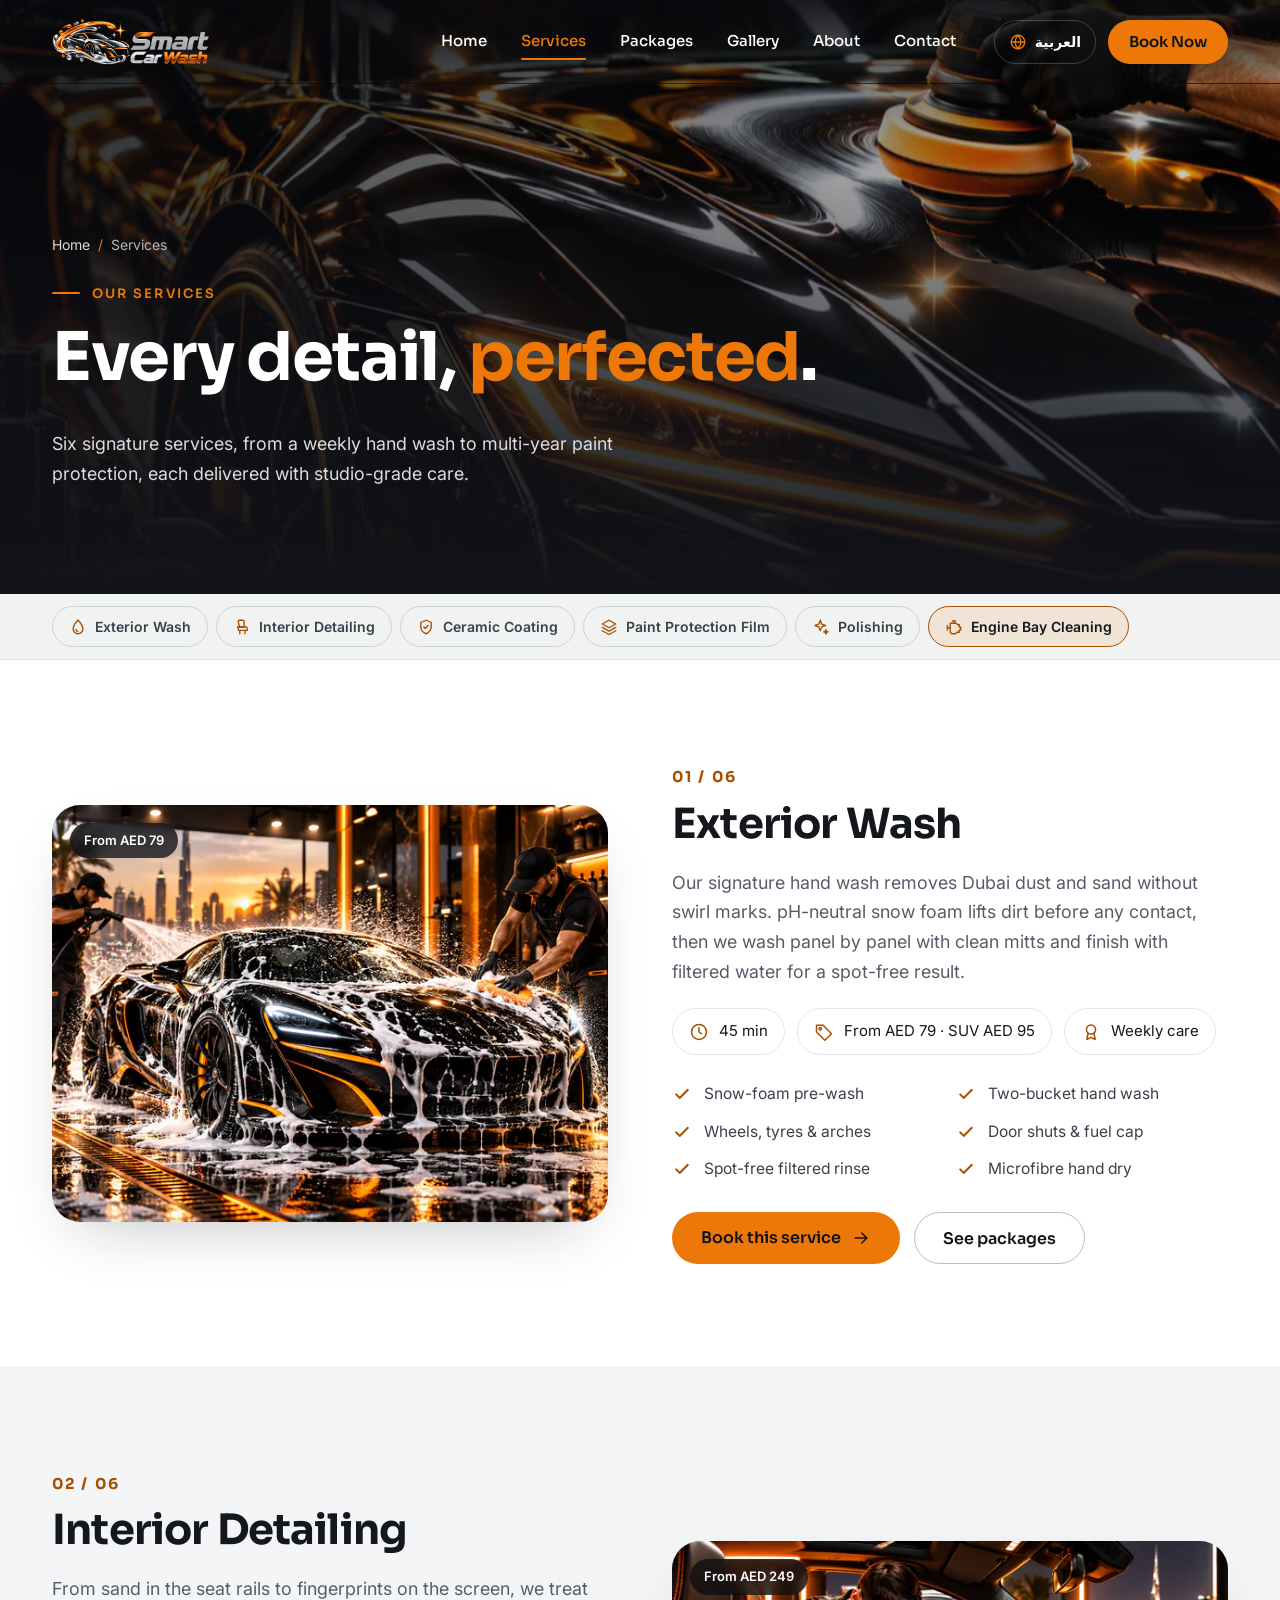
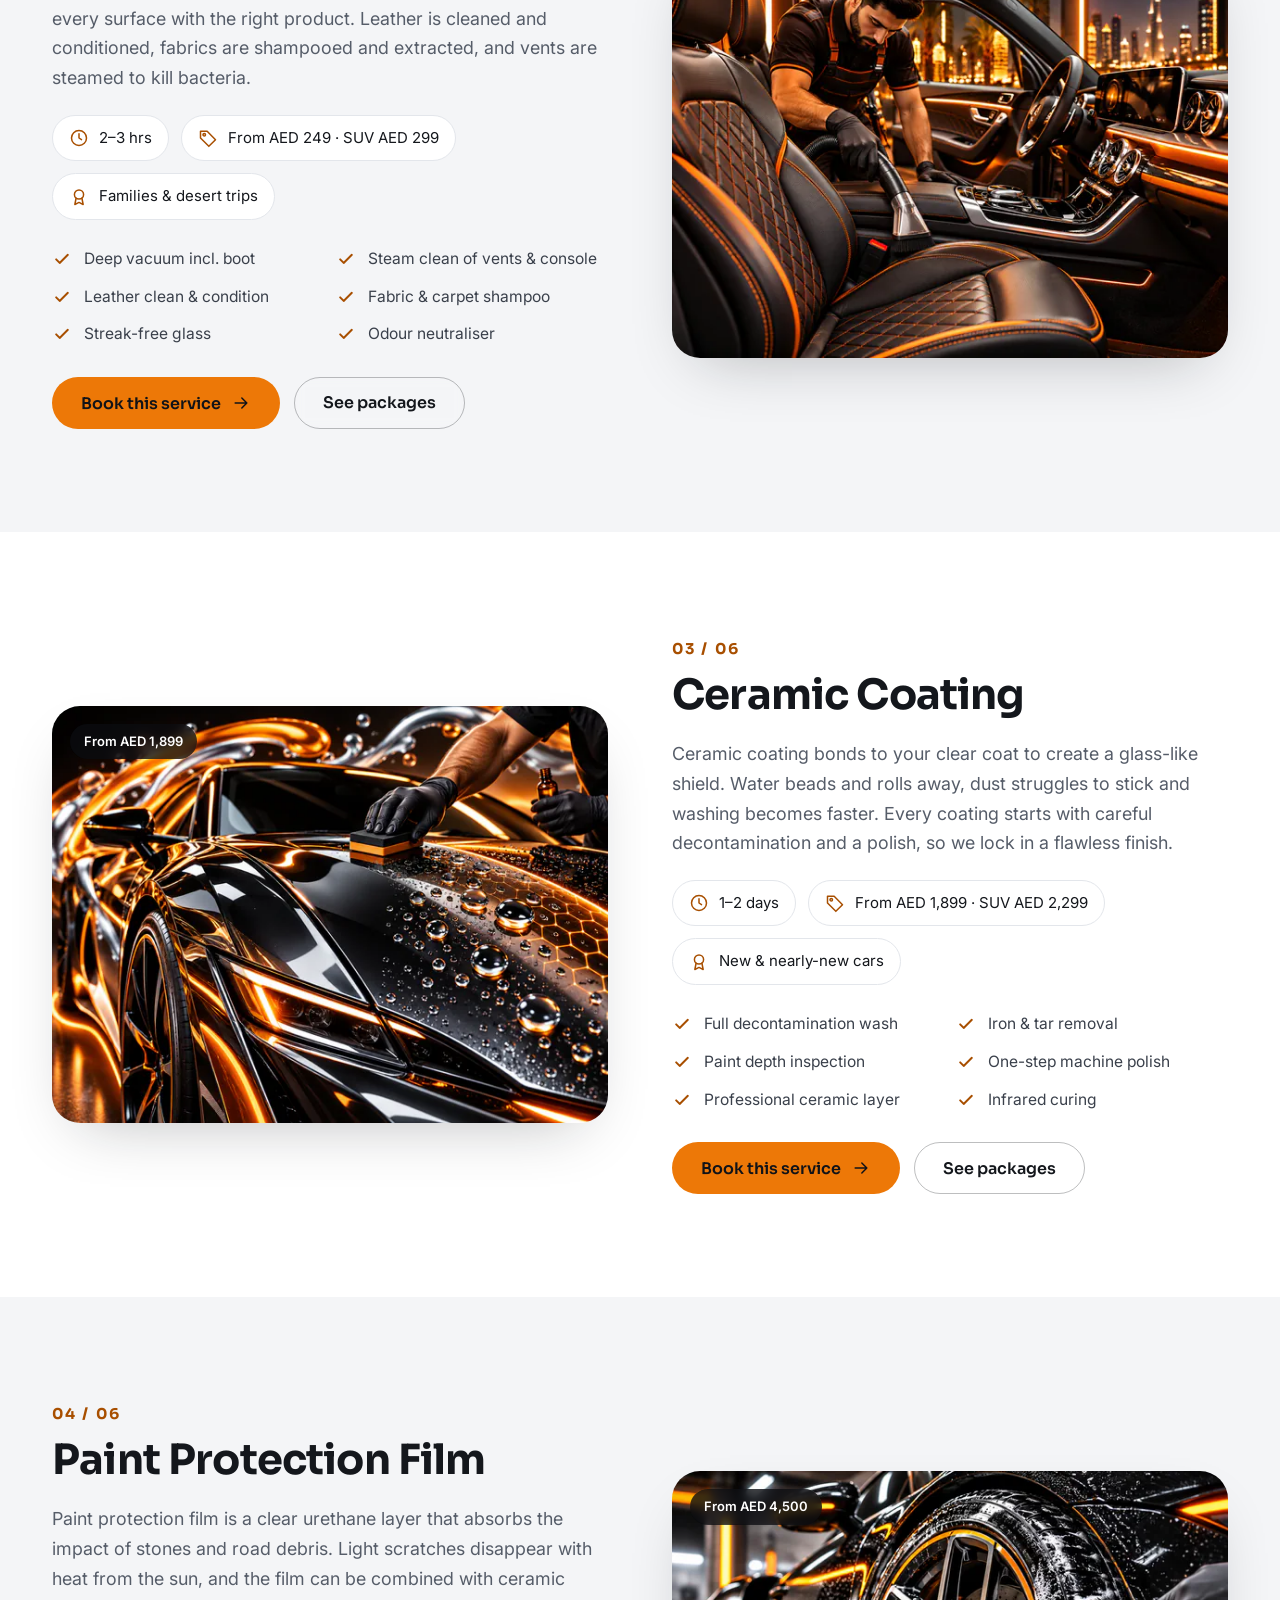
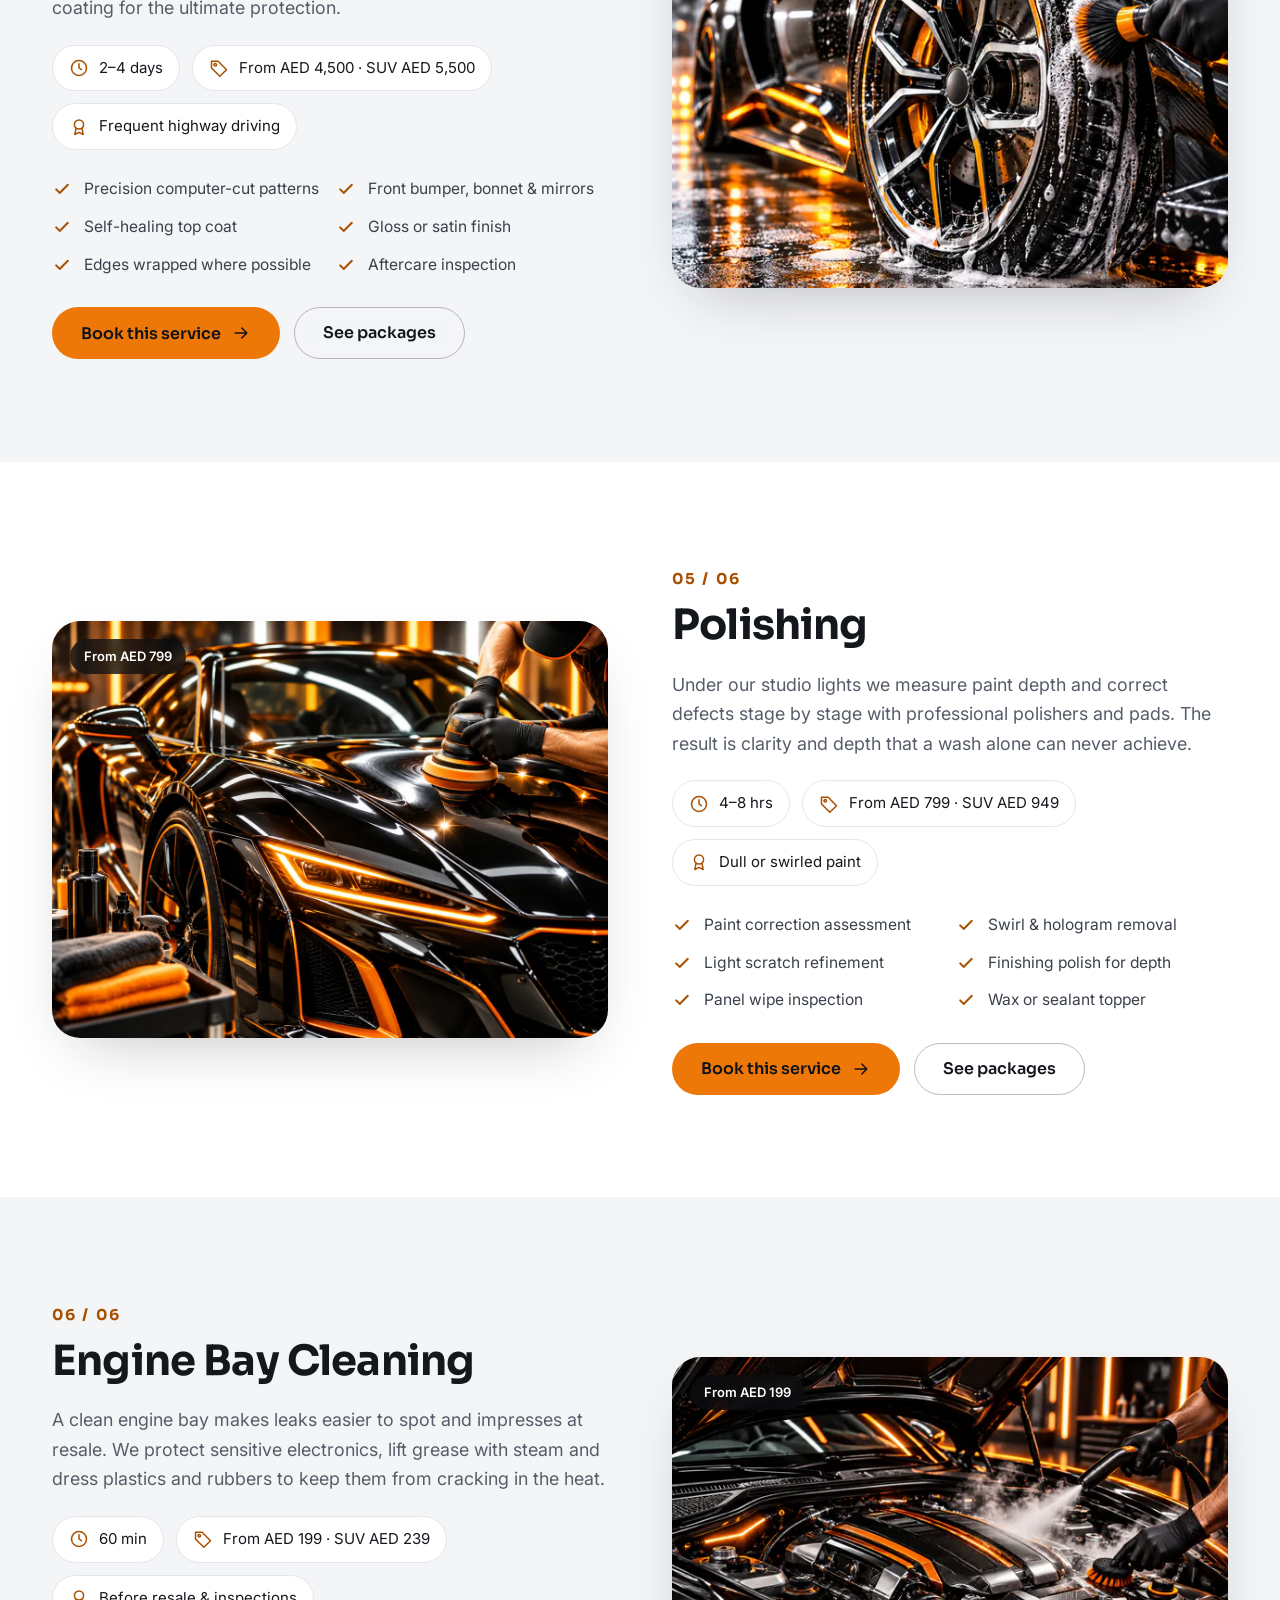
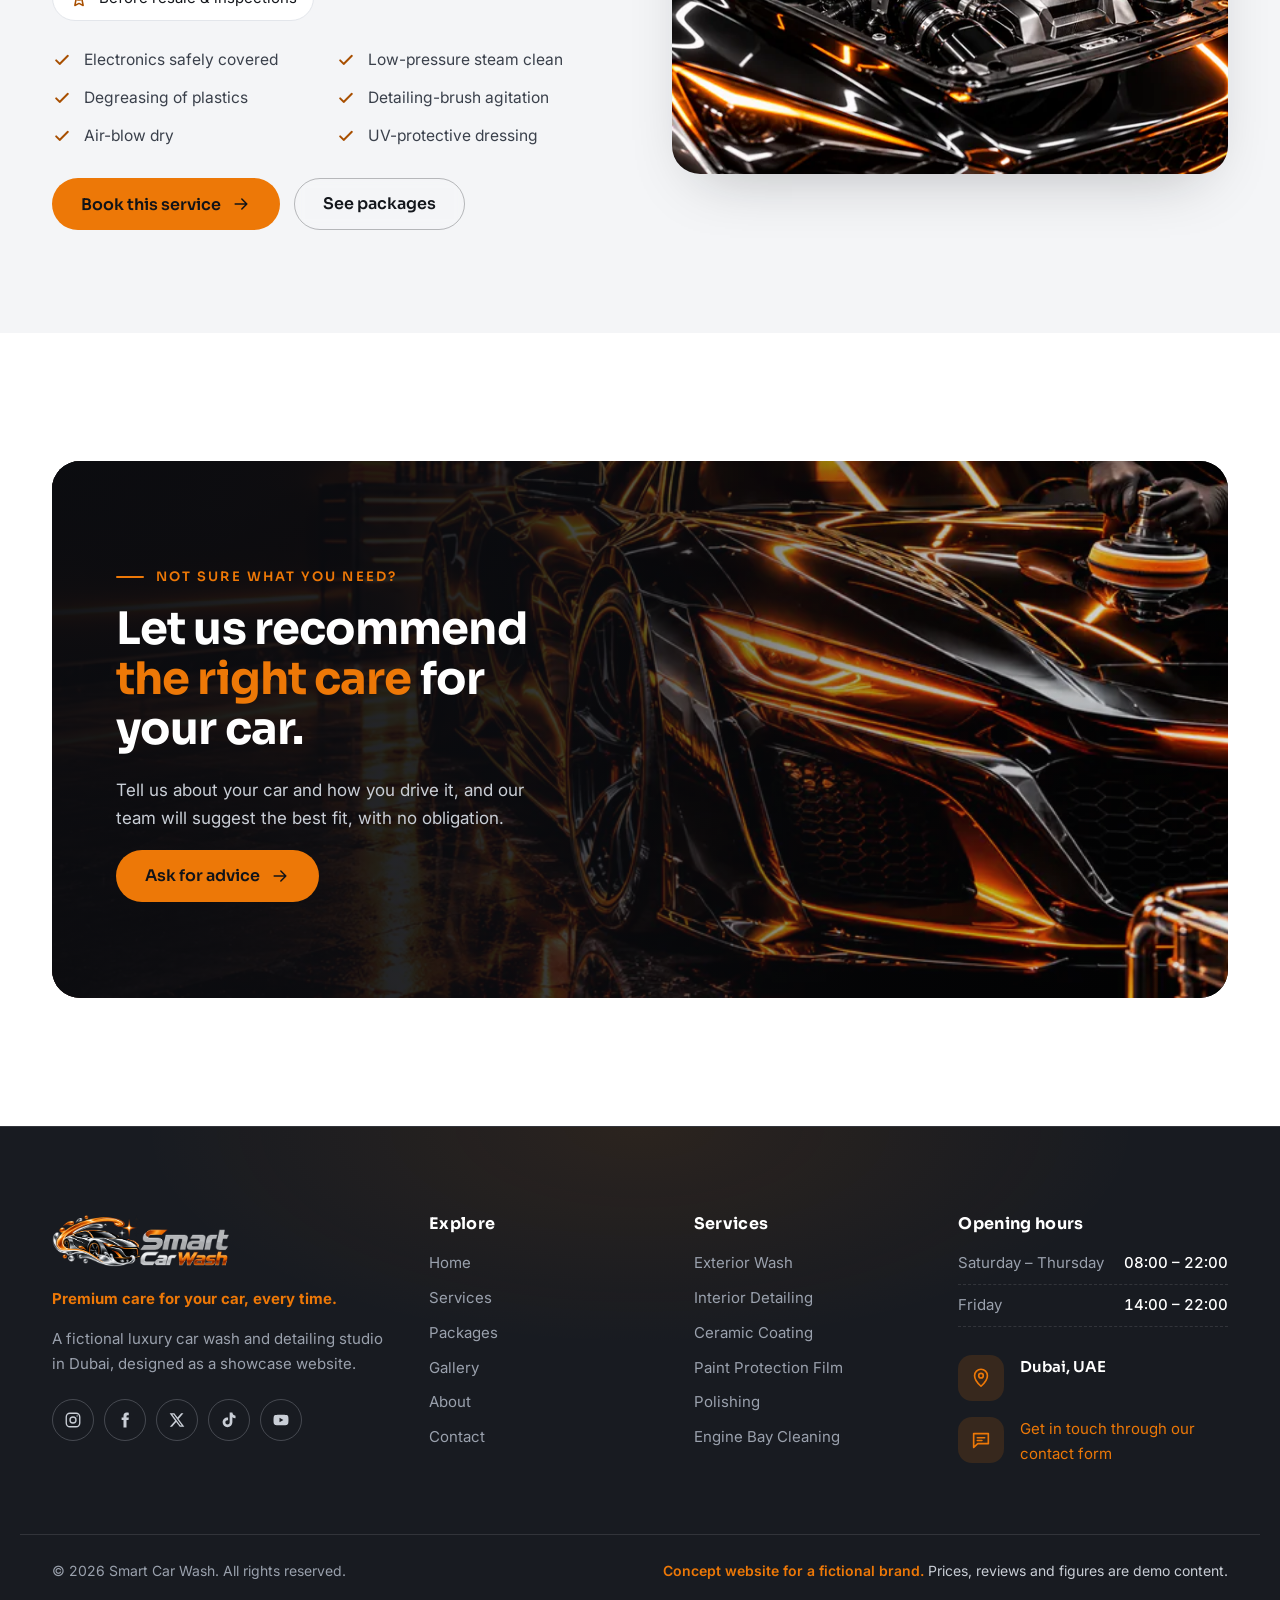
<file: services.html>
<!doctype html>
<html lang="en" dir="ltr" class="no-js">
<head>
  <meta charset="utf-8">
  <meta name="viewport" content="width=device-width, initial-scale=1">
  <title>Car Detailing Services in Dubai | Smart Car Wash</title>
  <meta name="description" content="Exterior wash, interior detailing, ceramic coating, paint protection film, polishing and engine bay cleaning in Dubai, with prices in AED.">
  <link rel="canonical" href="https://shahinalambd.github.io/smart-car-wash-website/services.html">
  <link rel="alternate" hreflang="en" href="https://shahinalambd.github.io/smart-car-wash-website/services.html">
  <link rel="alternate" hreflang="ar" href="https://shahinalambd.github.io/smart-car-wash-website/ar/services.html">
  <link rel="alternate" hreflang="x-default" href="https://shahinalambd.github.io/smart-car-wash-website/services.html">
  <meta name="theme-color" content="#111318">
  <meta name="color-scheme" content="dark">
  <meta property="og:type" content="website">
  <meta property="og:url" content="https://shahinalambd.github.io/smart-car-wash-website/services.html">
  <meta property="og:site_name" content="Smart Car Wash">
  <meta property="og:title" content="Car Detailing Services in Dubai | Smart Car Wash">
  <meta property="og:description" content="Exterior wash, interior detailing, ceramic coating, paint protection film, polishing and engine bay cleaning in Dubai, with prices in AED.">
  <meta property="og:image" content="https://shahinalambd.github.io/smart-car-wash-website/images/optimized/og-image.jpg">
  <meta property="og:image:width" content="1200">
  <meta property="og:image:height" content="630">
  <meta property="og:image:alt" content="Smart Car Wash logo over a black sports car in a Dubai studio">
  <meta property="og:locale" content="en_US">
  <meta property="og:locale:alternate" content="ar_AE">
  <meta name="twitter:card" content="summary_large_image">
  <meta name="twitter:image" content="https://shahinalambd.github.io/smart-car-wash-website/images/optimized/og-image.jpg">
  <link rel="icon" href="favicon.ico" sizes="32x32">
  <link rel="icon" href="images/optimized/brand/favicon.svg" type="image/svg+xml">
  <link rel="apple-touch-icon" href="images/optimized/brand/apple-touch-icon.png">
  <link rel="preconnect" href="https://fonts.googleapis.com">
  <link rel="preconnect" href="https://fonts.gstatic.com" crossorigin>
  <link rel="stylesheet" href="https://fonts.googleapis.com/css2?family=Inter:wght@400;500;600&family=Sora:wght@500;600;700;800&display=swap">
  <link rel="stylesheet" href="assets/css/style.css">
  <script>document.documentElement.classList.replace('no-js','js');window.SCW_ICONS='assets/icons.svg';</script>
  <script src="assets/js/main.js" defer></script>
</head>
<body>
  <a class="skip-link" href="#main">Skip to content</a>
  <header class="site-header">
    <div class="container header-inner">
      <a class="brand" href="index.html"><img src="images/optimized/brand/logo-light-480.png" srcset="images/optimized/brand/logo-light-480.png 1x, images/optimized/brand/logo-light-960.png 2x" width="157" height="46" alt="Smart Car Wash"></a>
      <nav class="main-nav" aria-label="Main"><ul><li><a href="index.html">Home</a></li><li><a href="services.html" aria-current="page">Services</a></li><li><a href="packages.html">Packages</a></li><li><a href="gallery.html">Gallery</a></li><li><a href="about.html">About</a></li><li><a href="booking.html">Contact</a></li></ul></nav>
      <div class="header-actions">
        <a class="lang-switch" href="ar/services.html" hreflang="ar" lang="ar" aria-label="اقرأ هذه الصفحة بالعربية"><svg class="icon" aria-hidden="true" focusable="false"><use href="assets/icons.svg#i-globe"/></svg><span>العربية</span></a>
        <a class="btn btn-primary btn-sm btn-book" href="booking.html#book">Book Now</a>
        <button class="menu-toggle" type="button" aria-expanded="false" aria-controls="mobile-menu" aria-label="Open menu" data-label-open="Open menu" data-label-close="Close menu"><span></span><span></span><span></span></button>
      </div>
    </div>
  </header>
  <div class="mobile-menu" id="mobile-menu" aria-hidden="true">
    <nav aria-label="Mobile"><ul><li style="--i:0"><a href="index.html">Home <svg class="icon flip" aria-hidden="true" focusable="false"><use href="assets/icons.svg#i-arrow"/></svg></a></li><li style="--i:1"><a href="services.html" aria-current="page">Services <svg class="icon flip" aria-hidden="true" focusable="false"><use href="assets/icons.svg#i-arrow"/></svg></a></li><li style="--i:2"><a href="packages.html">Packages <svg class="icon flip" aria-hidden="true" focusable="false"><use href="assets/icons.svg#i-arrow"/></svg></a></li><li style="--i:3"><a href="gallery.html">Gallery <svg class="icon flip" aria-hidden="true" focusable="false"><use href="assets/icons.svg#i-arrow"/></svg></a></li><li style="--i:4"><a href="about.html">About <svg class="icon flip" aria-hidden="true" focusable="false"><use href="assets/icons.svg#i-arrow"/></svg></a></li><li style="--i:5"><a href="booking.html">Contact <svg class="icon flip" aria-hidden="true" focusable="false"><use href="assets/icons.svg#i-arrow"/></svg></a></li></ul></nav>
    <div class="mobile-menu__foot">
      <a class="btn btn-primary btn-block" href="booking.html#book">Book Now</a>
      <p>Open daily · Dubai, UAE</p>
    </div>
  </div>

  <main id="main" tabindex="-1">
    <section class="page-hero">
      <div class="hero-media"><picture><source type="image/webp" srcset="images/optimized/services/service-polishing-600.webp 600w, images/optimized/services/service-polishing.webp 1200w" sizes="100vw"><img src="images/optimized/services/service-polishing-600.jpg" srcset="images/optimized/services/service-polishing-600.jpg 600w, images/optimized/services/service-polishing.jpg 1200w" sizes="100vw" alt="Machine polisher bringing a mirror finish to a black sports car" width="1200" height="900" loading="eager" decoding="async" fetchpriority="high"></picture></div>
      <div class="container" data-reveal>
        <nav class="breadcrumb" aria-label="Breadcrumb"><ol><li><a href="index.html">Home</a></li><li><span aria-current="page">Services</span></li></ol></nav>
        <p class="eyebrow">Our services</p>
        <h1>Every detail, <span class="accent">perfected</span>.</h1>
        <p class="lead">Six signature services, from a weekly hand wash to multi-year paint protection, each delivered with studio-grade care.</p>
      </div>
    </section>
    <nav class="chip-nav" aria-label="Jump to a service"><div class="container"><ul><li><a href="#exterior-wash"><svg class="icon" aria-hidden="true" focusable="false"><use href="assets/icons.svg#i-droplet"/></svg>Exterior Wash</a></li><li><a href="#interior-detailing"><svg class="icon" aria-hidden="true" focusable="false"><use href="assets/icons.svg#i-seat"/></svg>Interior Detailing</a></li><li><a href="#ceramic-coating"><svg class="icon" aria-hidden="true" focusable="false"><use href="assets/icons.svg#i-shield"/></svg>Ceramic Coating</a></li><li><a href="#paint-protection-film"><svg class="icon" aria-hidden="true" focusable="false"><use href="assets/icons.svg#i-layers"/></svg>Paint Protection Film</a></li><li><a href="#polishing"><svg class="icon" aria-hidden="true" focusable="false"><use href="assets/icons.svg#i-sparkle"/></svg>Polishing</a></li><li><a href="#engine-bay"><svg class="icon" aria-hidden="true" focusable="false"><use href="assets/icons.svg#i-engine"/></svg>Engine Bay Cleaning</a></li></ul></div></nav>

    <section class="section svc-band section--white" aria-labelledby="exterior-wash-t">
      <div class="container">
        <article class="svc-detail" id="exterior-wash">
          <div class="svc-media" data-reveal="zoom"><picture><source type="image/webp" srcset="images/optimized/services/service-exterior-wash-600.webp 600w, images/optimized/services/service-exterior-wash.webp 1200w" sizes="(min-width: 960px) 600px, 100vw"><img src="images/optimized/services/service-exterior-wash-600.jpg" srcset="images/optimized/services/service-exterior-wash-600.jpg 600w, images/optimized/services/service-exterior-wash.jpg 1200w" sizes="(min-width: 960px) 600px, 100vw" alt="Two detailers foam-washing a black sports car" width="1200" height="900" loading="lazy" decoding="async"></picture><span class="tag">From AED 79</span></div>
          <div data-reveal style="--d:1">
            <span class="svc-num">01 / 06</span>
            <h2 id="exterior-wash-t">Exterior Wash</h2>
            <p class="lead">Our signature hand wash removes Dubai dust and sand without swirl marks. pH-neutral snow foam lifts dirt before any contact, then we wash panel by panel with clean mitts and finish with filtered water for a spot-free result.</p>
            <div class="svc-facts">
              <span class="fact"><svg class="icon" aria-hidden="true" focusable="false"><use href="assets/icons.svg#i-clock"/></svg><span><span class="sr-only">Duration: </span>45 min</span></span>
              <span class="fact"><svg class="icon" aria-hidden="true" focusable="false"><use href="assets/icons.svg#i-tag"/></svg><span>From AED 79 · SUV AED 95</span></span>
              <span class="fact"><svg class="icon" aria-hidden="true" focusable="false"><use href="assets/icons.svg#i-award"/></svg><span><span class="sr-only">Ideal for: </span>Weekly care</span></span>
            </div>
            <h3 class="sr-only">What is included</h3>
            <ul class="check-list"><li><svg class="icon" aria-hidden="true" focusable="false"><use href="assets/icons.svg#i-check"/></svg><span>Snow-foam pre-wash</span></li><li><svg class="icon" aria-hidden="true" focusable="false"><use href="assets/icons.svg#i-check"/></svg><span>Two-bucket hand wash</span></li><li><svg class="icon" aria-hidden="true" focusable="false"><use href="assets/icons.svg#i-check"/></svg><span>Wheels, tyres & arches</span></li><li><svg class="icon" aria-hidden="true" focusable="false"><use href="assets/icons.svg#i-check"/></svg><span>Door shuts & fuel cap</span></li><li><svg class="icon" aria-hidden="true" focusable="false"><use href="assets/icons.svg#i-check"/></svg><span>Spot-free filtered rinse</span></li><li><svg class="icon" aria-hidden="true" focusable="false"><use href="assets/icons.svg#i-check"/></svg><span>Microfibre hand dry</span></li></ul>
            <div class="btn-row">
              <a class="btn btn-primary" href="booking.html?service=exterior-wash#book">Book this service <svg class="icon icon--arrow flip" aria-hidden="true" focusable="false"><use href="assets/icons.svg#i-arrow"/></svg></a>
              <a class="btn btn-ghost" href="packages.html">See packages</a>
            </div>
          </div>
        </article>
      </div>
    </section>
    <section class="section svc-band section--grey" aria-labelledby="interior-detailing-t">
      <div class="container">
        <article class="svc-detail svc-detail--flip" id="interior-detailing">
          <div class="svc-media" data-reveal="zoom"><picture><source type="image/webp" srcset="images/optimized/services/service-interior-detailing-600.webp 600w, images/optimized/services/service-interior-detailing.webp 1200w" sizes="(min-width: 960px) 600px, 100vw"><img src="images/optimized/services/service-interior-detailing-600.jpg" srcset="images/optimized/services/service-interior-detailing-600.jpg 600w, images/optimized/services/service-interior-detailing.jpg 1200w" sizes="(min-width: 960px) 600px, 100vw" alt="Detailer vacuuming the leather seats of a luxury car" width="1200" height="900" loading="lazy" decoding="async"></picture><span class="tag">From AED 249</span></div>
          <div data-reveal style="--d:1">
            <span class="svc-num">02 / 06</span>
            <h2 id="interior-detailing-t">Interior Detailing</h2>
            <p class="lead">From sand in the seat rails to fingerprints on the screen, we treat every surface with the right product. Leather is cleaned and conditioned, fabrics are shampooed and extracted, and vents are steamed to kill bacteria.</p>
            <div class="svc-facts">
              <span class="fact"><svg class="icon" aria-hidden="true" focusable="false"><use href="assets/icons.svg#i-clock"/></svg><span><span class="sr-only">Duration: </span>2–3 hrs</span></span>
              <span class="fact"><svg class="icon" aria-hidden="true" focusable="false"><use href="assets/icons.svg#i-tag"/></svg><span>From AED 249 · SUV AED 299</span></span>
              <span class="fact"><svg class="icon" aria-hidden="true" focusable="false"><use href="assets/icons.svg#i-award"/></svg><span><span class="sr-only">Ideal for: </span>Families & desert trips</span></span>
            </div>
            <h3 class="sr-only">What is included</h3>
            <ul class="check-list"><li><svg class="icon" aria-hidden="true" focusable="false"><use href="assets/icons.svg#i-check"/></svg><span>Deep vacuum incl. boot</span></li><li><svg class="icon" aria-hidden="true" focusable="false"><use href="assets/icons.svg#i-check"/></svg><span>Steam clean of vents & console</span></li><li><svg class="icon" aria-hidden="true" focusable="false"><use href="assets/icons.svg#i-check"/></svg><span>Leather clean & condition</span></li><li><svg class="icon" aria-hidden="true" focusable="false"><use href="assets/icons.svg#i-check"/></svg><span>Fabric & carpet shampoo</span></li><li><svg class="icon" aria-hidden="true" focusable="false"><use href="assets/icons.svg#i-check"/></svg><span>Streak-free glass</span></li><li><svg class="icon" aria-hidden="true" focusable="false"><use href="assets/icons.svg#i-check"/></svg><span>Odour neutraliser</span></li></ul>
            <div class="btn-row">
              <a class="btn btn-primary" href="booking.html?service=interior-detailing#book">Book this service <svg class="icon icon--arrow flip" aria-hidden="true" focusable="false"><use href="assets/icons.svg#i-arrow"/></svg></a>
              <a class="btn btn-ghost" href="packages.html">See packages</a>
            </div>
          </div>
        </article>
      </div>
    </section>
    <section class="section svc-band section--white" aria-labelledby="ceramic-coating-t">
      <div class="container">
        <article class="svc-detail" id="ceramic-coating">
          <div class="svc-media" data-reveal="zoom"><picture><source type="image/webp" srcset="images/optimized/services/service-ceramic-coating-600.webp 600w, images/optimized/services/service-ceramic-coating.webp 1200w" sizes="(min-width: 960px) 600px, 100vw"><img src="images/optimized/services/service-ceramic-coating-600.jpg" srcset="images/optimized/services/service-ceramic-coating-600.jpg 600w, images/optimized/services/service-ceramic-coating.jpg 1200w" sizes="(min-width: 960px) 600px, 100vw" alt="Ceramic coating applied to a black bonnet with water beading on the surface" width="1200" height="900" loading="lazy" decoding="async"></picture><span class="tag">From AED 1,899</span></div>
          <div data-reveal style="--d:1">
            <span class="svc-num">03 / 06</span>
            <h2 id="ceramic-coating-t">Ceramic Coating</h2>
            <p class="lead">Ceramic coating bonds to your clear coat to create a glass-like shield. Water beads and rolls away, dust struggles to stick and washing becomes faster. Every coating starts with careful decontamination and a polish, so we lock in a flawless finish.</p>
            <div class="svc-facts">
              <span class="fact"><svg class="icon" aria-hidden="true" focusable="false"><use href="assets/icons.svg#i-clock"/></svg><span><span class="sr-only">Duration: </span>1–2 days</span></span>
              <span class="fact"><svg class="icon" aria-hidden="true" focusable="false"><use href="assets/icons.svg#i-tag"/></svg><span>From AED 1,899 · SUV AED 2,299</span></span>
              <span class="fact"><svg class="icon" aria-hidden="true" focusable="false"><use href="assets/icons.svg#i-award"/></svg><span><span class="sr-only">Ideal for: </span>New & nearly-new cars</span></span>
            </div>
            <h3 class="sr-only">What is included</h3>
            <ul class="check-list"><li><svg class="icon" aria-hidden="true" focusable="false"><use href="assets/icons.svg#i-check"/></svg><span>Full decontamination wash</span></li><li><svg class="icon" aria-hidden="true" focusable="false"><use href="assets/icons.svg#i-check"/></svg><span>Iron & tar removal</span></li><li><svg class="icon" aria-hidden="true" focusable="false"><use href="assets/icons.svg#i-check"/></svg><span>Paint depth inspection</span></li><li><svg class="icon" aria-hidden="true" focusable="false"><use href="assets/icons.svg#i-check"/></svg><span>One-step machine polish</span></li><li><svg class="icon" aria-hidden="true" focusable="false"><use href="assets/icons.svg#i-check"/></svg><span>Professional ceramic layer</span></li><li><svg class="icon" aria-hidden="true" focusable="false"><use href="assets/icons.svg#i-check"/></svg><span>Infrared curing</span></li></ul>
            <div class="btn-row">
              <a class="btn btn-primary" href="booking.html?service=ceramic-coating#book">Book this service <svg class="icon icon--arrow flip" aria-hidden="true" focusable="false"><use href="assets/icons.svg#i-arrow"/></svg></a>
              <a class="btn btn-ghost" href="packages.html">See packages</a>
            </div>
          </div>
        </article>
      </div>
    </section>
    <section class="section svc-band section--grey" aria-labelledby="paint-protection-film-t">
      <div class="container">
        <article class="svc-detail svc-detail--flip" id="paint-protection-film">
          <div class="svc-media" data-reveal="zoom"><picture><source type="image/webp" srcset="images/optimized/services/service-wheel-cleaning-600.webp 600w, images/optimized/services/service-wheel-cleaning.webp 1200w" sizes="(min-width: 960px) 600px, 100vw"><img src="images/optimized/services/service-wheel-cleaning-600.jpg" srcset="images/optimized/services/service-wheel-cleaning-600.jpg 600w, images/optimized/services/service-wheel-cleaning.jpg 1200w" sizes="(min-width: 960px) 600px, 100vw" alt="Detailer cleaning a foam-covered alloy wheel with a brush" width="1200" height="900" loading="lazy" decoding="async"></picture><span class="tag">From AED 4,500</span></div>
          <div data-reveal style="--d:1">
            <span class="svc-num">04 / 06</span>
            <h2 id="paint-protection-film-t">Paint Protection Film</h2>
            <p class="lead">Paint protection film is a clear urethane layer that absorbs the impact of stones and road debris. Light scratches disappear with heat from the sun, and the film can be combined with ceramic coating for the ultimate protection.</p>
            <div class="svc-facts">
              <span class="fact"><svg class="icon" aria-hidden="true" focusable="false"><use href="assets/icons.svg#i-clock"/></svg><span><span class="sr-only">Duration: </span>2–4 days</span></span>
              <span class="fact"><svg class="icon" aria-hidden="true" focusable="false"><use href="assets/icons.svg#i-tag"/></svg><span>From AED 4,500 · SUV AED 5,500</span></span>
              <span class="fact"><svg class="icon" aria-hidden="true" focusable="false"><use href="assets/icons.svg#i-award"/></svg><span><span class="sr-only">Ideal for: </span>Frequent highway driving</span></span>
            </div>
            <h3 class="sr-only">What is included</h3>
            <ul class="check-list"><li><svg class="icon" aria-hidden="true" focusable="false"><use href="assets/icons.svg#i-check"/></svg><span>Precision computer-cut patterns</span></li><li><svg class="icon" aria-hidden="true" focusable="false"><use href="assets/icons.svg#i-check"/></svg><span>Front bumper, bonnet & mirrors</span></li><li><svg class="icon" aria-hidden="true" focusable="false"><use href="assets/icons.svg#i-check"/></svg><span>Self-healing top coat</span></li><li><svg class="icon" aria-hidden="true" focusable="false"><use href="assets/icons.svg#i-check"/></svg><span>Gloss or satin finish</span></li><li><svg class="icon" aria-hidden="true" focusable="false"><use href="assets/icons.svg#i-check"/></svg><span>Edges wrapped where possible</span></li><li><svg class="icon" aria-hidden="true" focusable="false"><use href="assets/icons.svg#i-check"/></svg><span>Aftercare inspection</span></li></ul>
            <div class="btn-row">
              <a class="btn btn-primary" href="booking.html?service=paint-protection-film#book">Book this service <svg class="icon icon--arrow flip" aria-hidden="true" focusable="false"><use href="assets/icons.svg#i-arrow"/></svg></a>
              <a class="btn btn-ghost" href="packages.html">See packages</a>
            </div>
          </div>
        </article>
      </div>
    </section>
    <section class="section svc-band section--white" aria-labelledby="polishing-t">
      <div class="container">
        <article class="svc-detail" id="polishing">
          <div class="svc-media" data-reveal="zoom"><picture><source type="image/webp" srcset="images/optimized/services/service-polishing-600.webp 600w, images/optimized/services/service-polishing.webp 1200w" sizes="(min-width: 960px) 600px, 100vw"><img src="images/optimized/services/service-polishing-600.jpg" srcset="images/optimized/services/service-polishing-600.jpg 600w, images/optimized/services/service-polishing.jpg 1200w" sizes="(min-width: 960px) 600px, 100vw" alt="Machine polisher bringing a mirror finish to a black sports car" width="1200" height="900" loading="lazy" decoding="async"></picture><span class="tag">From AED 799</span></div>
          <div data-reveal style="--d:1">
            <span class="svc-num">05 / 06</span>
            <h2 id="polishing-t">Polishing</h2>
            <p class="lead">Under our studio lights we measure paint depth and correct defects stage by stage with professional polishers and pads. The result is clarity and depth that a wash alone can never achieve.</p>
            <div class="svc-facts">
              <span class="fact"><svg class="icon" aria-hidden="true" focusable="false"><use href="assets/icons.svg#i-clock"/></svg><span><span class="sr-only">Duration: </span>4–8 hrs</span></span>
              <span class="fact"><svg class="icon" aria-hidden="true" focusable="false"><use href="assets/icons.svg#i-tag"/></svg><span>From AED 799 · SUV AED 949</span></span>
              <span class="fact"><svg class="icon" aria-hidden="true" focusable="false"><use href="assets/icons.svg#i-award"/></svg><span><span class="sr-only">Ideal for: </span>Dull or swirled paint</span></span>
            </div>
            <h3 class="sr-only">What is included</h3>
            <ul class="check-list"><li><svg class="icon" aria-hidden="true" focusable="false"><use href="assets/icons.svg#i-check"/></svg><span>Paint correction assessment</span></li><li><svg class="icon" aria-hidden="true" focusable="false"><use href="assets/icons.svg#i-check"/></svg><span>Swirl & hologram removal</span></li><li><svg class="icon" aria-hidden="true" focusable="false"><use href="assets/icons.svg#i-check"/></svg><span>Light scratch refinement</span></li><li><svg class="icon" aria-hidden="true" focusable="false"><use href="assets/icons.svg#i-check"/></svg><span>Finishing polish for depth</span></li><li><svg class="icon" aria-hidden="true" focusable="false"><use href="assets/icons.svg#i-check"/></svg><span>Panel wipe inspection</span></li><li><svg class="icon" aria-hidden="true" focusable="false"><use href="assets/icons.svg#i-check"/></svg><span>Wax or sealant topper</span></li></ul>
            <div class="btn-row">
              <a class="btn btn-primary" href="booking.html?service=polishing#book">Book this service <svg class="icon icon--arrow flip" aria-hidden="true" focusable="false"><use href="assets/icons.svg#i-arrow"/></svg></a>
              <a class="btn btn-ghost" href="packages.html">See packages</a>
            </div>
          </div>
        </article>
      </div>
    </section>
    <section class="section svc-band section--grey" aria-labelledby="engine-bay-t">
      <div class="container">
        <article class="svc-detail svc-detail--flip" id="engine-bay">
          <div class="svc-media" data-reveal="zoom"><picture><source type="image/webp" srcset="images/optimized/services/service-engine-bay-600.webp 600w, images/optimized/services/service-engine-bay.webp 1200w" sizes="(min-width: 960px) 600px, 100vw"><img src="images/optimized/services/service-engine-bay-600.jpg" srcset="images/optimized/services/service-engine-bay-600.jpg 600w, images/optimized/services/service-engine-bay.jpg 1200w" sizes="(min-width: 960px) 600px, 100vw" alt="Engine bay being steam-cleaned with a detailing brush" width="1200" height="900" loading="lazy" decoding="async"></picture><span class="tag">From AED 199</span></div>
          <div data-reveal style="--d:1">
            <span class="svc-num">06 / 06</span>
            <h2 id="engine-bay-t">Engine Bay Cleaning</h2>
            <p class="lead">A clean engine bay makes leaks easier to spot and impresses at resale. We protect sensitive electronics, lift grease with steam and dress plastics and rubbers to keep them from cracking in the heat.</p>
            <div class="svc-facts">
              <span class="fact"><svg class="icon" aria-hidden="true" focusable="false"><use href="assets/icons.svg#i-clock"/></svg><span><span class="sr-only">Duration: </span>60 min</span></span>
              <span class="fact"><svg class="icon" aria-hidden="true" focusable="false"><use href="assets/icons.svg#i-tag"/></svg><span>From AED 199 · SUV AED 239</span></span>
              <span class="fact"><svg class="icon" aria-hidden="true" focusable="false"><use href="assets/icons.svg#i-award"/></svg><span><span class="sr-only">Ideal for: </span>Before resale & inspections</span></span>
            </div>
            <h3 class="sr-only">What is included</h3>
            <ul class="check-list"><li><svg class="icon" aria-hidden="true" focusable="false"><use href="assets/icons.svg#i-check"/></svg><span>Electronics safely covered</span></li><li><svg class="icon" aria-hidden="true" focusable="false"><use href="assets/icons.svg#i-check"/></svg><span>Low-pressure steam clean</span></li><li><svg class="icon" aria-hidden="true" focusable="false"><use href="assets/icons.svg#i-check"/></svg><span>Degreasing of plastics</span></li><li><svg class="icon" aria-hidden="true" focusable="false"><use href="assets/icons.svg#i-check"/></svg><span>Detailing-brush agitation</span></li><li><svg class="icon" aria-hidden="true" focusable="false"><use href="assets/icons.svg#i-check"/></svg><span>Air-blow dry</span></li><li><svg class="icon" aria-hidden="true" focusable="false"><use href="assets/icons.svg#i-check"/></svg><span>UV-protective dressing</span></li></ul>
            <div class="btn-row">
              <a class="btn btn-primary" href="booking.html?service=engine-bay#book">Book this service <svg class="icon icon--arrow flip" aria-hidden="true" focusable="false"><use href="assets/icons.svg#i-arrow"/></svg></a>
              <a class="btn btn-ghost" href="packages.html">See packages</a>
            </div>
          </div>
        </article>
      </div>
    </section>
    <section class="section section--white">
      <div class="container">
        <div class="promo" data-reveal="zoom">
          <div class="hero-media"><picture><source type="image/webp" srcset="images/optimized/banners/banner-booking-1200.webp 1200w, images/optimized/banners/banner-booking.webp 2400w" sizes="(min-width: 1240px) 1180px, 100vw"><img src="images/optimized/banners/banner-booking-1200.jpg" srcset="images/optimized/banners/banner-booking-1200.jpg 1200w, images/optimized/banners/banner-booking.jpg 2400w" sizes="(min-width: 1240px) 1180px, 100vw" alt="" width="2400" height="800" loading="lazy" decoding="async"></picture></div>
          <div class="promo-content">
            <p class="eyebrow">Not sure what you need?</p>
            <h2>Let us recommend <span class="accent">the right care</span> for your car.</h2>
            <p>Tell us about your car and how you drive it, and our team will suggest the best fit, with no obligation.</p>
            <div class="btn-row"><a class="btn btn-primary" href="booking.html#contact">Ask for advice <svg class="icon icon--arrow flip" aria-hidden="true" focusable="false"><use href="assets/icons.svg#i-arrow"/></svg></a></div>
          </div>
        </div>
      </div>
    </section>
  </main>
  <footer class="site-footer">
    <div class="container footer-grid">
      <div>
        <a class="footer-logo" href="index.html"><img src="images/optimized/brand/logo-light-480.png" srcset="images/optimized/brand/logo-light-480.png 1x, images/optimized/brand/logo-light-960.png 2x" width="177" height="52" alt="Smart Car Wash" loading="lazy"></a>
        <p><strong class="accent">Premium care for your car, every time.</strong></p>
        <p>A fictional luxury car wash and detailing studio in Dubai, designed as a showcase website.</p>
        <ul class="socials" aria-label="Social media (placeholder icons, no links)"><li><span class="social" role="img" aria-label="Instagram"><svg class="icon" aria-hidden="true" focusable="false"><use href="assets/icons.svg#i-instagram"/></svg></span></li><li><span class="social" role="img" aria-label="Facebook"><svg class="icon icon--fill" aria-hidden="true" focusable="false"><use href="assets/icons.svg#i-facebook"/></svg></span></li><li><span class="social" role="img" aria-label="X"><svg class="icon icon--fill" aria-hidden="true" focusable="false"><use href="assets/icons.svg#i-x"/></svg></span></li><li><span class="social" role="img" aria-label="TikTok"><svg class="icon icon--fill" aria-hidden="true" focusable="false"><use href="assets/icons.svg#i-tiktok"/></svg></span></li><li><span class="social" role="img" aria-label="YouTube"><svg class="icon icon--fill" aria-hidden="true" focusable="false"><use href="assets/icons.svg#i-youtube"/></svg></span></li></ul>
      </div>
      <div>
        <h2>Explore</h2>
        <ul class="footer-links"><li><a href="index.html">Home</a></li><li><a href="services.html">Services</a></li><li><a href="packages.html">Packages</a></li><li><a href="gallery.html">Gallery</a></li><li><a href="about.html">About</a></li><li><a href="booking.html">Contact</a></li></ul>
      </div>
      <div>
        <h2>Services</h2>
        <ul class="footer-links"><li><a href="services.html#exterior-wash">Exterior Wash</a></li><li><a href="services.html#interior-detailing">Interior Detailing</a></li><li><a href="services.html#ceramic-coating">Ceramic Coating</a></li><li><a href="services.html#paint-protection-film">Paint Protection Film</a></li><li><a href="services.html#polishing">Polishing</a></li><li><a href="services.html#engine-bay">Engine Bay Cleaning</a></li></ul>
      </div>
      <div>
        <h2>Opening hours</h2>
        <ul class="hours"><li><span>Saturday – Thursday</span><b dir="ltr">08:00 – 22:00</b></li><li><span>Friday</span><b dir="ltr">14:00 – 22:00</b></li></ul>
        <ul class="info-list">
          <li><span class="ico"><svg class="icon" aria-hidden="true" focusable="false"><use href="assets/icons.svg#i-pin"/></svg></span><span><b>Dubai, UAE</b></span></li>
          <li><span class="ico"><svg class="icon" aria-hidden="true" focusable="false"><use href="assets/icons.svg#i-message"/></svg></span><span><a href="booking.html#contact">Get in touch through our contact form</a></span></li>
        </ul>
      </div>
    </div>
    <div class="container footer-bottom">
      <p>© <span data-year>2026</span> Smart Car Wash. All rights reserved.</p>
      <p class="concept-note"><b>Concept website for a fictional brand.</b> Prices, reviews and figures are demo content.</p>
    </div>
  </footer>
  <button class="icon-btn to-top" type="button" aria-label="Back to top"><svg class="icon" aria-hidden="true" focusable="false"><use href="assets/icons.svg#i-arrow-up"/></svg></button>
</body>
</html>
</file>
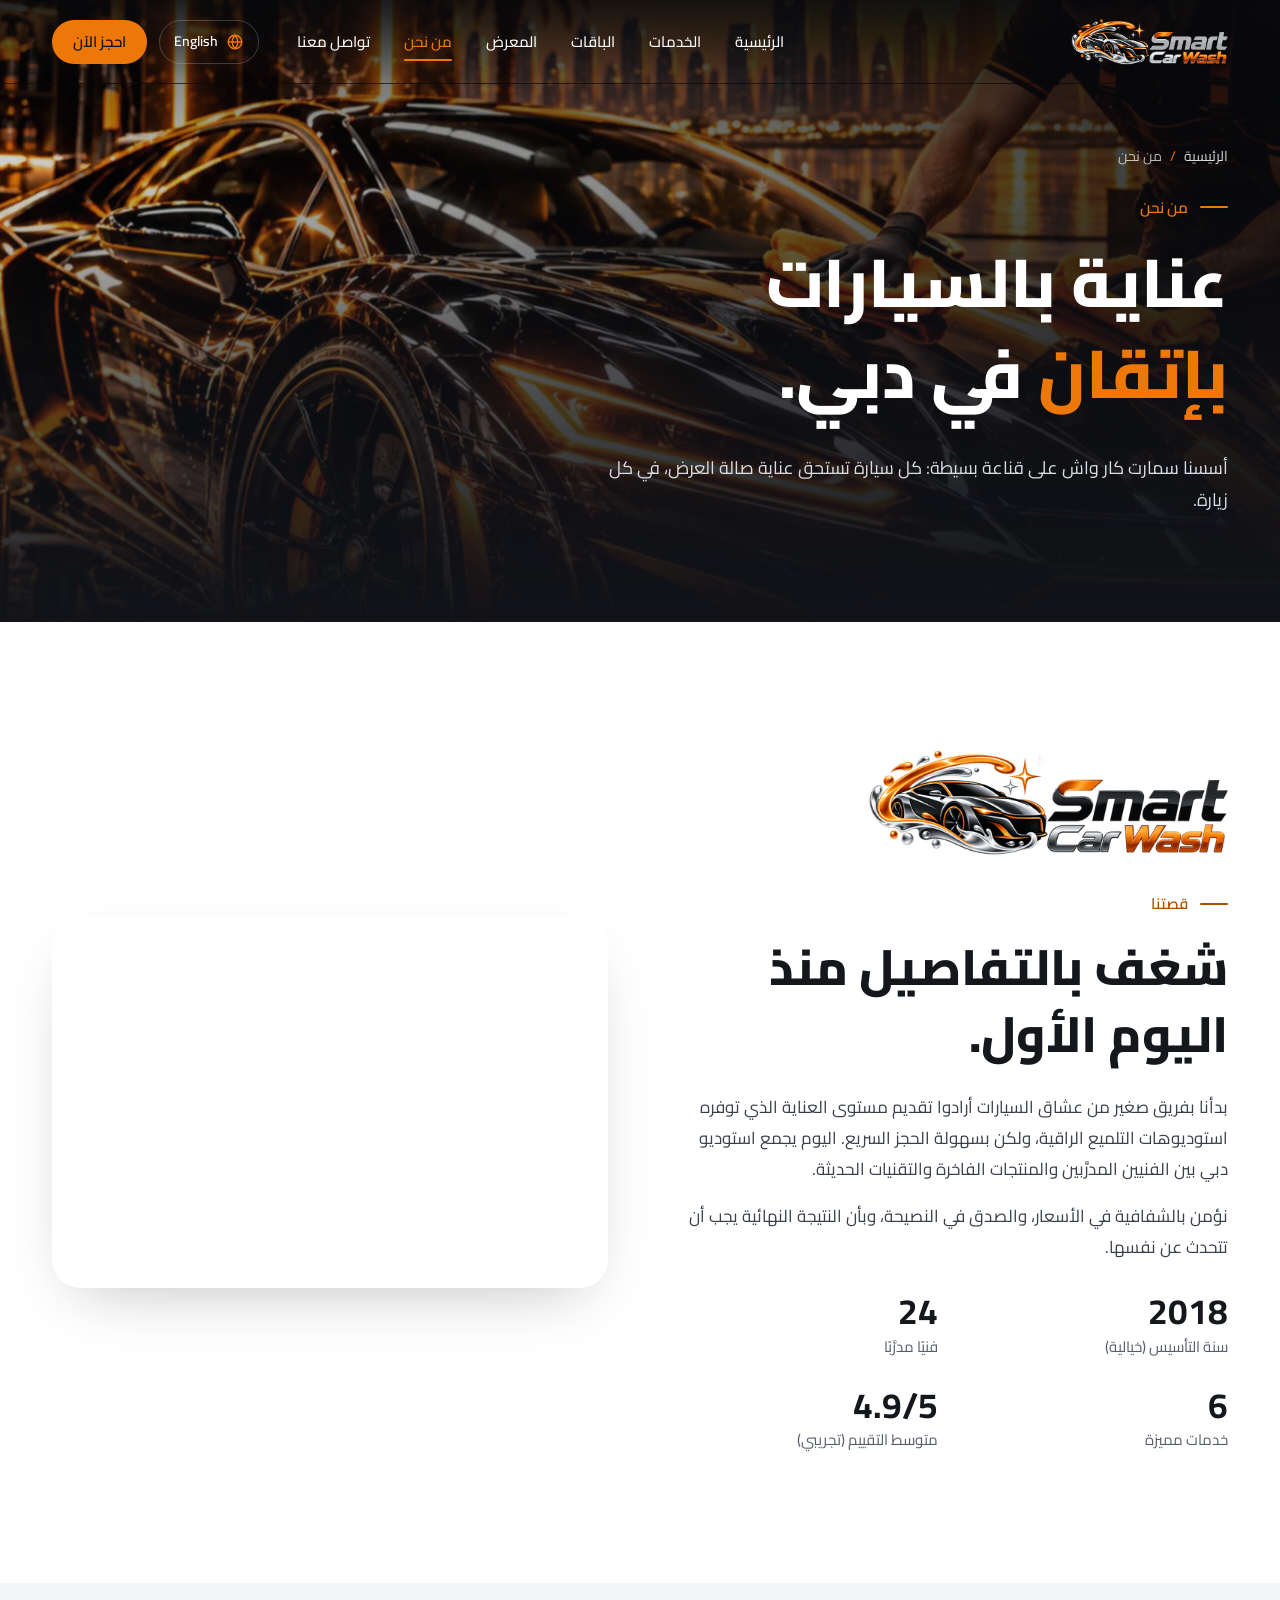
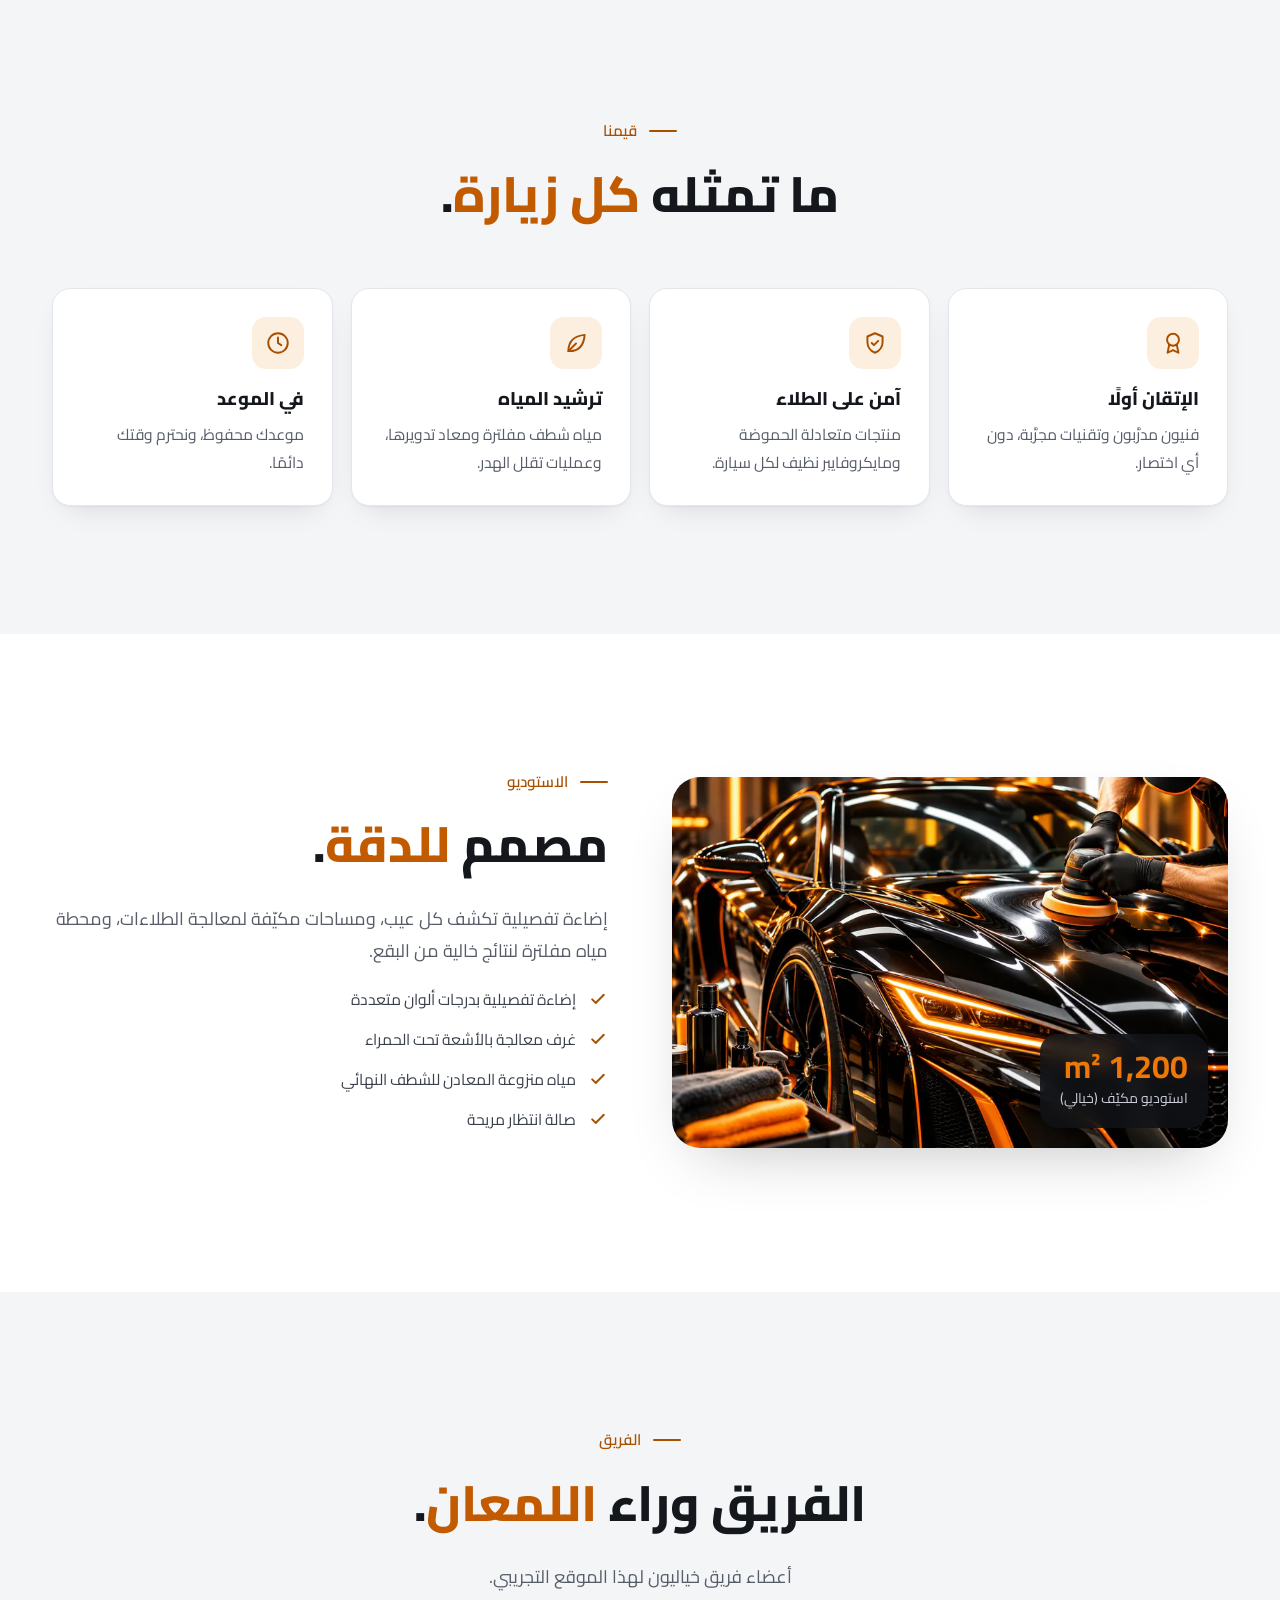
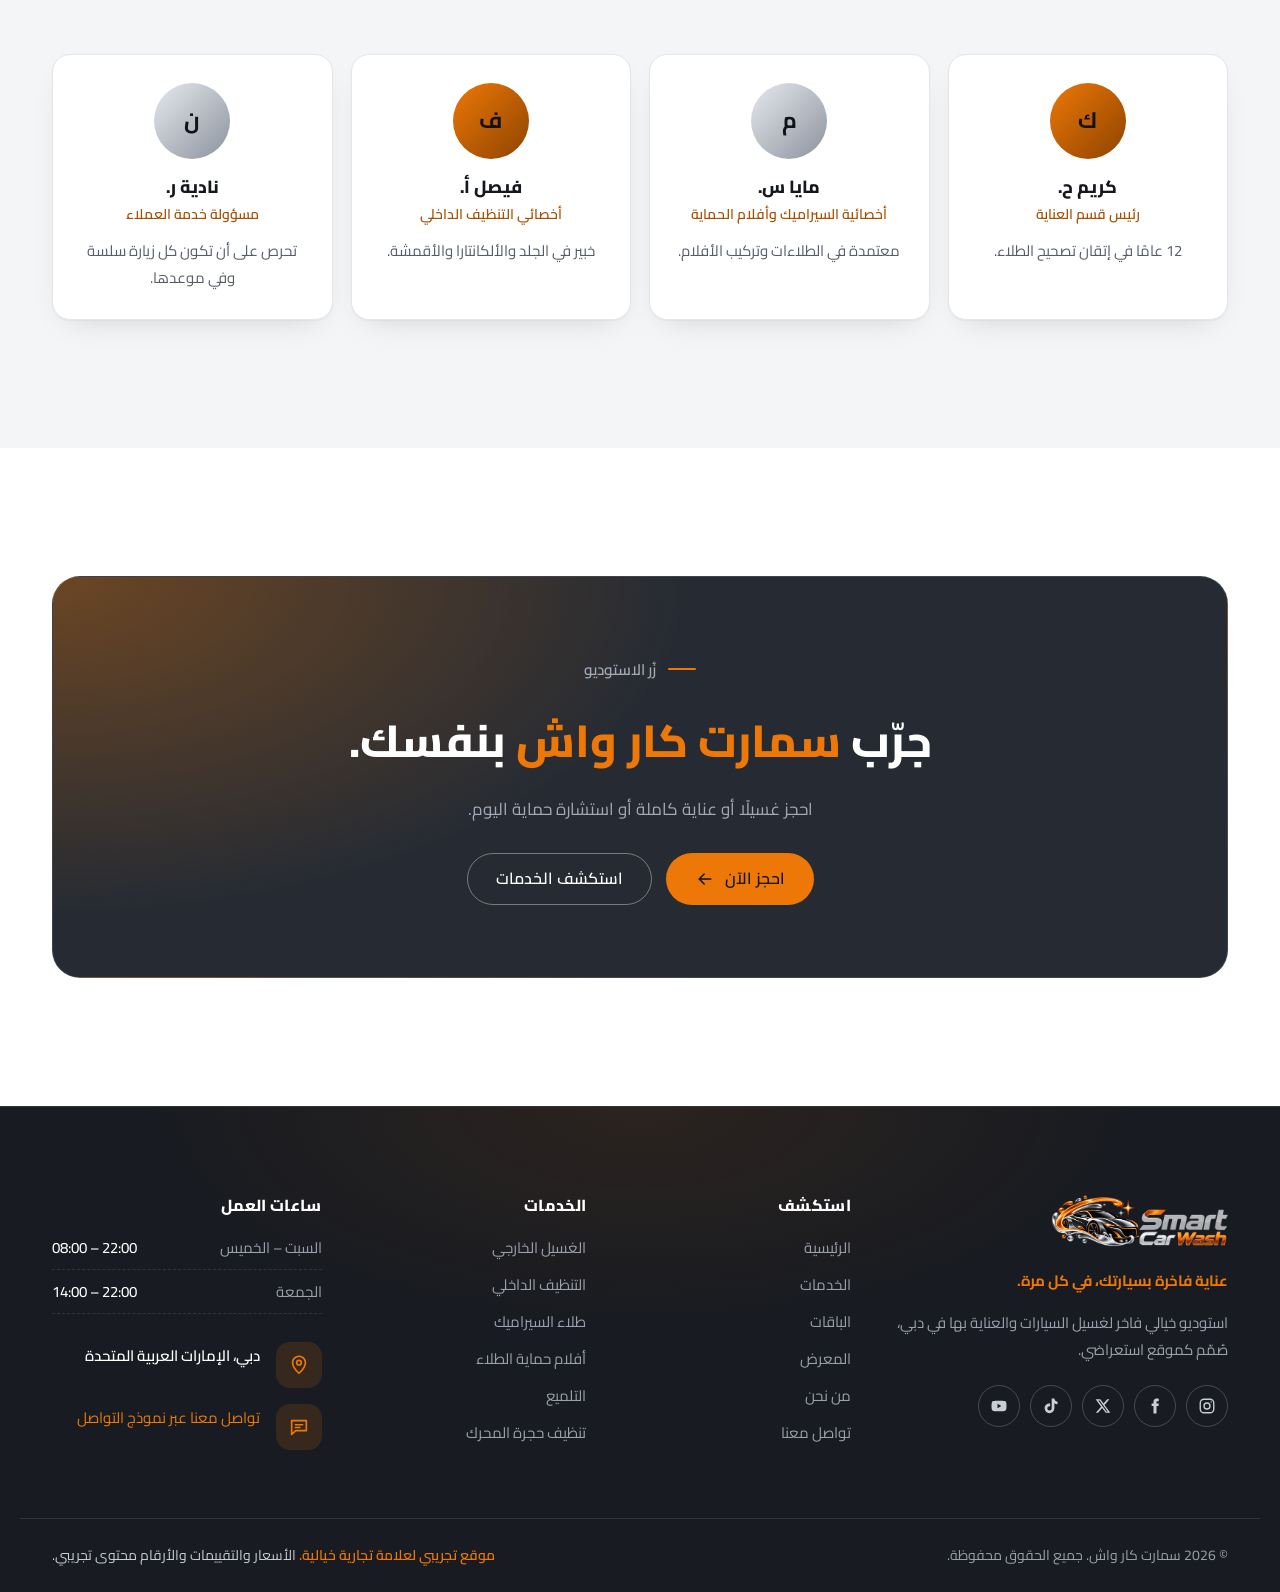
<file: ar/about.html>
<!doctype html>
<html lang="ar" dir="rtl" class="no-js">
<head>
  <meta charset="utf-8">
  <meta name="viewport" content="width=device-width, initial-scale=1">
  <title>من نحن: استوديو العناية بالسيارات في دبي | سمارت كار واش</title>
  <meta name="description" content="تعرّف على الفريق وراء سمارت كار واش، استوديو خيالي فاخر للعناية بالسيارات في دبي يقوم على الإتقان والاهتمام والمنتجات الفاخرة.">
  <link rel="canonical" href="https://shahinalambd.github.io/smart-car-wash-website/ar/about.html">
  <link rel="alternate" hreflang="en" href="https://shahinalambd.github.io/smart-car-wash-website/about.html">
  <link rel="alternate" hreflang="ar" href="https://shahinalambd.github.io/smart-car-wash-website/ar/about.html">
  <link rel="alternate" hreflang="x-default" href="https://shahinalambd.github.io/smart-car-wash-website/about.html">
  <meta name="theme-color" content="#111318">
  <meta name="color-scheme" content="dark">
  <meta property="og:type" content="website">
  <meta property="og:url" content="https://shahinalambd.github.io/smart-car-wash-website/ar/about.html">
  <meta property="og:site_name" content="سمارت كار واش">
  <meta property="og:title" content="من نحن: استوديو العناية بالسيارات في دبي | سمارت كار واش">
  <meta property="og:description" content="تعرّف على الفريق وراء سمارت كار واش، استوديو خيالي فاخر للعناية بالسيارات في دبي يقوم على الإتقان والاهتمام والمنتجات الفاخرة.">
  <meta property="og:image" content="https://shahinalambd.github.io/smart-car-wash-website/images/optimized/og-image.jpg">
  <meta property="og:image:width" content="1200">
  <meta property="og:image:height" content="630">
  <meta property="og:image:alt" content="شعار سمارت كار واش فوق سيارة رياضية سوداء في استوديو بدبي">
  <meta property="og:locale" content="ar_AE">
  <meta property="og:locale:alternate" content="en_US">
  <meta name="twitter:card" content="summary_large_image">
  <meta name="twitter:image" content="https://shahinalambd.github.io/smart-car-wash-website/images/optimized/og-image.jpg">
  <link rel="icon" href="../favicon.ico" sizes="32x32">
  <link rel="icon" href="../images/optimized/brand/favicon.svg" type="image/svg+xml">
  <link rel="apple-touch-icon" href="../images/optimized/brand/apple-touch-icon.png">
  <link rel="preconnect" href="https://fonts.googleapis.com">
  <link rel="preconnect" href="https://fonts.gstatic.com" crossorigin>
  <link rel="stylesheet" href="https://fonts.googleapis.com/css2?family=Cairo:wght@400;500;600;700;800&display=swap">
  <link rel="stylesheet" href="../assets/css/style.css">
  <script>document.documentElement.classList.replace('no-js','js');window.SCW_ICONS='../assets/icons.svg';</script>
  <script src="../assets/js/main.js" defer></script>
</head>
<body>
  <a class="skip-link" href="#main">تخطَّ إلى المحتوى</a>
  <header class="site-header">
    <div class="container header-inner">
      <a class="brand" href="index.html"><img src="../images/optimized/brand/logo-light-480.png" srcset="../images/optimized/brand/logo-light-480.png 1x, ../images/optimized/brand/logo-light-960.png 2x" width="157" height="46" alt="Smart Car Wash – سمارت كار واش"></a>
      <nav class="main-nav" aria-label="القائمة الرئيسية"><ul><li><a href="index.html">الرئيسية</a></li><li><a href="services.html">الخدمات</a></li><li><a href="packages.html">الباقات</a></li><li><a href="gallery.html">المعرض</a></li><li><a href="about.html" aria-current="page">من نحن</a></li><li><a href="booking.html">تواصل معنا</a></li></ul></nav>
      <div class="header-actions">
        <a class="lang-switch" href="../about.html" hreflang="en" lang="en" aria-label="Read this page in English"><svg class="icon" aria-hidden="true" focusable="false"><use href="../assets/icons.svg#i-globe"/></svg><span>English</span></a>
        <a class="btn btn-primary btn-sm btn-book" href="booking.html#book">احجز الآن</a>
        <button class="menu-toggle" type="button" aria-expanded="false" aria-controls="mobile-menu" aria-label="فتح القائمة" data-label-open="فتح القائمة" data-label-close="إغلاق القائمة"><span></span><span></span><span></span></button>
      </div>
    </div>
  </header>
  <div class="mobile-menu" id="mobile-menu" aria-hidden="true">
    <nav aria-label="قائمة الجوال"><ul><li style="--i:0"><a href="index.html">الرئيسية <svg class="icon flip" aria-hidden="true" focusable="false"><use href="../assets/icons.svg#i-arrow"/></svg></a></li><li style="--i:1"><a href="services.html">الخدمات <svg class="icon flip" aria-hidden="true" focusable="false"><use href="../assets/icons.svg#i-arrow"/></svg></a></li><li style="--i:2"><a href="packages.html">الباقات <svg class="icon flip" aria-hidden="true" focusable="false"><use href="../assets/icons.svg#i-arrow"/></svg></a></li><li style="--i:3"><a href="gallery.html">المعرض <svg class="icon flip" aria-hidden="true" focusable="false"><use href="../assets/icons.svg#i-arrow"/></svg></a></li><li style="--i:4"><a href="about.html" aria-current="page">من نحن <svg class="icon flip" aria-hidden="true" focusable="false"><use href="../assets/icons.svg#i-arrow"/></svg></a></li><li style="--i:5"><a href="booking.html">تواصل معنا <svg class="icon flip" aria-hidden="true" focusable="false"><use href="../assets/icons.svg#i-arrow"/></svg></a></li></ul></nav>
    <div class="mobile-menu__foot">
      <a class="btn btn-primary btn-block" href="booking.html#book">احجز الآن</a>
      <p>مفتوح يوميًا · دبي، الإمارات</p>
    </div>
  </div>

  <main id="main" tabindex="-1">
    <section class="page-hero">
      <div class="hero-media"><picture><source type="image/webp" srcset="../images/optimized/about/about-team-800.webp 800w, ../images/optimized/about/about-team.webp 1600w" sizes="100vw"><img src="../images/optimized/about/about-team-800.jpg" srcset="../images/optimized/about/about-team-800.jpg 800w, ../images/optimized/about/about-team.jpg 1600w" sizes="100vw" alt="فني من سمارت كار واش يجفف سيارة رياضية سوداء يدويًا في الاستوديو" width="1600" height="1067" loading="eager" decoding="async" fetchpriority="high"></picture></div>
      <div class="container" data-reveal>
        <nav class="breadcrumb" aria-label="مسار التنقل"><ol><li><a href="index.html">الرئيسية</a></li><li><span aria-current="page">من نحن</span></li></ol></nav>
        <p class="eyebrow">من نحن</p>
        <h1>عناية بالسيارات <span class="accent">بإتقان</span> في دبي.</h1>
        <p class="lead">أسسنا سمارت كار واش على قناعة بسيطة: كل سيارة تستحق عناية صالة العرض، في كل زيارة.</p>
      </div>
    </section>
    <section class="section section--white" aria-labelledby="story-title">
      <div class="container grid-2">
        <div data-reveal>
          <img class="story-logo" src="../images/optimized/brand/logo-dark-480.png" srcset="../images/optimized/brand/logo-dark-480.png 1x, ../images/optimized/brand/logo-dark-960.png 2x" width="360" height="106" alt="Smart Car Wash" loading="lazy">
          <p class="eyebrow">قصتنا</p>
          <h2 class="h2" id="story-title">شغف بالتفاصيل منذ اليوم الأول.</h2>
          <p>بدأنا بفريق صغير من عشاق السيارات أرادوا تقديم مستوى العناية الذي توفره استوديوهات التلميع الراقية، ولكن بسهولة الحجز السريع. اليوم يجمع استوديو دبي بين الفنيين المدرَّبين والمنتجات الفاخرة والتقنيات الحديثة.</p>
          <p>نؤمن بالشفافية في الأسعار، والصدق في النصيحة، وبأن النتيجة النهائية يجب أن تتحدث عن نفسها.</p>
          <div class="stats">
            <div><b>2018</b><span>سنة التأسيس (خيالية)</span></div>
            <div><b>24</b><span>فنيًا مدرَّبًا</span></div>
            <div><b>6</b><span>خدمات مميزة</span></div>
            <div><b>4.9/5</b><span>متوسط التقييم (تجريبي)</span></div>
          </div>
        </div>
        <div class="media-frame" data-reveal="zoom" style="--d:1"><picture><source type="image/webp" srcset="../images/optimized/about/about-team-800.webp 800w, ../images/optimized/about/about-team.webp 1600w" sizes="(min-width: 900px) 600px, 100vw"><img src="../images/optimized/about/about-team-800.jpg" srcset="../images/optimized/about/about-team-800.jpg 800w, ../images/optimized/about/about-team.jpg 1600w" sizes="(min-width: 900px) 600px, 100vw" alt="فني من سمارت كار واش يجفف سيارة رياضية سوداء يدويًا في الاستوديو" width="1600" height="1067" loading="lazy" decoding="async"></picture></div>
      </div>
    </section>
    <section class="section section--grey" aria-labelledby="values-title">
      <div class="container">

        <div class="section-head section-head--center" data-reveal>
          <p class="eyebrow">قيمنا</p>
          <h2 class="h2" id="values-title">ما تمثله <span class="accent">كل زيارة</span>.</h2>

        </div>
        <div class="tiles"><div class="tile" data-reveal style="--d:0"><span class="ico"><svg class="icon" aria-hidden="true" focusable="false"><use href="../assets/icons.svg#i-award"/></svg></span><h3>الإتقان أولًا</h3><p>فنيون مدرَّبون وتقنيات مجرَّبة، دون أي اختصار.</p></div><div class="tile" data-reveal style="--d:1"><span class="ico"><svg class="icon" aria-hidden="true" focusable="false"><use href="../assets/icons.svg#i-shield"/></svg></span><h3>آمن على الطلاء</h3><p>منتجات متعادلة الحموضة ومايكروفايبر نظيف لكل سيارة.</p></div><div class="tile" data-reveal style="--d:2"><span class="ico"><svg class="icon" aria-hidden="true" focusable="false"><use href="../assets/icons.svg#i-leaf"/></svg></span><h3>ترشيد المياه</h3><p>مياه شطف مفلترة ومعاد تدويرها، وعمليات تقلل الهدر.</p></div><div class="tile" data-reveal style="--d:3"><span class="ico"><svg class="icon" aria-hidden="true" focusable="false"><use href="../assets/icons.svg#i-clock"/></svg></span><h3>في الموعد</h3><p>موعدك محفوظ، ونحترم وقتك دائمًا.</p></div>
        </div>
      </div>
    </section>
    <section class="section section--white" aria-labelledby="studio-title">
      <div class="container grid-2">
        <div class="media-frame" data-reveal="zoom"><picture><source type="image/webp" srcset="../images/optimized/about/about-craft-800.webp 800w, ../images/optimized/about/about-craft.webp 1600w" sizes="(min-width: 900px) 600px, 100vw"><img src="../images/optimized/about/about-craft-800.jpg" srcset="../images/optimized/about/about-craft-800.jpg 800w, ../images/optimized/about/about-craft.jpg 1600w" sizes="(min-width: 900px) 600px, 100vw" alt="لقطة قريبة لفني يلمّع سيارة سوداء بالآلة" width="1600" height="1067" loading="lazy" decoding="async"></picture><div class="media-badge"><b>1,200 m²</b><span>استوديو مكيّف (خيالي)</span></div></div>
        <div data-reveal style="--d:1">
          <p class="eyebrow">الاستوديو</p>
          <h2 class="h2" id="studio-title">مصمم <span class="accent">للدقة</span>.</h2>
          <p class="lead">إضاءة تفصيلية تكشف كل عيب، ومساحات مكيّفة لمعالجة الطلاءات، ومحطة مياه مفلترة لنتائج خالية من البقع.</p>
          <ul class="check-list"><li><svg class="icon" aria-hidden="true" focusable="false"><use href="../assets/icons.svg#i-check"/></svg><span>إضاءة تفصيلية بدرجات ألوان متعددة</span></li><li><svg class="icon" aria-hidden="true" focusable="false"><use href="../assets/icons.svg#i-check"/></svg><span>غرف معالجة بالأشعة تحت الحمراء</span></li><li><svg class="icon" aria-hidden="true" focusable="false"><use href="../assets/icons.svg#i-check"/></svg><span>مياه منزوعة المعادن للشطف النهائي</span></li><li><svg class="icon" aria-hidden="true" focusable="false"><use href="../assets/icons.svg#i-check"/></svg><span>صالة انتظار مريحة</span></li></ul>
        </div>
      </div>
    </section>
    <section class="section section--grey" aria-labelledby="team-title">
      <div class="container">

        <div class="section-head section-head--center" data-reveal>
          <p class="eyebrow">الفريق</p>
          <h2 class="h2" id="team-title">الفريق وراء <span class="accent">اللمعان</span>.</h2>
          <p class="lead">أعضاء فريق خياليون لهذا الموقع التجريبي.</p>
        </div>
        <div class="team"><div class="member" data-reveal style="--d:0"><span class="avatar" aria-hidden="true">ك</span><h3>كريم ح.</h3><span class="role">رئيس قسم العناية</span><p>12 عامًا في إتقان تصحيح الطلاء.</p></div><div class="member" data-reveal style="--d:1"><span class="avatar avatar--silver" aria-hidden="true">م</span><h3>مايا س.</h3><span class="role">أخصائية السيراميك وأفلام الحماية</span><p>معتمدة في الطلاءات وتركيب الأفلام.</p></div><div class="member" data-reveal style="--d:2"><span class="avatar" aria-hidden="true">ف</span><h3>فيصل أ.</h3><span class="role">أخصائي التنظيف الداخلي</span><p>خبير في الجلد والألكانتارا والأقمشة.</p></div><div class="member" data-reveal style="--d:3"><span class="avatar avatar--silver" aria-hidden="true">ن</span><h3>نادية ر.</h3><span class="role">مسؤولة خدمة العملاء</span><p>تحرص على أن تكون كل زيارة سلسة وفي موعدها.</p></div></div>
      </div>
    </section>

    <section class="section section--white">
      <div class="container">
        <div class="cta-band" data-reveal="zoom">
          <p class="eyebrow" style="justify-content:center">زُر الاستوديو</p>
          <h2>جرّب <span class="accent">سمارت كار واش</span> بنفسك.</h2>
          <p>احجز غسيلًا أو عناية كاملة أو استشارة حماية اليوم.</p>
          <div class="btn-row">
            <a class="btn btn-primary" href="booking.html#book">احجز الآن <svg class="icon icon--arrow flip" aria-hidden="true" focusable="false"><use href="../assets/icons.svg#i-arrow"/></svg></a>
            <a class="btn btn-ghost" href="services.html">استكشف الخدمات</a>
          </div>
        </div>
      </div>
    </section>
  </main>
  <footer class="site-footer">
    <div class="container footer-grid">
      <div>
        <a class="footer-logo" href="index.html"><img src="../images/optimized/brand/logo-light-480.png" srcset="../images/optimized/brand/logo-light-480.png 1x, ../images/optimized/brand/logo-light-960.png 2x" width="177" height="52" alt="Smart Car Wash" loading="lazy"></a>
        <p><strong class="accent">عناية فاخرة بسيارتك، في كل مرة.</strong></p>
        <p>استوديو خيالي فاخر لغسيل السيارات والعناية بها في دبي، صُمّم كموقع استعراضي.</p>
        <ul class="socials" aria-label="وسائل التواصل الاجتماعي (أيقونات توضيحية دون روابط)"><li><span class="social" role="img" aria-label="Instagram"><svg class="icon" aria-hidden="true" focusable="false"><use href="../assets/icons.svg#i-instagram"/></svg></span></li><li><span class="social" role="img" aria-label="Facebook"><svg class="icon icon--fill" aria-hidden="true" focusable="false"><use href="../assets/icons.svg#i-facebook"/></svg></span></li><li><span class="social" role="img" aria-label="X"><svg class="icon icon--fill" aria-hidden="true" focusable="false"><use href="../assets/icons.svg#i-x"/></svg></span></li><li><span class="social" role="img" aria-label="TikTok"><svg class="icon icon--fill" aria-hidden="true" focusable="false"><use href="../assets/icons.svg#i-tiktok"/></svg></span></li><li><span class="social" role="img" aria-label="YouTube"><svg class="icon icon--fill" aria-hidden="true" focusable="false"><use href="../assets/icons.svg#i-youtube"/></svg></span></li></ul>
      </div>
      <div>
        <h2>استكشف</h2>
        <ul class="footer-links"><li><a href="index.html">الرئيسية</a></li><li><a href="services.html">الخدمات</a></li><li><a href="packages.html">الباقات</a></li><li><a href="gallery.html">المعرض</a></li><li><a href="about.html">من نحن</a></li><li><a href="booking.html">تواصل معنا</a></li></ul>
      </div>
      <div>
        <h2>الخدمات</h2>
        <ul class="footer-links"><li><a href="services.html#exterior-wash">الغسيل الخارجي</a></li><li><a href="services.html#interior-detailing">التنظيف الداخلي</a></li><li><a href="services.html#ceramic-coating">طلاء السيراميك</a></li><li><a href="services.html#paint-protection-film">أفلام حماية الطلاء</a></li><li><a href="services.html#polishing">التلميع</a></li><li><a href="services.html#engine-bay">تنظيف حجرة المحرك</a></li></ul>
      </div>
      <div>
        <h2>ساعات العمل</h2>
        <ul class="hours"><li><span>السبت – الخميس</span><b dir="ltr">08:00 – 22:00</b></li><li><span>الجمعة</span><b dir="ltr">14:00 – 22:00</b></li></ul>
        <ul class="info-list">
          <li><span class="ico"><svg class="icon" aria-hidden="true" focusable="false"><use href="../assets/icons.svg#i-pin"/></svg></span><span><b>دبي، الإمارات العربية المتحدة</b></span></li>
          <li><span class="ico"><svg class="icon" aria-hidden="true" focusable="false"><use href="../assets/icons.svg#i-message"/></svg></span><span><a href="booking.html#contact">تواصل معنا عبر نموذج التواصل</a></span></li>
        </ul>
      </div>
    </div>
    <div class="container footer-bottom">
      <p>© <span data-year>2026</span> سمارت كار واش. جميع الحقوق محفوظة.</p>
      <p class="concept-note"><b>موقع تجريبي لعلامة تجارية خيالية.</b> الأسعار والتقييمات والأرقام محتوى تجريبي.</p>
    </div>
  </footer>
  <button class="icon-btn to-top" type="button" aria-label="العودة إلى الأعلى"><svg class="icon" aria-hidden="true" focusable="false"><use href="../assets/icons.svg#i-arrow-up"/></svg></button>
</body>
</html>
</file>
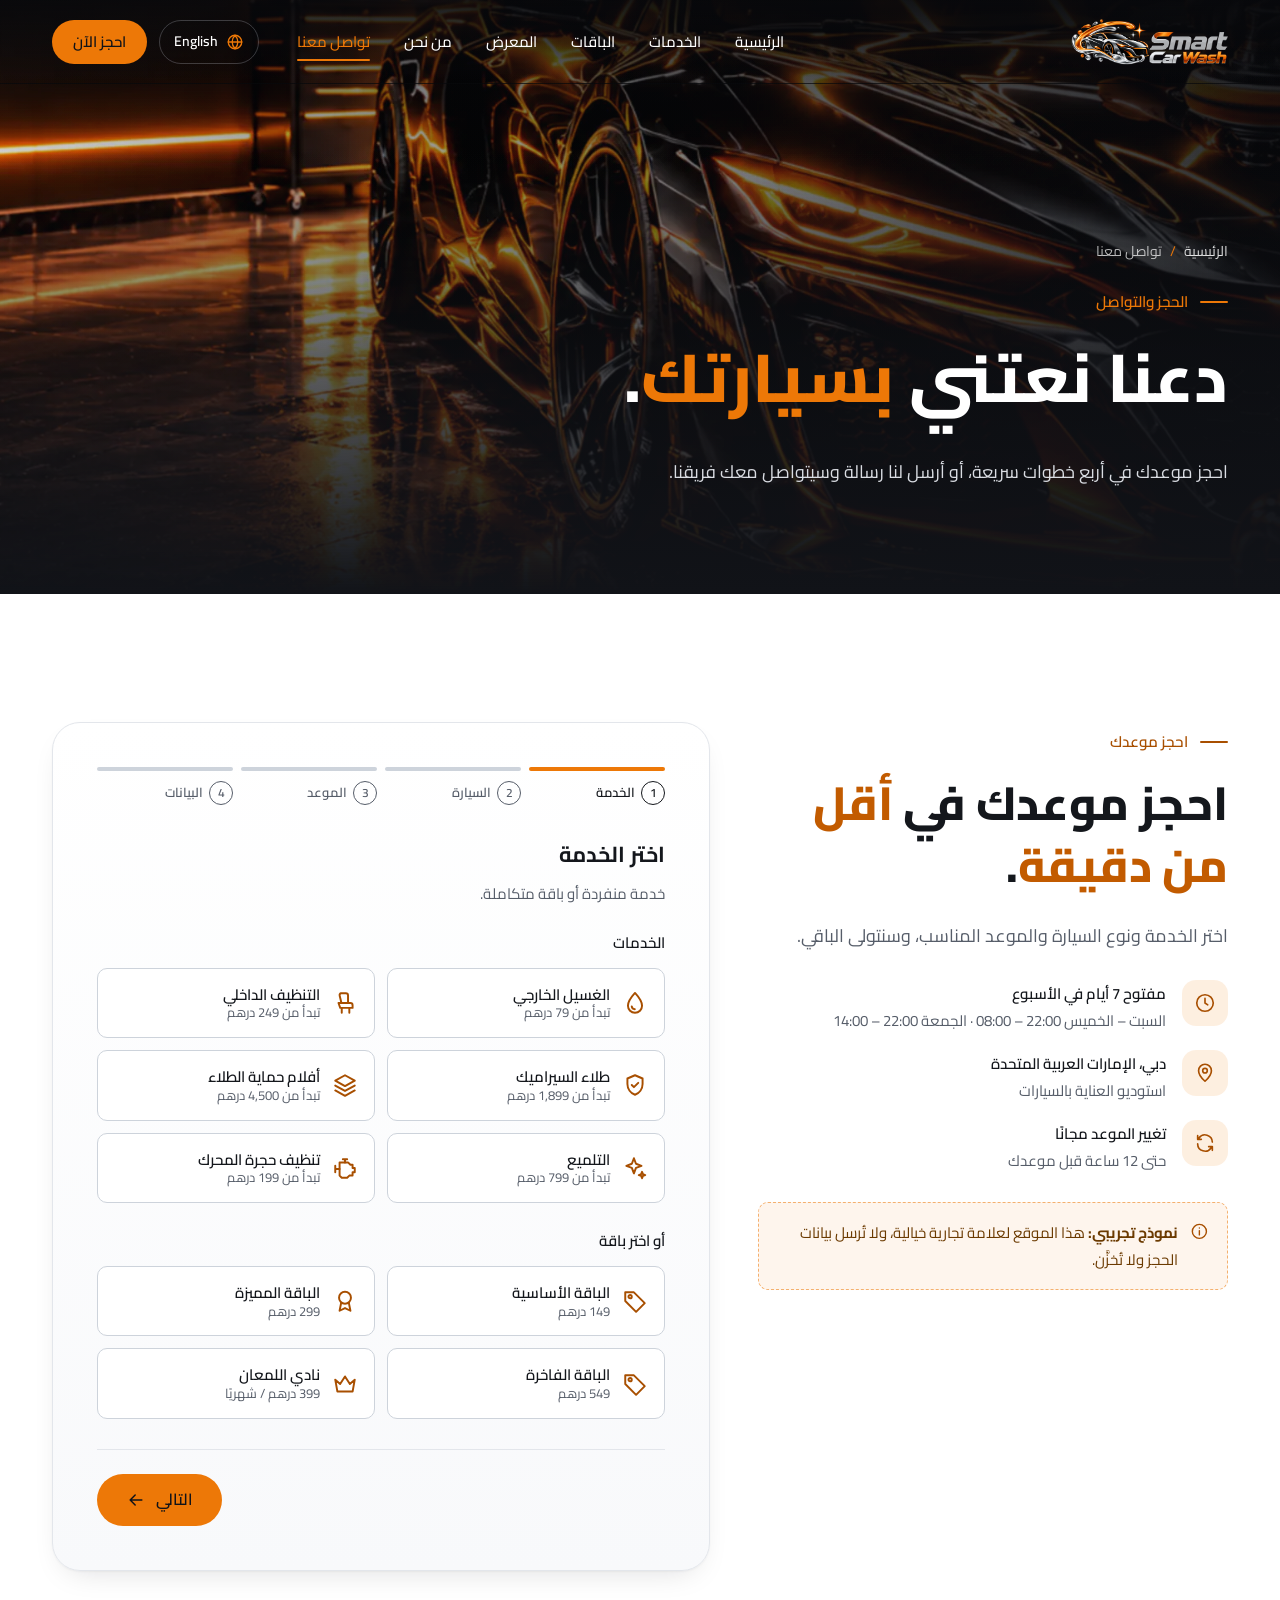
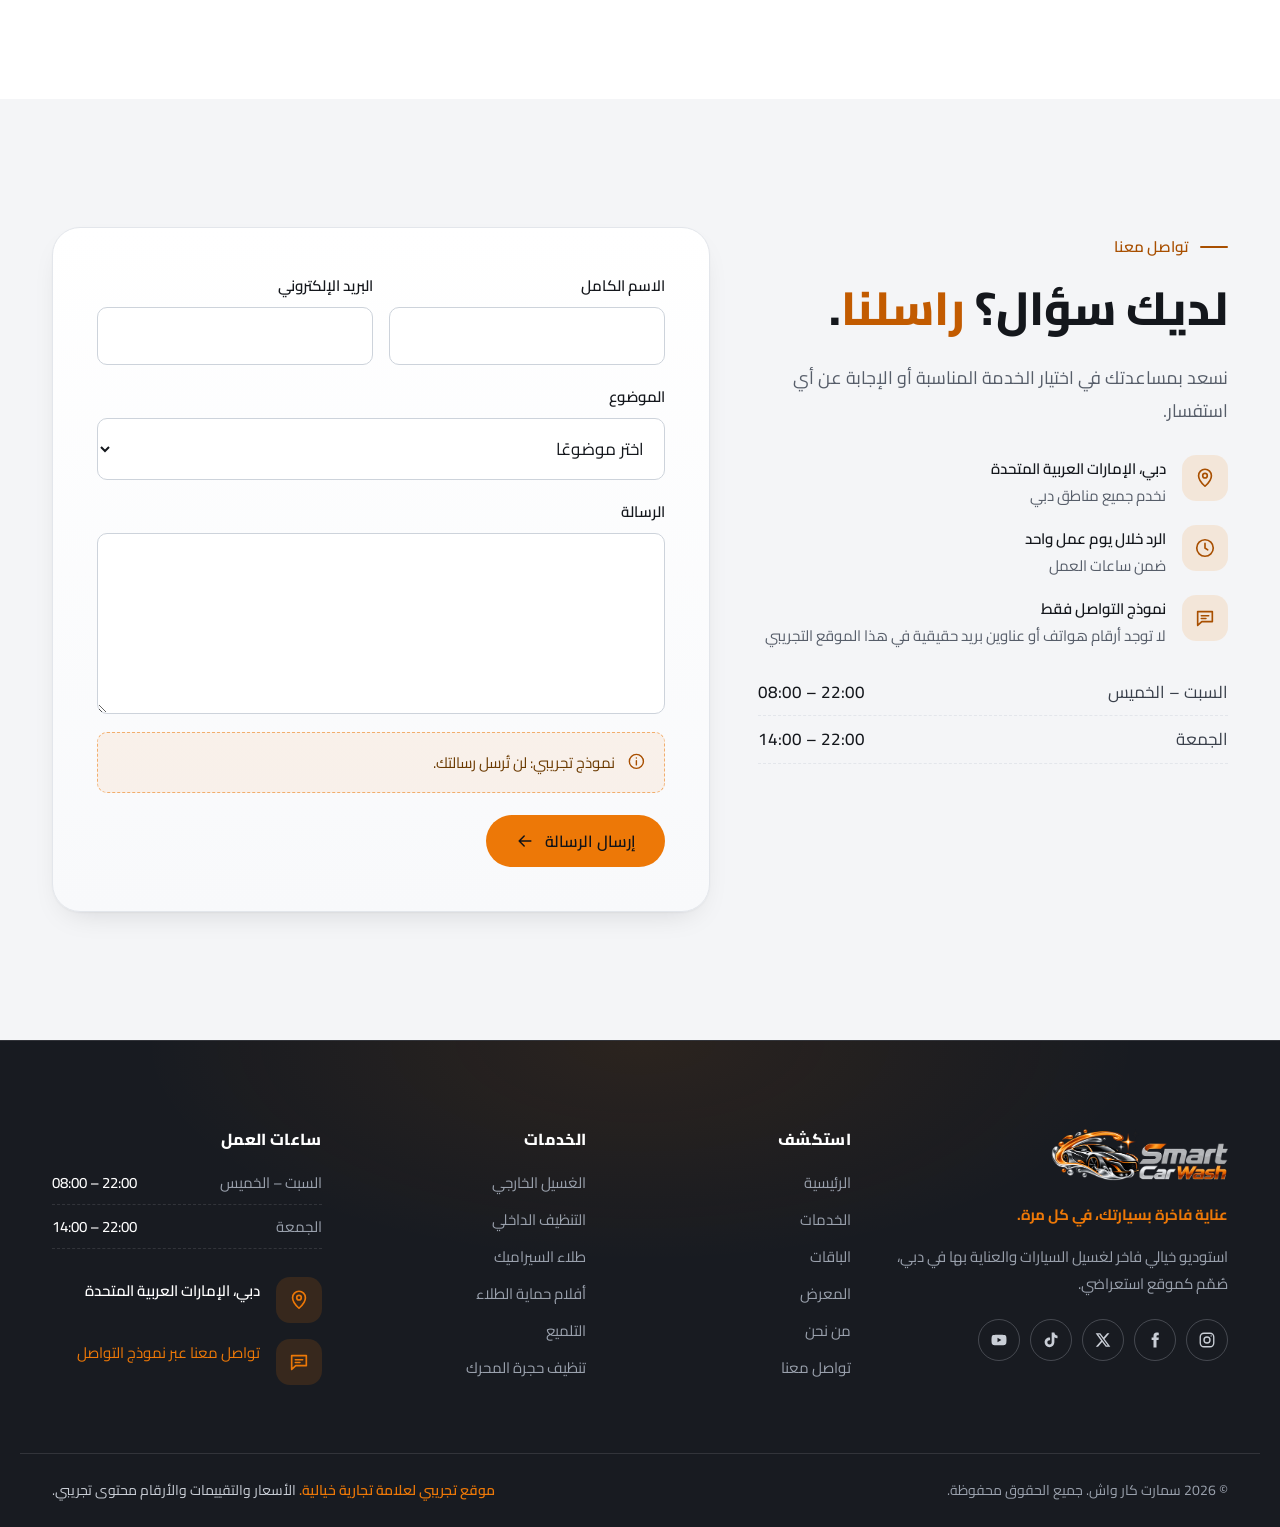
<file: ar/booking.html>
<!doctype html>
<html lang="ar" dir="rtl" class="no-js">
<head>
  <meta charset="utf-8">
  <meta name="viewport" content="width=device-width, initial-scale=1">
  <title>احجز موعدًا أو تواصل معنا | سمارت كار واش</title>
  <meta name="description" content="احجز موعدًا لغسيل سيارتك أو العناية بها في دبي في أربع خطوات سريعة، أو أرسل لنا رسالة عبر نموذج التواصل.">
  <link rel="canonical" href="https://shahinalambd.github.io/smart-car-wash-website/ar/booking.html">
  <link rel="alternate" hreflang="en" href="https://shahinalambd.github.io/smart-car-wash-website/booking.html">
  <link rel="alternate" hreflang="ar" href="https://shahinalambd.github.io/smart-car-wash-website/ar/booking.html">
  <link rel="alternate" hreflang="x-default" href="https://shahinalambd.github.io/smart-car-wash-website/booking.html">
  <meta name="theme-color" content="#111318">
  <meta name="color-scheme" content="dark">
  <meta property="og:type" content="website">
  <meta property="og:url" content="https://shahinalambd.github.io/smart-car-wash-website/ar/booking.html">
  <meta property="og:site_name" content="سمارت كار واش">
  <meta property="og:title" content="احجز موعدًا أو تواصل معنا | سمارت كار واش">
  <meta property="og:description" content="احجز موعدًا لغسيل سيارتك أو العناية بها في دبي في أربع خطوات سريعة، أو أرسل لنا رسالة عبر نموذج التواصل.">
  <meta property="og:image" content="https://shahinalambd.github.io/smart-car-wash-website/images/optimized/og-image.jpg">
  <meta property="og:image:width" content="1200">
  <meta property="og:image:height" content="630">
  <meta property="og:image:alt" content="شعار سمارت كار واش فوق سيارة رياضية سوداء في استوديو بدبي">
  <meta property="og:locale" content="ar_AE">
  <meta property="og:locale:alternate" content="en_US">
  <meta name="twitter:card" content="summary_large_image">
  <meta name="twitter:image" content="https://shahinalambd.github.io/smart-car-wash-website/images/optimized/og-image.jpg">
  <link rel="icon" href="../favicon.ico" sizes="32x32">
  <link rel="icon" href="../images/optimized/brand/favicon.svg" type="image/svg+xml">
  <link rel="apple-touch-icon" href="../images/optimized/brand/apple-touch-icon.png">
  <link rel="preconnect" href="https://fonts.googleapis.com">
  <link rel="preconnect" href="https://fonts.gstatic.com" crossorigin>
  <link rel="stylesheet" href="https://fonts.googleapis.com/css2?family=Cairo:wght@400;500;600;700;800&display=swap">
  <link rel="stylesheet" href="../assets/css/style.css">
  <script>document.documentElement.classList.replace('no-js','js');window.SCW_ICONS='../assets/icons.svg';</script>
  <script src="../assets/js/main.js" defer></script>
</head>
<body>
  <a class="skip-link" href="#main">تخطَّ إلى المحتوى</a>
  <header class="site-header">
    <div class="container header-inner">
      <a class="brand" href="index.html"><img src="../images/optimized/brand/logo-light-480.png" srcset="../images/optimized/brand/logo-light-480.png 1x, ../images/optimized/brand/logo-light-960.png 2x" width="157" height="46" alt="Smart Car Wash – سمارت كار واش"></a>
      <nav class="main-nav" aria-label="القائمة الرئيسية"><ul><li><a href="index.html">الرئيسية</a></li><li><a href="services.html">الخدمات</a></li><li><a href="packages.html">الباقات</a></li><li><a href="gallery.html">المعرض</a></li><li><a href="about.html">من نحن</a></li><li><a href="booking.html" aria-current="page">تواصل معنا</a></li></ul></nav>
      <div class="header-actions">
        <a class="lang-switch" href="../booking.html" hreflang="en" lang="en" aria-label="Read this page in English"><svg class="icon" aria-hidden="true" focusable="false"><use href="../assets/icons.svg#i-globe"/></svg><span>English</span></a>
        <a class="btn btn-primary btn-sm btn-book" href="#book">احجز الآن</a>
        <button class="menu-toggle" type="button" aria-expanded="false" aria-controls="mobile-menu" aria-label="فتح القائمة" data-label-open="فتح القائمة" data-label-close="إغلاق القائمة"><span></span><span></span><span></span></button>
      </div>
    </div>
  </header>
  <div class="mobile-menu" id="mobile-menu" aria-hidden="true">
    <nav aria-label="قائمة الجوال"><ul><li style="--i:0"><a href="index.html">الرئيسية <svg class="icon flip" aria-hidden="true" focusable="false"><use href="../assets/icons.svg#i-arrow"/></svg></a></li><li style="--i:1"><a href="services.html">الخدمات <svg class="icon flip" aria-hidden="true" focusable="false"><use href="../assets/icons.svg#i-arrow"/></svg></a></li><li style="--i:2"><a href="packages.html">الباقات <svg class="icon flip" aria-hidden="true" focusable="false"><use href="../assets/icons.svg#i-arrow"/></svg></a></li><li style="--i:3"><a href="gallery.html">المعرض <svg class="icon flip" aria-hidden="true" focusable="false"><use href="../assets/icons.svg#i-arrow"/></svg></a></li><li style="--i:4"><a href="about.html">من نحن <svg class="icon flip" aria-hidden="true" focusable="false"><use href="../assets/icons.svg#i-arrow"/></svg></a></li><li style="--i:5"><a href="booking.html" aria-current="page">تواصل معنا <svg class="icon flip" aria-hidden="true" focusable="false"><use href="../assets/icons.svg#i-arrow"/></svg></a></li></ul></nav>
    <div class="mobile-menu__foot">
      <a class="btn btn-primary btn-block" href="#book">احجز الآن</a>
      <p>مفتوح يوميًا · دبي، الإمارات</p>
    </div>
  </div>

  <main id="main" tabindex="-1">
    <section class="page-hero">
      <div class="hero-media"><picture><source type="image/webp" srcset="../images/optimized/banners/banner-booking-1200.webp 1200w, ../images/optimized/banners/banner-booking.webp 2400w" sizes="100vw"><img src="../images/optimized/banners/banner-booking-1200.jpg" srcset="../images/optimized/banners/banner-booking-1200.jpg 1200w, ../images/optimized/banners/banner-booking.jpg 2400w" sizes="100vw" alt="فني يلمّع سيارة رياضية في استوديو داكن بإضاءة برتقالية" width="2400" height="800" loading="eager" decoding="async" fetchpriority="high"></picture></div>
      <div class="container" data-reveal>
        <nav class="breadcrumb" aria-label="مسار التنقل"><ol><li><a href="index.html">الرئيسية</a></li><li><span aria-current="page">تواصل معنا</span></li></ol></nav>
        <p class="eyebrow">الحجز والتواصل</p>
        <h1>دعنا نعتني <span class="accent">بسيارتك</span>.</h1>
        <p class="lead">احجز موعدك في أربع خطوات سريعة، أو أرسل لنا رسالة وسيتواصل معك فريقنا.</p>
      </div>
    </section>

    <section class="section section--white" id="book" aria-labelledby="book-title">
      <div class="container booking">
        <div class="booking-aside" data-reveal>
          <p class="eyebrow">احجز موعدك</p>
          <h2 id="book-title">احجز موعدك في <span class="accent">أقل من دقيقة</span>.</h2>
          <p class="lead">اختر الخدمة ونوع السيارة والموعد المناسب، وسنتولى الباقي.</p>
          <ul class="info-list">
            <li><span class="ico"><svg class="icon" aria-hidden="true" focusable="false"><use href="../assets/icons.svg#i-clock"/></svg></span><span><b>مفتوح 7 أيام في الأسبوع</b><span>السبت – الخميس <span dir="ltr">08:00 – 22:00</span> · الجمعة <span dir="ltr">14:00 – 22:00</span></span></span></li>
            <li><span class="ico"><svg class="icon" aria-hidden="true" focusable="false"><use href="../assets/icons.svg#i-pin"/></svg></span><span><b>دبي، الإمارات العربية المتحدة</b><span>استوديو العناية بالسيارات</span></span></li>
            <li><span class="ico"><svg class="icon" aria-hidden="true" focusable="false"><use href="../assets/icons.svg#i-refresh"/></svg></span><span><b>تغيير الموعد مجانًا</b><span>حتى 12 ساعة قبل موعدك</span></span></li>
          </ul>
          <p class="demo-note"><svg class="icon" aria-hidden="true" focusable="false"><use href="../assets/icons.svg#i-info"/></svg><span><b>نموذج تجريبي:</b> هذا الموقع لعلامة تجارية خيالية، ولا تُرسل بيانات الحجز ولا تُخزَّن.</span></p>
        </div>
        <div class="form-card" data-reveal style="--d:1">
          <form class="booking-form" data-booking data-success="book-success" novalidate aria-labelledby="book-title">
            <ol class="stepper"><li aria-current="step"><span><span class="n" aria-hidden="true">1</span><span class="t">الخدمة</span><span class="sr-only"> (الخطوة 1 من 4)</span></span></li><li><span><span class="n" aria-hidden="true">2</span><span class="t">السيارة</span><span class="sr-only"> (الخطوة 2 من 4)</span></span></li><li><span><span class="n" aria-hidden="true">3</span><span class="t">الموعد</span><span class="sr-only"> (الخطوة 3 من 4)</span></span></li><li><span><span class="n" aria-hidden="true">4</span><span class="t">البيانات</span><span class="sr-only"> (الخطوة 4 من 4)</span></span></li></ol>
            <p class="sr-only step-live" aria-live="polite"></p>

            <fieldset class="form-step">
              <legend>اختر الخدمة</legend>
              <p class="hint">خدمة منفردة أو باقة متكاملة.</p>
              <div role="radiogroup" data-group="service" data-error-id="book-err-service" aria-labelledby="book-svc-l" aria-describedby="book-err-service">
                <p class="opt-group-label" id="book-svc-l">الخدمات</p>
                <div class="opt-grid">
                <label class="opt"><input type="radio" name="service" value="exterior-wash" data-label="الغسيل الخارجي" data-price-sedan="79" data-price-suv="95"><span class="opt-box"><svg class="icon" aria-hidden="true" focusable="false"><use href="../assets/icons.svg#i-droplet"/></svg><span>الغسيل الخارجي<small>تبدأ من 79 درهم</small></span></span></label>
                <label class="opt"><input type="radio" name="service" value="interior-detailing" data-label="التنظيف الداخلي" data-price-sedan="249" data-price-suv="299"><span class="opt-box"><svg class="icon" aria-hidden="true" focusable="false"><use href="../assets/icons.svg#i-seat"/></svg><span>التنظيف الداخلي<small>تبدأ من 249 درهم</small></span></span></label>
                <label class="opt"><input type="radio" name="service" value="ceramic-coating" data-label="طلاء السيراميك" data-price-sedan="1899" data-price-suv="2299"><span class="opt-box"><svg class="icon" aria-hidden="true" focusable="false"><use href="../assets/icons.svg#i-shield"/></svg><span>طلاء السيراميك<small>تبدأ من 1,899 درهم</small></span></span></label>
                <label class="opt"><input type="radio" name="service" value="paint-protection-film" data-label="أفلام حماية الطلاء" data-price-sedan="4500" data-price-suv="5500"><span class="opt-box"><svg class="icon" aria-hidden="true" focusable="false"><use href="../assets/icons.svg#i-layers"/></svg><span>أفلام حماية الطلاء<small>تبدأ من 4,500 درهم</small></span></span></label>
                <label class="opt"><input type="radio" name="service" value="polishing" data-label="التلميع" data-price-sedan="799" data-price-suv="949"><span class="opt-box"><svg class="icon" aria-hidden="true" focusable="false"><use href="../assets/icons.svg#i-sparkle"/></svg><span>التلميع<small>تبدأ من 799 درهم</small></span></span></label>
                <label class="opt"><input type="radio" name="service" value="engine-bay" data-label="تنظيف حجرة المحرك" data-price-sedan="199" data-price-suv="239"><span class="opt-box"><svg class="icon" aria-hidden="true" focusable="false"><use href="../assets/icons.svg#i-engine"/></svg><span>تنظيف حجرة المحرك<small>تبدأ من 199 درهم</small></span></span></label>
                </div>
                <p class="opt-group-label">أو اختر باقة</p>
                <div class="opt-grid">
                <label class="opt"><input type="radio" name="service" value="package-basic" data-label="الباقة الأساسية" data-price-sedan="149" data-price-suv="179"><span class="opt-box"><svg class="icon" aria-hidden="true" focusable="false"><use href="../assets/icons.svg#i-tag"/></svg><span>الباقة الأساسية<small>149 درهم</small></span></span></label>
                <label class="opt"><input type="radio" name="service" value="package-premium" data-label="الباقة المميزة" data-price-sedan="299" data-price-suv="349"><span class="opt-box"><svg class="icon" aria-hidden="true" focusable="false"><use href="../assets/icons.svg#i-award"/></svg><span>الباقة المميزة<small>299 درهم</small></span></span></label>
                <label class="opt"><input type="radio" name="service" value="package-ultimate" data-label="الباقة الفاخرة" data-price-sedan="549" data-price-suv="649"><span class="opt-box"><svg class="icon" aria-hidden="true" focusable="false"><use href="../assets/icons.svg#i-tag"/></svg><span>الباقة الفاخرة<small>549 درهم</small></span></span></label>
                <label class="opt"><input type="radio" name="service" value="membership" data-per="month" data-label="نادي اللمعان" data-price-sedan="399" data-price-suv="469"><span class="opt-box"><svg class="icon" aria-hidden="true" focusable="false"><use href="../assets/icons.svg#i-crown"/></svg><span>نادي اللمعان<small>399 درهم / شهريًا</small></span></span></label>
                </div>
              </div>
              <p class="error-msg group-error" id="book-err-service" role="alert"></p>
            </fieldset>

            <fieldset class="form-step" hidden>
              <legend>نوع السيارة</legend>
              <p class="hint">تختلف الأسعار حسب حجم السيارة.</p>
              <div role="radiogroup" data-group="vehicle" data-error-id="book-err-vehicle" aria-label="نوع السيارة" aria-describedby="book-err-vehicle">
                <div class="opt-grid opt-grid--3">
                <label class="opt"><input type="radio" name="vehicle" value="sedan" data-label="سيدان"><span class="opt-box"><svg class="icon" aria-hidden="true" focusable="false"><use href="../assets/icons.svg#i-sedan"/></svg><span>سيدان<small>صالون وهاتشباك</small></span></span></label>
                <label class="opt"><input type="radio" name="vehicle" value="suv" data-label="دفع رباعي"><span class="opt-box"><svg class="icon" aria-hidden="true" focusable="false"><use href="../assets/icons.svg#i-suv"/></svg><span>دفع رباعي<small>رياضية متعددة الاستخدامات وبيك أب</small></span></span></label>
                <label class="opt"><input type="radio" name="vehicle" value="coupe" data-label="كوبيه / رياضية"><span class="opt-box"><svg class="icon" aria-hidden="true" focusable="false"><use href="../assets/icons.svg#i-coupe"/></svg><span>كوبيه / رياضية<small>سيارات بابين ورياضية</small></span></span></label>
                </div>
              </div>
              <p class="error-msg group-error" id="book-err-vehicle" role="alert"></p>
            </fieldset>

            <fieldset class="form-step" hidden>
              <legend>التاريخ والوقت</legend>
              <p class="hint">المواعيد المشطوبة محجوزة بالفعل.</p>
              <div class="field">
                <label for="book-date">التاريخ</label>
                <input class="input" type="date" id="book-date" name="date" required aria-describedby="book-err-date">
                <p class="error-msg" id="book-err-date" role="alert"></p>
              </div>
              <div role="radiogroup" data-group="time" data-error-id="book-err-time" aria-labelledby="book-time-l" aria-describedby="book-err-time">
                <p class="opt-group-label" id="book-time-l">الوقت</p>
                <div class="opt-grid opt-grid--3" style="grid-template-columns:repeat(auto-fill,minmax(96px,1fr))"><label class="opt opt--slot"><input type="radio" name="time" value="08:00" aria-label="08:00"><span class="opt-box" dir="ltr">08:00</span></label><label class="opt opt--slot"><input type="radio" name="time" value="09:30" aria-label="09:30"><span class="opt-box" dir="ltr">09:30</span></label><label class="opt opt--slot"><input type="radio" name="time" value="11:00" data-booked="true" disabled aria-label="11:00 (محجوز)"><span class="opt-box" dir="ltr">11:00</span></label><label class="opt opt--slot"><input type="radio" name="time" value="12:30" aria-label="12:30"><span class="opt-box" dir="ltr">12:30</span></label><label class="opt opt--slot"><input type="radio" name="time" value="14:00" aria-label="14:00"><span class="opt-box" dir="ltr">14:00</span></label><label class="opt opt--slot"><input type="radio" name="time" value="15:30" aria-label="15:30"><span class="opt-box" dir="ltr">15:30</span></label><label class="opt opt--slot"><input type="radio" name="time" value="17:00" data-booked="true" disabled aria-label="17:00 (محجوز)"><span class="opt-box" dir="ltr">17:00</span></label><label class="opt opt--slot"><input type="radio" name="time" value="18:30" aria-label="18:30"><span class="opt-box" dir="ltr">18:30</span></label><label class="opt opt--slot"><input type="radio" name="time" value="20:00" aria-label="20:00"><span class="opt-box" dir="ltr">20:00</span></label></div>
              </div>
              <p class="error-msg group-error" id="book-err-time" role="alert"></p>
            </fieldset>

            <fieldset class="form-step" hidden>
              <legend>بياناتك</legend>
              <p class="hint">راجع حجزك ثم أكّده.</p>
              <div class="field-row">
                <div class="field">
                  <label for="book-name">الاسم الكامل</label>
                  <input class="input" type="text" id="book-name" name="name" autocomplete="name" required aria-describedby="book-err-name">
                  <p class="error-msg" id="book-err-name" role="alert"></p>
                </div>
                <div class="field">
                  <label for="book-phone">رقم الجوال</label>
                  <input class="input" type="tel" id="book-phone" name="phone" autocomplete="tel" inputmode="tel" dir="ltr" placeholder="050 000 0000" required aria-describedby="book-err-phone">
                  <p class="error-msg" id="book-err-phone" role="alert"></p>
                </div>
              </div>
              <div class="field">
                <label for="book-email">البريد الإلكتروني <span class="opt-label">(اختياري)</span></label>
                <input class="input" type="email" id="book-email" name="email" autocomplete="email" dir="ltr" aria-describedby="book-err-email">
                <p class="error-msg" id="book-err-email" role="alert"></p>
              </div>
              <div class="field">
                <label for="book-notes">ملاحظات <span class="opt-label">(اختياري)</span></label>
                <textarea class="input" id="book-notes" name="notes" rows="3"></textarea>
              </div>
              <dl class="summary">
                <div><dt>الخدمة</dt><dd data-sum="service"></dd></div>
                <div><dt>السيارة</dt><dd data-sum="vehicle"></dd></div>
                <div><dt>التاريخ</dt><dd data-sum="date"></dd></div>
                <div><dt>الوقت</dt><dd data-sum="time" dir="ltr"></dd></div>
                <div><dt>السعر التقديري</dt><dd data-sum="price"></dd></div>
              </dl>
            </fieldset>

            <div class="form-nav">
              <button class="btn btn-ghost btn-back" type="button" hidden><svg class="icon flip" aria-hidden="true" focusable="false"><use href="../assets/icons.svg#i-arrow"/></svg><span>السابق</span></button>
              <button class="btn btn-primary btn-next" type="button">التالي <svg class="icon icon--arrow flip" aria-hidden="true" focusable="false"><use href="../assets/icons.svg#i-arrow"/></svg></button>
              <button class="btn btn-primary btn-submit" type="submit" hidden>تأكيد الحجز <svg class="icon" aria-hidden="true" focusable="false"><use href="../assets/icons.svg#i-check"/></svg></button>
            </div>
          </form>
          <div class="success" id="book-success" tabindex="-1" role="status" hidden>
            <svg class="success-icon" viewBox="0 0 100 100" aria-hidden="true"><circle cx="50" cy="50" r="45"/><path d="M30 52l13 13 27-29"/></svg>
            <h3>شكرًا يا <span data-success-name></span>، تم استلام حجزك!</h3>
            <p>هذا عرض تجريبي، لذلك لم يُرسل أي حجز. في الموقع الحقيقي سيصلك تأكيد خلال دقائق.</p>
            <span class="ref">رقم مرجعي تجريبي: <span data-success-ref></span></span>
            <div class="btn-row" style="justify-content:center"><button class="btn btn-ghost" type="button" data-book-again>حجز جديد</button></div>
          </div>
        </div>
      </div>
    </section>
    <section class="section section--grey" id="contact" aria-labelledby="contact-title">
      <div class="container booking">
        <div class="booking-aside" data-reveal>
          <p class="eyebrow">تواصل معنا</p>
          <h2 id="contact-title">لديك سؤال؟ <span class="accent">راسلنا</span>.</h2>
          <p class="lead">نسعد بمساعدتك في اختيار الخدمة المناسبة أو الإجابة عن أي استفسار.</p>
          <ul class="info-list">
            <li><span class="ico"><svg class="icon" aria-hidden="true" focusable="false"><use href="../assets/icons.svg#i-pin"/></svg></span><span><b>دبي، الإمارات العربية المتحدة</b><span>نخدم جميع مناطق دبي</span></span></li>
            <li><span class="ico"><svg class="icon" aria-hidden="true" focusable="false"><use href="../assets/icons.svg#i-clock"/></svg></span><span><b>الرد خلال يوم عمل واحد</b><span>ضمن ساعات العمل</span></span></li>
            <li><span class="ico"><svg class="icon" aria-hidden="true" focusable="false"><use href="../assets/icons.svg#i-message"/></svg></span><span><b>نموذج التواصل فقط</b><span>لا توجد أرقام هواتف أو عناوين بريد حقيقية في هذا الموقع التجريبي</span></span></li>
          </ul>
          <ul class="hours"><li><span>السبت – الخميس</span><b dir="ltr">08:00 – 22:00</b></li><li><span>الجمعة</span><b dir="ltr">14:00 – 22:00</b></li></ul>
        </div>
        <div class="form-card" data-reveal style="--d:1">
          <form data-contact data-success="contact-success" novalidate aria-labelledby="contact-title">
            <div class="field-row">
              <div class="field">
                <label for="c-name">الاسم الكامل</label>
                <input class="input" type="text" id="c-name" name="name" autocomplete="name" required aria-describedby="c-err-name">
                <p class="error-msg" id="c-err-name" role="alert"></p>
              </div>
              <div class="field">
                <label for="c-email">البريد الإلكتروني</label>
                <input class="input" type="email" id="c-email" name="email" autocomplete="email" dir="ltr" required aria-describedby="c-err-email">
                <p class="error-msg" id="c-err-email" role="alert"></p>
              </div>
            </div>
            <div class="field">
              <label for="c-topic">الموضوع</label>
              <select class="input" id="c-topic" name="topic" required aria-describedby="c-err-topic">
                <option value="">اختر موضوعًا</option>
                <option>استفسار عن خدمة</option>
                <option>طلب عرض سعر</option>
                <option>العضوية</option>
                <option>أخرى</option>
              </select>
              <p class="error-msg" id="c-err-topic" role="alert"></p>
            </div>
            <div class="field">
              <label for="c-message">الرسالة</label>
              <textarea class="input" id="c-message" name="message" rows="5" required aria-describedby="c-err-message"></textarea>
              <p class="error-msg" id="c-err-message" role="alert"></p>
            </div>
            <p class="demo-note" style="margin-block-end:22px"><svg class="icon" aria-hidden="true" focusable="false"><use href="../assets/icons.svg#i-info"/></svg><span>نموذج تجريبي: لن تُرسل رسالتك.</span></p>
            <button class="btn btn-primary" type="submit">إرسال الرسالة <svg class="icon icon--arrow flip" aria-hidden="true" focusable="false"><use href="../assets/icons.svg#i-arrow"/></svg></button>
          </form>
          <div class="success" id="contact-success" tabindex="-1" role="status" hidden>
            <svg class="success-icon" viewBox="0 0 100 100" aria-hidden="true"><circle cx="50" cy="50" r="45"/><path d="M30 52l13 13 27-29"/></svg>
            <h3>شكرًا لتواصلك معنا!</h3>
            <p>هذا عرض تجريبي، لذلك لم تُرسل رسالتك. في الموقع الحقيقي سيرد فريقنا خلال يوم عمل واحد.</p>
            <div class="btn-row" style="justify-content:center"><button class="btn btn-ghost" type="button" data-contact-again>إرسال رسالة أخرى</button></div>
          </div>
        </div>
      </div>
    </section>
  </main>
  <footer class="site-footer">
    <div class="container footer-grid">
      <div>
        <a class="footer-logo" href="index.html"><img src="../images/optimized/brand/logo-light-480.png" srcset="../images/optimized/brand/logo-light-480.png 1x, ../images/optimized/brand/logo-light-960.png 2x" width="177" height="52" alt="Smart Car Wash" loading="lazy"></a>
        <p><strong class="accent">عناية فاخرة بسيارتك، في كل مرة.</strong></p>
        <p>استوديو خيالي فاخر لغسيل السيارات والعناية بها في دبي، صُمّم كموقع استعراضي.</p>
        <ul class="socials" aria-label="وسائل التواصل الاجتماعي (أيقونات توضيحية دون روابط)"><li><span class="social" role="img" aria-label="Instagram"><svg class="icon" aria-hidden="true" focusable="false"><use href="../assets/icons.svg#i-instagram"/></svg></span></li><li><span class="social" role="img" aria-label="Facebook"><svg class="icon icon--fill" aria-hidden="true" focusable="false"><use href="../assets/icons.svg#i-facebook"/></svg></span></li><li><span class="social" role="img" aria-label="X"><svg class="icon icon--fill" aria-hidden="true" focusable="false"><use href="../assets/icons.svg#i-x"/></svg></span></li><li><span class="social" role="img" aria-label="TikTok"><svg class="icon icon--fill" aria-hidden="true" focusable="false"><use href="../assets/icons.svg#i-tiktok"/></svg></span></li><li><span class="social" role="img" aria-label="YouTube"><svg class="icon icon--fill" aria-hidden="true" focusable="false"><use href="../assets/icons.svg#i-youtube"/></svg></span></li></ul>
      </div>
      <div>
        <h2>استكشف</h2>
        <ul class="footer-links"><li><a href="index.html">الرئيسية</a></li><li><a href="services.html">الخدمات</a></li><li><a href="packages.html">الباقات</a></li><li><a href="gallery.html">المعرض</a></li><li><a href="about.html">من نحن</a></li><li><a href="booking.html">تواصل معنا</a></li></ul>
      </div>
      <div>
        <h2>الخدمات</h2>
        <ul class="footer-links"><li><a href="services.html#exterior-wash">الغسيل الخارجي</a></li><li><a href="services.html#interior-detailing">التنظيف الداخلي</a></li><li><a href="services.html#ceramic-coating">طلاء السيراميك</a></li><li><a href="services.html#paint-protection-film">أفلام حماية الطلاء</a></li><li><a href="services.html#polishing">التلميع</a></li><li><a href="services.html#engine-bay">تنظيف حجرة المحرك</a></li></ul>
      </div>
      <div>
        <h2>ساعات العمل</h2>
        <ul class="hours"><li><span>السبت – الخميس</span><b dir="ltr">08:00 – 22:00</b></li><li><span>الجمعة</span><b dir="ltr">14:00 – 22:00</b></li></ul>
        <ul class="info-list">
          <li><span class="ico"><svg class="icon" aria-hidden="true" focusable="false"><use href="../assets/icons.svg#i-pin"/></svg></span><span><b>دبي، الإمارات العربية المتحدة</b></span></li>
          <li><span class="ico"><svg class="icon" aria-hidden="true" focusable="false"><use href="../assets/icons.svg#i-message"/></svg></span><span><a href="booking.html#contact">تواصل معنا عبر نموذج التواصل</a></span></li>
        </ul>
      </div>
    </div>
    <div class="container footer-bottom">
      <p>© <span data-year>2026</span> سمارت كار واش. جميع الحقوق محفوظة.</p>
      <p class="concept-note"><b>موقع تجريبي لعلامة تجارية خيالية.</b> الأسعار والتقييمات والأرقام محتوى تجريبي.</p>
    </div>
  </footer>
  <button class="icon-btn to-top" type="button" aria-label="العودة إلى الأعلى"><svg class="icon" aria-hidden="true" focusable="false"><use href="../assets/icons.svg#i-arrow-up"/></svg></button>
</body>
</html>
</file>
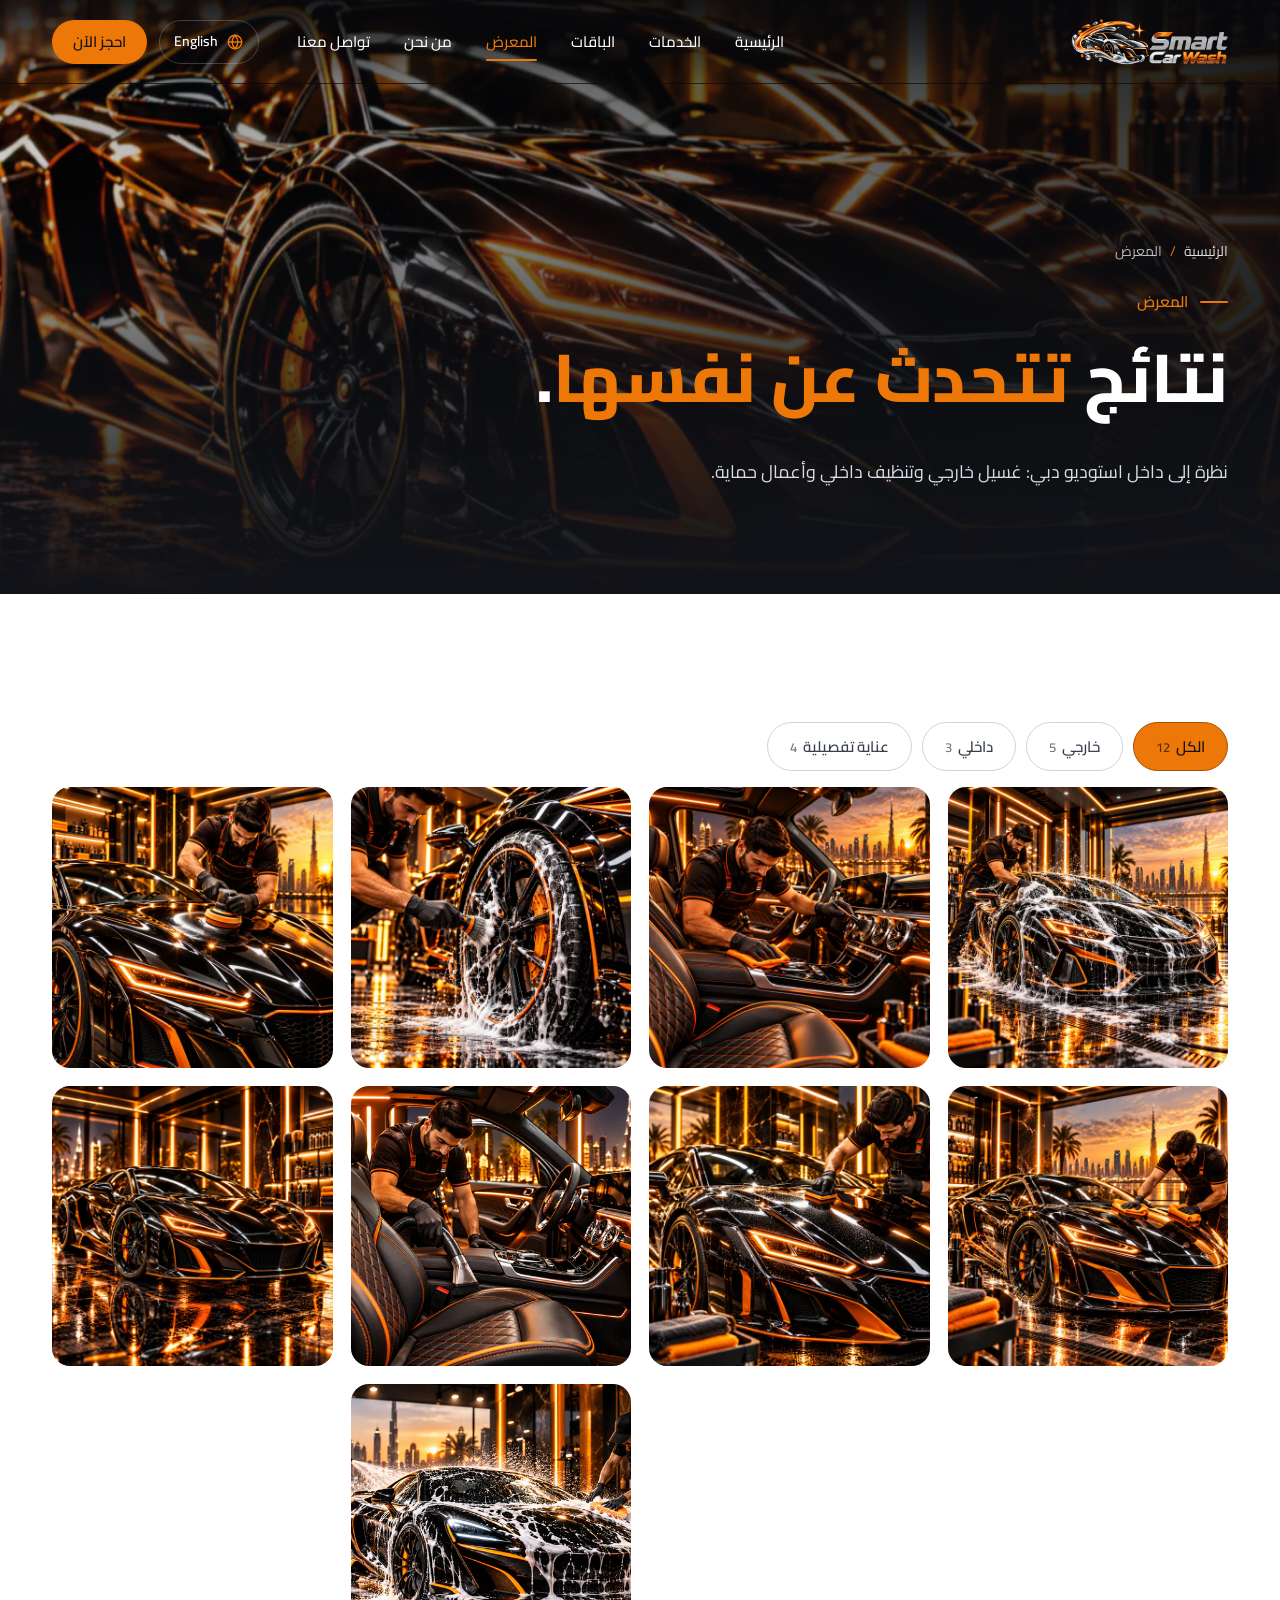
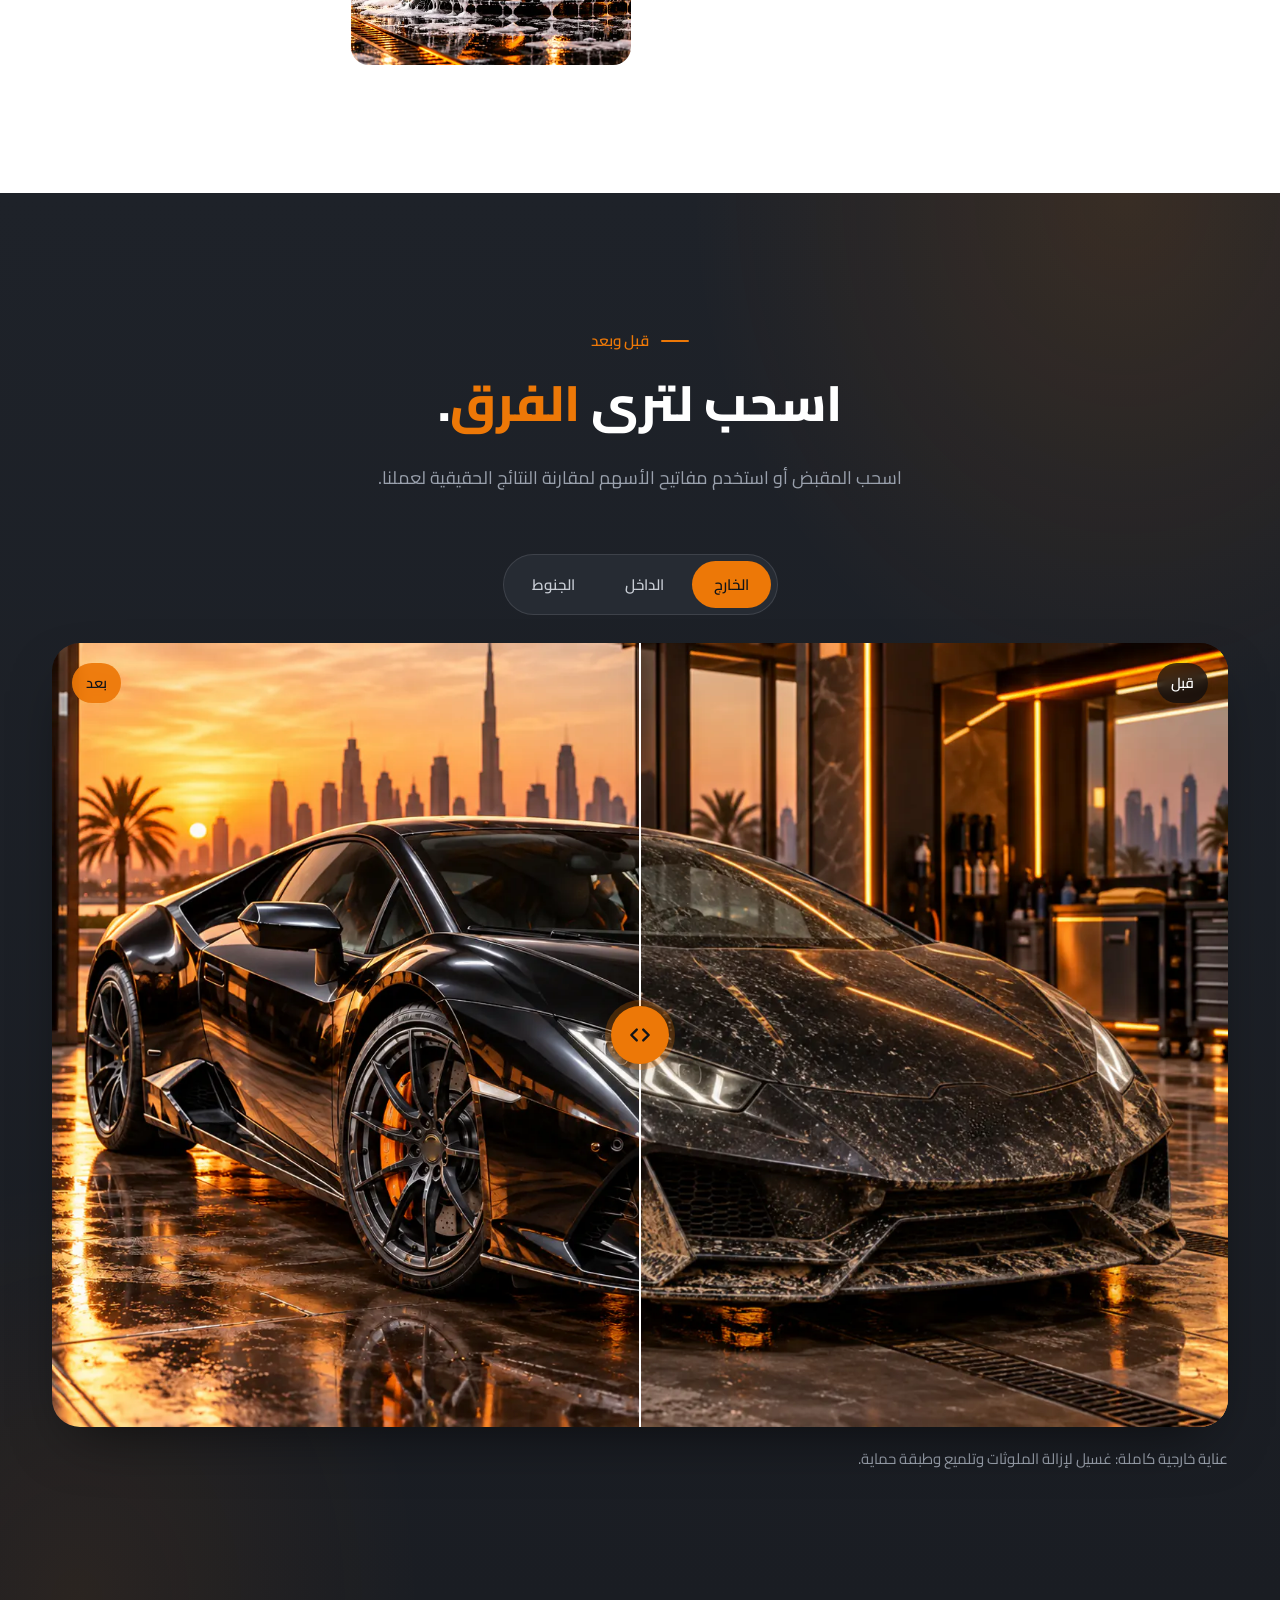
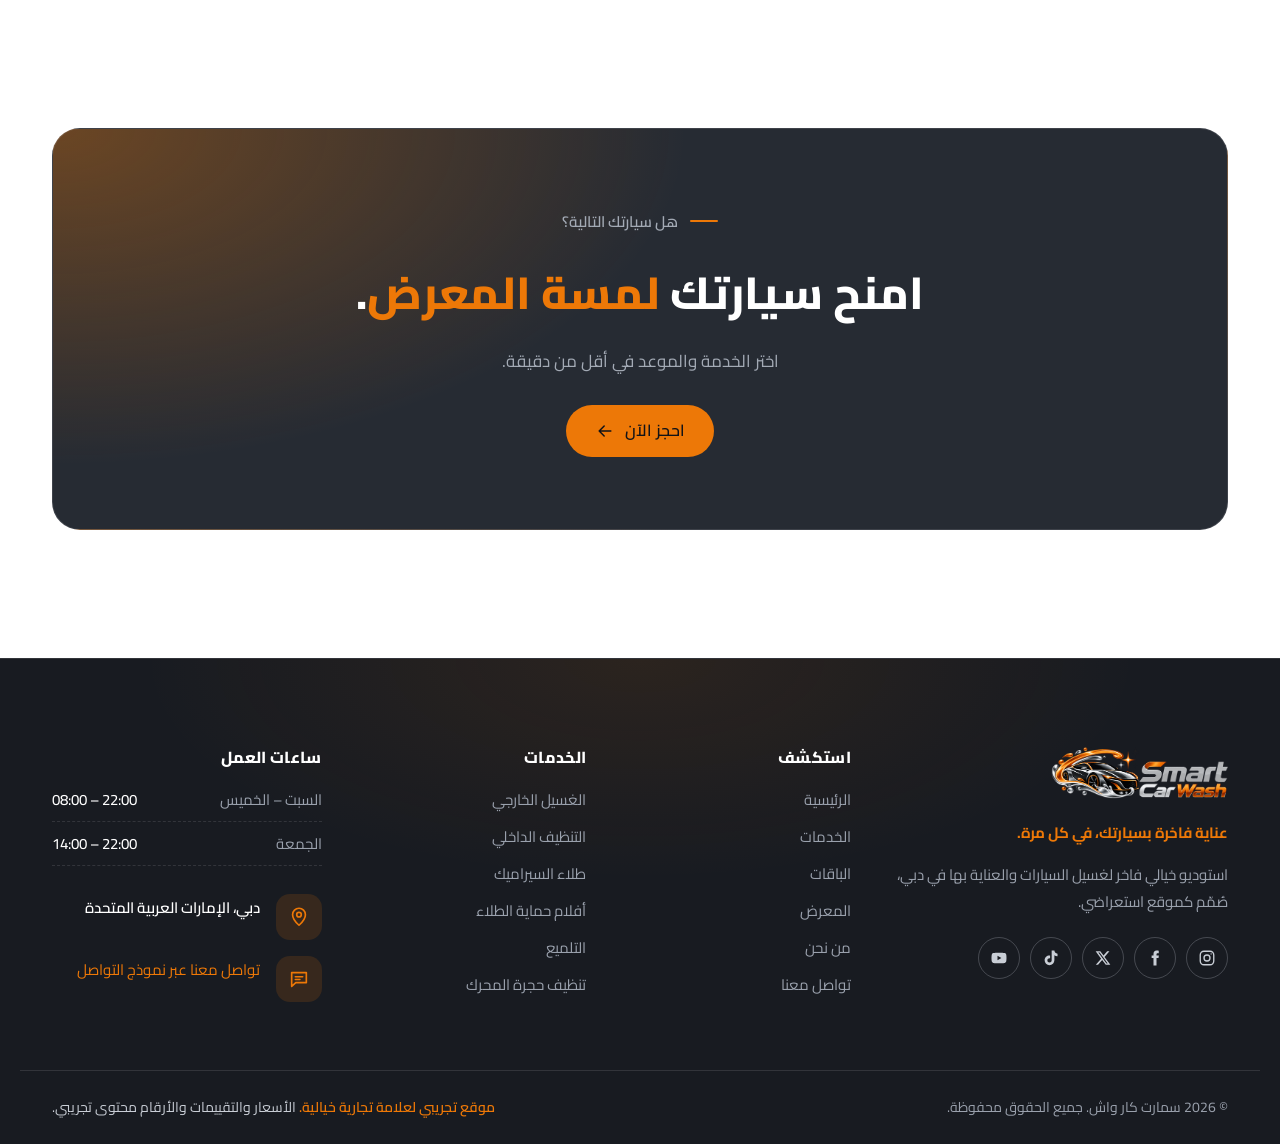
<file: ar/gallery.html>
<!doctype html>
<html lang="ar" dir="rtl" class="no-js">
<head>
  <meta charset="utf-8">
  <meta name="viewport" content="width=device-width, initial-scale=1">
  <title>معرض الصور: نتائج العناية بالسيارات | سمارت كار واش</title>
  <meta name="description" content="تصفّح أعمالنا في العناية الخارجية والداخلية والتفصيلية من استوديو دبي، مع مقارنات قبل وبعد.">
  <link rel="canonical" href="https://shahinalambd.github.io/smart-car-wash-website/ar/gallery.html">
  <link rel="alternate" hreflang="en" href="https://shahinalambd.github.io/smart-car-wash-website/gallery.html">
  <link rel="alternate" hreflang="ar" href="https://shahinalambd.github.io/smart-car-wash-website/ar/gallery.html">
  <link rel="alternate" hreflang="x-default" href="https://shahinalambd.github.io/smart-car-wash-website/gallery.html">
  <meta name="theme-color" content="#111318">
  <meta name="color-scheme" content="dark">
  <meta property="og:type" content="website">
  <meta property="og:url" content="https://shahinalambd.github.io/smart-car-wash-website/ar/gallery.html">
  <meta property="og:site_name" content="سمارت كار واش">
  <meta property="og:title" content="معرض الصور: نتائج العناية بالسيارات | سمارت كار واش">
  <meta property="og:description" content="تصفّح أعمالنا في العناية الخارجية والداخلية والتفصيلية من استوديو دبي، مع مقارنات قبل وبعد.">
  <meta property="og:image" content="https://shahinalambd.github.io/smart-car-wash-website/images/optimized/og-image.jpg">
  <meta property="og:image:width" content="1200">
  <meta property="og:image:height" content="630">
  <meta property="og:image:alt" content="شعار سمارت كار واش فوق سيارة رياضية سوداء في استوديو بدبي">
  <meta property="og:locale" content="ar_AE">
  <meta property="og:locale:alternate" content="en_US">
  <meta name="twitter:card" content="summary_large_image">
  <meta name="twitter:image" content="https://shahinalambd.github.io/smart-car-wash-website/images/optimized/og-image.jpg">
  <link rel="icon" href="../favicon.ico" sizes="32x32">
  <link rel="icon" href="../images/optimized/brand/favicon.svg" type="image/svg+xml">
  <link rel="apple-touch-icon" href="../images/optimized/brand/apple-touch-icon.png">
  <link rel="preconnect" href="https://fonts.googleapis.com">
  <link rel="preconnect" href="https://fonts.gstatic.com" crossorigin>
  <link rel="stylesheet" href="https://fonts.googleapis.com/css2?family=Cairo:wght@400;500;600;700;800&display=swap">
  <link rel="stylesheet" href="../assets/css/style.css">
  <script>document.documentElement.classList.replace('no-js','js');window.SCW_ICONS='../assets/icons.svg';</script>
  <script src="../assets/js/main.js" defer></script>
</head>
<body>
  <a class="skip-link" href="#main">تخطَّ إلى المحتوى</a>
  <header class="site-header">
    <div class="container header-inner">
      <a class="brand" href="index.html"><img src="../images/optimized/brand/logo-light-480.png" srcset="../images/optimized/brand/logo-light-480.png 1x, ../images/optimized/brand/logo-light-960.png 2x" width="157" height="46" alt="Smart Car Wash – سمارت كار واش"></a>
      <nav class="main-nav" aria-label="القائمة الرئيسية"><ul><li><a href="index.html">الرئيسية</a></li><li><a href="services.html">الخدمات</a></li><li><a href="packages.html">الباقات</a></li><li><a href="gallery.html" aria-current="page">المعرض</a></li><li><a href="about.html">من نحن</a></li><li><a href="booking.html">تواصل معنا</a></li></ul></nav>
      <div class="header-actions">
        <a class="lang-switch" href="../gallery.html" hreflang="en" lang="en" aria-label="Read this page in English"><svg class="icon" aria-hidden="true" focusable="false"><use href="../assets/icons.svg#i-globe"/></svg><span>English</span></a>
        <a class="btn btn-primary btn-sm btn-book" href="booking.html#book">احجز الآن</a>
        <button class="menu-toggle" type="button" aria-expanded="false" aria-controls="mobile-menu" aria-label="فتح القائمة" data-label-open="فتح القائمة" data-label-close="إغلاق القائمة"><span></span><span></span><span></span></button>
      </div>
    </div>
  </header>
  <div class="mobile-menu" id="mobile-menu" aria-hidden="true">
    <nav aria-label="قائمة الجوال"><ul><li style="--i:0"><a href="index.html">الرئيسية <svg class="icon flip" aria-hidden="true" focusable="false"><use href="../assets/icons.svg#i-arrow"/></svg></a></li><li style="--i:1"><a href="services.html">الخدمات <svg class="icon flip" aria-hidden="true" focusable="false"><use href="../assets/icons.svg#i-arrow"/></svg></a></li><li style="--i:2"><a href="packages.html">الباقات <svg class="icon flip" aria-hidden="true" focusable="false"><use href="../assets/icons.svg#i-arrow"/></svg></a></li><li style="--i:3"><a href="gallery.html" aria-current="page">المعرض <svg class="icon flip" aria-hidden="true" focusable="false"><use href="../assets/icons.svg#i-arrow"/></svg></a></li><li style="--i:4"><a href="about.html">من نحن <svg class="icon flip" aria-hidden="true" focusable="false"><use href="../assets/icons.svg#i-arrow"/></svg></a></li><li style="--i:5"><a href="booking.html">تواصل معنا <svg class="icon flip" aria-hidden="true" focusable="false"><use href="../assets/icons.svg#i-arrow"/></svg></a></li></ul></nav>
    <div class="mobile-menu__foot">
      <a class="btn btn-primary btn-block" href="booking.html#book">احجز الآن</a>
      <p>مفتوح يوميًا · دبي، الإمارات</p>
    </div>
  </div>

  <main id="main" tabindex="-1">
    <section class="page-hero">
      <div class="hero-media"><picture><source type="image/webp" srcset="../images/optimized/gallery/gallery-8-exterior-finish-600.webp 600w, ../images/optimized/gallery/gallery-8-exterior-finish.webp 1200w" sizes="100vw"><img src="../images/optimized/gallery/gallery-8-exterior-finish-600.jpg" srcset="../images/optimized/gallery/gallery-8-exterior-finish-600.jpg 600w, ../images/optimized/gallery/gallery-8-exterior-finish.jpg 1200w" sizes="100vw" alt="سيارة رياضية سوداء لامعة في استوديو بإضاءة برتقالية" width="1200" height="1200" loading="eager" decoding="async" fetchpriority="high"></picture></div>
      <div class="container" data-reveal>
        <nav class="breadcrumb" aria-label="مسار التنقل"><ol><li><a href="index.html">الرئيسية</a></li><li><span aria-current="page">المعرض</span></li></ol></nav>
        <p class="eyebrow">المعرض</p>
        <h1>نتائج <span class="accent">تتحدث عن نفسها</span>.</h1>
        <p class="lead">نظرة إلى داخل استوديو دبي: غسيل خارجي وتنظيف داخلي وأعمال حماية.</p>
      </div>
    </section>
    <section class="section section--white" aria-labelledby="work-title">
      <div class="container">
        <h2 class="sr-only" id="work-title">أعمالنا</h2>
        <div class="filter-bar" data-filter-bar role="group" aria-label="تصفية الصور"><button class="filter-btn" type="button" data-filter="all" aria-pressed="true">الكل<span class="count">12</span></button><button class="filter-btn" type="button" data-filter="exterior" aria-pressed="false">خارجي<span class="count">5</span></button><button class="filter-btn" type="button" data-filter="interior" aria-pressed="false">داخلي<span class="count">3</span></button><button class="filter-btn" type="button" data-filter="detailing" aria-pressed="false">عناية تفصيلية<span class="count">4</span></button></div>
        <p class="filter-status" aria-live="polite"></p>
        <div class="gallery-grid gallery-grid--4"><button class="g-item" type="button" data-lightbox="gallery" data-cat="exterior" data-full="../images/optimized/gallery/gallery-1-exterior-foam-wash.webp" data-full-jpg="../images/optimized/gallery/gallery-1-exterior-foam-wash.jpg" data-caption="غسيل يدوي بالرغوة" data-alt="فني يغسل سيارة رياضية مغطاة بالرغوة يدويًا" aria-label="عرض الصورة بحجم أكبر: غسيل يدوي بالرغوة" data-reveal style="--d:0"><picture><source type="image/webp" srcset="../images/optimized/gallery/gallery-1-exterior-foam-wash-600.webp 600w, ../images/optimized/gallery/gallery-1-exterior-foam-wash.webp 1200w" sizes="(min-width: 1100px) 300px, (min-width: 720px) 33vw, 50vw"><img src="../images/optimized/gallery/gallery-1-exterior-foam-wash-600.jpg" srcset="../images/optimized/gallery/gallery-1-exterior-foam-wash-600.jpg 600w, ../images/optimized/gallery/gallery-1-exterior-foam-wash.jpg 1200w" sizes="(min-width: 1100px) 300px, (min-width: 720px) 33vw, 50vw" alt="فني يغسل سيارة رياضية مغطاة بالرغوة يدويًا" width="1200" height="1200" loading="lazy" decoding="async"></picture><span class="g-cap"><span><small>خارجي</small>غسيل يدوي بالرغوة</span><span class="g-zoom"><svg class="icon" aria-hidden="true" focusable="false"><use href="../assets/icons.svg#i-expand"/></svg></span></span></button><button class="g-item" type="button" data-lightbox="gallery" data-cat="interior" data-full="../images/optimized/gallery/gallery-2-interior-cleaning.webp" data-full-jpg="../images/optimized/gallery/gallery-2-interior-cleaning.jpg" data-caption="تنظيف المقصورة" data-alt="فني ينظف المقصورة الداخلية لسيارة فاخرة" aria-label="عرض الصورة بحجم أكبر: تنظيف المقصورة" data-reveal style="--d:1"><picture><source type="image/webp" srcset="../images/optimized/gallery/gallery-2-interior-cleaning-600.webp 600w, ../images/optimized/gallery/gallery-2-interior-cleaning.webp 1200w" sizes="(min-width: 1100px) 300px, (min-width: 720px) 33vw, 50vw"><img src="../images/optimized/gallery/gallery-2-interior-cleaning-600.jpg" srcset="../images/optimized/gallery/gallery-2-interior-cleaning-600.jpg 600w, ../images/optimized/gallery/gallery-2-interior-cleaning.jpg 1200w" sizes="(min-width: 1100px) 300px, (min-width: 720px) 33vw, 50vw" alt="فني ينظف المقصورة الداخلية لسيارة فاخرة" width="1200" height="1200" loading="lazy" decoding="async"></picture><span class="g-cap"><span><small>داخلي</small>تنظيف المقصورة</span><span class="g-zoom"><svg class="icon" aria-hidden="true" focusable="false"><use href="../assets/icons.svg#i-expand"/></svg></span></span></button><button class="g-item" type="button" data-lightbox="gallery" data-cat="detailing" data-full="../images/optimized/gallery/gallery-3-detailing-wheel.webp" data-full-jpg="../images/optimized/gallery/gallery-3-detailing-wheel.jpg" data-caption="تنظيف عميق للجنوط" data-alt="تنظيف عميق للجنط بفرشاة ناعمة ورغوة" aria-label="عرض الصورة بحجم أكبر: تنظيف عميق للجنوط" data-reveal style="--d:2"><picture><source type="image/webp" srcset="../images/optimized/gallery/gallery-3-detailing-wheel-600.webp 600w, ../images/optimized/gallery/gallery-3-detailing-wheel.webp 1200w" sizes="(min-width: 1100px) 300px, (min-width: 720px) 33vw, 50vw"><img src="../images/optimized/gallery/gallery-3-detailing-wheel-600.jpg" srcset="../images/optimized/gallery/gallery-3-detailing-wheel-600.jpg 600w, ../images/optimized/gallery/gallery-3-detailing-wheel.jpg 1200w" sizes="(min-width: 1100px) 300px, (min-width: 720px) 33vw, 50vw" alt="تنظيف عميق للجنط بفرشاة ناعمة ورغوة" width="1200" height="1200" loading="lazy" decoding="async"></picture><span class="g-cap"><span><small>عناية تفصيلية</small>تنظيف عميق للجنوط</span><span class="g-zoom"><svg class="icon" aria-hidden="true" focusable="false"><use href="../assets/icons.svg#i-expand"/></svg></span></span></button><button class="g-item" type="button" data-lightbox="gallery" data-cat="detailing" data-full="../images/optimized/gallery/gallery-4-detailing-polish.webp" data-full-jpg="../images/optimized/gallery/gallery-4-detailing-polish.jpg" data-caption="التلميع الآلي" data-alt="فني يلمّع غطاء محرك أسود بالآلة" aria-label="عرض الصورة بحجم أكبر: التلميع الآلي" data-reveal style="--d:3"><picture><source type="image/webp" srcset="../images/optimized/gallery/gallery-4-detailing-polish-600.webp 600w, ../images/optimized/gallery/gallery-4-detailing-polish.webp 1200w" sizes="(min-width: 1100px) 300px, (min-width: 720px) 33vw, 50vw"><img src="../images/optimized/gallery/gallery-4-detailing-polish-600.jpg" srcset="../images/optimized/gallery/gallery-4-detailing-polish-600.jpg 600w, ../images/optimized/gallery/gallery-4-detailing-polish.jpg 1200w" sizes="(min-width: 1100px) 300px, (min-width: 720px) 33vw, 50vw" alt="فني يلمّع غطاء محرك أسود بالآلة" width="1200" height="1200" loading="lazy" decoding="async"></picture><span class="g-cap"><span><small>عناية تفصيلية</small>التلميع الآلي</span><span class="g-zoom"><svg class="icon" aria-hidden="true" focusable="false"><use href="../assets/icons.svg#i-expand"/></svg></span></span></button><button class="g-item" type="button" data-lightbox="gallery" data-cat="exterior" data-full="../images/optimized/gallery/gallery-7-exterior-hand-dry.webp" data-full-jpg="../images/optimized/gallery/gallery-7-exterior-hand-dry.jpg" data-caption="تجفيف يدوي بالمايكروفايبر" data-alt="فني يجفف سيارة رياضية بمناشف المايكروفايبر" aria-label="عرض الصورة بحجم أكبر: تجفيف يدوي بالمايكروفايبر" data-reveal style="--d:0"><picture><source type="image/webp" srcset="../images/optimized/gallery/gallery-7-exterior-hand-dry-600.webp 600w, ../images/optimized/gallery/gallery-7-exterior-hand-dry.webp 1200w" sizes="(min-width: 1100px) 300px, (min-width: 720px) 33vw, 50vw"><img src="../images/optimized/gallery/gallery-7-exterior-hand-dry-600.jpg" srcset="../images/optimized/gallery/gallery-7-exterior-hand-dry-600.jpg 600w, ../images/optimized/gallery/gallery-7-exterior-hand-dry.jpg 1200w" sizes="(min-width: 1100px) 300px, (min-width: 720px) 33vw, 50vw" alt="فني يجفف سيارة رياضية بمناشف المايكروفايبر" width="1200" height="1200" loading="lazy" decoding="async"></picture><span class="g-cap"><span><small>خارجي</small>تجفيف يدوي بالمايكروفايبر</span><span class="g-zoom"><svg class="icon" aria-hidden="true" focusable="false"><use href="../assets/icons.svg#i-expand"/></svg></span></span></button><button class="g-item" type="button" data-lightbox="gallery" data-cat="detailing" data-full="../images/optimized/gallery/gallery-5-detailing-coating.webp" data-full-jpg="../images/optimized/gallery/gallery-5-detailing-coating.jpg" data-caption="طلاء السيراميك" data-alt="تطبيق طلاء السيراميك بإسفنجة خاصة" aria-label="عرض الصورة بحجم أكبر: طلاء السيراميك" data-reveal style="--d:1"><picture><source type="image/webp" srcset="../images/optimized/gallery/gallery-5-detailing-coating-600.webp 600w, ../images/optimized/gallery/gallery-5-detailing-coating.webp 1200w" sizes="(min-width: 1100px) 300px, (min-width: 720px) 33vw, 50vw"><img src="../images/optimized/gallery/gallery-5-detailing-coating-600.jpg" srcset="../images/optimized/gallery/gallery-5-detailing-coating-600.jpg 600w, ../images/optimized/gallery/gallery-5-detailing-coating.jpg 1200w" sizes="(min-width: 1100px) 300px, (min-width: 720px) 33vw, 50vw" alt="تطبيق طلاء السيراميك بإسفنجة خاصة" width="1200" height="1200" loading="lazy" decoding="async"></picture><span class="g-cap"><span><small>عناية تفصيلية</small>طلاء السيراميك</span><span class="g-zoom"><svg class="icon" aria-hidden="true" focusable="false"><use href="../assets/icons.svg#i-expand"/></svg></span></span></button><button class="g-item" type="button" data-lightbox="gallery" data-cat="interior" data-full="../images/optimized/services/service-interior-detailing.webp" data-full-jpg="../images/optimized/services/service-interior-detailing.jpg" data-caption="العناية بالمقاعد الجلدية" data-alt="فني ينظف المقاعد الجلدية لسيارة فاخرة بالمكنسة" aria-label="عرض الصورة بحجم أكبر: العناية بالمقاعد الجلدية" data-reveal style="--d:2"><picture><source type="image/webp" srcset="../images/optimized/services/service-interior-detailing-600.webp 600w, ../images/optimized/services/service-interior-detailing.webp 1200w" sizes="(min-width: 1100px) 300px, (min-width: 720px) 33vw, 50vw"><img src="../images/optimized/services/service-interior-detailing-600.jpg" srcset="../images/optimized/services/service-interior-detailing-600.jpg 600w, ../images/optimized/services/service-interior-detailing.jpg 1200w" sizes="(min-width: 1100px) 300px, (min-width: 720px) 33vw, 50vw" alt="فني ينظف المقاعد الجلدية لسيارة فاخرة بالمكنسة" width="1200" height="900" loading="lazy" decoding="async"></picture><span class="g-cap"><span><small>داخلي</small>العناية بالمقاعد الجلدية</span><span class="g-zoom"><svg class="icon" aria-hidden="true" focusable="false"><use href="../assets/icons.svg#i-expand"/></svg></span></span></button><button class="g-item" type="button" data-lightbox="gallery" data-cat="exterior" data-full="../images/optimized/gallery/gallery-8-exterior-finish.webp" data-full-jpg="../images/optimized/gallery/gallery-8-exterior-finish.jpg" data-caption="لمسة صالة العرض" data-alt="سيارة رياضية سوداء لامعة في استوديو بإضاءة برتقالية" aria-label="عرض الصورة بحجم أكبر: لمسة صالة العرض" data-reveal style="--d:3"><picture><source type="image/webp" srcset="../images/optimized/gallery/gallery-8-exterior-finish-600.webp 600w, ../images/optimized/gallery/gallery-8-exterior-finish.webp 1200w" sizes="(min-width: 1100px) 300px, (min-width: 720px) 33vw, 50vw"><img src="../images/optimized/gallery/gallery-8-exterior-finish-600.jpg" srcset="../images/optimized/gallery/gallery-8-exterior-finish-600.jpg 600w, ../images/optimized/gallery/gallery-8-exterior-finish.jpg 1200w" sizes="(min-width: 1100px) 300px, (min-width: 720px) 33vw, 50vw" alt="سيارة رياضية سوداء لامعة في استوديو بإضاءة برتقالية" width="1200" height="1200" loading="lazy" decoding="async"></picture><span class="g-cap"><span><small>خارجي</small>لمسة صالة العرض</span><span class="g-zoom"><svg class="icon" aria-hidden="true" focusable="false"><use href="../assets/icons.svg#i-expand"/></svg></span></span></button><button class="g-item" type="button" data-lightbox="gallery" data-cat="detailing" data-full="../images/optimized/gallery/gallery-6-detailing-engine.webp" data-full-jpg="../images/optimized/gallery/gallery-6-detailing-engine.jpg" data-caption="تنظيف حجرة المحرك بالبخار" data-alt="تنظيف حجرة المحرك بالبخار" aria-label="عرض الصورة بحجم أكبر: تنظيف حجرة المحرك بالبخار" data-reveal style="--d:0"><picture><source type="image/webp" srcset="../images/optimized/gallery/gallery-6-detailing-engine-600.webp 600w, ../images/optimized/gallery/gallery-6-detailing-engine.webp 1200w" sizes="(min-width: 1100px) 300px, (min-width: 720px) 33vw, 50vw"><img src="../images/optimized/gallery/gallery-6-detailing-engine-600.jpg" srcset="../images/optimized/gallery/gallery-6-detailing-engine-600.jpg 600w, ../images/optimized/gallery/gallery-6-detailing-engine.jpg 1200w" sizes="(min-width: 1100px) 300px, (min-width: 720px) 33vw, 50vw" alt="تنظيف حجرة المحرك بالبخار" width="1200" height="1200" loading="lazy" decoding="async"></picture><span class="g-cap"><span><small>عناية تفصيلية</small>تنظيف حجرة المحرك بالبخار</span><span class="g-zoom"><svg class="icon" aria-hidden="true" focusable="false"><use href="../assets/icons.svg#i-expand"/></svg></span></span></button><button class="g-item" type="button" data-lightbox="gallery" data-cat="interior" data-full="../images/optimized/before-after/after-interior.webp" data-full-jpg="../images/optimized/before-after/after-interior.jpg" data-caption="المقصورة بعد التنظيف" data-alt="المقصورة نفسها نظيفة ومرطّبة بعد التنظيف" aria-label="عرض الصورة بحجم أكبر: المقصورة بعد التنظيف" data-reveal style="--d:1"><picture><source type="image/webp" srcset="../images/optimized/before-after/after-interior-800.webp 800w, ../images/optimized/before-after/after-interior.webp 1600w" sizes="(min-width: 1100px) 300px, (min-width: 720px) 33vw, 50vw"><img src="../images/optimized/before-after/after-interior-800.jpg" srcset="../images/optimized/before-after/after-interior-800.jpg 800w, ../images/optimized/before-after/after-interior.jpg 1600w" sizes="(min-width: 1100px) 300px, (min-width: 720px) 33vw, 50vw" alt="المقصورة نفسها نظيفة ومرطّبة بعد التنظيف" width="1600" height="1067" loading="lazy" decoding="async"></picture><span class="g-cap"><span><small>داخلي</small>المقصورة بعد التنظيف</span><span class="g-zoom"><svg class="icon" aria-hidden="true" focusable="false"><use href="../assets/icons.svg#i-expand"/></svg></span></span></button><button class="g-item" type="button" data-lightbox="gallery" data-cat="exterior" data-full="../images/optimized/services/service-exterior-wash.webp" data-full-jpg="../images/optimized/services/service-exterior-wash.jpg" data-caption="غسيل جماعي بالرغوة" data-alt="فنيان يغسلان سيارة رياضية سوداء بالرغوة" aria-label="عرض الصورة بحجم أكبر: غسيل جماعي بالرغوة" data-reveal style="--d:2"><picture><source type="image/webp" srcset="../images/optimized/services/service-exterior-wash-600.webp 600w, ../images/optimized/services/service-exterior-wash.webp 1200w" sizes="(min-width: 1100px) 300px, (min-width: 720px) 33vw, 50vw"><img src="../images/optimized/services/service-exterior-wash-600.jpg" srcset="../images/optimized/services/service-exterior-wash-600.jpg 600w, ../images/optimized/services/service-exterior-wash.jpg 1200w" sizes="(min-width: 1100px) 300px, (min-width: 720px) 33vw, 50vw" alt="فنيان يغسلان سيارة رياضية سوداء بالرغوة" width="1200" height="900" loading="lazy" decoding="async"></picture><span class="g-cap"><span><small>خارجي</small>غسيل جماعي بالرغوة</span><span class="g-zoom"><svg class="icon" aria-hidden="true" focusable="false"><use href="../assets/icons.svg#i-expand"/></svg></span></span></button><button class="g-item" type="button" data-lightbox="gallery" data-cat="exterior" data-full="../images/optimized/before-after/after-suv.webp" data-full-jpg="../images/optimized/before-after/after-suv.jpg" data-caption="لمعان عميق بعد العناية" data-alt="السيارة الرياضية نفسها بلمعان عميق بعد العناية الخارجية" aria-label="عرض الصورة بحجم أكبر: لمعان عميق بعد العناية" data-reveal style="--d:3"><picture><source type="image/webp" srcset="../images/optimized/before-after/after-suv-800.webp 800w, ../images/optimized/before-after/after-suv.webp 1600w" sizes="(min-width: 1100px) 300px, (min-width: 720px) 33vw, 50vw"><img src="../images/optimized/before-after/after-suv-800.jpg" srcset="../images/optimized/before-after/after-suv-800.jpg 800w, ../images/optimized/before-after/after-suv.jpg 1600w" sizes="(min-width: 1100px) 300px, (min-width: 720px) 33vw, 50vw" alt="السيارة الرياضية نفسها بلمعان عميق بعد العناية الخارجية" width="1600" height="1067" loading="lazy" decoding="async"></picture><span class="g-cap"><span><small>خارجي</small>لمعان عميق بعد العناية</span><span class="g-zoom"><svg class="icon" aria-hidden="true" focusable="false"><use href="../assets/icons.svg#i-expand"/></svg></span></span></button></div>
      </div>
    </section>

    <section class="section section--dark" id="compare" aria-labelledby="compare-title">
      <div class="container">
        <div class="section-head section-head--center" data-reveal>
          <p class="eyebrow">قبل وبعد</p>
          <h2 class="h2" id="compare-title">اسحب لترى <span class="accent">الفرق</span>.</h2>
          <p class="lead">اسحب المقبض أو استخدم مفاتيح الأسهم لمقارنة النتائج الحقيقية لعملنا.</p>
        </div>
        <div data-reveal>
          <div style="text-align:center"><div class="ba-tabs" role="tablist" aria-label="أمثلة المقارنة"><button class="ba-tab" type="button" role="tab" id="compare-tab-suv" aria-controls="compare-panel-suv" aria-selected="true">الخارج</button><button class="ba-tab" type="button" role="tab" id="compare-tab-interior" aria-controls="compare-panel-interior" aria-selected="false" tabindex="-1">الداخل</button><button class="ba-tab" type="button" role="tab" id="compare-tab-wheel" aria-controls="compare-panel-wheel" aria-selected="false" tabindex="-1">الجنوط</button></div></div>

          <div class="ba-panel" role="tabpanel" id="compare-panel-suv" aria-labelledby="compare-tab-suv">
            <div class="ba">
              <picture class="ba-after"><source type="image/webp" srcset="../images/optimized/before-after/after-suv-800.webp 800w, ../images/optimized/before-after/after-suv.webp 1600w" sizes="(min-width: 1240px) 1180px, 100vw"><img src="../images/optimized/before-after/after-suv-800.jpg" srcset="../images/optimized/before-after/after-suv-800.jpg 800w, ../images/optimized/before-after/after-suv.jpg 1600w" sizes="(min-width: 1240px) 1180px, 100vw" alt="السيارة الرياضية نفسها بلمعان عميق بعد العناية الخارجية" width="1600" height="1067" loading="lazy" decoding="async"></picture>
              <picture class="ba-before"><source type="image/webp" srcset="../images/optimized/before-after/before-suv-800.webp 800w, ../images/optimized/before-after/before-suv.webp 1600w" sizes="(min-width: 1240px) 1180px, 100vw"><img src="../images/optimized/before-after/before-suv-800.jpg" srcset="../images/optimized/before-after/before-suv-800.jpg 800w, ../images/optimized/before-after/before-suv.jpg 1600w" sizes="(min-width: 1240px) 1180px, 100vw" alt="سيارة رياضية مغطاة بالغبار والأوساخ قبل التنظيف" width="1600" height="1067" loading="lazy" decoding="async"></picture>
              <span class="ba-label ba-label--before" aria-hidden="true">قبل</span>
              <span class="ba-label ba-label--after" aria-hidden="true">بعد</span>
              <div class="ba-handle" aria-hidden="true"><span class="ba-knob"><svg class="icon" aria-hidden="true" focusable="false"><use href="../assets/icons.svg#i-arrows-h"/></svg></span></div>
              <input type="range" min="0" max="100" value="50" aria-label="مقارنة قبل وبعد: الخارج">
            </div>
            <p class="ba-caption">عناية خارجية كاملة: غسيل لإزالة الملوثات وتلميع وطبقة حماية.</p>
          </div>
          <div class="ba-panel" role="tabpanel" id="compare-panel-interior" aria-labelledby="compare-tab-interior" hidden>
            <div class="ba">
              <picture class="ba-after"><source type="image/webp" srcset="../images/optimized/before-after/after-interior-800.webp 800w, ../images/optimized/before-after/after-interior.webp 1600w" sizes="(min-width: 1240px) 1180px, 100vw"><img src="../images/optimized/before-after/after-interior-800.jpg" srcset="../images/optimized/before-after/after-interior-800.jpg 800w, ../images/optimized/before-after/after-interior.jpg 1600w" sizes="(min-width: 1240px) 1180px, 100vw" alt="المقصورة نفسها نظيفة ومرطّبة بعد التنظيف" width="1600" height="1067" loading="lazy" decoding="async"></picture>
              <picture class="ba-before"><source type="image/webp" srcset="../images/optimized/before-after/before-interior-800.webp 800w, ../images/optimized/before-after/before-interior.webp 1600w" sizes="(min-width: 1240px) 1180px, 100vw"><img src="../images/optimized/before-after/before-interior-800.jpg" srcset="../images/optimized/before-after/before-interior-800.jpg 800w, ../images/optimized/before-after/before-interior.jpg 1600w" sizes="(min-width: 1240px) 1180px, 100vw" alt="مقصورة سيارة مغبرة بمقاعد ولوحة قيادة متسخة قبل التنظيف" width="1600" height="1067" loading="lazy" decoding="async"></picture>
              <span class="ba-label ba-label--before" aria-hidden="true">قبل</span>
              <span class="ba-label ba-label--after" aria-hidden="true">بعد</span>
              <div class="ba-handle" aria-hidden="true"><span class="ba-knob"><svg class="icon" aria-hidden="true" focusable="false"><use href="../assets/icons.svg#i-arrows-h"/></svg></span></div>
              <input type="range" min="0" max="100" value="50" aria-label="مقارنة قبل وبعد: الداخل">
            </div>
            <p class="ba-caption">تنظيف داخلي: تنظيف عميق بالمكنسة والبخار مع العناية بالجلد.</p>
          </div>
          <div class="ba-panel" role="tabpanel" id="compare-panel-wheel" aria-labelledby="compare-tab-wheel" hidden>
            <div class="ba">
              <picture class="ba-after"><source type="image/webp" srcset="../images/optimized/before-after/after-wheel-800.webp 800w, ../images/optimized/before-after/after-wheel.webp 1600w" sizes="(min-width: 1240px) 1180px, 100vw"><img src="../images/optimized/before-after/after-wheel-800.jpg" srcset="../images/optimized/before-after/after-wheel-800.jpg 800w, ../images/optimized/before-after/after-wheel.jpg 1600w" sizes="(min-width: 1240px) 1180px, 100vw" alt="الجنط نفسه نظيف ولامع بعد التنظيف" width="1600" height="1067" loading="lazy" decoding="async"></picture>
              <picture class="ba-before"><source type="image/webp" srcset="../images/optimized/before-after/before-wheel-800.webp 800w, ../images/optimized/before-after/before-wheel.webp 1600w" sizes="(min-width: 1240px) 1180px, 100vw"><img src="../images/optimized/before-after/before-wheel-800.jpg" srcset="../images/optimized/before-after/before-wheel-800.jpg 800w, ../images/optimized/before-after/before-wheel.jpg 1600w" sizes="(min-width: 1240px) 1180px, 100vw" alt="جنط مغطى بغبار المكابح والطين قبل التنظيف" width="1600" height="1067" loading="lazy" decoding="async"></picture>
              <span class="ba-label ba-label--before" aria-hidden="true">قبل</span>
              <span class="ba-label ba-label--after" aria-hidden="true">بعد</span>
              <div class="ba-handle" aria-hidden="true"><span class="ba-knob"><svg class="icon" aria-hidden="true" focusable="false"><use href="../assets/icons.svg#i-arrows-h"/></svg></span></div>
              <input type="range" min="0" max="100" value="50" aria-label="مقارنة قبل وبعد: الجنوط">
            </div>
            <p class="ba-caption">تنظيف عميق للجنوط: مزيل برادة الحديد وفرش ناعمة وطبقة حماية.</p>
          </div>
        </div>
      </div>
    </section>

    <section class="section section--white">
      <div class="container">
        <div class="cta-band" data-reveal="zoom">
          <p class="eyebrow" style="justify-content:center">هل سيارتك التالية؟</p>
          <h2>امنح سيارتك <span class="accent">لمسة المعرض</span>.</h2>
          <p>اختر الخدمة والموعد في أقل من دقيقة.</p>
          <div class="btn-row">
            <a class="btn btn-primary" href="booking.html#book">احجز الآن <svg class="icon icon--arrow flip" aria-hidden="true" focusable="false"><use href="../assets/icons.svg#i-arrow"/></svg></a>

          </div>
        </div>
      </div>
    </section>
  </main>
  <footer class="site-footer">
    <div class="container footer-grid">
      <div>
        <a class="footer-logo" href="index.html"><img src="../images/optimized/brand/logo-light-480.png" srcset="../images/optimized/brand/logo-light-480.png 1x, ../images/optimized/brand/logo-light-960.png 2x" width="177" height="52" alt="Smart Car Wash" loading="lazy"></a>
        <p><strong class="accent">عناية فاخرة بسيارتك، في كل مرة.</strong></p>
        <p>استوديو خيالي فاخر لغسيل السيارات والعناية بها في دبي، صُمّم كموقع استعراضي.</p>
        <ul class="socials" aria-label="وسائل التواصل الاجتماعي (أيقونات توضيحية دون روابط)"><li><span class="social" role="img" aria-label="Instagram"><svg class="icon" aria-hidden="true" focusable="false"><use href="../assets/icons.svg#i-instagram"/></svg></span></li><li><span class="social" role="img" aria-label="Facebook"><svg class="icon icon--fill" aria-hidden="true" focusable="false"><use href="../assets/icons.svg#i-facebook"/></svg></span></li><li><span class="social" role="img" aria-label="X"><svg class="icon icon--fill" aria-hidden="true" focusable="false"><use href="../assets/icons.svg#i-x"/></svg></span></li><li><span class="social" role="img" aria-label="TikTok"><svg class="icon icon--fill" aria-hidden="true" focusable="false"><use href="../assets/icons.svg#i-tiktok"/></svg></span></li><li><span class="social" role="img" aria-label="YouTube"><svg class="icon icon--fill" aria-hidden="true" focusable="false"><use href="../assets/icons.svg#i-youtube"/></svg></span></li></ul>
      </div>
      <div>
        <h2>استكشف</h2>
        <ul class="footer-links"><li><a href="index.html">الرئيسية</a></li><li><a href="services.html">الخدمات</a></li><li><a href="packages.html">الباقات</a></li><li><a href="gallery.html">المعرض</a></li><li><a href="about.html">من نحن</a></li><li><a href="booking.html">تواصل معنا</a></li></ul>
      </div>
      <div>
        <h2>الخدمات</h2>
        <ul class="footer-links"><li><a href="services.html#exterior-wash">الغسيل الخارجي</a></li><li><a href="services.html#interior-detailing">التنظيف الداخلي</a></li><li><a href="services.html#ceramic-coating">طلاء السيراميك</a></li><li><a href="services.html#paint-protection-film">أفلام حماية الطلاء</a></li><li><a href="services.html#polishing">التلميع</a></li><li><a href="services.html#engine-bay">تنظيف حجرة المحرك</a></li></ul>
      </div>
      <div>
        <h2>ساعات العمل</h2>
        <ul class="hours"><li><span>السبت – الخميس</span><b dir="ltr">08:00 – 22:00</b></li><li><span>الجمعة</span><b dir="ltr">14:00 – 22:00</b></li></ul>
        <ul class="info-list">
          <li><span class="ico"><svg class="icon" aria-hidden="true" focusable="false"><use href="../assets/icons.svg#i-pin"/></svg></span><span><b>دبي، الإمارات العربية المتحدة</b></span></li>
          <li><span class="ico"><svg class="icon" aria-hidden="true" focusable="false"><use href="../assets/icons.svg#i-message"/></svg></span><span><a href="booking.html#contact">تواصل معنا عبر نموذج التواصل</a></span></li>
        </ul>
      </div>
    </div>
    <div class="container footer-bottom">
      <p>© <span data-year>2026</span> سمارت كار واش. جميع الحقوق محفوظة.</p>
      <p class="concept-note"><b>موقع تجريبي لعلامة تجارية خيالية.</b> الأسعار والتقييمات والأرقام محتوى تجريبي.</p>
    </div>
  </footer>
  <button class="icon-btn to-top" type="button" aria-label="العودة إلى الأعلى"><svg class="icon" aria-hidden="true" focusable="false"><use href="../assets/icons.svg#i-arrow-up"/></svg></button>
</body>
</html>
</file>
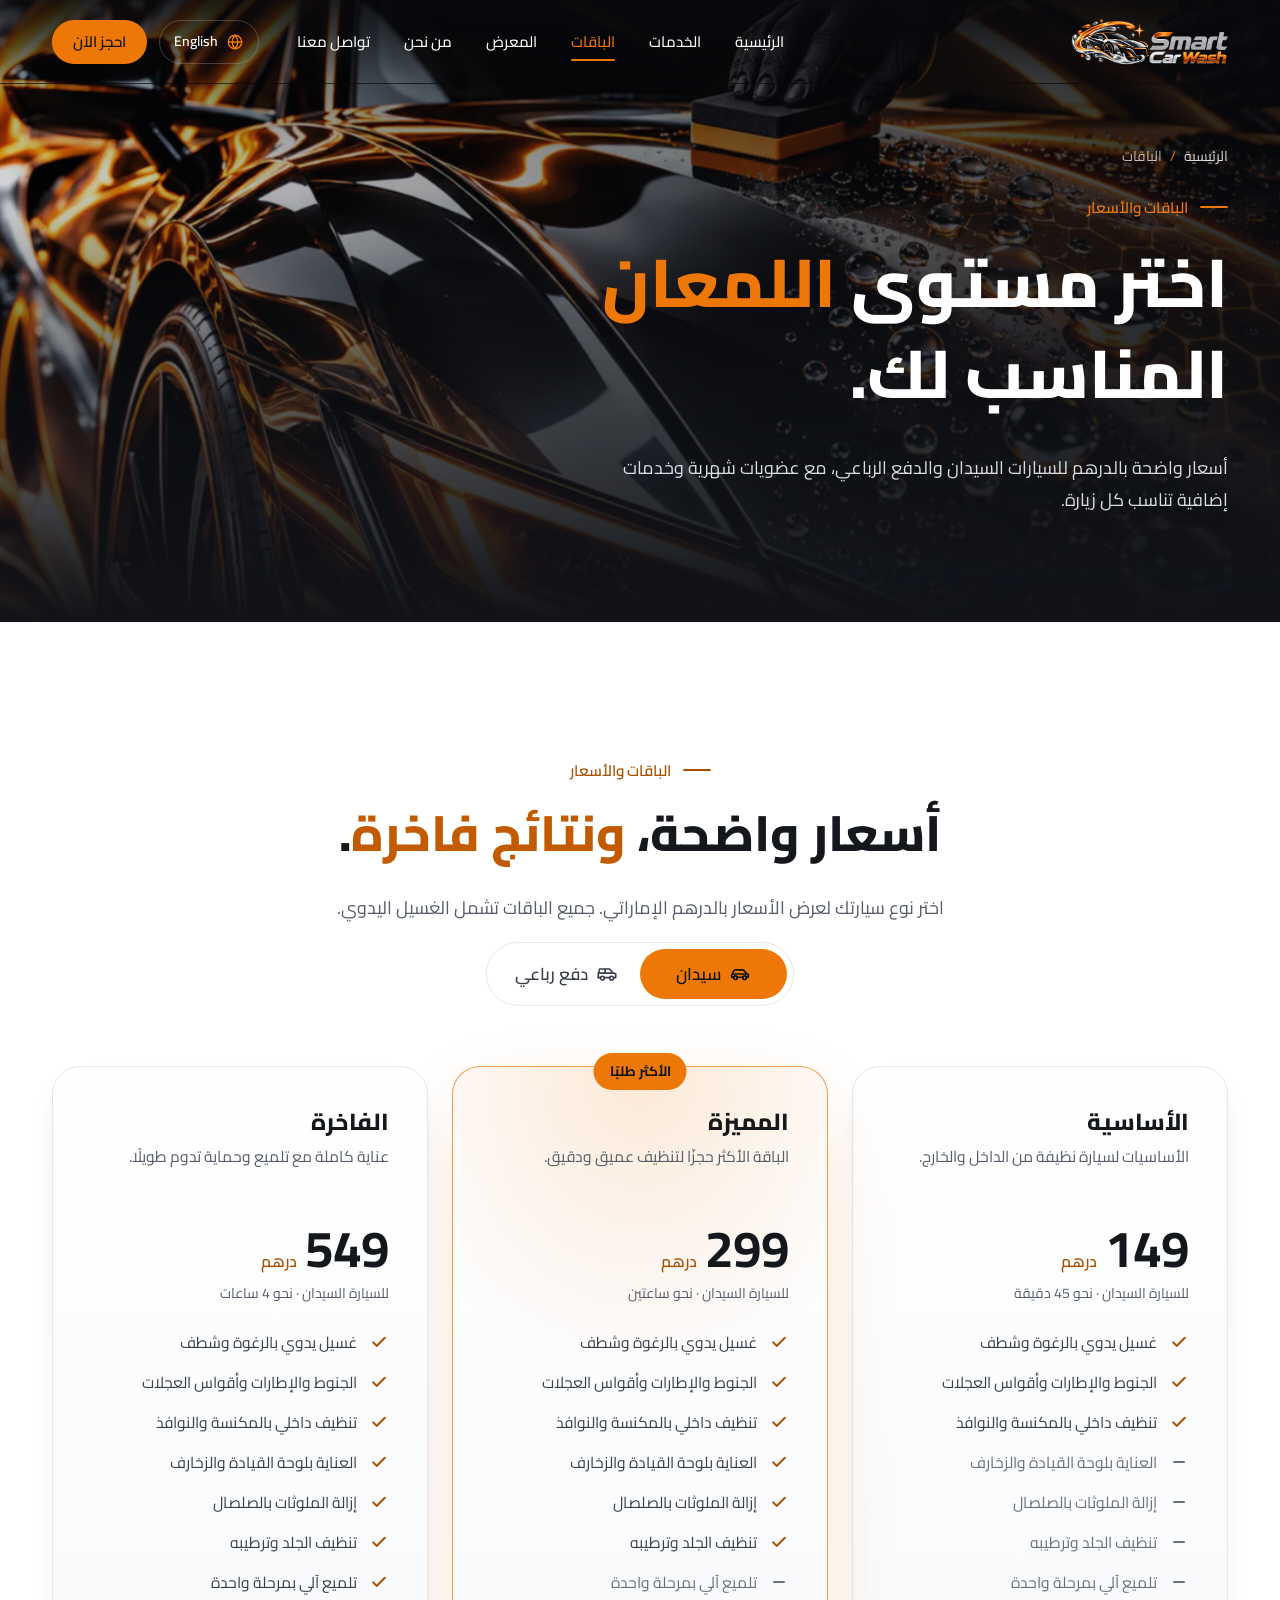
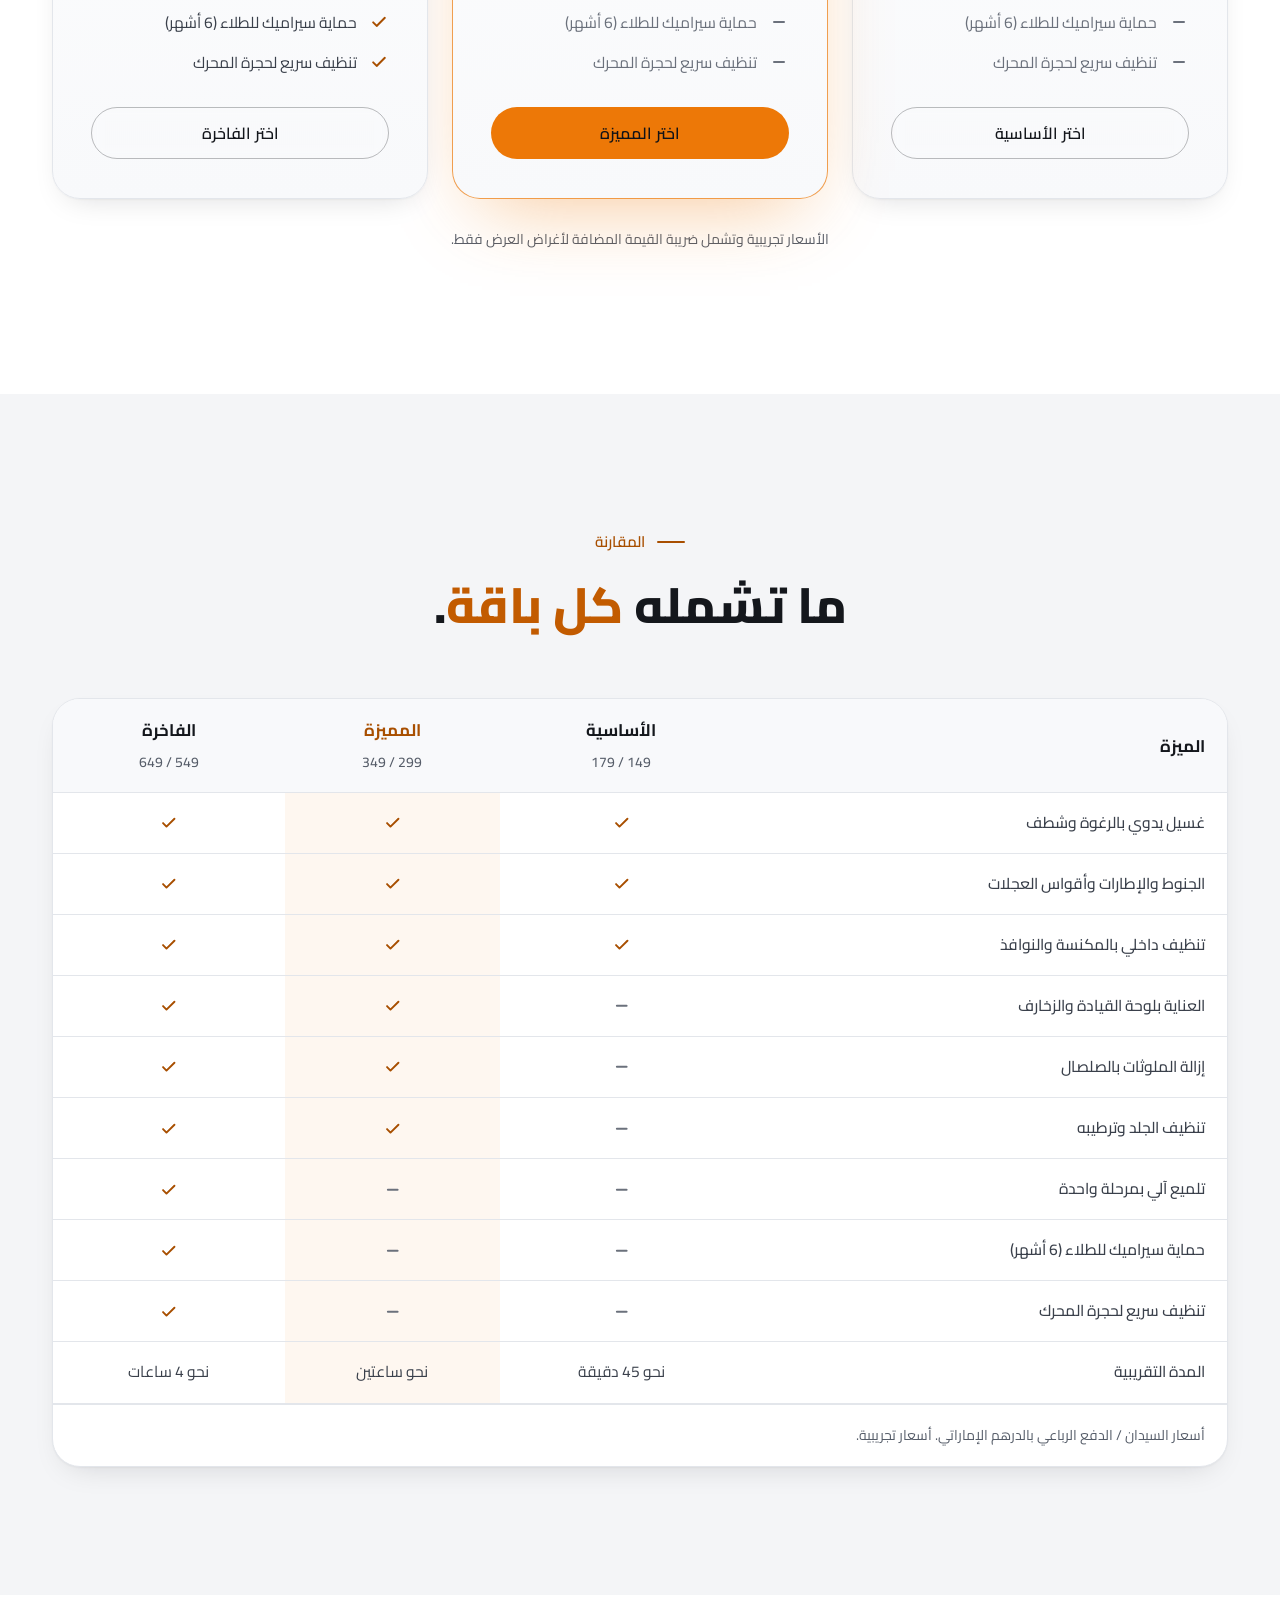
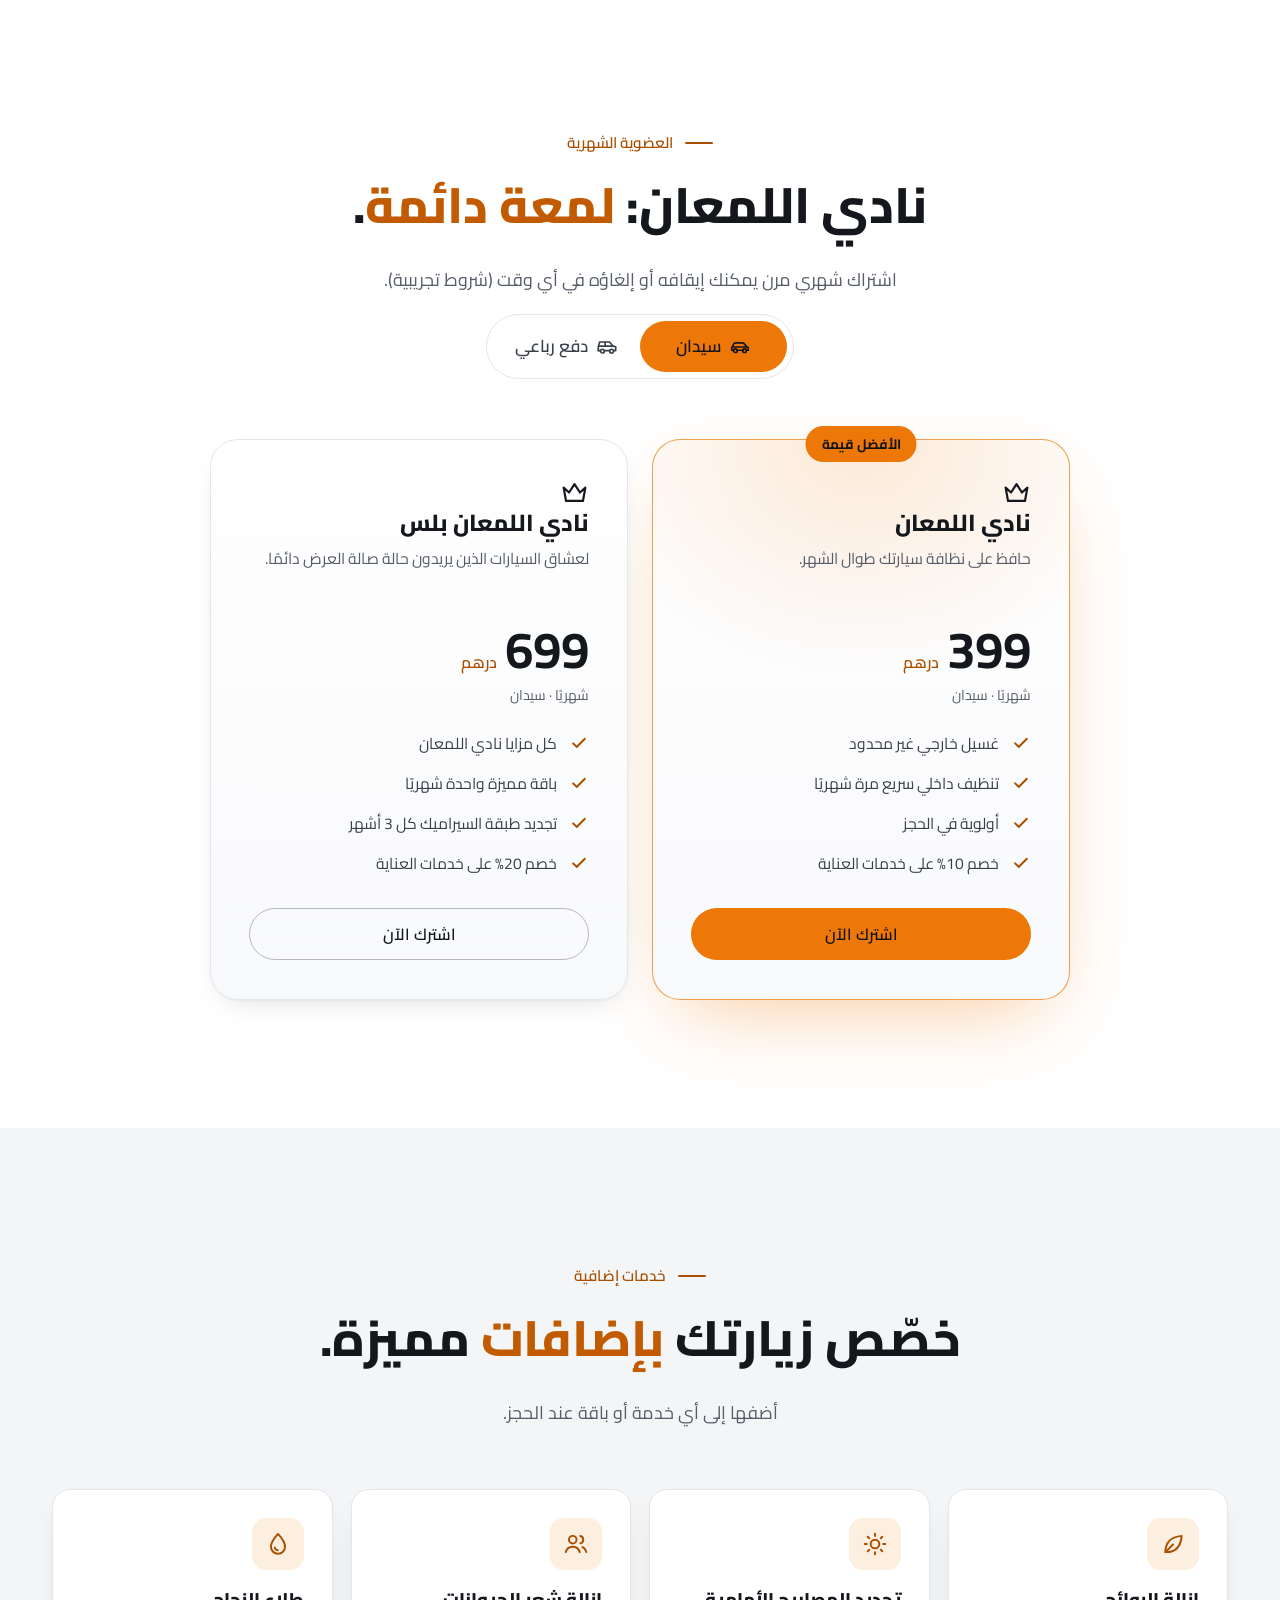
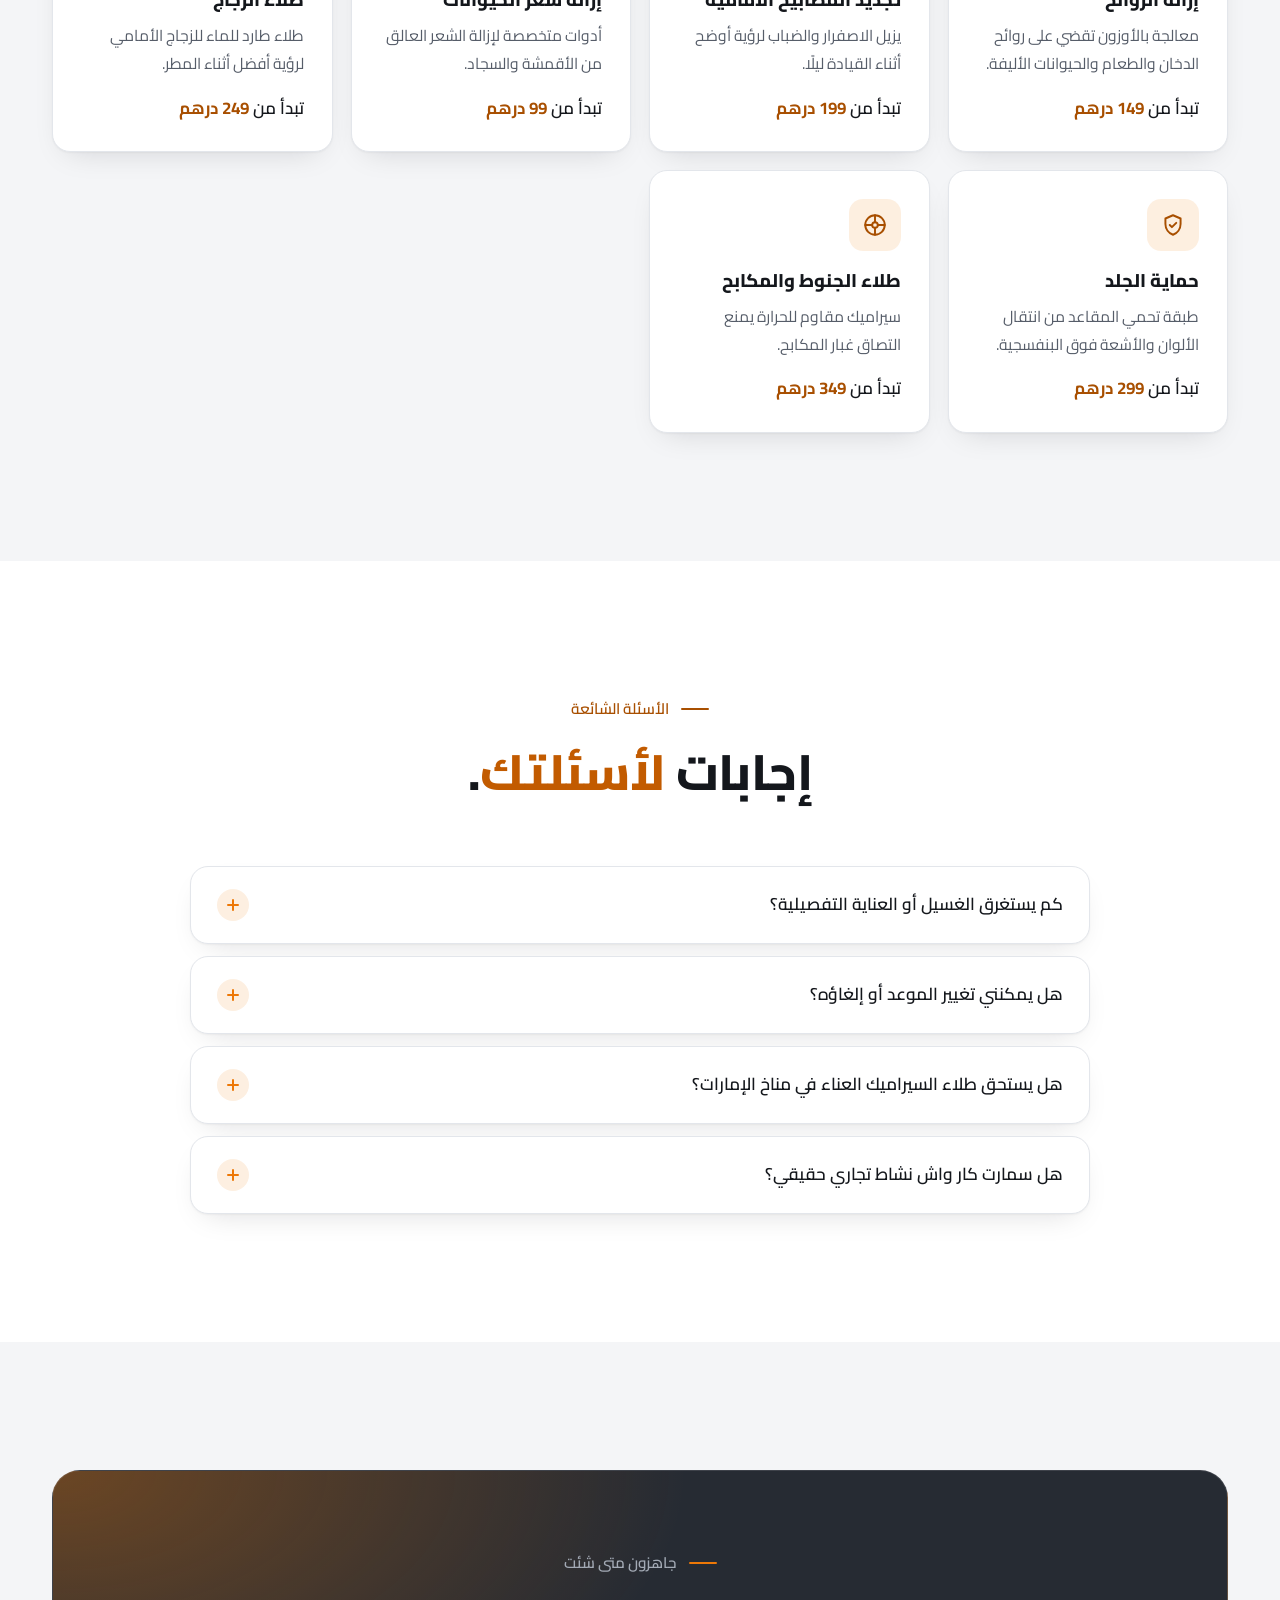
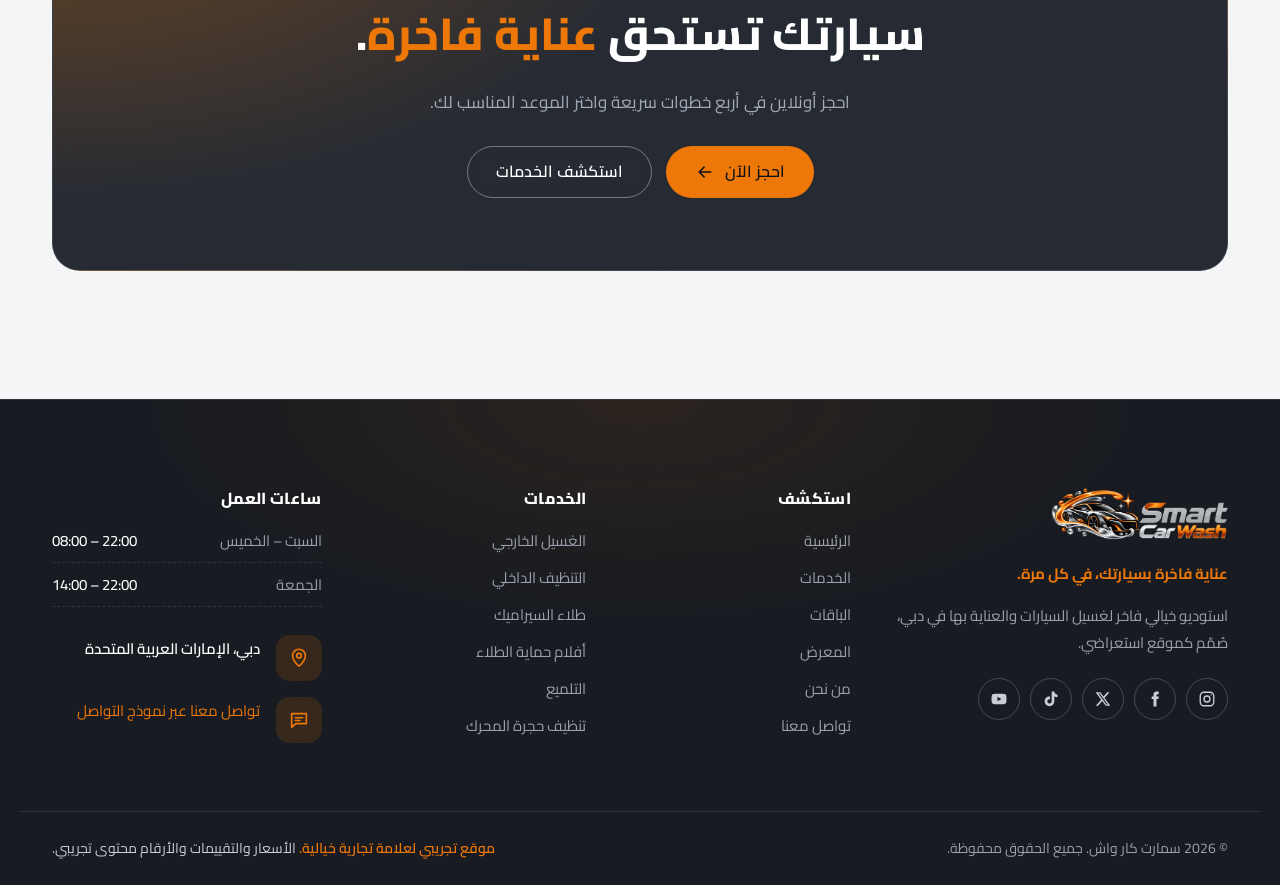
<file: ar/packages.html>
<!doctype html>
<html lang="ar" dir="rtl" class="no-js">
<head>
  <meta charset="utf-8">
  <meta name="viewport" content="width=device-width, initial-scale=1">
  <title>باقات وأسعار غسيل السيارات بالدرهم | سمارت كار واش</title>
  <meta name="description" content="قارن بين الباقات الأساسية والمميزة والفاخرة للسيارات السيدان والدفع الرباعي، إلى جانب عضويات نادي اللمعان الشهرية والخدمات الإضافية.">
  <link rel="canonical" href="https://shahinalambd.github.io/smart-car-wash-website/ar/packages.html">
  <link rel="alternate" hreflang="en" href="https://shahinalambd.github.io/smart-car-wash-website/packages.html">
  <link rel="alternate" hreflang="ar" href="https://shahinalambd.github.io/smart-car-wash-website/ar/packages.html">
  <link rel="alternate" hreflang="x-default" href="https://shahinalambd.github.io/smart-car-wash-website/packages.html">
  <meta name="theme-color" content="#111318">
  <meta name="color-scheme" content="dark">
  <meta property="og:type" content="website">
  <meta property="og:url" content="https://shahinalambd.github.io/smart-car-wash-website/ar/packages.html">
  <meta property="og:site_name" content="سمارت كار واش">
  <meta property="og:title" content="باقات وأسعار غسيل السيارات بالدرهم | سمارت كار واش">
  <meta property="og:description" content="قارن بين الباقات الأساسية والمميزة والفاخرة للسيارات السيدان والدفع الرباعي، إلى جانب عضويات نادي اللمعان الشهرية والخدمات الإضافية.">
  <meta property="og:image" content="https://shahinalambd.github.io/smart-car-wash-website/images/optimized/og-image.jpg">
  <meta property="og:image:width" content="1200">
  <meta property="og:image:height" content="630">
  <meta property="og:image:alt" content="شعار سمارت كار واش فوق سيارة رياضية سوداء في استوديو بدبي">
  <meta property="og:locale" content="ar_AE">
  <meta property="og:locale:alternate" content="en_US">
  <meta name="twitter:card" content="summary_large_image">
  <meta name="twitter:image" content="https://shahinalambd.github.io/smart-car-wash-website/images/optimized/og-image.jpg">
  <link rel="icon" href="../favicon.ico" sizes="32x32">
  <link rel="icon" href="../images/optimized/brand/favicon.svg" type="image/svg+xml">
  <link rel="apple-touch-icon" href="../images/optimized/brand/apple-touch-icon.png">
  <link rel="preconnect" href="https://fonts.googleapis.com">
  <link rel="preconnect" href="https://fonts.gstatic.com" crossorigin>
  <link rel="stylesheet" href="https://fonts.googleapis.com/css2?family=Cairo:wght@400;500;600;700;800&display=swap">
  <link rel="stylesheet" href="../assets/css/style.css">
  <script>document.documentElement.classList.replace('no-js','js');window.SCW_ICONS='../assets/icons.svg';</script>
  <script src="../assets/js/main.js" defer></script>
</head>
<body>
  <a class="skip-link" href="#main">تخطَّ إلى المحتوى</a>
  <header class="site-header">
    <div class="container header-inner">
      <a class="brand" href="index.html"><img src="../images/optimized/brand/logo-light-480.png" srcset="../images/optimized/brand/logo-light-480.png 1x, ../images/optimized/brand/logo-light-960.png 2x" width="157" height="46" alt="Smart Car Wash – سمارت كار واش"></a>
      <nav class="main-nav" aria-label="القائمة الرئيسية"><ul><li><a href="index.html">الرئيسية</a></li><li><a href="services.html">الخدمات</a></li><li><a href="packages.html" aria-current="page">الباقات</a></li><li><a href="gallery.html">المعرض</a></li><li><a href="about.html">من نحن</a></li><li><a href="booking.html">تواصل معنا</a></li></ul></nav>
      <div class="header-actions">
        <a class="lang-switch" href="../packages.html" hreflang="en" lang="en" aria-label="Read this page in English"><svg class="icon" aria-hidden="true" focusable="false"><use href="../assets/icons.svg#i-globe"/></svg><span>English</span></a>
        <a class="btn btn-primary btn-sm btn-book" href="booking.html#book">احجز الآن</a>
        <button class="menu-toggle" type="button" aria-expanded="false" aria-controls="mobile-menu" aria-label="فتح القائمة" data-label-open="فتح القائمة" data-label-close="إغلاق القائمة"><span></span><span></span><span></span></button>
      </div>
    </div>
  </header>
  <div class="mobile-menu" id="mobile-menu" aria-hidden="true">
    <nav aria-label="قائمة الجوال"><ul><li style="--i:0"><a href="index.html">الرئيسية <svg class="icon flip" aria-hidden="true" focusable="false"><use href="../assets/icons.svg#i-arrow"/></svg></a></li><li style="--i:1"><a href="services.html">الخدمات <svg class="icon flip" aria-hidden="true" focusable="false"><use href="../assets/icons.svg#i-arrow"/></svg></a></li><li style="--i:2"><a href="packages.html" aria-current="page">الباقات <svg class="icon flip" aria-hidden="true" focusable="false"><use href="../assets/icons.svg#i-arrow"/></svg></a></li><li style="--i:3"><a href="gallery.html">المعرض <svg class="icon flip" aria-hidden="true" focusable="false"><use href="../assets/icons.svg#i-arrow"/></svg></a></li><li style="--i:4"><a href="about.html">من نحن <svg class="icon flip" aria-hidden="true" focusable="false"><use href="../assets/icons.svg#i-arrow"/></svg></a></li><li style="--i:5"><a href="booking.html">تواصل معنا <svg class="icon flip" aria-hidden="true" focusable="false"><use href="../assets/icons.svg#i-arrow"/></svg></a></li></ul></nav>
    <div class="mobile-menu__foot">
      <a class="btn btn-primary btn-block" href="booking.html#book">احجز الآن</a>
      <p>مفتوح يوميًا · دبي، الإمارات</p>
    </div>
  </div>

  <main id="main" tabindex="-1">
    <section class="page-hero">
      <div class="hero-media"><picture><source type="image/webp" srcset="../images/optimized/services/service-ceramic-coating-600.webp 600w, ../images/optimized/services/service-ceramic-coating.webp 1200w" sizes="100vw"><img src="../images/optimized/services/service-ceramic-coating-600.jpg" srcset="../images/optimized/services/service-ceramic-coating-600.jpg 600w, ../images/optimized/services/service-ceramic-coating.jpg 1200w" sizes="100vw" alt="تطبيق طلاء السيراميك على غطاء محرك أسود مع تكوّن قطرات الماء على سطحه" width="1200" height="900" loading="eager" decoding="async" fetchpriority="high"></picture></div>
      <div class="container" data-reveal>
        <nav class="breadcrumb" aria-label="مسار التنقل"><ol><li><a href="index.html">الرئيسية</a></li><li><span aria-current="page">الباقات</span></li></ol></nav>
        <p class="eyebrow">الباقات والأسعار</p>
        <h1>اختر مستوى <span class="accent">اللمعان</span> المناسب لك.</h1>
        <p class="lead">أسعار واضحة بالدرهم للسيارات السيدان والدفع الرباعي، مع عضويات شهرية وخدمات إضافية تناسب كل زيارة.</p>
      </div>
    </section>

    <section class="section section--white" id="plans" aria-labelledby="plans-title">
      <div class="container">
        <div class="section-head section-head--center" data-reveal>
          <p class="eyebrow">الباقات والأسعار</p>
          <h2 class="h2" id="plans-title">أسعار واضحة، <span class="accent">ونتائج فاخرة</span>.</h2>
          <p class="lead">اختر نوع سيارتك لعرض الأسعار بالدرهم الإماراتي. جميع الباقات تشمل الغسيل اليدوي.</p>

          <div class="price-toggle" data-price-toggle="plans-plans" data-active="sedan" role="group" aria-label="نوع السيارة">
            <button type="button" data-vehicle="sedan" aria-pressed="true"><svg class="icon" aria-hidden="true" focusable="false"><use href="../assets/icons.svg#i-sedan"/></svg> سيدان</button>
            <button type="button" data-vehicle="suv" aria-pressed="false"><svg class="icon" aria-hidden="true" focusable="false"><use href="../assets/icons.svg#i-suv"/></svg> دفع رباعي</button>
          </div>
        </div>
        <div class="pricing" id="plans-plans">
          <article class="plan" data-reveal style="--d:0">

            <h3>الأساسية</h3>
            <p class="plan-desc">الأساسيات لسيارة نظيفة من الداخل والخارج.</p>
            <p class="plan-price"><span class="amount" data-sedan="149" data-suv="179">149</span> <span class="cur">درهم</span></p>
            <p class="plan-meta"><span data-sedan="للسيارة السيدان" data-suv="لسيارة الدفع الرباعي">للسيارة السيدان</span> · نحو 45 دقيقة</p>
            <ul class="check-list"><li><svg class="icon" aria-hidden="true" focusable="false"><use href="../assets/icons.svg#i-check"/></svg><span>غسيل يدوي بالرغوة وشطف</span></li><li><svg class="icon" aria-hidden="true" focusable="false"><use href="../assets/icons.svg#i-check"/></svg><span>الجنوط والإطارات وأقواس العجلات</span></li><li><svg class="icon" aria-hidden="true" focusable="false"><use href="../assets/icons.svg#i-check"/></svg><span>تنظيف داخلي بالمكنسة والنوافذ</span></li><li class="is-off"><svg class="icon" aria-hidden="true" focusable="false"><use href="../assets/icons.svg#i-minus"/></svg><span>العناية بلوحة القيادة والزخارف<span class="sr-only"> (غير مشمول)</span></span></li><li class="is-off"><svg class="icon" aria-hidden="true" focusable="false"><use href="../assets/icons.svg#i-minus"/></svg><span>إزالة الملوثات بالصلصال<span class="sr-only"> (غير مشمول)</span></span></li><li class="is-off"><svg class="icon" aria-hidden="true" focusable="false"><use href="../assets/icons.svg#i-minus"/></svg><span>تنظيف الجلد وترطيبه<span class="sr-only"> (غير مشمول)</span></span></li><li class="is-off"><svg class="icon" aria-hidden="true" focusable="false"><use href="../assets/icons.svg#i-minus"/></svg><span>تلميع آلي بمرحلة واحدة<span class="sr-only"> (غير مشمول)</span></span></li><li class="is-off"><svg class="icon" aria-hidden="true" focusable="false"><use href="../assets/icons.svg#i-minus"/></svg><span>حماية سيراميك للطلاء (6 أشهر)<span class="sr-only"> (غير مشمول)</span></span></li><li class="is-off"><svg class="icon" aria-hidden="true" focusable="false"><use href="../assets/icons.svg#i-minus"/></svg><span>تنظيف سريع لحجرة المحرك<span class="sr-only"> (غير مشمول)</span></span></li></ul>
            <a class="btn btn-ghost btn-block" data-plan-link="booking.html?service=package-basic" href="booking.html?service=package-basic&amp;vehicle=sedan#book">اختر الأساسية</a>
          </article>
          <article class="plan plan--featured" data-reveal style="--d:1">
            <span class="plan-badge">الأكثر طلبًا</span>
            <h3>المميزة</h3>
            <p class="plan-desc">الباقة الأكثر حجزًا لتنظيف عميق ودقيق.</p>
            <p class="plan-price"><span class="amount" data-sedan="299" data-suv="349">299</span> <span class="cur">درهم</span></p>
            <p class="plan-meta"><span data-sedan="للسيارة السيدان" data-suv="لسيارة الدفع الرباعي">للسيارة السيدان</span> · نحو ساعتين</p>
            <ul class="check-list"><li><svg class="icon" aria-hidden="true" focusable="false"><use href="../assets/icons.svg#i-check"/></svg><span>غسيل يدوي بالرغوة وشطف</span></li><li><svg class="icon" aria-hidden="true" focusable="false"><use href="../assets/icons.svg#i-check"/></svg><span>الجنوط والإطارات وأقواس العجلات</span></li><li><svg class="icon" aria-hidden="true" focusable="false"><use href="../assets/icons.svg#i-check"/></svg><span>تنظيف داخلي بالمكنسة والنوافذ</span></li><li><svg class="icon" aria-hidden="true" focusable="false"><use href="../assets/icons.svg#i-check"/></svg><span>العناية بلوحة القيادة والزخارف</span></li><li><svg class="icon" aria-hidden="true" focusable="false"><use href="../assets/icons.svg#i-check"/></svg><span>إزالة الملوثات بالصلصال</span></li><li><svg class="icon" aria-hidden="true" focusable="false"><use href="../assets/icons.svg#i-check"/></svg><span>تنظيف الجلد وترطيبه</span></li><li class="is-off"><svg class="icon" aria-hidden="true" focusable="false"><use href="../assets/icons.svg#i-minus"/></svg><span>تلميع آلي بمرحلة واحدة<span class="sr-only"> (غير مشمول)</span></span></li><li class="is-off"><svg class="icon" aria-hidden="true" focusable="false"><use href="../assets/icons.svg#i-minus"/></svg><span>حماية سيراميك للطلاء (6 أشهر)<span class="sr-only"> (غير مشمول)</span></span></li><li class="is-off"><svg class="icon" aria-hidden="true" focusable="false"><use href="../assets/icons.svg#i-minus"/></svg><span>تنظيف سريع لحجرة المحرك<span class="sr-only"> (غير مشمول)</span></span></li></ul>
            <a class="btn btn-primary btn-block" data-plan-link="booking.html?service=package-premium" href="booking.html?service=package-premium&amp;vehicle=sedan#book">اختر المميزة</a>
          </article>
          <article class="plan" data-reveal style="--d:2">

            <h3>الفاخرة</h3>
            <p class="plan-desc">عناية كاملة مع تلميع وحماية تدوم طويلًا.</p>
            <p class="plan-price"><span class="amount" data-sedan="549" data-suv="649">549</span> <span class="cur">درهم</span></p>
            <p class="plan-meta"><span data-sedan="للسيارة السيدان" data-suv="لسيارة الدفع الرباعي">للسيارة السيدان</span> · نحو 4 ساعات</p>
            <ul class="check-list"><li><svg class="icon" aria-hidden="true" focusable="false"><use href="../assets/icons.svg#i-check"/></svg><span>غسيل يدوي بالرغوة وشطف</span></li><li><svg class="icon" aria-hidden="true" focusable="false"><use href="../assets/icons.svg#i-check"/></svg><span>الجنوط والإطارات وأقواس العجلات</span></li><li><svg class="icon" aria-hidden="true" focusable="false"><use href="../assets/icons.svg#i-check"/></svg><span>تنظيف داخلي بالمكنسة والنوافذ</span></li><li><svg class="icon" aria-hidden="true" focusable="false"><use href="../assets/icons.svg#i-check"/></svg><span>العناية بلوحة القيادة والزخارف</span></li><li><svg class="icon" aria-hidden="true" focusable="false"><use href="../assets/icons.svg#i-check"/></svg><span>إزالة الملوثات بالصلصال</span></li><li><svg class="icon" aria-hidden="true" focusable="false"><use href="../assets/icons.svg#i-check"/></svg><span>تنظيف الجلد وترطيبه</span></li><li><svg class="icon" aria-hidden="true" focusable="false"><use href="../assets/icons.svg#i-check"/></svg><span>تلميع آلي بمرحلة واحدة</span></li><li><svg class="icon" aria-hidden="true" focusable="false"><use href="../assets/icons.svg#i-check"/></svg><span>حماية سيراميك للطلاء (6 أشهر)</span></li><li><svg class="icon" aria-hidden="true" focusable="false"><use href="../assets/icons.svg#i-check"/></svg><span>تنظيف سريع لحجرة المحرك</span></li></ul>
            <a class="btn btn-ghost btn-block" data-plan-link="booking.html?service=package-ultimate" href="booking.html?service=package-ultimate&amp;vehicle=sedan#book">اختر الفاخرة</a>
          </article>
        </div>
        <p class="pricing-note">الأسعار تجريبية وتشمل ضريبة القيمة المضافة لأغراض العرض فقط.</p>
      </div>
    </section>
    <section class="section section--grey" aria-labelledby="compare-title">
      <div class="container">

        <div class="section-head section-head--center" data-reveal>
          <p class="eyebrow">المقارنة</p>
          <h2 class="h2" id="compare-title">ما تشمله <span class="accent">كل باقة</span>.</h2>

        </div>
        <div class="table-wrap" data-reveal tabindex="0" role="region" aria-labelledby="compare-title">
          <table class="compare">
            <caption>أسعار السيدان / الدفع الرباعي بالدرهم الإماراتي. أسعار تجريبية.</caption>
            <thead><tr><th scope="col">الميزة</th><th scope="col">الأساسية<br><small style="font-weight:500;color:var(--muted)">149 / 179</small></th><th scope="col" class="is-featured">المميزة<br><small style="font-weight:500;color:var(--muted)">299 / 349</small></th><th scope="col">الفاخرة<br><small style="font-weight:500;color:var(--muted)">549 / 649</small></th></tr></thead>
            <tbody><tr><th scope="row">غسيل يدوي بالرغوة وشطف</th><td><svg class="icon" aria-hidden="true" focusable="false"><use href="../assets/icons.svg#i-check"/></svg><span class="sr-only">مشمول</span></td><td class="is-featured"><svg class="icon" aria-hidden="true" focusable="false"><use href="../assets/icons.svg#i-check"/></svg><span class="sr-only">مشمول</span></td><td><svg class="icon" aria-hidden="true" focusable="false"><use href="../assets/icons.svg#i-check"/></svg><span class="sr-only">مشمول</span></td></tr><tr><th scope="row">الجنوط والإطارات وأقواس العجلات</th><td><svg class="icon" aria-hidden="true" focusable="false"><use href="../assets/icons.svg#i-check"/></svg><span class="sr-only">مشمول</span></td><td class="is-featured"><svg class="icon" aria-hidden="true" focusable="false"><use href="../assets/icons.svg#i-check"/></svg><span class="sr-only">مشمول</span></td><td><svg class="icon" aria-hidden="true" focusable="false"><use href="../assets/icons.svg#i-check"/></svg><span class="sr-only">مشمول</span></td></tr><tr><th scope="row">تنظيف داخلي بالمكنسة والنوافذ</th><td><svg class="icon" aria-hidden="true" focusable="false"><use href="../assets/icons.svg#i-check"/></svg><span class="sr-only">مشمول</span></td><td class="is-featured"><svg class="icon" aria-hidden="true" focusable="false"><use href="../assets/icons.svg#i-check"/></svg><span class="sr-only">مشمول</span></td><td><svg class="icon" aria-hidden="true" focusable="false"><use href="../assets/icons.svg#i-check"/></svg><span class="sr-only">مشمول</span></td></tr><tr><th scope="row">العناية بلوحة القيادة والزخارف</th><td><svg class="icon no" aria-hidden="true" focusable="false"><use href="../assets/icons.svg#i-minus"/></svg><span class="sr-only">غير مشمول</span></td><td class="is-featured"><svg class="icon" aria-hidden="true" focusable="false"><use href="../assets/icons.svg#i-check"/></svg><span class="sr-only">مشمول</span></td><td><svg class="icon" aria-hidden="true" focusable="false"><use href="../assets/icons.svg#i-check"/></svg><span class="sr-only">مشمول</span></td></tr><tr><th scope="row">إزالة الملوثات بالصلصال</th><td><svg class="icon no" aria-hidden="true" focusable="false"><use href="../assets/icons.svg#i-minus"/></svg><span class="sr-only">غير مشمول</span></td><td class="is-featured"><svg class="icon" aria-hidden="true" focusable="false"><use href="../assets/icons.svg#i-check"/></svg><span class="sr-only">مشمول</span></td><td><svg class="icon" aria-hidden="true" focusable="false"><use href="../assets/icons.svg#i-check"/></svg><span class="sr-only">مشمول</span></td></tr><tr><th scope="row">تنظيف الجلد وترطيبه</th><td><svg class="icon no" aria-hidden="true" focusable="false"><use href="../assets/icons.svg#i-minus"/></svg><span class="sr-only">غير مشمول</span></td><td class="is-featured"><svg class="icon" aria-hidden="true" focusable="false"><use href="../assets/icons.svg#i-check"/></svg><span class="sr-only">مشمول</span></td><td><svg class="icon" aria-hidden="true" focusable="false"><use href="../assets/icons.svg#i-check"/></svg><span class="sr-only">مشمول</span></td></tr><tr><th scope="row">تلميع آلي بمرحلة واحدة</th><td><svg class="icon no" aria-hidden="true" focusable="false"><use href="../assets/icons.svg#i-minus"/></svg><span class="sr-only">غير مشمول</span></td><td class="is-featured"><svg class="icon no" aria-hidden="true" focusable="false"><use href="../assets/icons.svg#i-minus"/></svg><span class="sr-only">غير مشمول</span></td><td><svg class="icon" aria-hidden="true" focusable="false"><use href="../assets/icons.svg#i-check"/></svg><span class="sr-only">مشمول</span></td></tr><tr><th scope="row">حماية سيراميك للطلاء (6 أشهر)</th><td><svg class="icon no" aria-hidden="true" focusable="false"><use href="../assets/icons.svg#i-minus"/></svg><span class="sr-only">غير مشمول</span></td><td class="is-featured"><svg class="icon no" aria-hidden="true" focusable="false"><use href="../assets/icons.svg#i-minus"/></svg><span class="sr-only">غير مشمول</span></td><td><svg class="icon" aria-hidden="true" focusable="false"><use href="../assets/icons.svg#i-check"/></svg><span class="sr-only">مشمول</span></td></tr><tr><th scope="row">تنظيف سريع لحجرة المحرك</th><td><svg class="icon no" aria-hidden="true" focusable="false"><use href="../assets/icons.svg#i-minus"/></svg><span class="sr-only">غير مشمول</span></td><td class="is-featured"><svg class="icon no" aria-hidden="true" focusable="false"><use href="../assets/icons.svg#i-minus"/></svg><span class="sr-only">غير مشمول</span></td><td><svg class="icon" aria-hidden="true" focusable="false"><use href="../assets/icons.svg#i-check"/></svg><span class="sr-only">مشمول</span></td></tr>
              <tr><th scope="row">المدة التقريبية</th><td>نحو 45 دقيقة</td><td class="is-featured">نحو ساعتين</td><td>نحو 4 ساعات</td></tr>
            </tbody>
          </table>
        </div>
      </div>
    </section>
    <section class="section section--white" id="membership" aria-labelledby="membership-title">
      <div class="container">
        <div class="section-head section-head--center" data-reveal>
          <p class="eyebrow">العضوية الشهرية</p>
          <h2 class="h2" id="membership-title">نادي اللمعان: <span class="accent">لمعة دائمة</span>.</h2>
          <p class="lead">اشتراك شهري مرن يمكنك إيقافه أو إلغاؤه في أي وقت (شروط تجريبية).</p>

          <div class="price-toggle" data-price-toggle="club-plans" data-active="sedan" role="group" aria-label="نوع السيارة">
            <button type="button" data-vehicle="sedan" aria-pressed="true"><svg class="icon" aria-hidden="true" focusable="false"><use href="../assets/icons.svg#i-sedan"/></svg> سيدان</button>
            <button type="button" data-vehicle="suv" aria-pressed="false"><svg class="icon" aria-hidden="true" focusable="false"><use href="../assets/icons.svg#i-suv"/></svg> دفع رباعي</button>
          </div>
        </div>
        <div class="pricing" id="club-plans" style="max-width:860px;margin-inline:auto;grid-template-columns:repeat(auto-fit,minmax(min(100%,320px),1fr))">
          <article class="plan plan--featured" data-reveal style="--d:0">
            <span class="plan-badge">الأفضل قيمة</span>
            <h3><svg class="icon" aria-hidden="true" focusable="false"><use href="../assets/icons.svg#i-crown"/></svg> نادي اللمعان</h3>
            <p class="plan-desc">حافظ على نظافة سيارتك طوال الشهر.</p>
            <p class="plan-price"><span class="amount" data-sedan="399" data-suv="469">399</span> <span class="cur">درهم</span></p>
            <p class="plan-meta">شهريًا · <span data-sedan="سيدان" data-suv="دفع رباعي">سيدان</span></p>
            <ul class="check-list"><li><svg class="icon" aria-hidden="true" focusable="false"><use href="../assets/icons.svg#i-check"/></svg><span>غسيل خارجي غير محدود</span></li><li><svg class="icon" aria-hidden="true" focusable="false"><use href="../assets/icons.svg#i-check"/></svg><span>تنظيف داخلي سريع مرة شهريًا</span></li><li><svg class="icon" aria-hidden="true" focusable="false"><use href="../assets/icons.svg#i-check"/></svg><span>أولوية في الحجز</span></li><li><svg class="icon" aria-hidden="true" focusable="false"><use href="../assets/icons.svg#i-check"/></svg><span>خصم 10% على خدمات العناية</span></li></ul>
            <a class="btn btn-primary btn-block" data-plan-link="booking.html?service=membership" href="booking.html?service=membership&amp;vehicle=sedan#book">اشترك الآن</a>
          </article>
          <article class="plan" data-reveal style="--d:1">

            <h3><svg class="icon" aria-hidden="true" focusable="false"><use href="../assets/icons.svg#i-crown"/></svg> نادي اللمعان بلس</h3>
            <p class="plan-desc">لعشاق السيارات الذين يريدون حالة صالة العرض دائمًا.</p>
            <p class="plan-price"><span class="amount" data-sedan="699" data-suv="799">699</span> <span class="cur">درهم</span></p>
            <p class="plan-meta">شهريًا · <span data-sedan="سيدان" data-suv="دفع رباعي">سيدان</span></p>
            <ul class="check-list"><li><svg class="icon" aria-hidden="true" focusable="false"><use href="../assets/icons.svg#i-check"/></svg><span>كل مزايا نادي اللمعان</span></li><li><svg class="icon" aria-hidden="true" focusable="false"><use href="../assets/icons.svg#i-check"/></svg><span>باقة مميزة واحدة شهريًا</span></li><li><svg class="icon" aria-hidden="true" focusable="false"><use href="../assets/icons.svg#i-check"/></svg><span>تجديد طبقة السيراميك كل 3 أشهر</span></li><li><svg class="icon" aria-hidden="true" focusable="false"><use href="../assets/icons.svg#i-check"/></svg><span>خصم 20% على خدمات العناية</span></li></ul>
            <a class="btn btn-ghost btn-block" data-plan-link="booking.html?service=membership" href="booking.html?service=membership&amp;vehicle=sedan#book">اشترك الآن</a>
          </article>
        </div>
      </div>
    </section>
    <section class="section section--grey" aria-labelledby="addons-title">
      <div class="container">

        <div class="section-head section-head--center" data-reveal>
          <p class="eyebrow">خدمات إضافية</p>
          <h2 class="h2" id="addons-title">خصّص زيارتك <span class="accent">بإضافات</span> مميزة.</h2>
          <p class="lead">أضفها إلى أي خدمة أو باقة عند الحجز.</p>
        </div>
        <div class="tiles">
          <div class="tile" data-reveal style="--d:0"><span class="ico"><svg class="icon" aria-hidden="true" focusable="false"><use href="../assets/icons.svg#i-leaf"/></svg></span><h3>إزالة الروائح</h3><p>معالجة بالأوزون تقضي على روائح الدخان والطعام والحيوانات الأليفة.</p><span class="tile-price">تبدأ من <b>149 درهم</b></span></div>
          <div class="tile" data-reveal style="--d:1"><span class="ico"><svg class="icon" aria-hidden="true" focusable="false"><use href="../assets/icons.svg#i-sun"/></svg></span><h3>تجديد المصابيح الأمامية</h3><p>يزيل الاصفرار والضباب لرؤية أوضح أثناء القيادة ليلًا.</p><span class="tile-price">تبدأ من <b>199 درهم</b></span></div>
          <div class="tile" data-reveal style="--d:2"><span class="ico"><svg class="icon" aria-hidden="true" focusable="false"><use href="../assets/icons.svg#i-users"/></svg></span><h3>إزالة شعر الحيوانات</h3><p>أدوات متخصصة لإزالة الشعر العالق من الأقمشة والسجاد.</p><span class="tile-price">تبدأ من <b>99 درهم</b></span></div>
          <div class="tile" data-reveal style="--d:0"><span class="ico"><svg class="icon" aria-hidden="true" focusable="false"><use href="../assets/icons.svg#i-droplet"/></svg></span><h3>طلاء الزجاج</h3><p>طلاء طارد للماء للزجاج الأمامي لرؤية أفضل أثناء المطر.</p><span class="tile-price">تبدأ من <b>249 درهم</b></span></div>
          <div class="tile" data-reveal style="--d:1"><span class="ico"><svg class="icon" aria-hidden="true" focusable="false"><use href="../assets/icons.svg#i-shield"/></svg></span><h3>حماية الجلد</h3><p>طبقة تحمي المقاعد من انتقال الألوان والأشعة فوق البنفسجية.</p><span class="tile-price">تبدأ من <b>299 درهم</b></span></div>
          <div class="tile" data-reveal style="--d:2"><span class="ico"><svg class="icon" aria-hidden="true" focusable="false"><use href="../assets/icons.svg#i-wheel"/></svg></span><h3>طلاء الجنوط والمكابح</h3><p>سيراميك مقاوم للحرارة يمنع التصاق غبار المكابح.</p><span class="tile-price">تبدأ من <b>349 درهم</b></span></div>
        </div>
      </div>
    </section>

    <section class="section section--white" id="faq" aria-labelledby="faq-title">
      <div class="container">

        <div class="section-head section-head--center" data-reveal>
          <p class="eyebrow">الأسئلة الشائعة</p>
          <h2 class="h2" id="faq-title">إجابات <span class="accent">لأسئلتك</span>.</h2>

        </div>
        <div class="faq" data-reveal>
          <div class="faq-item">
            <h3 class="faq-q"><button type="button" aria-expanded="false" aria-controls="faq-a-0" id="faq-q-0">كم يستغرق الغسيل أو العناية التفصيلية؟<span class="faq-sign" aria-hidden="true"></span></button></h3>
            <div class="faq-a" id="faq-a-0" role="region" aria-labelledby="faq-q-0"><div><p>تستغرق الباقة الأساسية نحو 45 دقيقة، والمميزة نحو ساعتين، والفاخرة قرابة 4 ساعات. أما طلاء السيراميك وأفلام حماية الطلاء فتُحجز لمدة 1–4 أيام حتى تثبت المواد بشكل صحيح.</p></div></div>
          </div>
          <div class="faq-item">
            <h3 class="faq-q"><button type="button" aria-expanded="false" aria-controls="faq-a-1" id="faq-q-1">هل يمكنني تغيير الموعد أو إلغاؤه؟<span class="faq-sign" aria-hidden="true"></span></button></h3>
            <div class="faq-a" id="faq-a-1" role="region" aria-labelledby="faq-q-1"><div><p>يمكنك تغيير الموعد أو إلغاؤه مجانًا حتى 12 ساعة قبل الموعد.</p></div></div>
          </div>
          <div class="faq-item">
            <h3 class="faq-q"><button type="button" aria-expanded="false" aria-controls="faq-a-2" id="faq-q-2">هل يستحق طلاء السيراميك العناء في مناخ الإمارات؟<span class="faq-sign" aria-hidden="true"></span></button></h3>
            <div class="faq-a" id="faq-a-2" role="region" aria-labelledby="faq-q-2"><div><p>نعم. الشمس القوية والرمال والرطوبة تُتلف الطلاء بسرعة، وطبقة السيراميك تزيد مقاومته للأشعة فوق البنفسجية، وتسهّل إزالة الغبار، وتحافظ على اللمعان لسنوات مع عناية بسيطة.</p></div></div>
          </div>
          <div class="faq-item">
            <h3 class="faq-q"><button type="button" aria-expanded="false" aria-controls="faq-a-3" id="faq-q-3">هل سمارت كار واش نشاط تجاري حقيقي؟<span class="faq-sign" aria-hidden="true"></span></button></h3>
            <div class="faq-a" id="faq-a-3" role="region" aria-labelledby="faq-q-3"><div><p>لا. سمارت كار واش علامة تجارية خيالية صُمّمت لموقع تجريبي، والأسعار والتقييمات والأرقام محتوى تجريبي، ولا تُرسل أي حجوزات أو رسائل.</p></div></div>
          </div>
        </div>
      </div>
    </section>

    <section class="section section--grey">
      <div class="container">
        <div class="cta-band" data-reveal="zoom">
          <p class="eyebrow" style="justify-content:center">جاهزون متى شئت</p>
          <h2>سيارتك تستحق <span class="accent">عناية فاخرة</span>.</h2>
          <p>احجز أونلاين في أربع خطوات سريعة واختر الموعد المناسب لك.</p>
          <div class="btn-row">
            <a class="btn btn-primary" href="booking.html#book">احجز الآن <svg class="icon icon--arrow flip" aria-hidden="true" focusable="false"><use href="../assets/icons.svg#i-arrow"/></svg></a>
            <a class="btn btn-ghost" href="services.html">استكشف الخدمات</a>
          </div>
        </div>
      </div>
    </section>
  </main>
  <footer class="site-footer">
    <div class="container footer-grid">
      <div>
        <a class="footer-logo" href="index.html"><img src="../images/optimized/brand/logo-light-480.png" srcset="../images/optimized/brand/logo-light-480.png 1x, ../images/optimized/brand/logo-light-960.png 2x" width="177" height="52" alt="Smart Car Wash" loading="lazy"></a>
        <p><strong class="accent">عناية فاخرة بسيارتك، في كل مرة.</strong></p>
        <p>استوديو خيالي فاخر لغسيل السيارات والعناية بها في دبي، صُمّم كموقع استعراضي.</p>
        <ul class="socials" aria-label="وسائل التواصل الاجتماعي (أيقونات توضيحية دون روابط)"><li><span class="social" role="img" aria-label="Instagram"><svg class="icon" aria-hidden="true" focusable="false"><use href="../assets/icons.svg#i-instagram"/></svg></span></li><li><span class="social" role="img" aria-label="Facebook"><svg class="icon icon--fill" aria-hidden="true" focusable="false"><use href="../assets/icons.svg#i-facebook"/></svg></span></li><li><span class="social" role="img" aria-label="X"><svg class="icon icon--fill" aria-hidden="true" focusable="false"><use href="../assets/icons.svg#i-x"/></svg></span></li><li><span class="social" role="img" aria-label="TikTok"><svg class="icon icon--fill" aria-hidden="true" focusable="false"><use href="../assets/icons.svg#i-tiktok"/></svg></span></li><li><span class="social" role="img" aria-label="YouTube"><svg class="icon icon--fill" aria-hidden="true" focusable="false"><use href="../assets/icons.svg#i-youtube"/></svg></span></li></ul>
      </div>
      <div>
        <h2>استكشف</h2>
        <ul class="footer-links"><li><a href="index.html">الرئيسية</a></li><li><a href="services.html">الخدمات</a></li><li><a href="packages.html">الباقات</a></li><li><a href="gallery.html">المعرض</a></li><li><a href="about.html">من نحن</a></li><li><a href="booking.html">تواصل معنا</a></li></ul>
      </div>
      <div>
        <h2>الخدمات</h2>
        <ul class="footer-links"><li><a href="services.html#exterior-wash">الغسيل الخارجي</a></li><li><a href="services.html#interior-detailing">التنظيف الداخلي</a></li><li><a href="services.html#ceramic-coating">طلاء السيراميك</a></li><li><a href="services.html#paint-protection-film">أفلام حماية الطلاء</a></li><li><a href="services.html#polishing">التلميع</a></li><li><a href="services.html#engine-bay">تنظيف حجرة المحرك</a></li></ul>
      </div>
      <div>
        <h2>ساعات العمل</h2>
        <ul class="hours"><li><span>السبت – الخميس</span><b dir="ltr">08:00 – 22:00</b></li><li><span>الجمعة</span><b dir="ltr">14:00 – 22:00</b></li></ul>
        <ul class="info-list">
          <li><span class="ico"><svg class="icon" aria-hidden="true" focusable="false"><use href="../assets/icons.svg#i-pin"/></svg></span><span><b>دبي، الإمارات العربية المتحدة</b></span></li>
          <li><span class="ico"><svg class="icon" aria-hidden="true" focusable="false"><use href="../assets/icons.svg#i-message"/></svg></span><span><a href="booking.html#contact">تواصل معنا عبر نموذج التواصل</a></span></li>
        </ul>
      </div>
    </div>
    <div class="container footer-bottom">
      <p>© <span data-year>2026</span> سمارت كار واش. جميع الحقوق محفوظة.</p>
      <p class="concept-note"><b>موقع تجريبي لعلامة تجارية خيالية.</b> الأسعار والتقييمات والأرقام محتوى تجريبي.</p>
    </div>
  </footer>
  <button class="icon-btn to-top" type="button" aria-label="العودة إلى الأعلى"><svg class="icon" aria-hidden="true" focusable="false"><use href="../assets/icons.svg#i-arrow-up"/></svg></button>
</body>
</html>
</file>
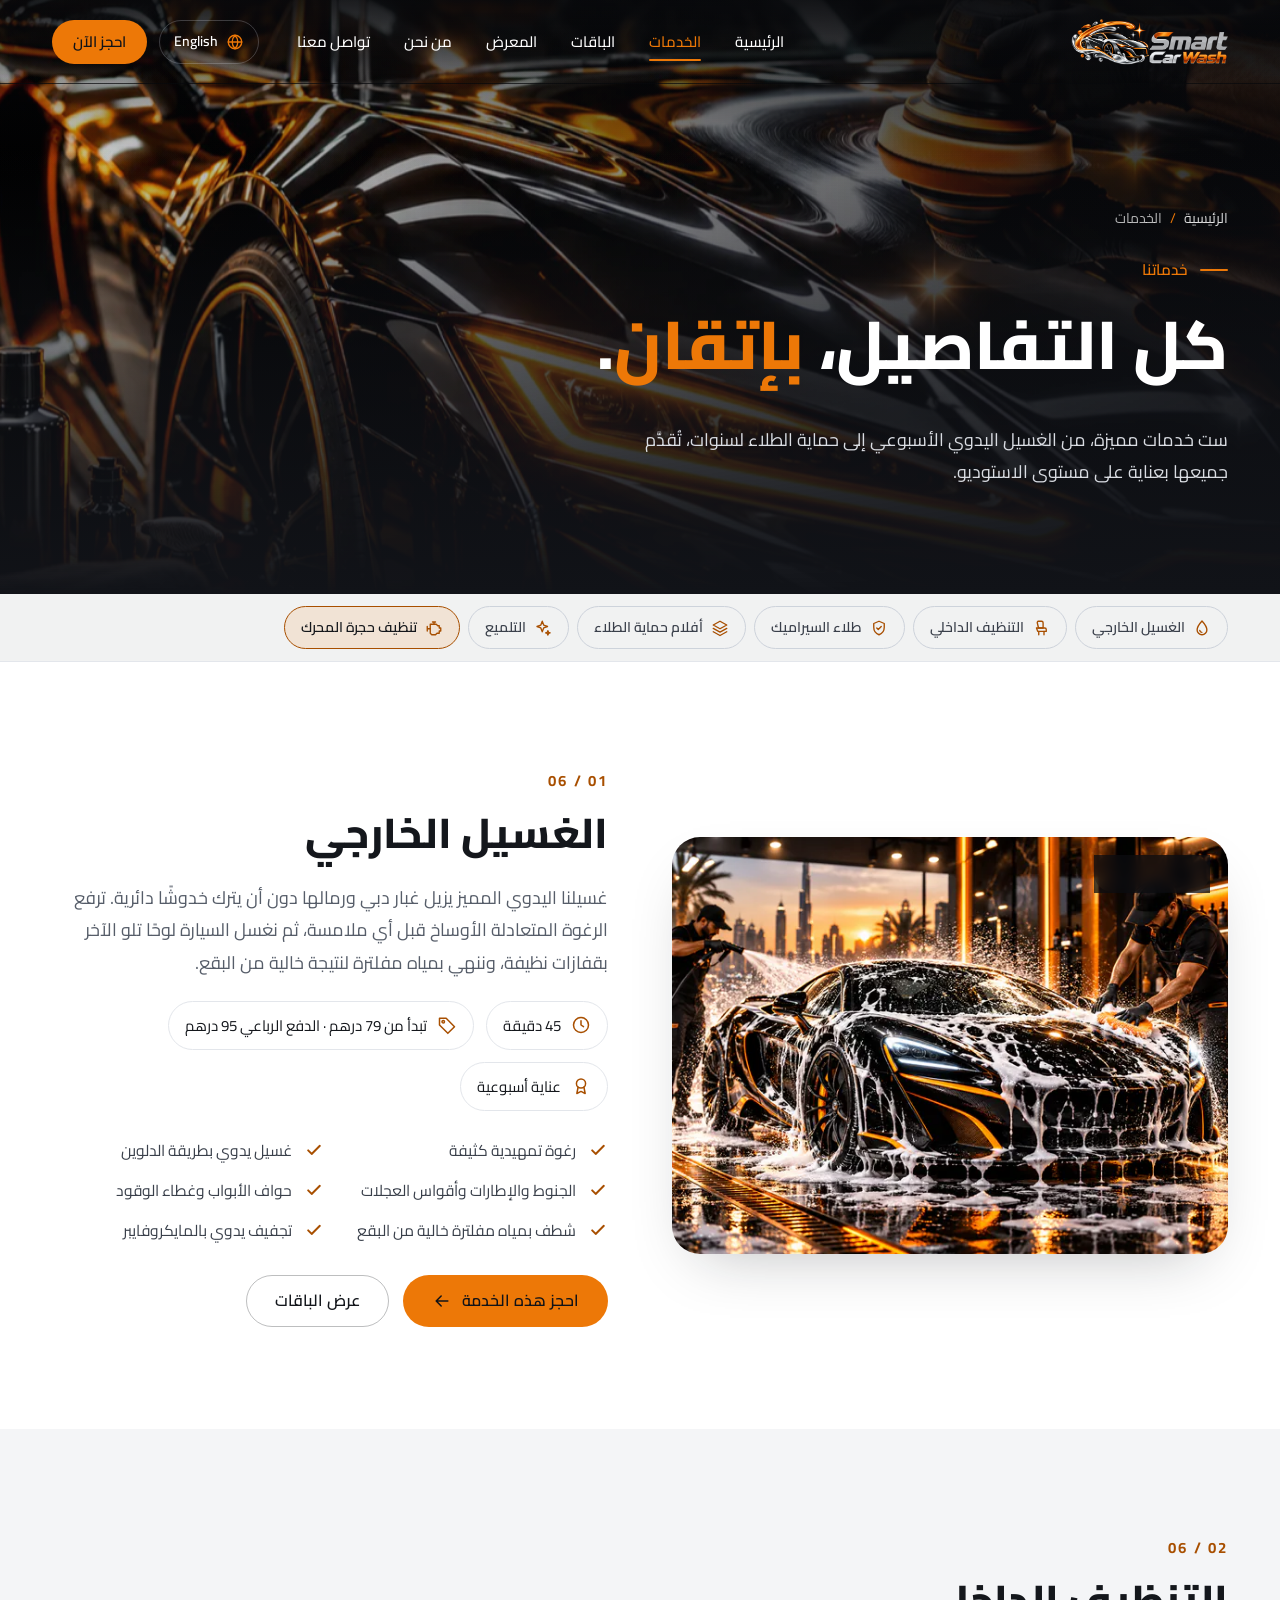
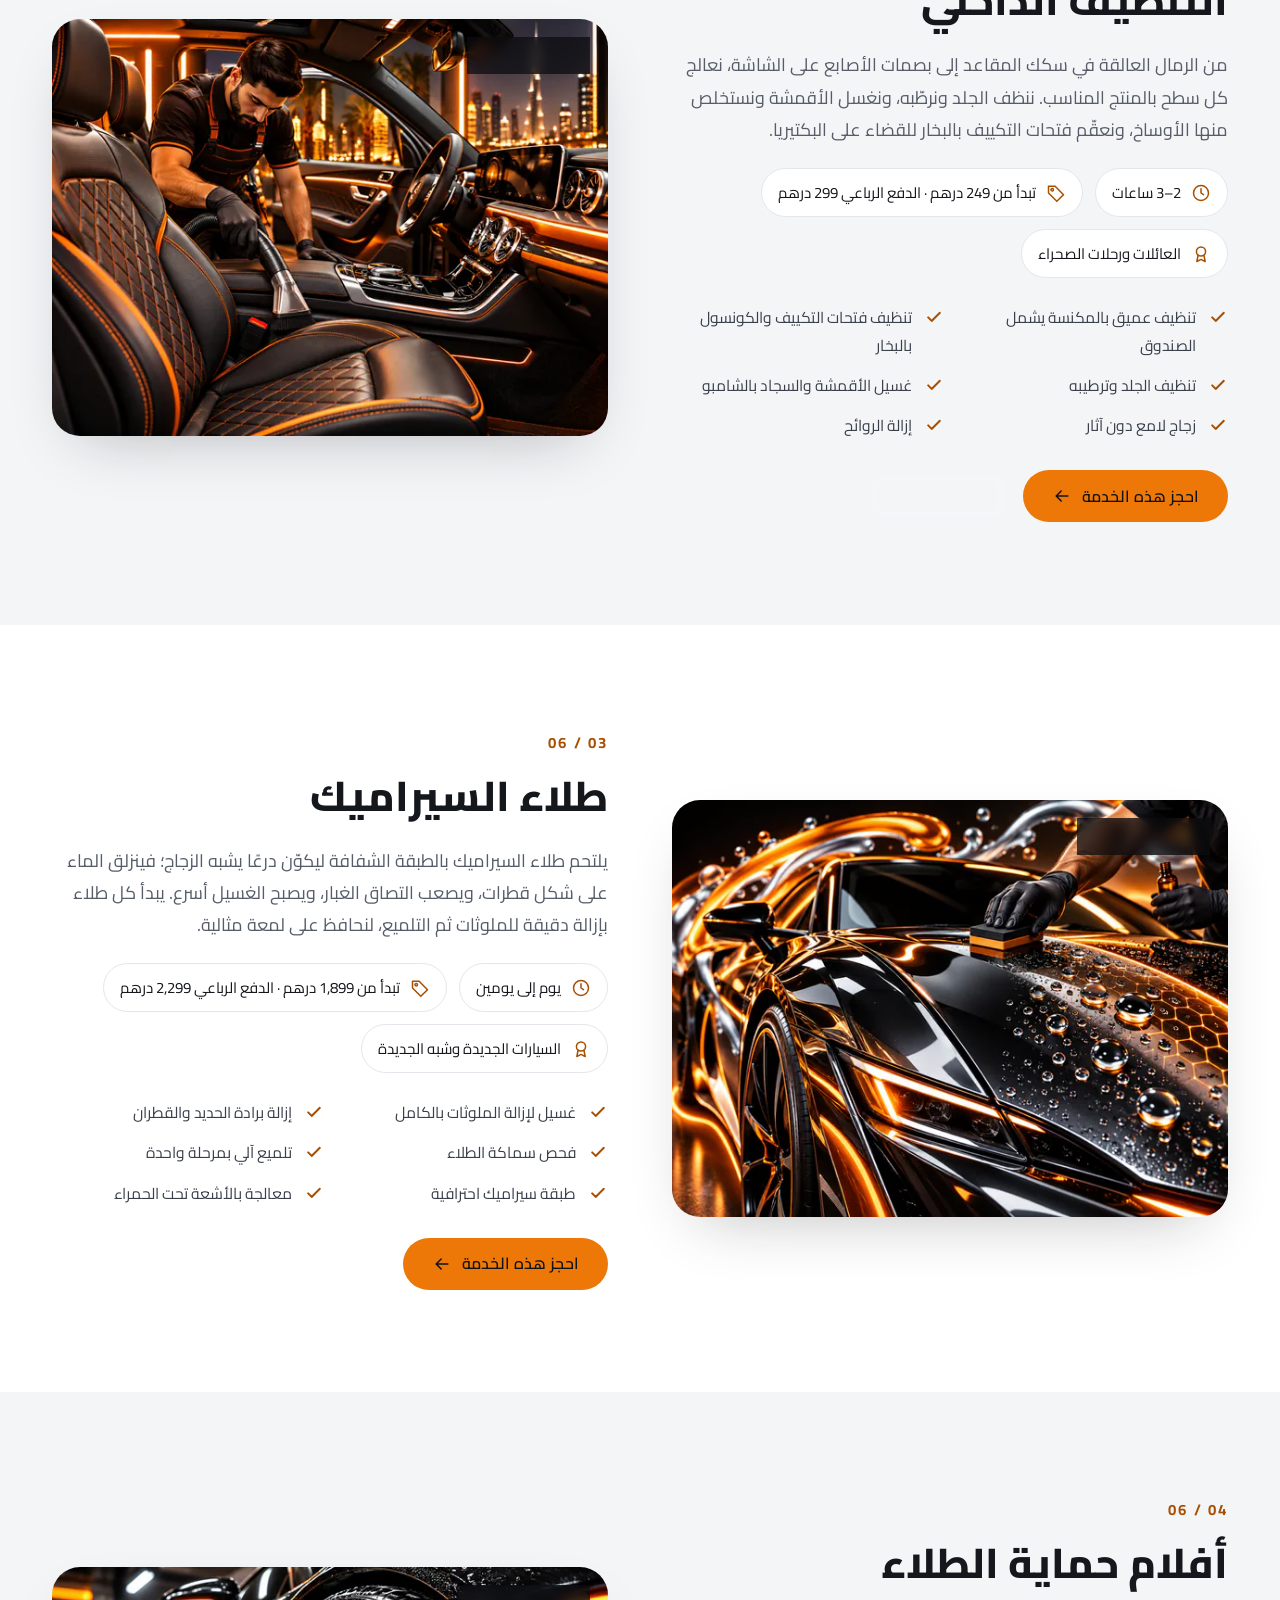
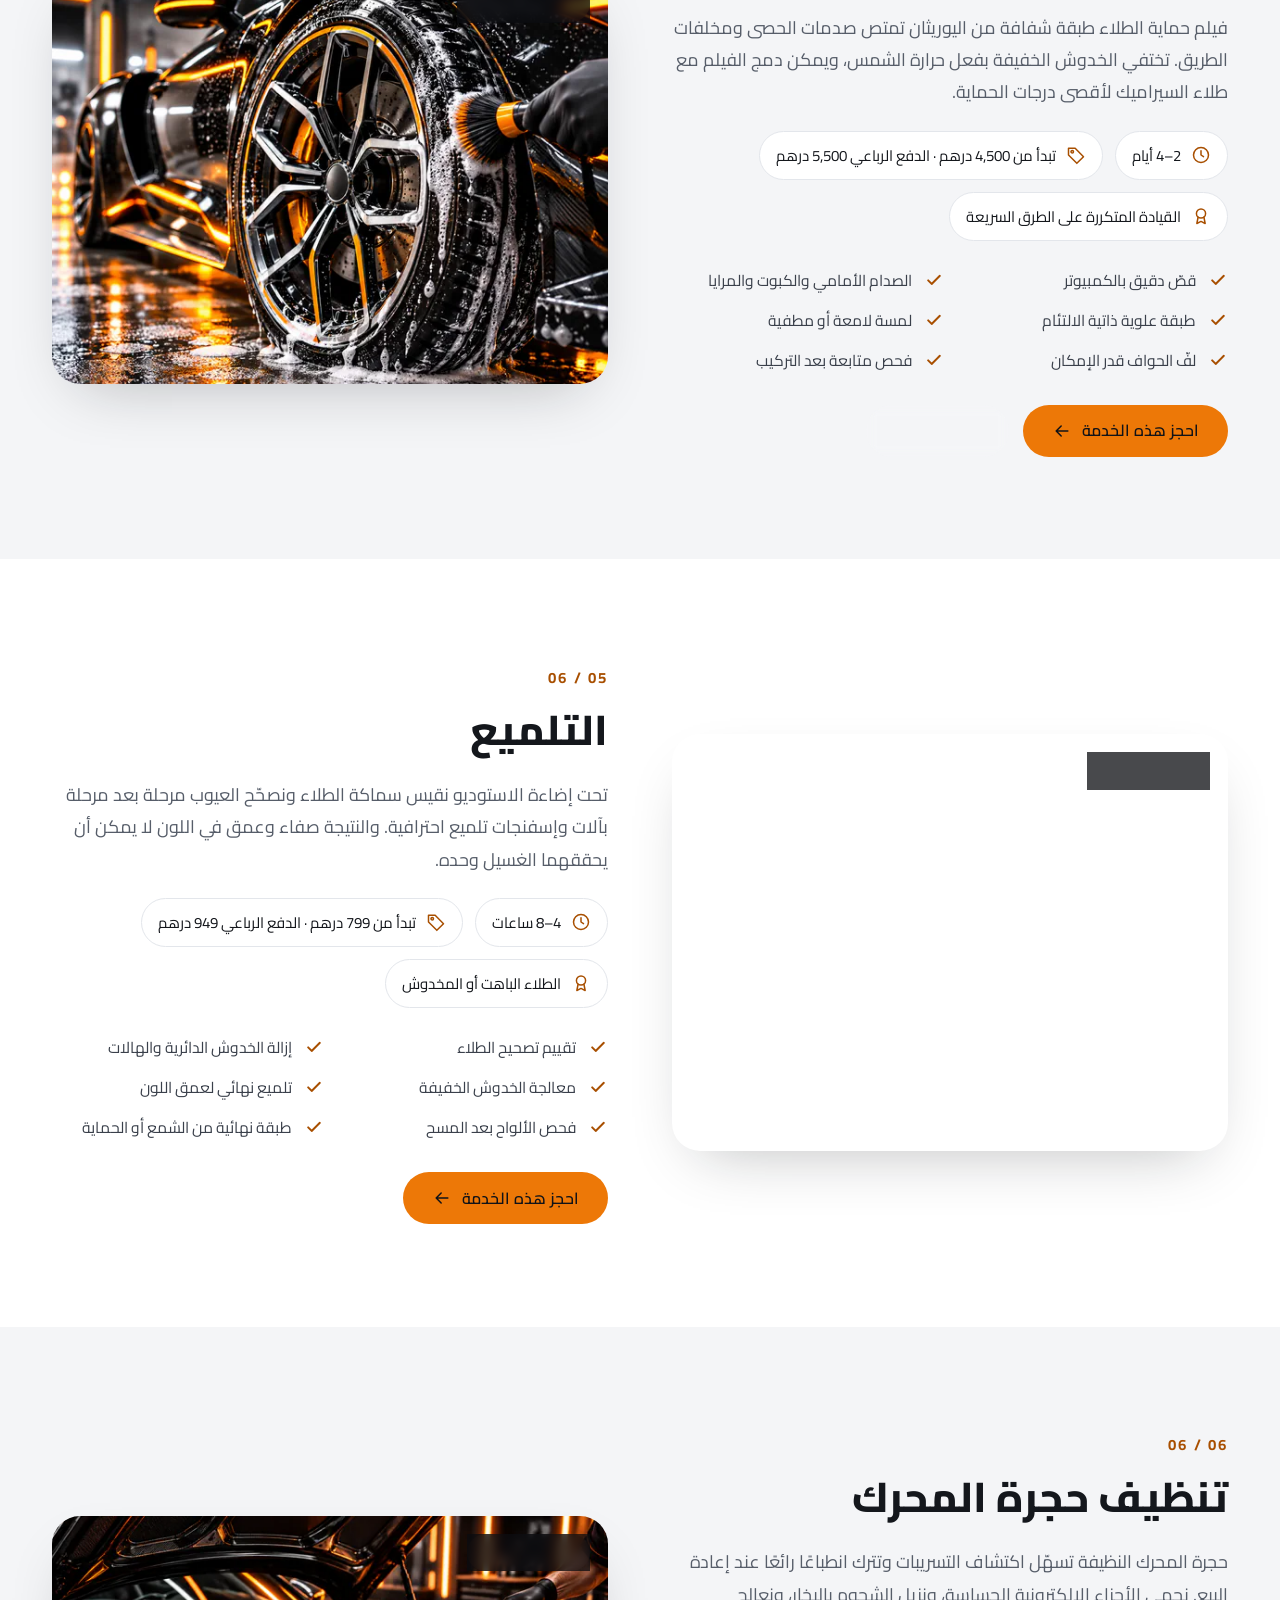
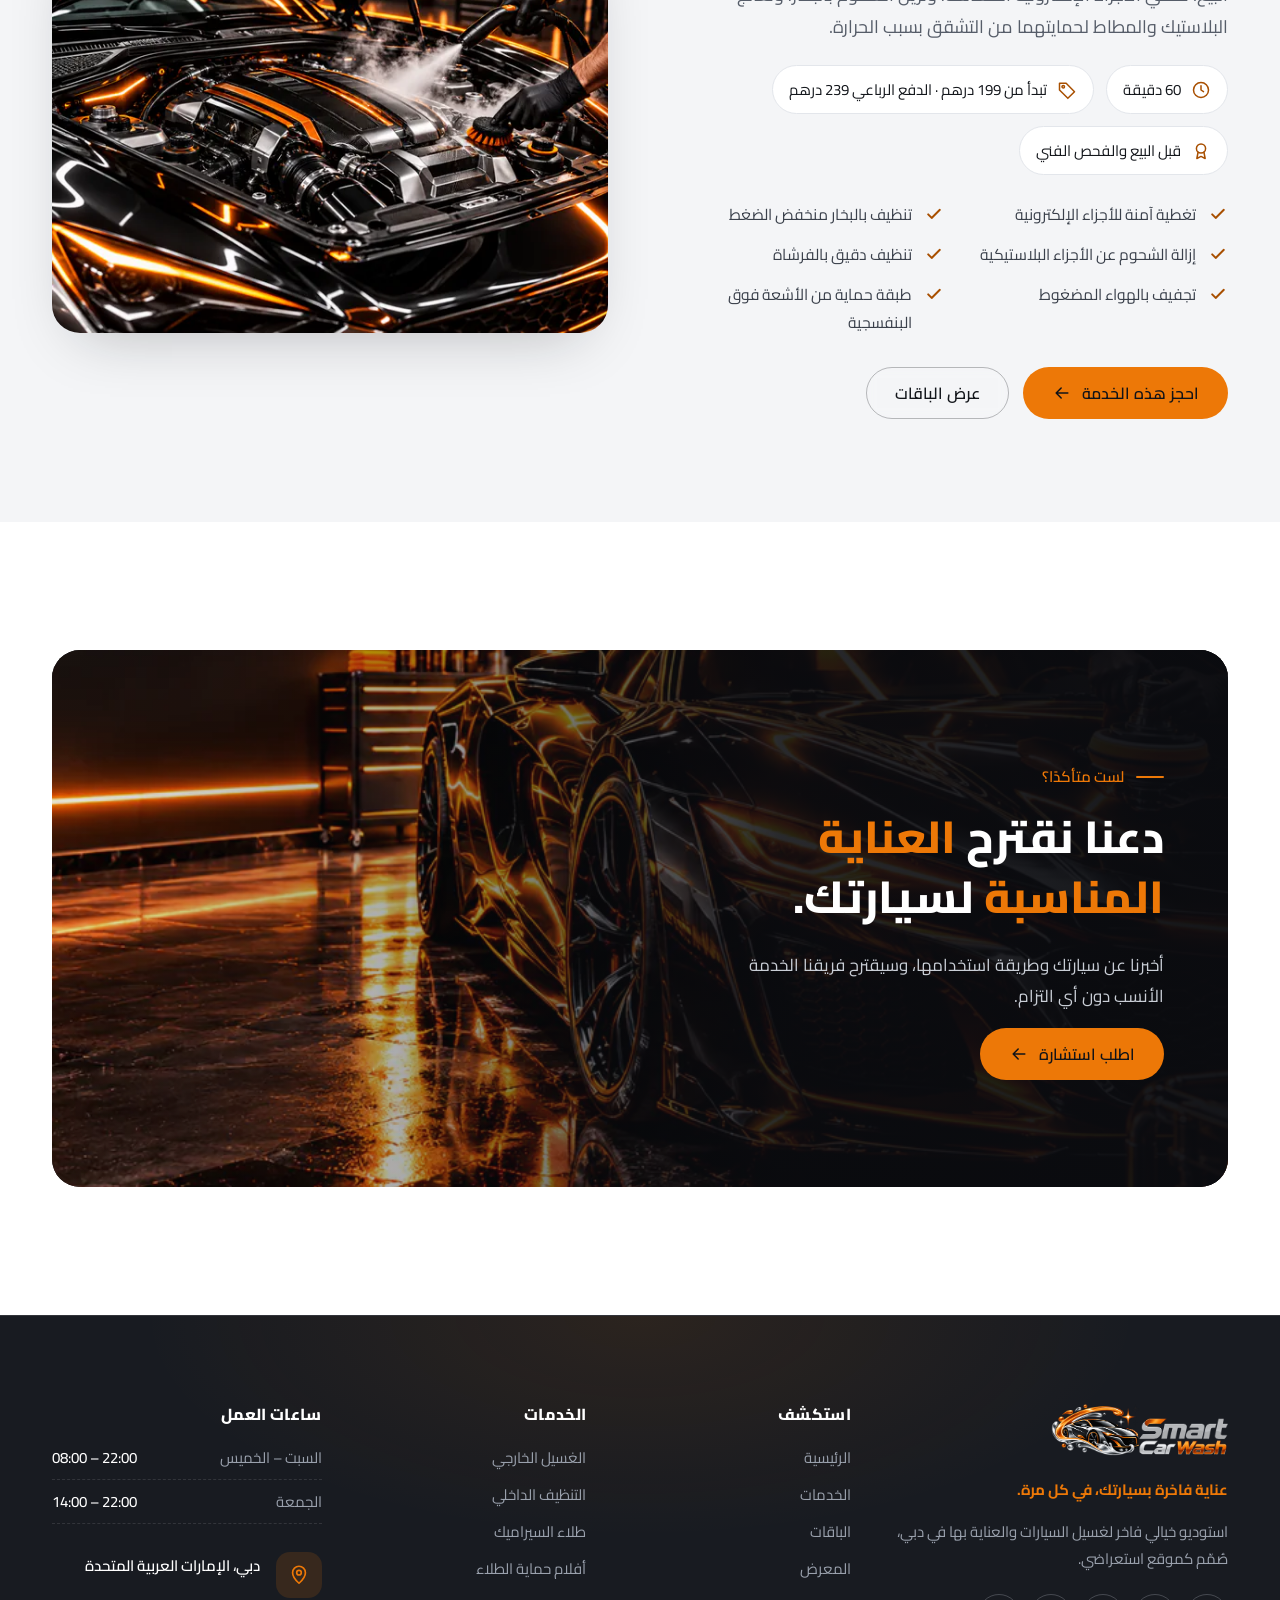
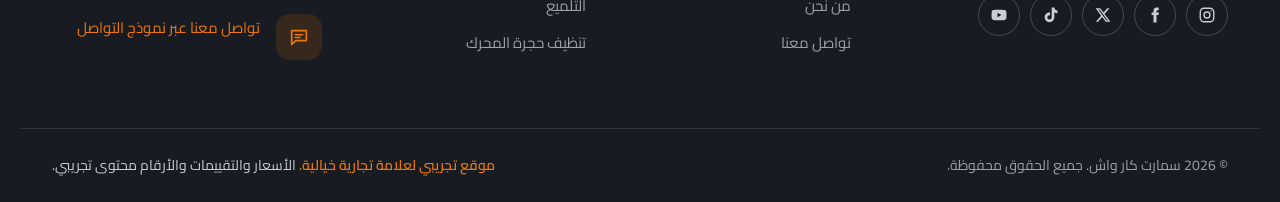
<file: ar/services.html>
<!doctype html>
<html lang="ar" dir="rtl" class="no-js">
<head>
  <meta charset="utf-8">
  <meta name="viewport" content="width=device-width, initial-scale=1">
  <title>خدمات العناية بالسيارات في دبي | سمارت كار واش</title>
  <meta name="description" content="غسيل خارجي وتنظيف داخلي وطلاء سيراميك وأفلام حماية الطلاء وتلميع وتنظيف حجرة المحرك في دبي، مع الأسعار بالدرهم.">
  <link rel="canonical" href="https://shahinalambd.github.io/smart-car-wash-website/ar/services.html">
  <link rel="alternate" hreflang="en" href="https://shahinalambd.github.io/smart-car-wash-website/services.html">
  <link rel="alternate" hreflang="ar" href="https://shahinalambd.github.io/smart-car-wash-website/ar/services.html">
  <link rel="alternate" hreflang="x-default" href="https://shahinalambd.github.io/smart-car-wash-website/services.html">
  <meta name="theme-color" content="#111318">
  <meta name="color-scheme" content="dark">
  <meta property="og:type" content="website">
  <meta property="og:url" content="https://shahinalambd.github.io/smart-car-wash-website/ar/services.html">
  <meta property="og:site_name" content="سمارت كار واش">
  <meta property="og:title" content="خدمات العناية بالسيارات في دبي | سمارت كار واش">
  <meta property="og:description" content="غسيل خارجي وتنظيف داخلي وطلاء سيراميك وأفلام حماية الطلاء وتلميع وتنظيف حجرة المحرك في دبي، مع الأسعار بالدرهم.">
  <meta property="og:image" content="https://shahinalambd.github.io/smart-car-wash-website/images/optimized/og-image.jpg">
  <meta property="og:image:width" content="1200">
  <meta property="og:image:height" content="630">
  <meta property="og:image:alt" content="شعار سمارت كار واش فوق سيارة رياضية سوداء في استوديو بدبي">
  <meta property="og:locale" content="ar_AE">
  <meta property="og:locale:alternate" content="en_US">
  <meta name="twitter:card" content="summary_large_image">
  <meta name="twitter:image" content="https://shahinalambd.github.io/smart-car-wash-website/images/optimized/og-image.jpg">
  <link rel="icon" href="../favicon.ico" sizes="32x32">
  <link rel="icon" href="../images/optimized/brand/favicon.svg" type="image/svg+xml">
  <link rel="apple-touch-icon" href="../images/optimized/brand/apple-touch-icon.png">
  <link rel="preconnect" href="https://fonts.googleapis.com">
  <link rel="preconnect" href="https://fonts.gstatic.com" crossorigin>
  <link rel="stylesheet" href="https://fonts.googleapis.com/css2?family=Cairo:wght@400;500;600;700;800&display=swap">
  <link rel="stylesheet" href="../assets/css/style.css">
  <script>document.documentElement.classList.replace('no-js','js');window.SCW_ICONS='../assets/icons.svg';</script>
  <script src="../assets/js/main.js" defer></script>
</head>
<body>
  <a class="skip-link" href="#main">تخطَّ إلى المحتوى</a>
  <header class="site-header">
    <div class="container header-inner">
      <a class="brand" href="index.html"><img src="../images/optimized/brand/logo-light-480.png" srcset="../images/optimized/brand/logo-light-480.png 1x, ../images/optimized/brand/logo-light-960.png 2x" width="157" height="46" alt="Smart Car Wash – سمارت كار واش"></a>
      <nav class="main-nav" aria-label="القائمة الرئيسية"><ul><li><a href="index.html">الرئيسية</a></li><li><a href="services.html" aria-current="page">الخدمات</a></li><li><a href="packages.html">الباقات</a></li><li><a href="gallery.html">المعرض</a></li><li><a href="about.html">من نحن</a></li><li><a href="booking.html">تواصل معنا</a></li></ul></nav>
      <div class="header-actions">
        <a class="lang-switch" href="../services.html" hreflang="en" lang="en" aria-label="Read this page in English"><svg class="icon" aria-hidden="true" focusable="false"><use href="../assets/icons.svg#i-globe"/></svg><span>English</span></a>
        <a class="btn btn-primary btn-sm btn-book" href="booking.html#book">احجز الآن</a>
        <button class="menu-toggle" type="button" aria-expanded="false" aria-controls="mobile-menu" aria-label="فتح القائمة" data-label-open="فتح القائمة" data-label-close="إغلاق القائمة"><span></span><span></span><span></span></button>
      </div>
    </div>
  </header>
  <div class="mobile-menu" id="mobile-menu" aria-hidden="true">
    <nav aria-label="قائمة الجوال"><ul><li style="--i:0"><a href="index.html">الرئيسية <svg class="icon flip" aria-hidden="true" focusable="false"><use href="../assets/icons.svg#i-arrow"/></svg></a></li><li style="--i:1"><a href="services.html" aria-current="page">الخدمات <svg class="icon flip" aria-hidden="true" focusable="false"><use href="../assets/icons.svg#i-arrow"/></svg></a></li><li style="--i:2"><a href="packages.html">الباقات <svg class="icon flip" aria-hidden="true" focusable="false"><use href="../assets/icons.svg#i-arrow"/></svg></a></li><li style="--i:3"><a href="gallery.html">المعرض <svg class="icon flip" aria-hidden="true" focusable="false"><use href="../assets/icons.svg#i-arrow"/></svg></a></li><li style="--i:4"><a href="about.html">من نحن <svg class="icon flip" aria-hidden="true" focusable="false"><use href="../assets/icons.svg#i-arrow"/></svg></a></li><li style="--i:5"><a href="booking.html">تواصل معنا <svg class="icon flip" aria-hidden="true" focusable="false"><use href="../assets/icons.svg#i-arrow"/></svg></a></li></ul></nav>
    <div class="mobile-menu__foot">
      <a class="btn btn-primary btn-block" href="booking.html#book">احجز الآن</a>
      <p>مفتوح يوميًا · دبي، الإمارات</p>
    </div>
  </div>

  <main id="main" tabindex="-1">
    <section class="page-hero">
      <div class="hero-media"><picture><source type="image/webp" srcset="../images/optimized/services/service-polishing-600.webp 600w, ../images/optimized/services/service-polishing.webp 1200w" sizes="100vw"><img src="../images/optimized/services/service-polishing-600.jpg" srcset="../images/optimized/services/service-polishing-600.jpg 600w, ../images/optimized/services/service-polishing.jpg 1200w" sizes="100vw" alt="آلة تلميع تمنح سيارة رياضية سوداء لمعانًا كالمرآة" width="1200" height="900" loading="eager" decoding="async" fetchpriority="high"></picture></div>
      <div class="container" data-reveal>
        <nav class="breadcrumb" aria-label="مسار التنقل"><ol><li><a href="index.html">الرئيسية</a></li><li><span aria-current="page">الخدمات</span></li></ol></nav>
        <p class="eyebrow">خدماتنا</p>
        <h1>كل التفاصيل، <span class="accent">بإتقان</span>.</h1>
        <p class="lead">ست خدمات مميزة، من الغسيل اليدوي الأسبوعي إلى حماية الطلاء لسنوات، تُقدَّم جميعها بعناية على مستوى الاستوديو.</p>
      </div>
    </section>
    <nav class="chip-nav" aria-label="انتقل إلى خدمة"><div class="container"><ul><li><a href="#exterior-wash"><svg class="icon" aria-hidden="true" focusable="false"><use href="../assets/icons.svg#i-droplet"/></svg>الغسيل الخارجي</a></li><li><a href="#interior-detailing"><svg class="icon" aria-hidden="true" focusable="false"><use href="../assets/icons.svg#i-seat"/></svg>التنظيف الداخلي</a></li><li><a href="#ceramic-coating"><svg class="icon" aria-hidden="true" focusable="false"><use href="../assets/icons.svg#i-shield"/></svg>طلاء السيراميك</a></li><li><a href="#paint-protection-film"><svg class="icon" aria-hidden="true" focusable="false"><use href="../assets/icons.svg#i-layers"/></svg>أفلام حماية الطلاء</a></li><li><a href="#polishing"><svg class="icon" aria-hidden="true" focusable="false"><use href="../assets/icons.svg#i-sparkle"/></svg>التلميع</a></li><li><a href="#engine-bay"><svg class="icon" aria-hidden="true" focusable="false"><use href="../assets/icons.svg#i-engine"/></svg>تنظيف حجرة المحرك</a></li></ul></div></nav>

    <section class="section svc-band section--white" aria-labelledby="exterior-wash-t">
      <div class="container">
        <article class="svc-detail" id="exterior-wash">
          <div class="svc-media" data-reveal="zoom"><picture><source type="image/webp" srcset="../images/optimized/services/service-exterior-wash-600.webp 600w, ../images/optimized/services/service-exterior-wash.webp 1200w" sizes="(min-width: 960px) 600px, 100vw"><img src="../images/optimized/services/service-exterior-wash-600.jpg" srcset="../images/optimized/services/service-exterior-wash-600.jpg 600w, ../images/optimized/services/service-exterior-wash.jpg 1200w" sizes="(min-width: 960px) 600px, 100vw" alt="فنيان يغسلان سيارة رياضية سوداء بالرغوة" width="1200" height="900" loading="lazy" decoding="async"></picture><span class="tag">تبدأ من 79 درهم</span></div>
          <div data-reveal style="--d:1">
            <span class="svc-num">01 / 06</span>
            <h2 id="exterior-wash-t">الغسيل الخارجي</h2>
            <p class="lead">غسيلنا اليدوي المميز يزيل غبار دبي ورمالها دون أن يترك خدوشًا دائرية. ترفع الرغوة المتعادلة الأوساخ قبل أي ملامسة، ثم نغسل السيارة لوحًا تلو الآخر بقفازات نظيفة، وننهي بمياه مفلترة لنتيجة خالية من البقع.</p>
            <div class="svc-facts">
              <span class="fact"><svg class="icon" aria-hidden="true" focusable="false"><use href="../assets/icons.svg#i-clock"/></svg><span><span class="sr-only">المدة: </span>45 دقيقة</span></span>
              <span class="fact"><svg class="icon" aria-hidden="true" focusable="false"><use href="../assets/icons.svg#i-tag"/></svg><span>تبدأ من 79 درهم · الدفع الرباعي 95 درهم</span></span>
              <span class="fact"><svg class="icon" aria-hidden="true" focusable="false"><use href="../assets/icons.svg#i-award"/></svg><span><span class="sr-only">مثالي لـ: </span>عناية أسبوعية</span></span>
            </div>
            <h3 class="sr-only">ما الذي تشمله الخدمة</h3>
            <ul class="check-list"><li><svg class="icon" aria-hidden="true" focusable="false"><use href="../assets/icons.svg#i-check"/></svg><span>رغوة تمهيدية كثيفة</span></li><li><svg class="icon" aria-hidden="true" focusable="false"><use href="../assets/icons.svg#i-check"/></svg><span>غسيل يدوي بطريقة الدلوين</span></li><li><svg class="icon" aria-hidden="true" focusable="false"><use href="../assets/icons.svg#i-check"/></svg><span>الجنوط والإطارات وأقواس العجلات</span></li><li><svg class="icon" aria-hidden="true" focusable="false"><use href="../assets/icons.svg#i-check"/></svg><span>حواف الأبواب وغطاء الوقود</span></li><li><svg class="icon" aria-hidden="true" focusable="false"><use href="../assets/icons.svg#i-check"/></svg><span>شطف بمياه مفلترة خالية من البقع</span></li><li><svg class="icon" aria-hidden="true" focusable="false"><use href="../assets/icons.svg#i-check"/></svg><span>تجفيف يدوي بالمايكروفايبر</span></li></ul>
            <div class="btn-row">
              <a class="btn btn-primary" href="booking.html?service=exterior-wash#book">احجز هذه الخدمة <svg class="icon icon--arrow flip" aria-hidden="true" focusable="false"><use href="../assets/icons.svg#i-arrow"/></svg></a>
              <a class="btn btn-ghost" href="packages.html">عرض الباقات</a>
            </div>
          </div>
        </article>
      </div>
    </section>
    <section class="section svc-band section--grey" aria-labelledby="interior-detailing-t">
      <div class="container">
        <article class="svc-detail svc-detail--flip" id="interior-detailing">
          <div class="svc-media" data-reveal="zoom"><picture><source type="image/webp" srcset="../images/optimized/services/service-interior-detailing-600.webp 600w, ../images/optimized/services/service-interior-detailing.webp 1200w" sizes="(min-width: 960px) 600px, 100vw"><img src="../images/optimized/services/service-interior-detailing-600.jpg" srcset="../images/optimized/services/service-interior-detailing-600.jpg 600w, ../images/optimized/services/service-interior-detailing.jpg 1200w" sizes="(min-width: 960px) 600px, 100vw" alt="فني ينظف المقاعد الجلدية لسيارة فاخرة بالمكنسة" width="1200" height="900" loading="lazy" decoding="async"></picture><span class="tag">تبدأ من 249 درهم</span></div>
          <div data-reveal style="--d:1">
            <span class="svc-num">02 / 06</span>
            <h2 id="interior-detailing-t">التنظيف الداخلي</h2>
            <p class="lead">من الرمال العالقة في سكك المقاعد إلى بصمات الأصابع على الشاشة، نعالج كل سطح بالمنتج المناسب. ننظف الجلد ونرطّبه، ونغسل الأقمشة ونستخلص منها الأوساخ، ونعقّم فتحات التكييف بالبخار للقضاء على البكتيريا.</p>
            <div class="svc-facts">
              <span class="fact"><svg class="icon" aria-hidden="true" focusable="false"><use href="../assets/icons.svg#i-clock"/></svg><span><span class="sr-only">المدة: </span>2–3 ساعات</span></span>
              <span class="fact"><svg class="icon" aria-hidden="true" focusable="false"><use href="../assets/icons.svg#i-tag"/></svg><span>تبدأ من 249 درهم · الدفع الرباعي 299 درهم</span></span>
              <span class="fact"><svg class="icon" aria-hidden="true" focusable="false"><use href="../assets/icons.svg#i-award"/></svg><span><span class="sr-only">مثالي لـ: </span>العائلات ورحلات الصحراء</span></span>
            </div>
            <h3 class="sr-only">ما الذي تشمله الخدمة</h3>
            <ul class="check-list"><li><svg class="icon" aria-hidden="true" focusable="false"><use href="../assets/icons.svg#i-check"/></svg><span>تنظيف عميق بالمكنسة يشمل الصندوق</span></li><li><svg class="icon" aria-hidden="true" focusable="false"><use href="../assets/icons.svg#i-check"/></svg><span>تنظيف فتحات التكييف والكونسول بالبخار</span></li><li><svg class="icon" aria-hidden="true" focusable="false"><use href="../assets/icons.svg#i-check"/></svg><span>تنظيف الجلد وترطيبه</span></li><li><svg class="icon" aria-hidden="true" focusable="false"><use href="../assets/icons.svg#i-check"/></svg><span>غسيل الأقمشة والسجاد بالشامبو</span></li><li><svg class="icon" aria-hidden="true" focusable="false"><use href="../assets/icons.svg#i-check"/></svg><span>زجاج لامع دون آثار</span></li><li><svg class="icon" aria-hidden="true" focusable="false"><use href="../assets/icons.svg#i-check"/></svg><span>إزالة الروائح</span></li></ul>
            <div class="btn-row">
              <a class="btn btn-primary" href="booking.html?service=interior-detailing#book">احجز هذه الخدمة <svg class="icon icon--arrow flip" aria-hidden="true" focusable="false"><use href="../assets/icons.svg#i-arrow"/></svg></a>
              <a class="btn btn-ghost" href="packages.html">عرض الباقات</a>
            </div>
          </div>
        </article>
      </div>
    </section>
    <section class="section svc-band section--white" aria-labelledby="ceramic-coating-t">
      <div class="container">
        <article class="svc-detail" id="ceramic-coating">
          <div class="svc-media" data-reveal="zoom"><picture><source type="image/webp" srcset="../images/optimized/services/service-ceramic-coating-600.webp 600w, ../images/optimized/services/service-ceramic-coating.webp 1200w" sizes="(min-width: 960px) 600px, 100vw"><img src="../images/optimized/services/service-ceramic-coating-600.jpg" srcset="../images/optimized/services/service-ceramic-coating-600.jpg 600w, ../images/optimized/services/service-ceramic-coating.jpg 1200w" sizes="(min-width: 960px) 600px, 100vw" alt="تطبيق طلاء السيراميك على غطاء محرك أسود مع تكوّن قطرات الماء على سطحه" width="1200" height="900" loading="lazy" decoding="async"></picture><span class="tag">تبدأ من 1,899 درهم</span></div>
          <div data-reveal style="--d:1">
            <span class="svc-num">03 / 06</span>
            <h2 id="ceramic-coating-t">طلاء السيراميك</h2>
            <p class="lead">يلتحم طلاء السيراميك بالطبقة الشفافة ليكوّن درعًا يشبه الزجاج؛ فينزلق الماء على شكل قطرات، ويصعب التصاق الغبار، ويصبح الغسيل أسرع. يبدأ كل طلاء بإزالة دقيقة للملوثات ثم التلميع، لنحافظ على لمعة مثالية.</p>
            <div class="svc-facts">
              <span class="fact"><svg class="icon" aria-hidden="true" focusable="false"><use href="../assets/icons.svg#i-clock"/></svg><span><span class="sr-only">المدة: </span>يوم إلى يومين</span></span>
              <span class="fact"><svg class="icon" aria-hidden="true" focusable="false"><use href="../assets/icons.svg#i-tag"/></svg><span>تبدأ من 1,899 درهم · الدفع الرباعي 2,299 درهم</span></span>
              <span class="fact"><svg class="icon" aria-hidden="true" focusable="false"><use href="../assets/icons.svg#i-award"/></svg><span><span class="sr-only">مثالي لـ: </span>السيارات الجديدة وشبه الجديدة</span></span>
            </div>
            <h3 class="sr-only">ما الذي تشمله الخدمة</h3>
            <ul class="check-list"><li><svg class="icon" aria-hidden="true" focusable="false"><use href="../assets/icons.svg#i-check"/></svg><span>غسيل لإزالة الملوثات بالكامل</span></li><li><svg class="icon" aria-hidden="true" focusable="false"><use href="../assets/icons.svg#i-check"/></svg><span>إزالة برادة الحديد والقطران</span></li><li><svg class="icon" aria-hidden="true" focusable="false"><use href="../assets/icons.svg#i-check"/></svg><span>فحص سماكة الطلاء</span></li><li><svg class="icon" aria-hidden="true" focusable="false"><use href="../assets/icons.svg#i-check"/></svg><span>تلميع آلي بمرحلة واحدة</span></li><li><svg class="icon" aria-hidden="true" focusable="false"><use href="../assets/icons.svg#i-check"/></svg><span>طبقة سيراميك احترافية</span></li><li><svg class="icon" aria-hidden="true" focusable="false"><use href="../assets/icons.svg#i-check"/></svg><span>معالجة بالأشعة تحت الحمراء</span></li></ul>
            <div class="btn-row">
              <a class="btn btn-primary" href="booking.html?service=ceramic-coating#book">احجز هذه الخدمة <svg class="icon icon--arrow flip" aria-hidden="true" focusable="false"><use href="../assets/icons.svg#i-arrow"/></svg></a>
              <a class="btn btn-ghost" href="packages.html">عرض الباقات</a>
            </div>
          </div>
        </article>
      </div>
    </section>
    <section class="section svc-band section--grey" aria-labelledby="paint-protection-film-t">
      <div class="container">
        <article class="svc-detail svc-detail--flip" id="paint-protection-film">
          <div class="svc-media" data-reveal="zoom"><picture><source type="image/webp" srcset="../images/optimized/services/service-wheel-cleaning-600.webp 600w, ../images/optimized/services/service-wheel-cleaning.webp 1200w" sizes="(min-width: 960px) 600px, 100vw"><img src="../images/optimized/services/service-wheel-cleaning-600.jpg" srcset="../images/optimized/services/service-wheel-cleaning-600.jpg 600w, ../images/optimized/services/service-wheel-cleaning.jpg 1200w" sizes="(min-width: 960px) 600px, 100vw" alt="فني ينظف جنطًا مغطى بالرغوة بالفرشاة" width="1200" height="900" loading="lazy" decoding="async"></picture><span class="tag">تبدأ من 4,500 درهم</span></div>
          <div data-reveal style="--d:1">
            <span class="svc-num">04 / 06</span>
            <h2 id="paint-protection-film-t">أفلام حماية الطلاء</h2>
            <p class="lead">فيلم حماية الطلاء طبقة شفافة من اليوريثان تمتص صدمات الحصى ومخلفات الطريق. تختفي الخدوش الخفيفة بفعل حرارة الشمس، ويمكن دمج الفيلم مع طلاء السيراميك لأقصى درجات الحماية.</p>
            <div class="svc-facts">
              <span class="fact"><svg class="icon" aria-hidden="true" focusable="false"><use href="../assets/icons.svg#i-clock"/></svg><span><span class="sr-only">المدة: </span>2–4 أيام</span></span>
              <span class="fact"><svg class="icon" aria-hidden="true" focusable="false"><use href="../assets/icons.svg#i-tag"/></svg><span>تبدأ من 4,500 درهم · الدفع الرباعي 5,500 درهم</span></span>
              <span class="fact"><svg class="icon" aria-hidden="true" focusable="false"><use href="../assets/icons.svg#i-award"/></svg><span><span class="sr-only">مثالي لـ: </span>القيادة المتكررة على الطرق السريعة</span></span>
            </div>
            <h3 class="sr-only">ما الذي تشمله الخدمة</h3>
            <ul class="check-list"><li><svg class="icon" aria-hidden="true" focusable="false"><use href="../assets/icons.svg#i-check"/></svg><span>قصّ دقيق بالكمبيوتر</span></li><li><svg class="icon" aria-hidden="true" focusable="false"><use href="../assets/icons.svg#i-check"/></svg><span>الصدام الأمامي والكبوت والمرايا</span></li><li><svg class="icon" aria-hidden="true" focusable="false"><use href="../assets/icons.svg#i-check"/></svg><span>طبقة علوية ذاتية الالتئام</span></li><li><svg class="icon" aria-hidden="true" focusable="false"><use href="../assets/icons.svg#i-check"/></svg><span>لمسة لامعة أو مطفية</span></li><li><svg class="icon" aria-hidden="true" focusable="false"><use href="../assets/icons.svg#i-check"/></svg><span>لفّ الحواف قدر الإمكان</span></li><li><svg class="icon" aria-hidden="true" focusable="false"><use href="../assets/icons.svg#i-check"/></svg><span>فحص متابعة بعد التركيب</span></li></ul>
            <div class="btn-row">
              <a class="btn btn-primary" href="booking.html?service=paint-protection-film#book">احجز هذه الخدمة <svg class="icon icon--arrow flip" aria-hidden="true" focusable="false"><use href="../assets/icons.svg#i-arrow"/></svg></a>
              <a class="btn btn-ghost" href="packages.html">عرض الباقات</a>
            </div>
          </div>
        </article>
      </div>
    </section>
    <section class="section svc-band section--white" aria-labelledby="polishing-t">
      <div class="container">
        <article class="svc-detail" id="polishing">
          <div class="svc-media" data-reveal="zoom"><picture><source type="image/webp" srcset="../images/optimized/services/service-polishing-600.webp 600w, ../images/optimized/services/service-polishing.webp 1200w" sizes="(min-width: 960px) 600px, 100vw"><img src="../images/optimized/services/service-polishing-600.jpg" srcset="../images/optimized/services/service-polishing-600.jpg 600w, ../images/optimized/services/service-polishing.jpg 1200w" sizes="(min-width: 960px) 600px, 100vw" alt="آلة تلميع تمنح سيارة رياضية سوداء لمعانًا كالمرآة" width="1200" height="900" loading="lazy" decoding="async"></picture><span class="tag">تبدأ من 799 درهم</span></div>
          <div data-reveal style="--d:1">
            <span class="svc-num">05 / 06</span>
            <h2 id="polishing-t">التلميع</h2>
            <p class="lead">تحت إضاءة الاستوديو نقيس سماكة الطلاء ونصحّح العيوب مرحلة بعد مرحلة بآلات وإسفنجات تلميع احترافية. والنتيجة صفاء وعمق في اللون لا يمكن أن يحققهما الغسيل وحده.</p>
            <div class="svc-facts">
              <span class="fact"><svg class="icon" aria-hidden="true" focusable="false"><use href="../assets/icons.svg#i-clock"/></svg><span><span class="sr-only">المدة: </span>4–8 ساعات</span></span>
              <span class="fact"><svg class="icon" aria-hidden="true" focusable="false"><use href="../assets/icons.svg#i-tag"/></svg><span>تبدأ من 799 درهم · الدفع الرباعي 949 درهم</span></span>
              <span class="fact"><svg class="icon" aria-hidden="true" focusable="false"><use href="../assets/icons.svg#i-award"/></svg><span><span class="sr-only">مثالي لـ: </span>الطلاء الباهت أو المخدوش</span></span>
            </div>
            <h3 class="sr-only">ما الذي تشمله الخدمة</h3>
            <ul class="check-list"><li><svg class="icon" aria-hidden="true" focusable="false"><use href="../assets/icons.svg#i-check"/></svg><span>تقييم تصحيح الطلاء</span></li><li><svg class="icon" aria-hidden="true" focusable="false"><use href="../assets/icons.svg#i-check"/></svg><span>إزالة الخدوش الدائرية والهالات</span></li><li><svg class="icon" aria-hidden="true" focusable="false"><use href="../assets/icons.svg#i-check"/></svg><span>معالجة الخدوش الخفيفة</span></li><li><svg class="icon" aria-hidden="true" focusable="false"><use href="../assets/icons.svg#i-check"/></svg><span>تلميع نهائي لعمق اللون</span></li><li><svg class="icon" aria-hidden="true" focusable="false"><use href="../assets/icons.svg#i-check"/></svg><span>فحص الألواح بعد المسح</span></li><li><svg class="icon" aria-hidden="true" focusable="false"><use href="../assets/icons.svg#i-check"/></svg><span>طبقة نهائية من الشمع أو الحماية</span></li></ul>
            <div class="btn-row">
              <a class="btn btn-primary" href="booking.html?service=polishing#book">احجز هذه الخدمة <svg class="icon icon--arrow flip" aria-hidden="true" focusable="false"><use href="../assets/icons.svg#i-arrow"/></svg></a>
              <a class="btn btn-ghost" href="packages.html">عرض الباقات</a>
            </div>
          </div>
        </article>
      </div>
    </section>
    <section class="section svc-band section--grey" aria-labelledby="engine-bay-t">
      <div class="container">
        <article class="svc-detail svc-detail--flip" id="engine-bay">
          <div class="svc-media" data-reveal="zoom"><picture><source type="image/webp" srcset="../images/optimized/services/service-engine-bay-600.webp 600w, ../images/optimized/services/service-engine-bay.webp 1200w" sizes="(min-width: 960px) 600px, 100vw"><img src="../images/optimized/services/service-engine-bay-600.jpg" srcset="../images/optimized/services/service-engine-bay-600.jpg 600w, ../images/optimized/services/service-engine-bay.jpg 1200w" sizes="(min-width: 960px) 600px, 100vw" alt="تنظيف حجرة المحرك بالبخار وفرشاة دقيقة" width="1200" height="900" loading="lazy" decoding="async"></picture><span class="tag">تبدأ من 199 درهم</span></div>
          <div data-reveal style="--d:1">
            <span class="svc-num">06 / 06</span>
            <h2 id="engine-bay-t">تنظيف حجرة المحرك</h2>
            <p class="lead">حجرة المحرك النظيفة تسهّل اكتشاف التسريبات وتترك انطباعًا رائعًا عند إعادة البيع. نحمي الأجزاء الإلكترونية الحساسة، ونزيل الشحوم بالبخار، ونعالج البلاستيك والمطاط لحمايتهما من التشقق بسبب الحرارة.</p>
            <div class="svc-facts">
              <span class="fact"><svg class="icon" aria-hidden="true" focusable="false"><use href="../assets/icons.svg#i-clock"/></svg><span><span class="sr-only">المدة: </span>60 دقيقة</span></span>
              <span class="fact"><svg class="icon" aria-hidden="true" focusable="false"><use href="../assets/icons.svg#i-tag"/></svg><span>تبدأ من 199 درهم · الدفع الرباعي 239 درهم</span></span>
              <span class="fact"><svg class="icon" aria-hidden="true" focusable="false"><use href="../assets/icons.svg#i-award"/></svg><span><span class="sr-only">مثالي لـ: </span>قبل البيع والفحص الفني</span></span>
            </div>
            <h3 class="sr-only">ما الذي تشمله الخدمة</h3>
            <ul class="check-list"><li><svg class="icon" aria-hidden="true" focusable="false"><use href="../assets/icons.svg#i-check"/></svg><span>تغطية آمنة للأجزاء الإلكترونية</span></li><li><svg class="icon" aria-hidden="true" focusable="false"><use href="../assets/icons.svg#i-check"/></svg><span>تنظيف بالبخار منخفض الضغط</span></li><li><svg class="icon" aria-hidden="true" focusable="false"><use href="../assets/icons.svg#i-check"/></svg><span>إزالة الشحوم عن الأجزاء البلاستيكية</span></li><li><svg class="icon" aria-hidden="true" focusable="false"><use href="../assets/icons.svg#i-check"/></svg><span>تنظيف دقيق بالفرشاة</span></li><li><svg class="icon" aria-hidden="true" focusable="false"><use href="../assets/icons.svg#i-check"/></svg><span>تجفيف بالهواء المضغوط</span></li><li><svg class="icon" aria-hidden="true" focusable="false"><use href="../assets/icons.svg#i-check"/></svg><span>طبقة حماية من الأشعة فوق البنفسجية</span></li></ul>
            <div class="btn-row">
              <a class="btn btn-primary" href="booking.html?service=engine-bay#book">احجز هذه الخدمة <svg class="icon icon--arrow flip" aria-hidden="true" focusable="false"><use href="../assets/icons.svg#i-arrow"/></svg></a>
              <a class="btn btn-ghost" href="packages.html">عرض الباقات</a>
            </div>
          </div>
        </article>
      </div>
    </section>
    <section class="section section--white">
      <div class="container">
        <div class="promo" data-reveal="zoom">
          <div class="hero-media"><picture><source type="image/webp" srcset="../images/optimized/banners/banner-booking-1200.webp 1200w, ../images/optimized/banners/banner-booking.webp 2400w" sizes="(min-width: 1240px) 1180px, 100vw"><img src="../images/optimized/banners/banner-booking-1200.jpg" srcset="../images/optimized/banners/banner-booking-1200.jpg 1200w, ../images/optimized/banners/banner-booking.jpg 2400w" sizes="(min-width: 1240px) 1180px, 100vw" alt="" width="2400" height="800" loading="lazy" decoding="async"></picture></div>
          <div class="promo-content">
            <p class="eyebrow">لست متأكدًا؟</p>
            <h2>دعنا نقترح <span class="accent">العناية المناسبة</span> لسيارتك.</h2>
            <p>أخبرنا عن سيارتك وطريقة استخدامها، وسيقترح فريقنا الخدمة الأنسب دون أي التزام.</p>
            <div class="btn-row"><a class="btn btn-primary" href="booking.html#contact">اطلب استشارة <svg class="icon icon--arrow flip" aria-hidden="true" focusable="false"><use href="../assets/icons.svg#i-arrow"/></svg></a></div>
          </div>
        </div>
      </div>
    </section>
  </main>
  <footer class="site-footer">
    <div class="container footer-grid">
      <div>
        <a class="footer-logo" href="index.html"><img src="../images/optimized/brand/logo-light-480.png" srcset="../images/optimized/brand/logo-light-480.png 1x, ../images/optimized/brand/logo-light-960.png 2x" width="177" height="52" alt="Smart Car Wash" loading="lazy"></a>
        <p><strong class="accent">عناية فاخرة بسيارتك، في كل مرة.</strong></p>
        <p>استوديو خيالي فاخر لغسيل السيارات والعناية بها في دبي، صُمّم كموقع استعراضي.</p>
        <ul class="socials" aria-label="وسائل التواصل الاجتماعي (أيقونات توضيحية دون روابط)"><li><span class="social" role="img" aria-label="Instagram"><svg class="icon" aria-hidden="true" focusable="false"><use href="../assets/icons.svg#i-instagram"/></svg></span></li><li><span class="social" role="img" aria-label="Facebook"><svg class="icon icon--fill" aria-hidden="true" focusable="false"><use href="../assets/icons.svg#i-facebook"/></svg></span></li><li><span class="social" role="img" aria-label="X"><svg class="icon icon--fill" aria-hidden="true" focusable="false"><use href="../assets/icons.svg#i-x"/></svg></span></li><li><span class="social" role="img" aria-label="TikTok"><svg class="icon icon--fill" aria-hidden="true" focusable="false"><use href="../assets/icons.svg#i-tiktok"/></svg></span></li><li><span class="social" role="img" aria-label="YouTube"><svg class="icon icon--fill" aria-hidden="true" focusable="false"><use href="../assets/icons.svg#i-youtube"/></svg></span></li></ul>
      </div>
      <div>
        <h2>استكشف</h2>
        <ul class="footer-links"><li><a href="index.html">الرئيسية</a></li><li><a href="services.html">الخدمات</a></li><li><a href="packages.html">الباقات</a></li><li><a href="gallery.html">المعرض</a></li><li><a href="about.html">من نحن</a></li><li><a href="booking.html">تواصل معنا</a></li></ul>
      </div>
      <div>
        <h2>الخدمات</h2>
        <ul class="footer-links"><li><a href="services.html#exterior-wash">الغسيل الخارجي</a></li><li><a href="services.html#interior-detailing">التنظيف الداخلي</a></li><li><a href="services.html#ceramic-coating">طلاء السيراميك</a></li><li><a href="services.html#paint-protection-film">أفلام حماية الطلاء</a></li><li><a href="services.html#polishing">التلميع</a></li><li><a href="services.html#engine-bay">تنظيف حجرة المحرك</a></li></ul>
      </div>
      <div>
        <h2>ساعات العمل</h2>
        <ul class="hours"><li><span>السبت – الخميس</span><b dir="ltr">08:00 – 22:00</b></li><li><span>الجمعة</span><b dir="ltr">14:00 – 22:00</b></li></ul>
        <ul class="info-list">
          <li><span class="ico"><svg class="icon" aria-hidden="true" focusable="false"><use href="../assets/icons.svg#i-pin"/></svg></span><span><b>دبي، الإمارات العربية المتحدة</b></span></li>
          <li><span class="ico"><svg class="icon" aria-hidden="true" focusable="false"><use href="../assets/icons.svg#i-message"/></svg></span><span><a href="booking.html#contact">تواصل معنا عبر نموذج التواصل</a></span></li>
        </ul>
      </div>
    </div>
    <div class="container footer-bottom">
      <p>© <span data-year>2026</span> سمارت كار واش. جميع الحقوق محفوظة.</p>
      <p class="concept-note"><b>موقع تجريبي لعلامة تجارية خيالية.</b> الأسعار والتقييمات والأرقام محتوى تجريبي.</p>
    </div>
  </footer>
  <button class="icon-btn to-top" type="button" aria-label="العودة إلى الأعلى"><svg class="icon" aria-hidden="true" focusable="false"><use href="../assets/icons.svg#i-arrow-up"/></svg></button>
</body>
</html>
</file>
<file: assets/css/style.css>
/* ==========================================================================
   Smart Car Wash — concept website for a fictional brand
   Design tokens · base · layout · components · pages · RTL · motion
   All spacing uses logical properties so the Arabic (RTL) build mirrors
   layout correctly rather than just text direction.
   ========================================================================== */

/* ---------- Tokens ---------- */
:root {
  --orange: #ED7807;          /* sampled from the logo lettering */
  --orange-hover: #FF8C1F;
  --orange-ink: #A84F00;      /* orange text on light surfaces (5.5:1 on white) */
  --orange-soft: rgba(237, 120, 7, .14);
  --ink: #111318;
  --ink-2: #1A1E24;
  --charcoal: #262B33;          /* cards on dark sections */
  --charcoal-2: #2C313A;
  --deep: #0B0C10;
  --silver: #C9CED6;
  --muted: #9AA1AD;
  --white: #FFFFFF;
  --light: #F3F4F6;
  --light-ink: #2A2E37;
  --line: rgba(201, 206, 214, .14);
  --line-strong: rgba(201, 206, 214, .26);
  --error: #FF8A7A;

  /* semantic theme tokens (dark by default, overridden by light sections) */
  --heading: #FFFFFF;
  --accent: #ED7807;            /* orange used as text or icon colour */
  --accent-strong: #ED7807;     /* orange inside large headings */
  --text-off: #9CA3AE;          /* "not included" items, still 4.5:1 */
  --note-text: #E9D7C4;
  --field-bg: rgba(11, 12, 16, .35);
  --placeholder: #8A919D;
  --ghost-border: rgba(255, 255, 255, .38);
  --icon-btn-bg: rgba(17, 19, 24, .35);
  --icon-btn-border: rgba(255, 255, 255, .3);
  --card-shadow: none;
  --card-shadow-hover: 0 24px 60px -24px rgba(0, 0, 0, .65), 0 0 0 1px rgba(237, 120, 7, .15);
  --scheme: dark;
  --dark-bg: #1E2229;
  --success: #5FD39A;

  --font-head: "Sora", "Segoe UI", system-ui, -apple-system, sans-serif;
  --font-body: "Inter", "Segoe UI", system-ui, -apple-system, sans-serif;

  --radius-sm: 10px;
  --radius: 18px;
  --radius-lg: 28px;
  --shadow: 0 24px 60px -24px rgba(0, 0, 0, .65);
  --glow: 0 10px 34px -10px rgba(237, 120, 7, .55);
  --ease: cubic-bezier(.2, .7, .2, 1);
  --ease-out: cubic-bezier(.16, 1, .3, 1);

  --container: 1240px;
  --gutter: clamp(16px, 4vw, 32px);
  --header-h: 84px;

  /* direction helpers (overridden for RTL) */
  --to-end: to right;
  --to-start: to left;
  --dir: 1;
}

[dir="rtl"] {
  --to-end: to left;
  --to-start: to right;
  --dir: -1;
}

/* Light sections: white or soft grey, charcoal text, white cards with soft shadows */
.section--white, .section--grey, .trust, .chip-nav {
  --heading: #14171C;
  --silver: #3A404B;            /* body text */
  --muted: #565D69;
  --line: #E3E6EB;
  --line-strong: #CDD3DB;
  --charcoal: #FFFFFF;          /* card surface */
  --charcoal-2: #F8F9FB;
  --ink-2: #F8F9FB;
  --accent: #A84F00;            /* 5:1 on #F4F5F7 */
  --accent-strong: #C25B00;     /* large headings only, 3.8:1 */
  --orange-soft: rgba(237, 120, 7, .12);
  --text-off: #6B717C;
  --note-text: #6B3A00;
  --error: #B42318;
  --field-bg: #FFFFFF;
  --placeholder: #6B7280;
  --ghost-border: rgba(20, 23, 28, .28);
  --icon-btn-bg: #FFFFFF;
  --icon-btn-border: #CDD3DB;
  --card-shadow: 0 1px 2px rgba(17, 19, 24, .04), 0 12px 32px -16px rgba(17, 19, 24, .18);
  --card-shadow-hover: 0 2px 4px rgba(17, 19, 24, .04), 0 26px 50px -22px rgba(17, 19, 24, .28);
  --shadow: 0 24px 60px -28px rgba(17, 19, 24, .3);
  --scheme: light;
  color: var(--silver);
}
.section--white { background: #FFFFFF; }
.section--grey { background: #F4F5F7; }
.section--white + .section--white, .section--grey + .section--grey { padding-block-start: 0; }

/* Dark islands: restore dark tokens inside light sections (image overlays, dark cards) */
.promo, .cta-band, .g-cap, .media-badge, .svc-media .tag, .ba {
  --heading: #FFFFFF;
  --silver: #C9CED6;
  --muted: #A3AAB5;
  --line: rgba(201, 206, 214, .14);
  --line-strong: rgba(201, 206, 214, .26);
  --charcoal: #262B33;
  --charcoal-2: #2C313A;
  --ink-2: #1A1E24;
  --accent: #ED7807;
  --accent-strong: #ED7807;
  --orange-soft: rgba(237, 120, 7, .14);
  --note-text: #E9D7C4;
  --ghost-border: rgba(255, 255, 255, .38);
  --card-shadow: none;
  --shadow: 0 24px 60px -24px rgba(0, 0, 0, .65);
  --scheme: dark;
  color: var(--silver);
}

/* Remaining dark sections: lighter charcoal with soft orange glow */
.section--dark {
  background:
    radial-gradient(55% 60% at 88% 0%, rgba(237, 120, 7, .13), transparent 62%),
    radial-gradient(45% 50% at 6% 100%, rgba(237, 120, 7, .08), transparent 60%),
    linear-gradient(180deg, #1E2229 0%, #1A1D23 100%);
}

:lang(ar) {
  --font-head: "Cairo", "Segoe UI", Tahoma, sans-serif;
  --font-body: "Cairo", "Segoe UI", Tahoma, sans-serif;
}

/* ---------- Base ---------- */
*, *::before, *::after { box-sizing: border-box; }

html {
  -webkit-text-size-adjust: 100%;
  text-size-adjust: 100%;
  scroll-padding-top: calc(var(--header-h) + 12px);
}

@media (prefers-reduced-motion: no-preference) {
  html { scroll-behavior: smooth; }
}

body {
  margin: 0;
  background: var(--dark-bg);
  color: var(--silver);
  font-family: var(--font-body);
  font-size: 1.0625rem;
  line-height: 1.65;
  -webkit-font-smoothing: antialiased;
  text-rendering: optimizeLegibility;
  overflow-x: hidden;
}

:lang(ar) body { line-height: 1.8; }

body.no-scroll { overflow: hidden; }

img, svg, picture { display: block; max-width: 100%; }
img { height: auto; }

h1, h2, h3, h4 {
  margin: 0 0 .5em;
  color: var(--heading);
  font-family: var(--font-head);
  font-weight: 700;
  line-height: 1.12;
  letter-spacing: -.02em;
}

:lang(ar) h1, :lang(ar) h2, :lang(ar) h3, :lang(ar) h4 {
  letter-spacing: 0;
  line-height: 1.35;
  font-weight: 800;
}

p { margin: 0 0 1em; }

a { color: var(--accent); text-decoration: none; transition: color .2s; }
a:hover { color: var(--orange-hover); }
.section--white a:not(.btn):hover, .section--grey a:not(.btn):hover { color: #7A3A00; }

button, input, select, textarea { font: inherit; color: inherit; }
button { cursor: pointer; }

:where(ul[class], ol[class], .main-nav ul, .mobile-menu ul, .trust ul, .chip-nav ul, .breadcrumb ol) { margin: 0; padding: 0; list-style: none; }

[hidden] { display: none !important; }

:focus-visible {
  outline: 3px solid var(--orange);
  outline-offset: 3px;
  border-radius: 6px;
}

::selection { background: var(--orange); color: var(--ink); }

.sr-only {
  position: absolute !important;
  width: 1px; height: 1px;
  padding: 0; margin: -1px;
  overflow: hidden; clip: rect(0 0 0 0);
  white-space: nowrap; border: 0;
}

.skip-link {
  position: fixed;
  inset-block-start: 12px;
  inset-inline-start: 12px;
  z-index: 200;
  padding: 12px 18px;
  border-radius: var(--radius-sm);
  background: var(--orange);
  color: var(--ink);
  font-weight: 700;
  transform: translateY(-160%);
  transition: transform .25s var(--ease);
}
.skip-link:focus { transform: none; color: var(--ink); }

.icon { width: 1.25em; height: 1.25em; flex: none; fill: none; stroke: currentColor; stroke-width: 1.8; stroke-linecap: round; stroke-linejoin: round; }
.icon--fill { fill: currentColor; stroke: none; }
[dir="rtl"] .flip { transform: scaleX(-1); }

/* ---------- Layout ---------- */
.container {
  width: 100%;
  max-width: var(--container);
  margin-inline: auto;
  padding-inline: var(--gutter);
}

.section { padding-block: clamp(72px, 10vw, 128px); position: relative; }
.section--tight { padding-block: clamp(56px, 7vw, 88px); }

.section-head { max-width: 720px; margin-block-end: clamp(36px, 5vw, 60px); }
.section-head--center { margin-inline: auto; text-align: center; }
.section-head--center .eyebrow { justify-content: center; }
.section-head--split {
  max-width: none;
  display: flex; flex-wrap: wrap; align-items: flex-end; justify-content: space-between; gap: 20px 40px;
}
.section-head--split > div { max-width: 640px; }

.eyebrow {
  display: inline-flex; align-items: center; gap: 12px;
  margin-block-end: 16px;
  color: var(--accent);
  font-family: var(--font-head);
  font-size: .8125rem;
  font-weight: 600;
  letter-spacing: .16em;
  text-transform: uppercase;
}
.eyebrow::before { content: ""; width: 28px; height: 2px; background: var(--accent); border-radius: 2px; }
:lang(ar) .eyebrow { letter-spacing: 0; font-size: .95rem; }

.h2 { font-size: clamp(2rem, 4.2vw, 3.1rem); }
.lead { font-size: clamp(1.05rem, 1.4vw, 1.2rem); color: var(--muted); max-width: 640px; }
.section-head--center .lead { margin-inline: auto; }
.accent { color: var(--accent); }
h1 .accent, h2 .accent, .h1 .accent, .h2 .accent { color: var(--accent-strong); }

.grid-2 { display: grid; gap: clamp(32px, 5vw, 72px); align-items: center; }
@media (min-width: 900px) { .grid-2 { grid-template-columns: 1fr 1fr; } }

/* ---------- Buttons ---------- */
.btn {
  --btn-bg: transparent;
  display: inline-flex; align-items: center; justify-content: center; gap: 10px;
  min-height: 52px;
  padding: 14px 28px;
  border: 1.5px solid transparent;
  border-radius: 999px;
  background: var(--btn-bg);
  font-family: var(--font-head);
  font-size: 1rem;
  font-weight: 600;
  line-height: 1.2;
  white-space: nowrap;
  transition: background-color .25s, color .25s, border-color .25s, transform .25s var(--ease), box-shadow .25s;
}
.btn .icon { transition: transform .25s var(--ease); }
.btn:hover .icon--arrow { transform: translateX(calc(4px * var(--dir))); }
[dir="rtl"] .btn:hover .icon--arrow { transform: scaleX(-1) translateX(4px); }

.btn-primary { --btn-bg: var(--orange); color: var(--ink); }
.btn-primary:hover { --btn-bg: var(--orange-hover); color: var(--ink); transform: translateY(-2px); box-shadow: var(--glow); }
.btn-ghost { border-color: var(--ghost-border); color: var(--heading); backdrop-filter: blur(6px); }
.btn-ghost:hover { border-color: var(--orange); color: var(--heading); background: rgba(237, 120, 7, .12); transform: translateY(-2px); }
.btn-sm { min-height: 44px; padding: 10px 20px; font-size: .9375rem; }
.btn-block { width: 100%; }
.btn[disabled] { opacity: .55; pointer-events: none; }

.link-arrow {
  display: inline-flex; align-items: center; gap: 8px;
  font-family: var(--font-head); font-weight: 600; font-size: .9375rem;
}
.link-arrow .icon { transition: transform .25s var(--ease); }
.link-arrow:hover .icon { transform: translateX(calc(4px * var(--dir))); }
[dir="rtl"] .link-arrow:hover .icon { transform: scaleX(-1) translateX(4px); }

/* ---------- Header ---------- */
.site-header {
  position: fixed; inset-inline: 0; inset-block-start: 0;
  z-index: 100;
  height: var(--header-h);
  background: linear-gradient(to bottom, rgba(8, 9, 12, .72), rgba(8, 9, 12, 0));
  transition: background-color .35s, height .35s var(--ease), box-shadow .35s, border-color .35s;
  border-bottom: 1px solid transparent;
}
.site-header.is-solid {
  --header-h: 70px;
  background: rgba(17, 19, 24, .94);
  border-bottom-color: var(--line);
  box-shadow: 0 10px 30px -18px rgba(0, 0, 0, .8);
}
@supports (backdrop-filter: blur(1px)) {
  .site-header.is-solid { background: rgba(17, 19, 24, .82); backdrop-filter: blur(14px) saturate(140%); }
}

.header-inner { display: flex; align-items: center; gap: 24px; height: 100%; }

.brand { display: inline-flex; flex: none; border-radius: 8px; }
.brand img { width: auto; height: 46px; transition: height .35s var(--ease); }
.is-solid .brand img { height: 40px; }

.main-nav { margin-inline-start: auto; }
.main-nav ul { display: flex; gap: 6px; }
.main-nav a {
  position: relative;
  display: block;
  padding: 10px 14px;
  color: var(--heading);
  font-family: var(--font-head);
  font-size: .9375rem;
  font-weight: 500;
}
.main-nav a::after {
  content: "";
  position: absolute; inset-inline: 14px; inset-block-end: 4px;
  height: 2px; border-radius: 2px;
  background: var(--orange);
  transform: scaleX(0);
  transform-origin: var(--origin-start, left);
  transition: transform .35s var(--ease);
}
[dir="rtl"] .main-nav a::after { --origin-start: right; }
.main-nav a:hover::after, .main-nav a[aria-current="page"]::after { transform: scaleX(1); }
.main-nav a[aria-current="page"] { color: var(--accent); }

.header-actions { display: flex; align-items: center; gap: 12px; }

.lang-switch {
  display: inline-flex; align-items: center; gap: 8px;
  min-height: 44px; padding: 8px 14px;
  border: 1px solid var(--line-strong); border-radius: 999px;
  color: var(--heading);
  font-size: .875rem; font-weight: 600;
}
.lang-switch:hover { border-color: var(--accent); color: var(--heading); }
.lang-switch .icon { width: 18px; height: 18px; color: var(--accent); }

.menu-toggle {
  display: none;
  position: relative;
  width: 48px; height: 48px;
  border: 1px solid var(--line-strong); border-radius: 50%;
  background: transparent;
}
.menu-toggle span {
  position: absolute; inset-inline-start: 14px;
  width: 18px; height: 2px; border-radius: 2px;
  background: var(--white);
  transition: transform .35s var(--ease), opacity .2s, top .35s var(--ease);
}
.menu-toggle span:nth-child(1) { top: 17px; }
.menu-toggle span:nth-child(2) { top: 23px; }
.menu-toggle span:nth-child(3) { top: 29px; }
.menu-toggle[aria-expanded="true"] span:nth-child(1) { top: 23px; transform: rotate(45deg); }
.menu-toggle[aria-expanded="true"] span:nth-child(2) { opacity: 0; }
.menu-toggle[aria-expanded="true"] span:nth-child(3) { top: 23px; transform: rotate(-45deg); }

.mobile-menu {
  position: fixed; inset: 0;
  z-index: 90;
  display: flex; flex-direction: column;
  padding: calc(var(--header-h) + 24px) var(--gutter) 32px;
  background: radial-gradient(120% 80% at 100% 0%, rgba(237, 120, 7, .16), transparent 55%), var(--ink);
  visibility: hidden;
  opacity: 0;
  transform: translateX(calc(24px * var(--dir)));
  transition: opacity .35s var(--ease), transform .45s var(--ease-out), visibility 0s .45s;
  overflow-y: auto;
}
.mobile-menu.is-open { visibility: visible; opacity: 1; transform: none; transition-delay: 0s; }
.mobile-menu ul { display: grid; gap: 4px; }
.mobile-menu li { opacity: 0; transform: translateY(14px); transition: opacity .4s, transform .5s var(--ease-out); }
.mobile-menu.is-open li { opacity: 1; transform: none; transition-delay: calc(.06s * var(--i) + .08s); }
.mobile-menu a:not(.btn) {
  display: flex; justify-content: space-between; align-items: center;
  padding: 14px 0;
  border-bottom: 1px solid var(--line);
  color: var(--heading);
  font-family: var(--font-head); font-size: 1.6rem; font-weight: 600;
}
.mobile-menu a[aria-current="page"] { color: var(--accent); }
.mobile-menu .mobile-menu__foot { margin-block-start: auto; padding-block-start: 32px; display: grid; gap: 14px; }
.mobile-menu .mobile-menu__foot p { color: var(--muted); font-size: .9375rem; margin: 0; }

@media (max-width: 1080px) {
  .main-nav { display: none; }
  .menu-toggle { display: inline-block; }
  .header-actions { margin-inline-start: auto; }
}
@media (max-width: 560px) {
  :root { --header-h: 72px; }
  .site-header.is-solid { --header-h: 64px; }
  .brand img { height: 38px; }
  .is-solid .brand img { height: 34px; }
  .header-actions .btn-book { display: none; }
  .lang-switch { padding: 8px 12px; }
  .lang-switch .lang-label-long { display: none; }
}

/* ---------- Hero slider ---------- */
.hero {
  position: relative;
  min-height: 640px;
  height: 100vh;
  height: 100svh;
  overflow: hidden;
  background: var(--deep);
  color: var(--heading);
}
.hero-slide {
  position: absolute; inset: 0;
  opacity: 0;
  visibility: hidden;
  transition: opacity 1.2s var(--ease), visibility 0s 1.2s;
}
.hero-slide.is-active { opacity: 1; visibility: visible; transition-delay: 0s; z-index: 1; }
.hero-media, .hero-media img { position: absolute; inset: 0; width: 100%; height: 100%; }
.hero-media img { object-fit: cover; object-position: 50% 50%; transform: scale(1.02); }
.hero-slide.is-active .hero-media img { animation: kenburns 9s linear both; }
@keyframes kenburns { from { transform: scale(1.02); } to { transform: scale(1.12); } }

/* layered scrims keep the header and headline readable on every image */
.hero-slide::after {
  content: ""; position: absolute; inset: 0; pointer-events: none;
  background:
    linear-gradient(to bottom, rgba(8, 9, 12, .55) 0%, rgba(8, 9, 12, 0) 26%),
    linear-gradient(to top, rgba(8, 9, 12, .9) 0%, rgba(8, 9, 12, 0) 42%),
    linear-gradient(var(--to-end), rgba(8, 9, 12, .9) 0%, rgba(8, 9, 12, .62) 40%, rgba(8, 9, 12, .12) 72%, rgba(8, 9, 12, 0) 100%);
}

.hero-content {
  position: relative; z-index: 2;
  display: flex; flex-direction: column; justify-content: center;
  height: 100%;
  padding-block: calc(var(--header-h) + 40px) 150px;
}
.hero-content > div { max-width: 700px; }
.hero h1, .hero .h1 {
  margin-block-start: 0;
  margin-block-end: 22px;
  color: var(--heading);
  font-family: var(--font-head);
  font-weight: 700;
  font-size: clamp(2.5rem, 6vw, 4.75rem);
  line-height: 1.04;
  letter-spacing: -.035em;
  text-wrap: balance;
  text-shadow: 0 2px 30px rgba(0, 0, 0, .45);
}
:lang(ar) .hero h1, :lang(ar) .hero .h1 { line-height: 1.3; letter-spacing: 0; font-weight: 800; }
.hero-text { max-width: 540px; margin-block-end: 34px; font-size: clamp(1.05rem, 1.5vw, 1.25rem); color: #E3E6EB; text-shadow: 0 1px 16px rgba(0, 0, 0, .5); }
.hero .eyebrow { color: var(--accent); }
.btn-row { display: flex; flex-wrap: wrap; gap: 14px; }

.hero-anim > * { opacity: 0; }
.hero-slide.is-active .hero-anim > * { animation: rise 1s var(--ease-out) both; }
.hero-slide.is-active .hero-anim > *:nth-child(1) { animation-delay: .25s; }
.hero-slide.is-active .hero-anim > *:nth-child(2) { animation-delay: .4s; }
.hero-slide.is-active .hero-anim > *:nth-child(3) { animation-delay: .58s; }
.hero-slide.is-active .hero-anim > *:nth-child(4) { animation-delay: .74s; }
@keyframes rise { from { opacity: 0; transform: translateY(34px); filter: blur(6px); } to { opacity: 1; transform: none; filter: none; } }
.no-js .hero-anim > *, .hero-slide:first-child .hero-anim > * { opacity: 1; }
.js .hero-slide:first-child:not(.is-active) .hero-anim > * { opacity: 0; }

.hero-controls {
  position: absolute; z-index: 3; inset-inline: 0; inset-block-end: 40px;
}
.hero-controls .container { display: flex; align-items: center; gap: 22px; }
.hero-dots { display: flex; gap: 14px; flex: 1; max-width: 520px; }
.hero-dot {
  flex: 1;
  display: grid; gap: 10px;
  padding: 10px 0;
  border: 0; background: none;
  color: rgba(255, 255, 255, .7);
  font-family: var(--font-head); font-size: .8125rem; font-weight: 600;
  text-align: start;
}
.hero-dot .bar { position: relative; height: 3px; border-radius: 3px; background: rgba(255, 255, 255, .25); overflow: hidden; }
.hero-dot .bar::after {
  content: ""; position: absolute; inset: 0;
  background: var(--orange);
  transform: scaleX(0);
  transform-origin: var(--origin-start, left);
}
[dir="rtl"] .hero-dot .bar::after { --origin-start: right; }
.hero-dot[aria-current="true"] { color: var(--heading); }
.hero-dot[aria-current="true"] .bar::after { animation: progress var(--slide-dur, 7s) linear forwards; }
.hero.is-paused .hero-dot[aria-current="true"] .bar::after,
.hero.is-hold .hero-dot[aria-current="true"] .bar::after { animation-play-state: paused; }
.hero.is-static .hero-pause { display: none; }
.hero.is-static .hero-dot[aria-current="true"] .bar::after { animation: none; transform: scaleX(1); }
@keyframes progress { to { transform: scaleX(1); } }

.icon-btn {
  display: inline-grid; place-items: center;
  width: 48px; height: 48px; flex: none;
  border: 1px solid var(--icon-btn-border); border-radius: 50%;
  background: var(--icon-btn-bg);
  color: var(--heading);
  backdrop-filter: blur(6px);
  transition: border-color .25s, background-color .25s, color .25s;
}
.icon-btn:hover { border-color: var(--accent); background: var(--orange); color: var(--ink); }
.icon-btn .icon { width: 20px; height: 20px; }
.hero-arrows { display: flex; gap: 10px; margin-inline-start: auto; }
.hero-pause .icon-play { display: none; }
.hero.is-paused .hero-pause .icon-play { display: block; }
.hero.is-paused .hero-pause .icon-pause { display: none; }

.scroll-cue {
  position: absolute; z-index: 3; inset-inline-end: var(--gutter); inset-block-end: 120px;
  display: none;
  writing-mode: vertical-rl;
  color: rgba(255, 255, 255, .65);
  font-size: .75rem; letter-spacing: .2em; text-transform: uppercase;
}
.scroll-cue::after { content: ""; display: block; width: 1px; height: 48px; margin: 12px auto 0; background: linear-gradient(var(--orange), transparent); animation: cue 2s ease-in-out infinite; }
@keyframes cue { 0%, 100% { transform: scaleY(.4); transform-origin: top; } 50% { transform: scaleY(1); transform-origin: top; } }
@media (min-width: 1200px) { .scroll-cue { display: block; } }
:lang(ar) .scroll-cue { letter-spacing: 0; }

@media (max-width: 767px) {
  .hero { min-height: 600px; }
  .hero-content { justify-content: flex-end; padding-block-end: 130px; }
  .hero-slide::after {
    background:
      linear-gradient(to bottom, rgba(8, 9, 12, .6) 0%, rgba(8, 9, 12, 0) 22%),
      linear-gradient(to top, rgba(8, 9, 12, .96) 0%, rgba(8, 9, 12, .8) 38%, rgba(8, 9, 12, .2) 68%, rgba(8, 9, 12, 0) 100%);
  }
  .hero-controls { inset-block-end: 28px; }
  .hero-dot .label { display: none; }
  .hero-arrows .icon-btn:not(.hero-pause) { display: none; }
}

/* ---------- Page hero (inner pages) ---------- */
.page-hero {
  position: relative;
  display: flex; align-items: flex-end;
  min-height: clamp(440px, 66vh, 640px);
  padding-block: calc(var(--header-h) + 60px) clamp(48px, 7vw, 88px);
  overflow: hidden;
  background: var(--deep);
  color: var(--heading);
}
.page-hero .hero-media img { animation: kenburns 14s linear both; }
.page-hero::after {
  content: ""; position: absolute; inset: 0; pointer-events: none;
  background:
    linear-gradient(to bottom, rgba(8, 9, 12, .6) 0%, rgba(8, 9, 12, 0) 30%),
    linear-gradient(to top, rgba(17, 19, 24, 1) 0%, rgba(17, 19, 24, .55) 40%, rgba(17, 19, 24, 0) 75%),
    linear-gradient(var(--to-end), rgba(8, 9, 12, .85) 0%, rgba(8, 9, 12, .45) 50%, rgba(8, 9, 12, .1) 100%);
}
.page-hero .container { position: relative; z-index: 2; }
.page-hero h1 { font-size: clamp(2.4rem, 5.4vw, 4.2rem); max-width: 820px; text-wrap: balance; }
.page-hero .lead { color: #DADDE3; }
.breadcrumb ol { display: flex; flex-wrap: wrap; gap: 8px; margin-block-end: 18px; font-size: .875rem; color: rgba(255, 255, 255, .7); }
.breadcrumb li + li::before { content: "/"; margin-inline-end: 8px; color: var(--accent); }
.breadcrumb a { color: rgba(255, 255, 255, .85); }
.breadcrumb a:hover { color: var(--accent); }

/* ---------- Trust strip ---------- */
.trust { position: relative; z-index: 4; margin-block-start: -1px; background: #FFFFFF; border-block-end: 1px solid var(--line); box-shadow: 0 18px 40px -30px rgba(17, 19, 24, .35); }
.trust ul { display: grid; grid-template-columns: repeat(2, 1fr); }
.trust li {
  display: flex; align-items: center; gap: 16px;
  padding: clamp(22px, 3vw, 34px) clamp(12px, 2vw, 28px);
  border-inline-end: 1px solid var(--line);
  border-block-end: 1px solid var(--line);
}
.trust li:nth-child(2n) { border-inline-end: 0; }
.trust li:nth-child(n+3) { border-block-end: 0; }
.trust .trust-icon { display: grid; place-items: center; width: 52px; height: 52px; flex: none; border-radius: 14px; background: var(--orange-soft); color: var(--accent); }
.trust .trust-icon .icon { width: 26px; height: 26px; }
.trust .num { display: block; color: var(--heading); font-family: var(--font-head); font-size: clamp(1.6rem, 3vw, 2.3rem); font-weight: 700; line-height: 1.1; font-variant-numeric: tabular-nums; }
.trust .label { font-size: .9375rem; color: var(--muted); }
.trust-note { margin: 0; padding-block: 10px 14px; text-align: center; font-size: .8125rem; color: var(--muted); }
@media (min-width: 900px) {
  .trust ul { grid-template-columns: repeat(4, 1fr); }
  .trust li { border-block-end: 0; }
  .trust li:nth-child(2n) { border-inline-end: 1px solid var(--line); }
  .trust li:last-child { border-inline-end: 0; }
}
@media (max-width: 420px) {
  .trust li { flex-direction: column; align-items: flex-start; gap: 10px; }
}

/* ---------- Service cards ---------- */
.cards { display: grid; gap: 24px; grid-template-columns: repeat(auto-fill, minmax(min(100%, 320px), 1fr)); }

.card {
  position: relative;
  display: flex; flex-direction: column;
  border: 1px solid var(--line);
  border-radius: var(--radius);
  background: var(--charcoal);
  overflow: hidden;
  transition: transform .45s var(--ease), border-color .35s, box-shadow .45s;
}
.card { box-shadow: var(--card-shadow); }
.card:hover { transform: translateY(-6px); border-color: rgba(237, 120, 7, .45); box-shadow: var(--card-shadow-hover); }
.card-media { position: relative; aspect-ratio: 4 / 3; overflow: hidden; }
.card-media img { width: 100%; height: 100%; object-fit: cover; transition: transform .9s var(--ease); }
.card:hover .card-media img { transform: scale(1.07); }
.card-media::after { content: ""; position: absolute; inset: 0; background: linear-gradient(to top, rgba(11, 12, 16, .35), rgba(11, 12, 16, 0) 45%); }
/* The badge lives outside the clipped .card-media, so it can hang half over the image edge */
.card-top { position: relative; }
.card-icon {
  position: absolute; z-index: 4; inset-block-end: 0; inset-inline-start: 24px;
  display: grid; place-items: center;
  width: 60px; height: 60px;
  border: 4px solid var(--charcoal);   /* ring in the card colour: a clean cut-out over the photo */
  border-radius: 18px;
  background: var(--orange); color: var(--ink);
  box-shadow: 0 10px 24px -8px rgba(237, 120, 7, .55);
  transform: translateY(50%);
  transition: transform .45s var(--ease);
  pointer-events: none;
}
.card:hover .card-icon { transform: translateY(50%) rotate(-8deg) scale(1.06); }
.card-icon .icon { display: block; width: 26px; height: 26px; stroke-width: 1.9; }
.card-body { display: flex; flex-direction: column; flex: 1; padding: 46px 26px 26px; }
.card-body h3 { font-size: 1.3rem; }
.card-body h3 a { color: var(--heading); transition: color .25s; }
.card:hover .card-body h3 a { color: var(--accent); }
.card-foot .link-arrow { color: var(--accent); }
.card-body p { color: var(--muted); font-size: 1rem; }
.card-foot { display: flex; align-items: center; justify-content: space-between; gap: 12px; margin-block-start: auto; padding-block-start: 10px; }
.card-price { color: var(--heading); font-family: var(--font-head); font-size: .9375rem; }
.card-price b { color: var(--accent); font-weight: 700; }
.card .stretched::before { content: ""; position: absolute; inset: 0; z-index: 3; }
.card:focus-within { border-color: rgba(237, 120, 7, .6); }

/* ---------- Before / after ---------- */
.ba-tabs { box-shadow: var(--card-shadow); display: inline-flex; flex-wrap: wrap; gap: 6px; padding: 6px; margin-block-end: 28px; border: 1px solid var(--line); border-radius: 999px; background: var(--charcoal); }
.ba-tab {
  min-height: 44px; padding: 10px 22px;
  border: 0; border-radius: 999px; background: transparent;
  color: var(--silver);
  font-family: var(--font-head); font-size: .9375rem; font-weight: 600;
  transition: background-color .25s, color .25s;
}
.ba-tab:hover { color: var(--heading); }
.ba-tab[aria-selected="true"] { background: var(--orange); color: var(--ink); }

.ba {
  --pos: 50%;
  position: relative;
  aspect-ratio: 1600 / 1067;
  border-radius: var(--radius-lg);
  overflow: hidden;
  background: var(--charcoal);
  box-shadow: var(--shadow);
  user-select: none;
  touch-action: pan-y;
  cursor: ew-resize;
}
.ba picture, .ba img { position: absolute; inset: 0; width: 100%; height: 100%; }
.ba img { object-fit: cover; pointer-events: none; }
.ba-before { clip-path: inset(0 calc(100% - var(--pos)) 0 0); }
[dir="rtl"] .ba-before { clip-path: inset(0 0 0 calc(100% - var(--pos))); }
.ba-handle {
  position: absolute; inset-block: 0; inset-inline-start: var(--pos);
  width: 2px; margin-inline-start: -1px;
  background: var(--white);
  box-shadow: 0 0 18px rgba(0, 0, 0, .5);
  pointer-events: none;
}
.ba-knob {
  position: absolute; top: 50%; left: 50%;
  display: grid; place-items: center;
  width: 58px; height: 58px;
  border-radius: 50%;
  background: var(--orange); color: var(--ink);
  box-shadow: 0 0 0 6px rgba(237, 120, 7, .25), var(--shadow);
  transform: translate(-50%, -50%);
  transition: transform .25s var(--ease), box-shadow .25s;
}
.ba-knob .icon { width: 26px; height: 26px; stroke-width: 2.2; }
.ba.is-dragging .ba-knob { transform: translate(-50%, -50%) scale(1.1); }
.ba input[type="range"] {
  position: absolute; inset: 0; z-index: 3;
  width: 100%; height: 100%; margin: 0;
  opacity: 0;
  pointer-events: none;
  -webkit-appearance: none; appearance: none;
}
.ba:has(input:focus-visible) .ba-knob { box-shadow: 0 0 0 4px var(--white), 0 0 0 8px var(--orange); }
.ba-label {
  position: absolute; z-index: 2; inset-block-start: 20px;
  padding: 7px 14px; border-radius: 999px;
  background: rgba(11, 12, 16, .72); color: var(--heading);
  font-family: var(--font-head); font-size: .8125rem; font-weight: 600; letter-spacing: .08em; text-transform: uppercase;
  backdrop-filter: blur(6px);
  pointer-events: none;
}
:lang(ar) .ba-label { letter-spacing: 0; font-size: .9rem; }
.ba-label--before { inset-inline-start: 20px; }
.ba-label--after { inset-inline-end: 20px; background: rgba(237, 120, 7, .92); color: var(--ink); }
.ba-panel[hidden] { display: none; }
.ba-panel { animation: fadeIn .5s var(--ease); }
@keyframes fadeIn { from { opacity: 0; } to { opacity: 1; } }
.ba-caption { margin: 18px 0 0; color: var(--muted); font-size: .9375rem; }

/* ---------- Pricing ---------- */
.price-toggle {
  position: relative;
  display: inline-grid; grid-template-columns: 1fr 1fr;
  padding: 6px;
  border: 1px solid var(--line); border-radius: 999px;
  background: var(--charcoal);
}
.price-toggle::before {
  content: ""; position: absolute; inset-block: 6px; inset-inline-start: 6px;
  width: calc(50% - 6px);
  border-radius: 999px;
  background: var(--orange);
  transition: transform .45s var(--ease-out);
}
.price-toggle[data-active="suv"]::before { transform: translateX(calc(100% * var(--dir))); }
.price-toggle button {
  position: relative; z-index: 1;
  display: inline-flex; align-items: center; justify-content: center; gap: 8px;
  min-height: 46px; min-width: 132px; padding: 10px 22px;
  border: 0; border-radius: 999px; background: none;
  color: var(--silver);
  font-family: var(--font-head); font-weight: 600;
  transition: color .3s;
}
.price-toggle button[aria-pressed="true"] { color: var(--ink); }
.price-toggle .icon { width: 22px; height: 22px; }

.pricing { display: grid; gap: 24px; align-items: stretch; }
@media (min-width: 960px) { .pricing { grid-template-columns: repeat(3, 1fr); } }

.plan {
  position: relative;
  display: flex; flex-direction: column;
  padding: clamp(28px, 3vw, 40px);
  border: 1px solid var(--line);
  border-radius: var(--radius-lg);
  background: linear-gradient(180deg, var(--charcoal), var(--ink-2));
  transition: transform .45s var(--ease), border-color .35s, box-shadow .45s;
}
.plan { box-shadow: var(--card-shadow); }
.plan:hover { transform: translateY(-6px); border-color: var(--line-strong); box-shadow: var(--card-shadow-hover); }
.plan--featured {
  border-color: rgba(237, 120, 7, .7);
  background: radial-gradient(120% 70% at 50% 0%, rgba(237, 120, 7, .16), transparent 60%), linear-gradient(180deg, var(--charcoal), var(--ink-2));
  box-shadow: 0 30px 80px -30px rgba(237, 120, 7, .45);
}
@media (min-width: 960px) { .plan--featured { transform: scale(1.035); } .plan--featured:hover { transform: scale(1.035) translateY(-6px); } }
.plan-badge {
  position: absolute; inset-block-start: -14px; inset-inline-start: 50%;
  padding: 6px 16px; border-radius: 999px;
  background: var(--orange); color: var(--ink);
  font-family: var(--font-head); font-size: .75rem; font-weight: 700; letter-spacing: .1em; text-transform: uppercase; white-space: nowrap;
  transform: translateX(calc(-50% * var(--dir)));
}
:lang(ar) .plan-badge { letter-spacing: 0; font-size: .85rem; }
.plan h3 { font-size: 1.45rem; margin-block-end: 6px; }
.plan-desc { color: var(--muted); font-size: .975rem; min-height: 3.2em; }
.plan-price { display: flex; align-items: baseline; gap: 8px; margin-block: 14px 6px; color: var(--heading); font-family: var(--font-head); }
.plan-price .cur { font-size: 1rem; font-weight: 600; color: var(--accent); }
.plan-price .amount { font-size: clamp(2.6rem, 4vw, 3.3rem); font-weight: 700; line-height: 1; font-variant-numeric: tabular-nums; display: inline-block; }
.plan-price .amount.is-changing { animation: priceSwap .5s var(--ease-out); }
@keyframes priceSwap { 0% { opacity: 0; transform: translateY(14px); } 100% { opacity: 1; transform: none; } }
.plan-meta { color: var(--muted); font-size: .875rem; margin-block-end: 22px; }
.check-list { display: grid; gap: 12px; margin-block-end: 30px; }
.check-list li { display: flex; gap: 12px; align-items: flex-start; font-size: .975rem; }
.check-list .icon { width: 20px; height: 20px; margin-block-start: 3px; color: var(--accent); stroke-width: 2.4; }
.check-list li.is-off { color: var(--text-off); }
.check-list li.is-off .icon { color: var(--text-off); }
.plan .btn { margin-block-start: auto; }
.pricing-note { margin-block-start: 28px; text-align: center; color: var(--muted); font-size: .875rem; }

/* ---------- Steps / timeline ---------- */
.steps { position: relative; display: grid; gap: 34px; counter-reset: step; }
.steps::before, .steps::after {
  content: ""; position: absolute;
  inset-inline-start: 31px; inset-block: 32px;
  width: 2px; background: var(--line-strong);
}
.steps::after { background: var(--orange); transform: scaleY(0); transform-origin: top; transition: transform 1.6s var(--ease); }
.steps.is-visible::after { transform: scaleY(1); }
.step { position: relative; display: grid; grid-template-columns: 64px 1fr; gap: 22px; align-items: start; }
.step-num {
  position: relative; z-index: 1;
  display: grid; place-items: center;
  width: 64px; height: 64px;
  border: 2px solid var(--line-strong); border-radius: 50%;
  background: var(--charcoal);
  color: var(--heading);
  font-family: var(--font-head); font-size: 1.15rem; font-weight: 700;
  transition: background-color .5s, border-color .5s, color .5s, box-shadow .5s;
}
.step-num .icon { width: 28px; height: 28px; }
.steps.is-visible .step-num { border-color: var(--accent); background: var(--orange); color: var(--ink); box-shadow: var(--glow); transition-delay: calc(.35s * var(--i)); }
.step h3 { font-size: 1.2rem; margin-block: 8px 6px; }
.step p { color: var(--muted); font-size: 1rem; margin: 0; }
.step small { display: block; color: var(--accent); font-family: var(--font-head); font-weight: 600; font-size: .8125rem; letter-spacing: .12em; text-transform: uppercase; }
:lang(ar) .step small { letter-spacing: 0; font-size: .9rem; }
@media (min-width: 900px) {
  .steps { grid-template-columns: repeat(4, 1fr); gap: 28px; }
  .steps::before, .steps::after { inset-block: auto; inset-block-start: 31px; inset-inline: 12.5%; width: auto; height: 2px; }
  .steps::after { transform: scaleX(0); transform-origin: var(--origin-start, left); }
  [dir="rtl"] .steps::after { --origin-start: right; }
  .steps.is-visible::after { transform: scaleX(1); }
  .step { grid-template-columns: 1fr; justify-items: center; text-align: center; gap: 10px; }
}

/* ---------- Promo / membership banner ---------- */
.promo {
  position: relative;
  display: flex; align-items: center;
  min-height: clamp(460px, 42vw, 560px);
  border-radius: var(--radius-lg);
  overflow: hidden;
  background: var(--deep);
  isolation: isolate;
}
.promo .hero-media img { transition: transform 1.4s var(--ease); }
.promo:hover .hero-media img { transform: scale(1.04); }
.promo::after {
  content: ""; position: absolute; inset: 0; z-index: 0;
  background: linear-gradient(var(--to-end), rgba(11, 12, 16, .96) 0%, rgba(11, 12, 16, .88) 38%, rgba(11, 12, 16, .35) 70%, rgba(11, 12, 16, .1) 100%);
}
.promo-content { position: relative; z-index: 1; max-width: 560px; padding: clamp(32px, 5vw, 64px); }
.promo-content h2 { font-size: clamp(1.9rem, 3.6vw, 2.8rem); }
.promo-price { display: flex; align-items: baseline; gap: 10px; margin-block: 8px 18px; color: var(--heading); font-family: var(--font-head); }
.promo-price .amount { font-size: clamp(2.6rem, 5vw, 3.6rem); font-weight: 700; line-height: 1; color: var(--accent); }
.promo-price .per { color: var(--muted); }
.promo .check-list { margin-block-end: 28px; }
@media (max-width: 700px) {
  .promo { align-items: flex-end; }
  .promo::after { background: linear-gradient(to top, rgba(11, 12, 16, .98) 0%, rgba(11, 12, 16, .88) 55%, rgba(11, 12, 16, .3) 100%); }
  .promo-content { padding-block-start: 160px; }
}

/* ---------- Gallery ---------- */
.gallery-grid { display: grid; gap: 14px; grid-template-columns: repeat(2, 1fr); }
@media (min-width: 720px) { .gallery-grid { grid-template-columns: repeat(3, 1fr); gap: 18px; } }
@media (min-width: 1100px) { .gallery-grid--4 { grid-template-columns: repeat(4, 1fr); } }

.g-item {
  position: relative;
  display: block; width: 100%;
  aspect-ratio: 1;
  padding: 0; border: 0;
  border-radius: var(--radius);
  overflow: hidden;
  background: var(--charcoal);
  transition: opacity .45s var(--ease), transform .45s var(--ease);
}
.g-item picture, .card-media picture, .svc-media picture, .media-frame picture { width: 100%; height: 100%; }
.g-item img { width: 100%; height: 100%; object-fit: cover; transition: transform .9s var(--ease), filter .5s; }
.g-item::after {
  content: ""; position: absolute; inset: 0;
  background: linear-gradient(to top, rgba(11, 12, 16, .85), rgba(11, 12, 16, 0) 55%);
  opacity: 0; transition: opacity .4s;
}
.g-item .g-cap {
  position: absolute; z-index: 2; inset-inline: 18px; inset-block-end: 16px;
  display: flex; align-items: center; justify-content: space-between; gap: 10px;
  color: var(--heading); font-family: var(--font-head); font-size: .9375rem; font-weight: 600; text-align: start;
  opacity: 0; transform: translateY(10px);
  transition: opacity .4s, transform .5s var(--ease);
}
.g-item .g-cap small { display: block; color: var(--accent); font-size: .75rem; letter-spacing: .12em; text-transform: uppercase; }
:lang(ar) .g-item .g-cap small { letter-spacing: 0; font-size: .85rem; }
.g-zoom { display: grid; place-items: center; width: 40px; height: 40px; flex: none; border-radius: 50%; background: var(--orange); color: var(--ink); }
.g-zoom .icon { width: 20px; height: 20px; }
.g-item:hover img, .g-item:focus-visible img { transform: scale(1.08); }
.g-item:hover::after, .g-item:focus-visible::after,
.g-item:hover .g-cap, .g-item:focus-visible .g-cap { opacity: 1; transform: none; }
@media (hover: none) { .g-item::after, .g-item .g-cap { opacity: 1; transform: none; } .g-zoom { display: none; } }
.g-item.is-hiding { opacity: 0; transform: scale(.92); }
.g-item[hidden] { display: none; }

.filter-bar { display: flex; flex-wrap: wrap; gap: 10px; margin-block-end: 34px; }
.filter-btn {
  min-height: 44px; padding: 10px 22px;
  border: 1px solid var(--line-strong); border-radius: 999px;
  background: transparent; color: var(--silver);
  font-family: var(--font-head); font-size: .9375rem; font-weight: 600;
  transition: background-color .25s, color .25s, border-color .25s;
}
.filter-btn:hover { border-color: var(--accent); color: var(--heading); }
.filter-btn[aria-pressed="true"] { background: var(--orange); border-color: var(--accent); color: var(--ink); }
.filter-btn .count { margin-inline-start: 6px; opacity: .7; font-size: .8125rem; }
.filter-status { margin: -18px 0 24px; color: var(--muted); font-size: .875rem; }

/* ---------- Lightbox ---------- */
.lightbox {
  width: 100%; max-width: none; height: 100%; max-height: none;
  margin: 0; padding: 0; border: 0;
  background: rgba(8, 9, 12, .95);
  color: var(--heading);
}
.lightbox::backdrop { background: rgba(8, 9, 12, .7); }
.lightbox[open] { display: grid; grid-template-rows: auto 1fr auto; animation: fadeIn .3s var(--ease); }
.lb-top { display: flex; align-items: center; justify-content: space-between; padding: 18px var(--gutter); }
.lb-count { font-family: var(--font-head); font-size: .9375rem; color: var(--muted); }
.lb-stage { position: relative; display: grid; place-items: center; min-height: 0; padding-inline: clamp(8px, 7vw, 96px); }
.lb-stage img { max-width: 100%; max-height: calc(100vh - 190px); width: auto; height: auto; border-radius: var(--radius); box-shadow: var(--shadow); object-fit: contain; }
.lb-stage img.is-loading { opacity: .3; }
.lb-stage img.is-in { animation: lbIn .45s var(--ease-out); }
@keyframes lbIn { from { opacity: 0; transform: scale(.96); } to { opacity: 1; transform: none; } }
.lb-prev, .lb-next { position: absolute; top: 50%; transform: translateY(-50%); }
.lb-prev { inset-inline-start: var(--gutter); }
.lb-next { inset-inline-end: var(--gutter); }
.lb-caption { padding: 18px var(--gutter) 26px; text-align: center; color: var(--silver); }
@media (max-width: 640px) {
  .lb-prev, .lb-next { top: auto; bottom: 16px; transform: none; }
  .lb-caption { padding-inline: 80px; }
}

/* ---------- Testimonials ---------- */
.t-wrap { position: relative; }
.t-track {
  display: grid; grid-auto-flow: column; grid-auto-columns: min(100%, 420px);
  gap: 22px;
  overflow-x: auto;
  scroll-snap-type: x mandatory;
  scroll-behavior: smooth;
  padding-block: 8px 16px;
  scrollbar-width: none;
  overscroll-behavior-x: contain;
}
.t-track::-webkit-scrollbar { display: none; }
@media (prefers-reduced-motion: reduce) { .t-track { scroll-behavior: auto; } }
.t-card {
  scroll-snap-align: start;
  display: flex; flex-direction: column;
  padding: 32px;
  border: 1px solid var(--line); border-radius: var(--radius-lg);
  background: var(--charcoal);
  transition: border-color .3s;
}
.t-card { box-shadow: var(--card-shadow); }
.t-card:hover { border-color: rgba(237, 120, 7, .4); }
.stars { display: flex; gap: 3px; margin-block-end: 18px; color: var(--accent); }
.stars .icon { width: 18px; height: 18px; }
.t-card blockquote { margin: 0 0 26px; color: var(--silver); font-size: 1.0625rem; line-height: 1.7; }
.t-quote-mark { width: 36px; height: 36px; margin-block-end: 14px; color: rgba(237, 120, 7, .55); }
[dir="rtl"] .t-quote-mark { transform: scaleX(-1); }
.t-person { display: flex; align-items: center; gap: 14px; margin-block-start: auto; }
.avatar {
  display: grid; place-items: center;
  width: 50px; height: 50px; flex: none;
  border-radius: 50%;
  background: linear-gradient(135deg, var(--orange), #8E4300);
  color: var(--ink);
  font-family: var(--font-head); font-weight: 700; font-size: 1.05rem;
}
.avatar--silver { background: linear-gradient(135deg, #E6E9EE, #8C939E); }
.t-person b { display: block; color: var(--heading); font-family: var(--font-head); font-weight: 600; }
.t-person span { font-size: .875rem; color: var(--muted); }
.t-nav { display: flex; align-items: center; gap: 10px; }
.t-dots { display: flex; gap: 8px; margin-inline-end: 8px; }
.t-dots button { width: 10px; height: 10px; padding: 0; border: 0; border-radius: 999px; background: var(--line-strong); transition: width .35s var(--ease), background-color .3s; }
.t-dots button[aria-current="true"] { width: 30px; background: var(--orange); }
.t-dots button { position: relative; }
.t-dots button::before { content: ""; position: absolute; inset: -12px -4px; }
.t-note { margin-block-start: 14px; font-size: .8125rem; color: var(--muted); }

/* ---------- FAQ ---------- */
.faq { display: grid; gap: 12px; max-width: 900px; margin-inline: auto; }
.faq-item { border: 1px solid var(--line); border-radius: var(--radius); background: var(--charcoal); transition: border-color .3s, background-color .3s; }
.faq-item { box-shadow: var(--card-shadow); }
.faq-item.is-open { border-color: rgba(237, 120, 7, .45); background: var(--charcoal-2); }
.faq-q { margin: 0; font-size: inherit; }
.faq-q button {
  display: flex; align-items: center; justify-content: space-between; gap: 20px;
  width: 100%; padding: 22px 26px;
  border: 0; background: none;
  color: var(--heading); text-align: start;
  font-family: var(--font-head); font-size: 1.075rem; font-weight: 600; line-height: 1.4;
}
.faq-q button:focus-visible { outline-offset: -3px; border-radius: var(--radius); }
.faq-sign { position: relative; width: 32px; height: 32px; flex: none; border-radius: 50%; background: var(--orange-soft); }
.faq-sign::before, .faq-sign::after { content: ""; position: absolute; top: 50%; left: 50%; width: 12px; height: 2px; margin: -1px 0 0 -6px; border-radius: 2px; background: var(--orange); transition: transform .35s var(--ease); }
.faq-sign::after { transform: rotate(90deg); }
.faq-item.is-open .faq-sign::after { transform: rotate(0); }
.faq-a { display: grid; grid-template-rows: 0fr; transition: grid-template-rows .45s var(--ease); }
.faq-item.is-open .faq-a { grid-template-rows: 1fr; }
.faq-a > div { overflow: hidden; }
.faq-a p { margin: 0; padding: 0 26px 24px; color: var(--muted); }
.no-js .faq-a { grid-template-rows: 1fr; }

/* ---------- Forms / booking ---------- */
.booking { display: grid; gap: clamp(28px, 4vw, 48px); align-items: start; }
@media (min-width: 1000px) { .booking { grid-template-columns: minmax(0, 5fr) minmax(0, 7fr); } }
.booking-aside h2 { font-size: clamp(2rem, 4vw, 2.9rem); }
.info-list { display: grid; gap: 16px; margin-block: 28px; }
.info-list li { display: flex; gap: 16px; align-items: flex-start; }
.info-list .ico { display: grid; place-items: center; width: 46px; height: 46px; flex: none; border-radius: 14px; background: var(--orange-soft); color: var(--accent); }
.info-list .ico .icon { width: 22px; height: 22px; }
.info-list b { display: block; color: var(--heading); font-family: var(--font-head); font-weight: 600; }
.info-list span { color: var(--muted); font-size: .9375rem; }
.demo-note {
  display: flex; gap: 12px; align-items: flex-start;
  padding: 16px 18px;
  border: 1px dashed rgba(237, 120, 7, .55); border-radius: var(--radius-sm);
  background: rgba(237, 120, 7, .07);
  color: var(--note-text); font-size: .9375rem;
}
.demo-note .icon { color: var(--accent); margin-block-start: 3px; }

.form-card {
  padding: clamp(22px, 3.5vw, 44px);
  box-shadow: var(--card-shadow) !important;
  border: 1px solid var(--line); border-radius: var(--radius-lg);
  background: linear-gradient(180deg, var(--charcoal), var(--ink-2));
  box-shadow: var(--shadow);
}

.stepper { display: grid; grid-template-columns: repeat(4, 1fr); gap: 8px; margin-block-end: 30px; counter-reset: s; }
.stepper li { display: grid; gap: 10px; color: var(--muted); font-size: .8125rem; font-family: var(--font-head); font-weight: 600; }
.stepper li::before { content: ""; height: 4px; border-radius: 4px; background: var(--line-strong); transition: background-color .4s; }
.stepper li .n { display: inline-grid; place-items: center; width: 24px; height: 24px; margin-inline-end: 6px; border-radius: 50%; border: 1.5px solid currentColor; font-size: .75rem; }
.stepper li.is-done, .stepper li[aria-current="step"] { color: var(--heading); }
.stepper li.is-done::before, .stepper li[aria-current="step"]::before { background: var(--orange); }
.stepper li.is-done .n { background: var(--orange); border-color: var(--accent); color: var(--ink); }
@media (max-width: 560px) { .stepper li .t { display: none; } .stepper li[aria-current="step"] .t { display: inline; } .stepper { grid-template-columns: repeat(4, auto); } .stepper li[aria-current="step"] { grid-column: span 1; } }

.form-step { border: 0; margin: 0; padding: 0; min-width: 0; }
.form-step[hidden] { display: none; }
.form-step.is-entering { animation: stepIn .5s var(--ease-out); }
@keyframes stepIn { from { opacity: 0; transform: translateX(calc(24px * var(--dir))); } to { opacity: 1; transform: none; } }
.form-step legend { padding: 0; margin-block-end: 6px; color: var(--heading); font-family: var(--font-head); font-size: 1.35rem; font-weight: 700; }
.form-step .hint { color: var(--muted); font-size: .9375rem; margin-block-end: 22px; }

.opt-grid { display: grid; gap: 12px; grid-template-columns: repeat(auto-fill, minmax(min(100%, 190px), 1fr)); }
.opt-grid--3 { grid-template-columns: repeat(auto-fill, minmax(min(100%, 150px), 1fr)); }
.opt { position: relative; display: block; }
.opt input { position: absolute; inset: 0; opacity: 0; width: 100%; height: 100%; margin: 0; cursor: pointer; }
.opt-box {
  display: flex; align-items: center; gap: 12px;
  height: 100%;
  padding: 16px;
  border: 1.5px solid var(--line-strong); border-radius: var(--radius-sm);
  background: var(--field-bg);
  color: var(--heading);
  font-family: var(--font-head); font-size: .9375rem; font-weight: 600; line-height: 1.3;
  transition: border-color .25s, background-color .25s, transform .25s var(--ease);
}
.opt-box .icon { width: 26px; height: 26px; color: var(--accent); }
.opt-box small { display: block; color: var(--muted); font-family: var(--font-body); font-weight: 400; font-size: .8125rem; }
.opt:hover .opt-box { border-color: rgba(237, 120, 7, .6); }
.opt input:checked + .opt-box { border-color: var(--accent); background: rgba(237, 120, 7, .14); }
.opt input:focus-visible + .opt-box { outline: 3px solid var(--orange); outline-offset: 2px; }
.opt--slot .opt-box { justify-content: center; padding: 12px 8px; font-variant-numeric: tabular-nums; }
.opt input:disabled + .opt-box { opacity: .35; text-decoration: line-through; }
.opt input:disabled { cursor: not-allowed; }

.field { display: grid; gap: 8px; margin-block-end: 18px; }
.field label, .field .label { color: var(--heading); font-family: var(--font-head); font-size: .9375rem; font-weight: 600; }
.field .opt-label { color: var(--muted); font-weight: 400; font-size: .8125rem; }
.input {
  width: 100%;
  min-height: 52px;
  padding: 13px 16px;
  border: 1.5px solid var(--line-strong); border-radius: var(--radius-sm);
  background: var(--field-bg);
  color: var(--heading);
  transition: border-color .25s, box-shadow .25s;
  color-scheme: var(--scheme);
}
.input::placeholder { color: var(--placeholder); }
.input:hover { border-color: var(--muted); }
.input:focus { outline: none; border-color: var(--accent); box-shadow: 0 0 0 4px rgba(237, 120, 7, .22); }
textarea.input { min-height: 120px; resize: vertical; }
.input[aria-invalid="true"] { border-color: var(--error); }
.field-row { display: grid; gap: 0 16px; }
@media (min-width: 640px) { .field-row { grid-template-columns: 1fr 1fr; } }
.error-msg { display: flex; align-items: center; gap: 6px; min-height: 0; margin: 0; color: var(--error); font-size: .875rem; }
.error-msg:empty { display: none; }
.group-error { margin-block-start: 12px; }

.form-nav { display: flex; align-items: center; justify-content: space-between; gap: 12px; margin-block-start: 30px; padding-block-start: 24px; border-top: 1px solid var(--line); }
.form-nav .btn-next, .form-nav .btn-submit { margin-inline-start: auto; }

.summary { display: grid; gap: 0; margin-block-end: 22px; border: 1px solid var(--line); border-radius: var(--radius-sm); overflow: hidden; }
.summary div { display: flex; justify-content: space-between; gap: 16px; padding: 12px 16px; font-size: .9375rem; }
.summary div + div { border-top: 1px solid var(--line); }
.summary dt { color: var(--muted); }
.summary dd { margin: 0; color: var(--heading); font-weight: 600; text-align: end; }

.success { text-align: center; padding-block: 24px; }
.success[hidden] { display: none; }
.success:focus { outline: none; }
.success-icon { width: 92px; height: 92px; margin: 0 auto 22px; }
.success-icon circle { stroke: var(--orange); stroke-width: 3; fill: rgba(237, 120, 7, .1); stroke-dasharray: 290; stroke-dashoffset: 290; animation: draw .8s var(--ease) forwards; }
.success-icon path { stroke: var(--orange); stroke-width: 4; fill: none; stroke-linecap: round; stroke-linejoin: round; stroke-dasharray: 60; stroke-dashoffset: 60; animation: draw .5s .6s var(--ease) forwards; }
@keyframes draw { to { stroke-dashoffset: 0; } }
.success h3 { font-size: 1.6rem; }
.success p { color: var(--muted); max-width: 460px; margin-inline: auto; }
.success .ref { display: inline-block; margin-block: 6px 22px; padding: 8px 16px; border-radius: 999px; background: var(--orange-soft); color: var(--accent); font-family: var(--font-head); font-weight: 600; }
.success [data-success-ref] { direction: ltr; unicode-bidi: isolate; }

/* ---------- Detail rows (services page) ---------- */
.svc-band { padding-block: clamp(56px, 8vw, 104px); }
.svc-detail { display: grid; gap: clamp(28px, 5vw, 72px); align-items: center; scroll-margin-top: calc(var(--header-h) + 84px); }
@media (min-width: 960px) {
  .svc-detail { grid-template-columns: 1fr 1fr; }
  .svc-detail--flip .svc-media { order: 2; }
}
.svc-media { position: relative; border-radius: var(--radius-lg); overflow: hidden; aspect-ratio: 4 / 3; box-shadow: var(--shadow); }
.svc-media img { width: 100%; height: 100%; object-fit: cover; transition: transform 1.2s var(--ease); }
.svc-media:hover img { transform: scale(1.05); }
.svc-media .tag { position: absolute; inset-block-start: 18px; inset-inline-start: 18px; padding: 7px 14px; border-radius: 999px; background: rgba(11, 12, 16, .75); color: var(--heading); font-size: .8125rem; font-weight: 600; backdrop-filter: blur(6px); }
.svc-num { color: var(--accent); font-family: var(--font-head); font-weight: 700; font-size: .9375rem; letter-spacing: .14em; }
.svc-detail h2 { font-size: clamp(1.9rem, 3.4vw, 2.6rem); margin-block-start: 10px; }
.svc-facts { display: flex; flex-wrap: wrap; gap: 12px; margin-block: 22px 26px; }
.fact { display: inline-flex; align-items: center; gap: 10px; padding: 10px 16px; border: 1px solid var(--line); border-radius: 999px; background: var(--charcoal); font-size: .9375rem; color: var(--heading); }
.fact .icon { color: var(--accent); width: 20px; height: 20px; }
.svc-detail .check-list { grid-template-columns: 1fr; }
@media (min-width: 560px) { .svc-detail .check-list { grid-template-columns: 1fr 1fr; } }

/* quick nav chips */
.chip-nav { position: sticky; top: var(--header-h); z-index: 20; background: rgba(255, 255, 255, .94); border-bottom: 1px solid var(--line); backdrop-filter: blur(10px); transition: top .35s var(--ease); }
.chip-nav ul { display: flex; gap: 8px; padding-block: 12px; overflow-x: auto; scrollbar-width: none; }
.chip-nav ul::-webkit-scrollbar { display: none; }
.chip-nav a { display: inline-flex; align-items: center; gap: 8px; min-height: 40px; padding: 8px 16px; border: 1px solid var(--line-strong); border-radius: 999px; color: var(--silver); font-size: .875rem; font-weight: 600; white-space: nowrap; }
.chip-nav a:hover, .chip-nav a.is-active { border-color: var(--accent); color: var(--heading); background: var(--orange-soft); }
.chip-nav .icon { width: 18px; height: 18px; color: var(--accent); }

/* ---------- Comparison table ---------- */
.table-wrap { overflow-x: auto; border: 1px solid var(--line); border-radius: var(--radius-lg); background: var(--charcoal); box-shadow: var(--card-shadow); }
.compare { width: 100%; min-width: 680px; border-collapse: collapse; font-size: .975rem; }
.compare caption { padding: 18px 22px; text-align: start; color: var(--muted); font-size: .875rem; caption-side: bottom; border-top: 1px solid var(--line); }
.compare th, .compare td { padding: 16px 22px; border-bottom: 1px solid var(--line); text-align: center; }
.compare th:first-child, .compare td:first-child { text-align: start; }
.compare thead th { color: var(--heading); font-family: var(--font-head); font-size: 1.05rem; background: var(--charcoal-2); }
.compare thead th.is-featured { color: var(--accent); }
.compare tbody th { color: var(--silver); font-weight: 500; }
.compare tbody tr:hover { background: rgba(237, 120, 7, .04); }
.compare .icon { margin-inline: auto; color: var(--accent); stroke-width: 2.4; }
.compare .no { color: var(--text-off); }
.compare td.is-featured { background: rgba(237, 120, 7, .06); }

/* ---------- Add-ons / feature tiles ---------- */
.tiles { display: grid; gap: 18px; grid-template-columns: repeat(auto-fill, minmax(min(100%, 260px), 1fr)); }
.tile { padding: 28px; border: 1px solid var(--line); border-radius: var(--radius); background: var(--charcoal); transition: transform .4s var(--ease), border-color .3s; }
.tile { box-shadow: var(--card-shadow); }
.tile:hover { transform: translateY(-4px); border-color: rgba(237, 120, 7, .4); box-shadow: var(--card-shadow-hover); }
.tile .ico { display: grid; place-items: center; width: 52px; height: 52px; margin-block-end: 18px; border-radius: 14px; background: var(--orange-soft); color: var(--accent); }
.tile .ico .icon { width: 26px; height: 26px; }
.tile h3 { font-size: 1.15rem; }
.tile p { margin: 0; color: var(--muted); font-size: .975rem; }
.tile .tile-price { display: block; margin-block-start: 14px; color: var(--heading); font-family: var(--font-head); font-weight: 600; }
.tile .tile-price b { color: var(--accent); }


/* ---------- About ---------- */
.story-logo { width: min(100%, 360px); margin-block-end: 28px; }
.media-frame { position: relative; border-radius: var(--radius-lg); overflow: hidden; box-shadow: var(--shadow); aspect-ratio: 1600 / 1067; }
.media-frame img { width: 100%; height: 100%; object-fit: cover; }
.media-badge {
  position: absolute; inset-block-end: 20px; inset-inline-start: 20px;
  padding: 16px 20px; border-radius: var(--radius);
  background: rgba(17, 19, 24, .82); backdrop-filter: blur(8px);
  color: var(--heading);
}
.media-badge b { display: block; color: var(--accent); font-family: var(--font-head); font-size: 2rem; line-height: 1; }
.media-badge span { font-size: .875rem; color: var(--silver); }
.stats { display: grid; grid-template-columns: repeat(2, 1fr); gap: 24px; margin-block-start: 30px; }
.stats b { display: block; color: var(--heading); font-family: var(--font-head); font-size: 2.2rem; line-height: 1.1; }
.stats span { color: var(--muted); font-size: .9375rem; }
.team { display: grid; gap: 18px; grid-template-columns: repeat(auto-fill, minmax(min(100%, 230px), 1fr)); }
.member { padding: 28px; border: 1px solid var(--line); border-radius: var(--radius); background: var(--charcoal); text-align: center; }
.member { box-shadow: var(--card-shadow); }
.member .avatar { width: 76px; height: 76px; margin: 0 auto 16px; font-size: 1.4rem; }
.member h3 { font-size: 1.1rem; margin-block-end: 4px; }
.member p { margin: 0; color: var(--muted); font-size: .9375rem; }
.member .role { display: block; margin-block-end: 10px; color: var(--accent); font-size: .875rem; font-weight: 600; }

/* ---------- CTA band ---------- */
.cta-band { position: relative; overflow: hidden; border-radius: var(--radius-lg); padding: clamp(36px, 6vw, 72px); background: radial-gradient(90% 140% at 100% 0%, rgba(237, 120, 7, .35), transparent 60%), var(--charcoal); border: 1px solid var(--line); text-align: center; }
[dir="rtl"] .cta-band { background: radial-gradient(90% 140% at 0% 0%, rgba(237, 120, 7, .35), transparent 60%), var(--charcoal); }
.cta-band h2 { font-size: clamp(1.9rem, 3.6vw, 2.8rem); max-width: 760px; margin-inline: auto; }
.cta-band p { max-width: 560px; margin-inline: auto; margin-block-end: 28px; color: var(--muted); }
.cta-band .btn-row { justify-content: center; }

/* ---------- Footer ---------- */
.site-footer { background: radial-gradient(60% 70% at 50% 0%, rgba(237, 120, 7, .09), transparent 65%), #181B21; border-top: 1px solid var(--line); color: var(--muted); font-size: .9375rem; }
.footer-grid { display: grid; gap: 40px; padding-block: clamp(56px, 7vw, 88px) 40px; }
@media (min-width: 720px) { .footer-grid { grid-template-columns: 1fr 1fr; } }
@media (min-width: 1080px) { .footer-grid { grid-template-columns: 1.5fr 1fr 1fr 1.2fr; } }
.footer-logo img { height: 52px; width: auto; margin-block-end: 20px; }
.site-footer h2 { margin-block-end: 18px; color: var(--heading); font-size: 1rem; letter-spacing: .02em; }
.footer-links { display: grid; gap: 10px; }
.footer-links a { color: var(--muted); }
.footer-links a:hover { color: var(--accent); }
.hours { display: grid; gap: 8px; }
.hours li { display: flex; justify-content: space-between; gap: 12px; padding-block-end: 8px; border-bottom: 1px dashed var(--line); }
.hours b { color: var(--heading); font-weight: 500; font-variant-numeric: tabular-nums; }
.socials { display: flex; gap: 10px; margin-block-start: 22px; }
.social {
  display: grid; place-items: center;
  width: 42px; height: 42px;
  border: 1px solid var(--line-strong); border-radius: 50%;
  color: var(--silver);
}
.social .icon { width: 18px; height: 18px; }
.footer-bottom { display: flex; flex-wrap: wrap; justify-content: space-between; gap: 10px 24px; padding-block: 24px; border-top: 1px solid var(--line); font-size: .875rem; }
.footer-bottom p { margin: 0; }
.concept-note { color: var(--silver); }
.concept-note b { color: var(--accent); font-weight: 600; }

/* ---------- Back to top ---------- */
.to-top {
  position: fixed; z-index: 80; inset-block-end: 22px; inset-inline-end: 22px;
  opacity: 0; visibility: hidden; transform: translateY(12px);
  transition: opacity .3s, transform .3s var(--ease), visibility 0s .3s, background-color .25s, color .25s, border-color .25s;
  background: var(--charcoal);
}
.to-top.is-visible { opacity: 1; visibility: visible; transform: none; transition-delay: 0s; }

/* ---------- Reveal on scroll ---------- */
.js [data-reveal] { opacity: 0; transform: translateY(28px); transition: opacity .9s var(--ease), transform .9s var(--ease); transition-delay: calc(var(--d, 0) * 90ms); }
.js [data-reveal="fade"] { transform: none; }
.js [data-reveal="zoom"] { transform: scale(.96); }
.js [data-reveal].is-visible { opacity: 1; transform: none; }

/* ---------- Reduced motion ---------- */
@media (prefers-reduced-motion: reduce) {
  *, *::before, *::after {
    animation-duration: .001ms !important;
    animation-iteration-count: 1 !important;
    animation-delay: 0s !important;
    transition-duration: .001ms !important;
    transition-delay: 0s !important;
  }
  .hero-slide.is-active .hero-media img, .page-hero .hero-media img { animation: none !important; transform: none; }
  .js [data-reveal] { opacity: 1; transform: none; }
  .scroll-cue::after { animation: none !important; }
}

/* ---------- Print ---------- */
@media print {
  .site-header, .hero-controls, .to-top, .mobile-menu, .scroll-cue { display: none !important; }
  body { background: #fff; color: #000; }
}

/* option group labels inside the booking form */
.opt-group-label { margin: 0 0 12px; color: var(--heading); font-family: var(--font-head); font-size: .9375rem; font-weight: 600; }
.opt-grid + .opt-group-label { margin-block-start: 24px; }
</file>
